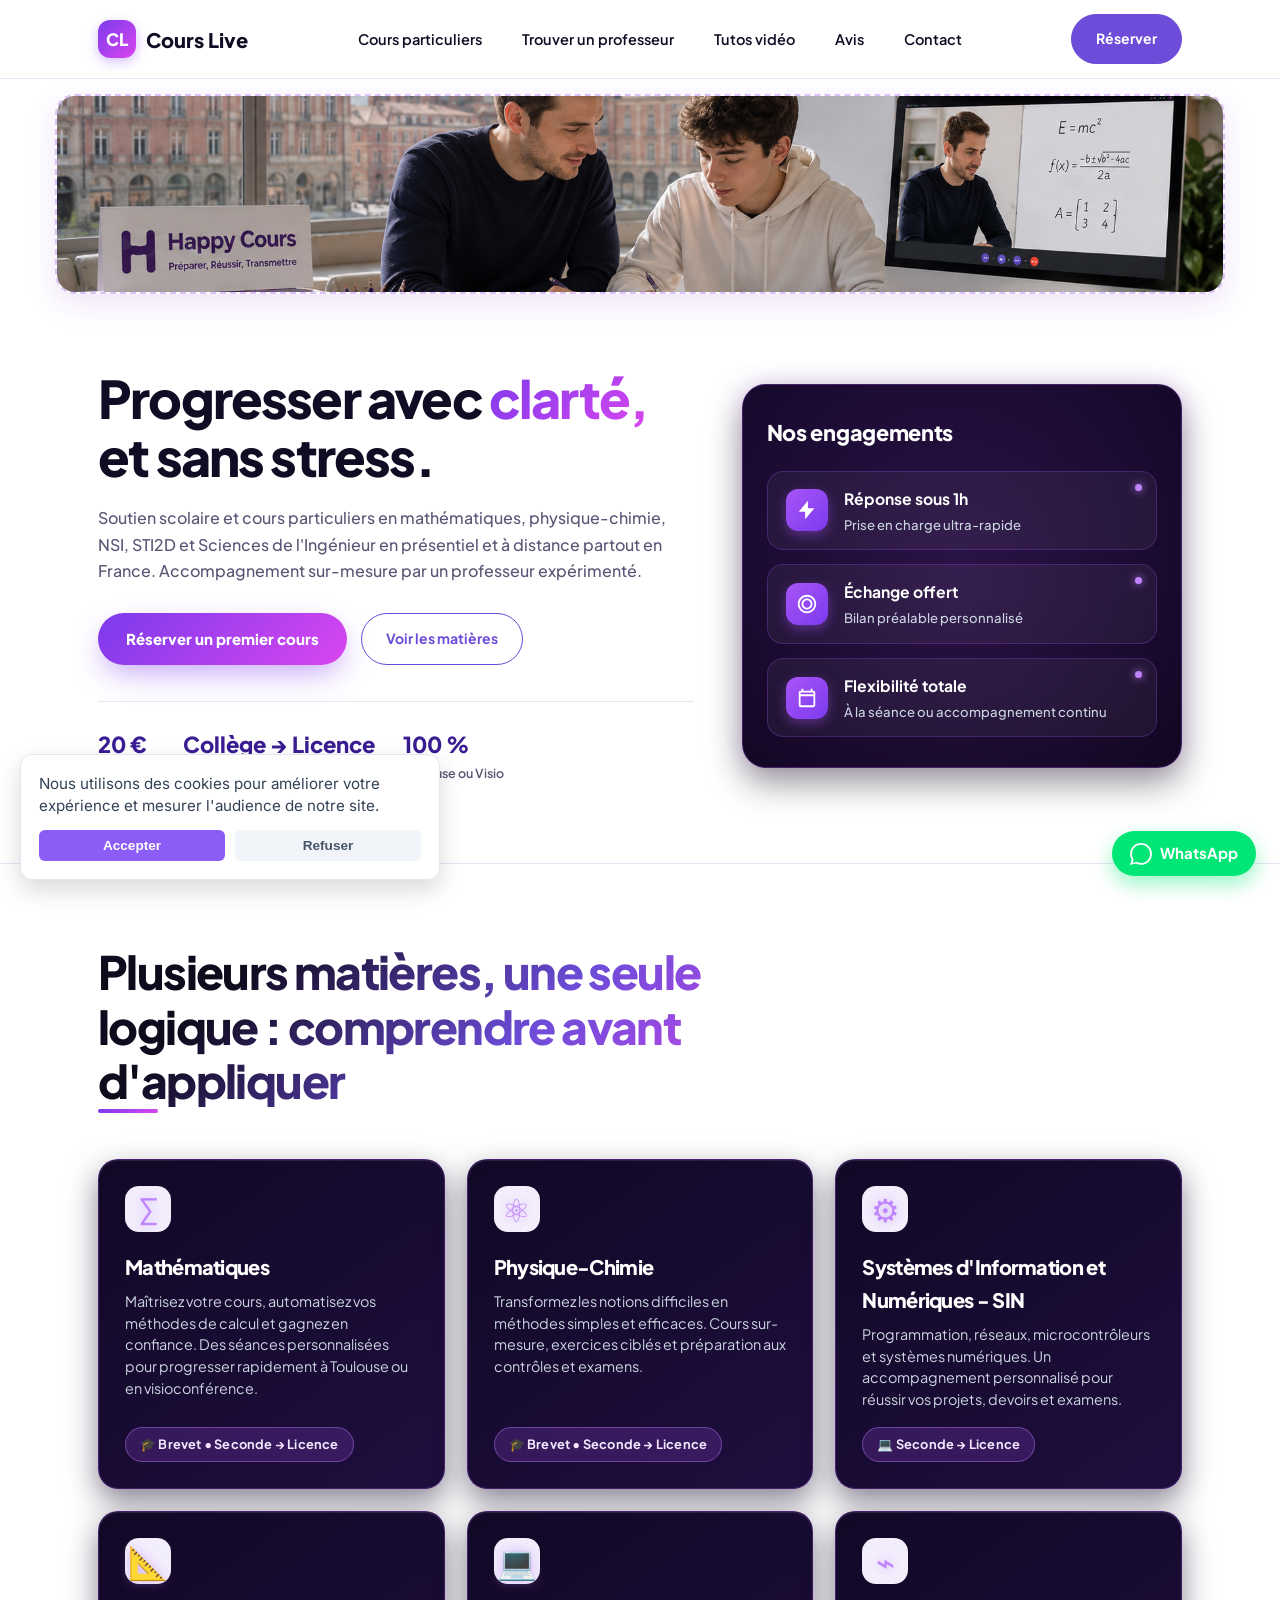
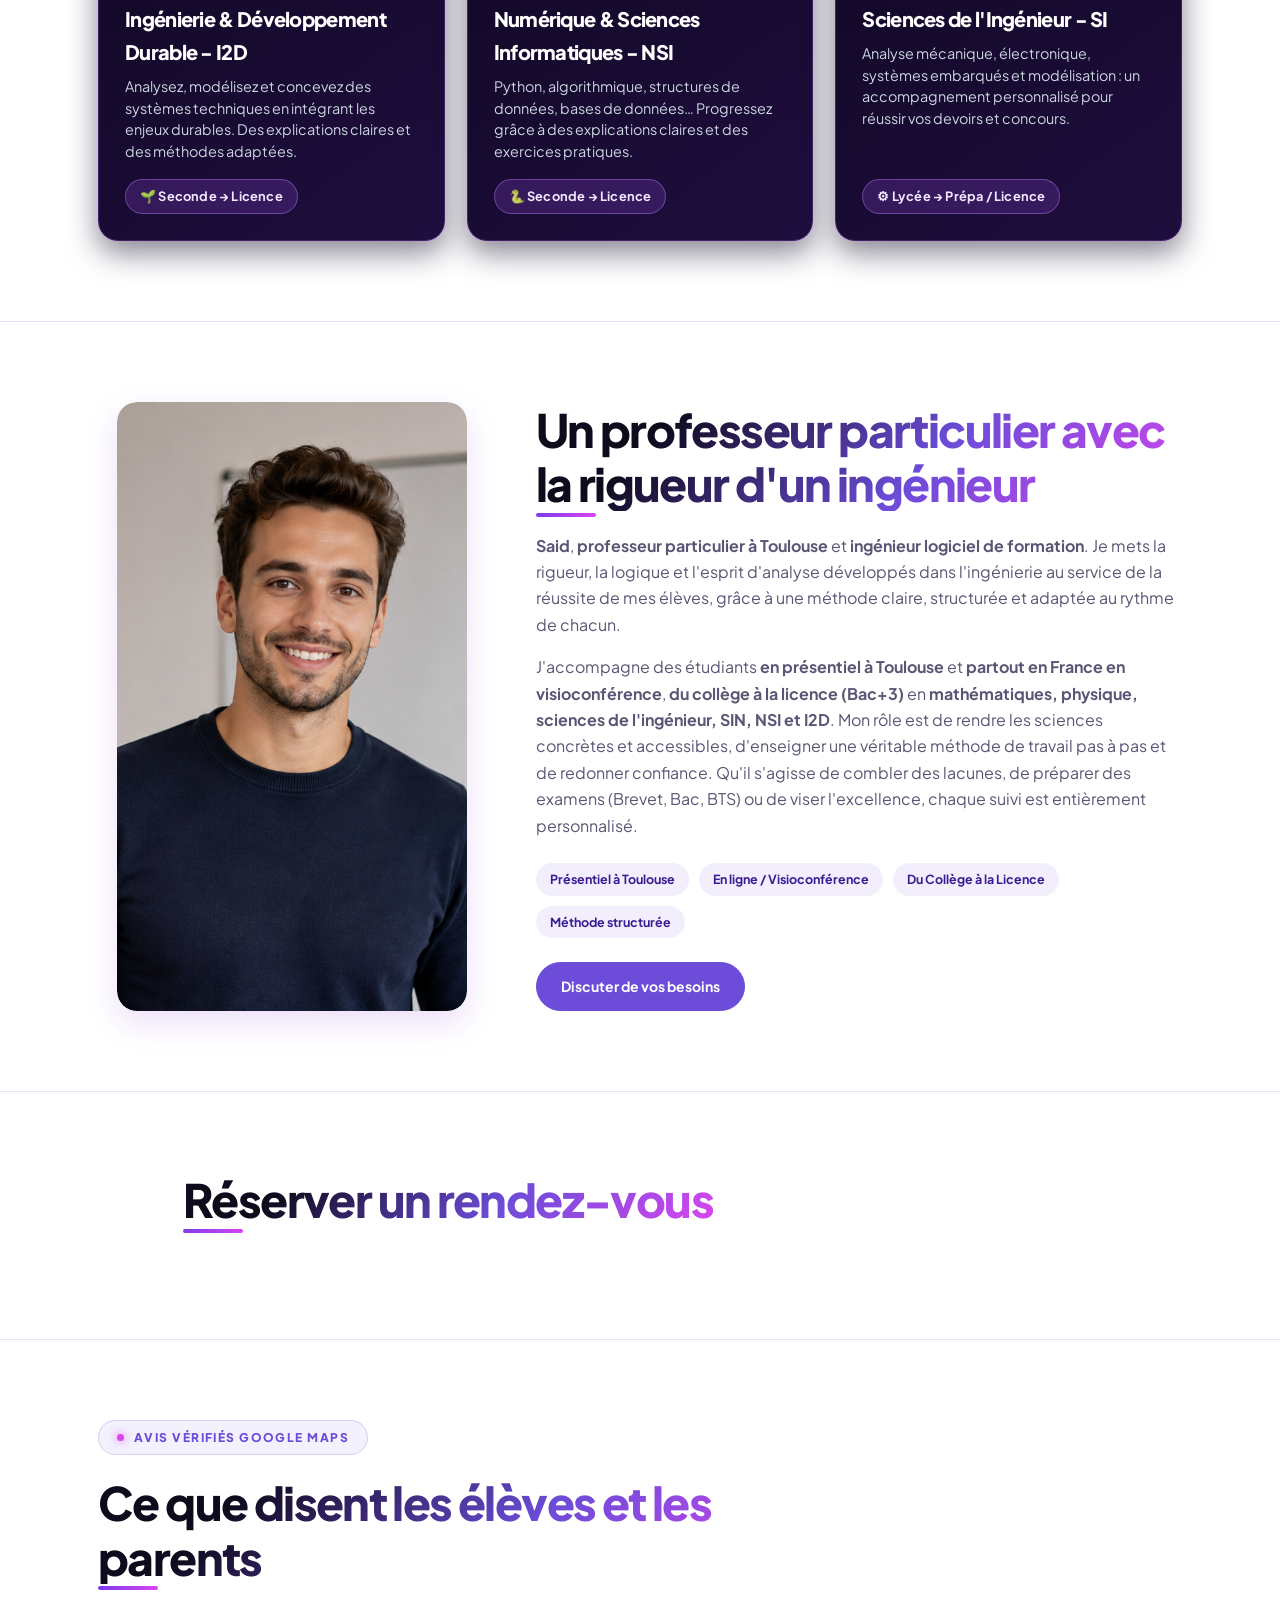
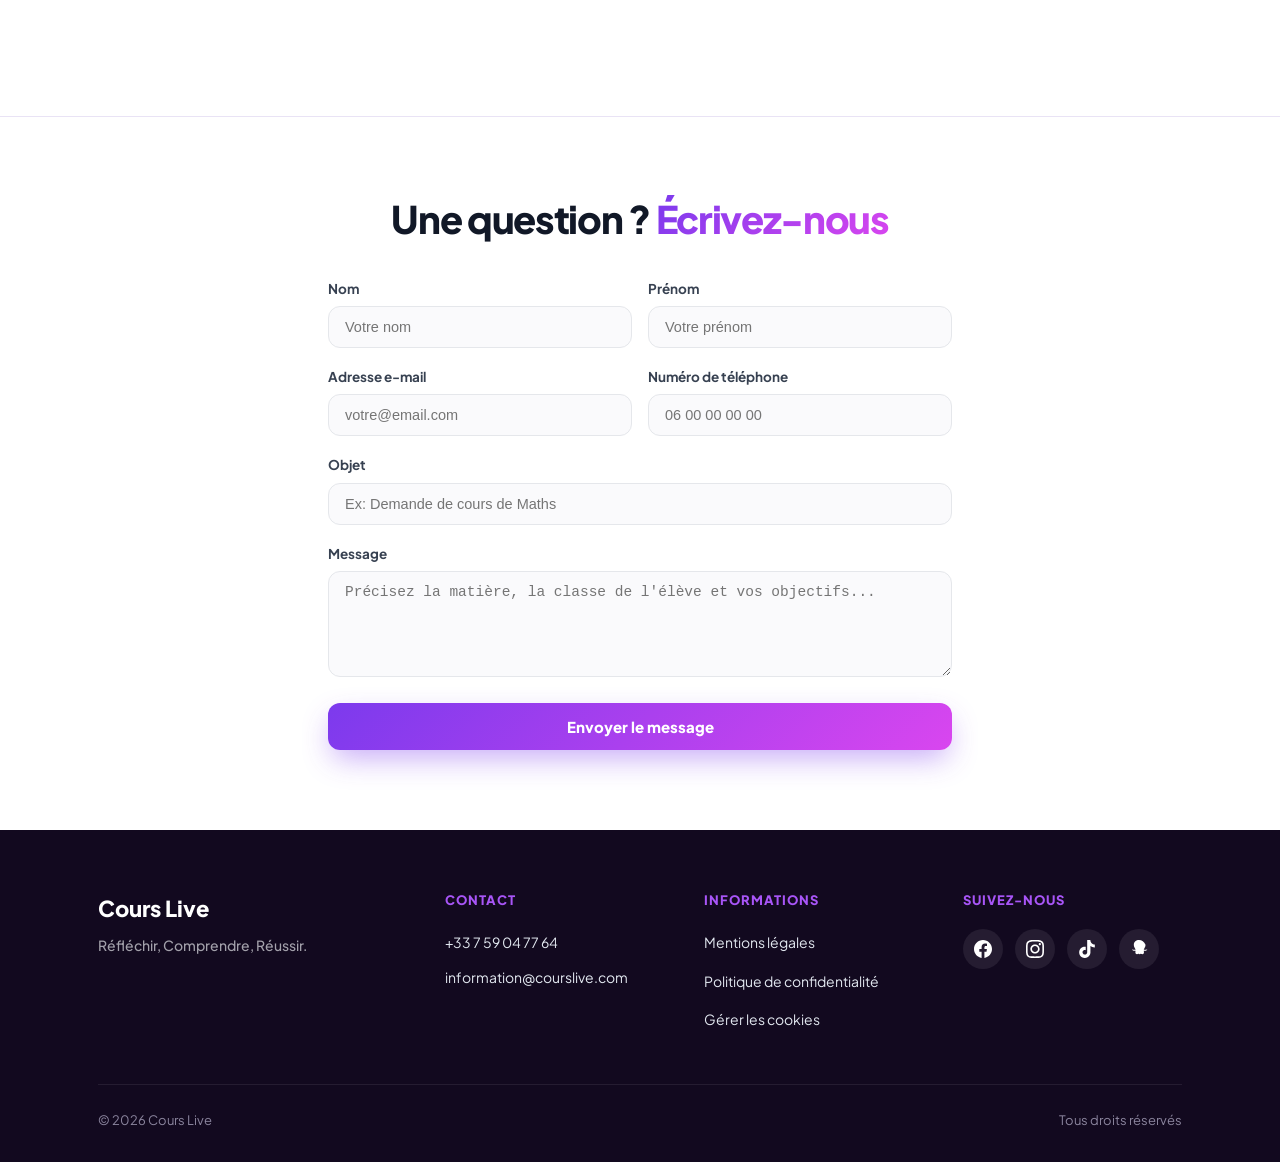
<file: index.html>
<!DOCTYPE html>
<html lang="fr" dir="ltr">
<head>
  <!-- MÉTADONNÉES TECHNIQUES ET ENCODAGE -->
  <meta charset="UTF-8">
  <meta name="viewport" content="width=device-width, initial-scale=1.0">

  <!-- FAVICON / LOGO CL DANS L'ONGLET DU NAVIGATEUR -->
  <link rel="icon" type="image/png" href="Logo_Cours_Live.png">
  <link rel="shortcut icon" type="image/png" href="Logo_Cours_Live.png">
  <link rel="apple-touch-icon" sizes="180x180" href="Logo_Cours_Live.png">
  
  <!-- ÉTAPE 1 : OPTIMISATION TITRE & DESCRIPTION (LOCAL TOULOUSE + NATIONAL VISIO) -->
  <title>Cours Particuliers Maths, Physique, NSI & SI | Toulouse & En Ligne | Cours Live</title>
  <meta name="description" content="Cours particuliers et soutien scolaire en Mathématiques, Physique-Chimie, NSI, STI2D et SI. En présentiel à Toulouse ou en ligne partout en France par un ingénieur diplômé.">
  <meta name="keywords" content="cours particuliers toulouse, cours particuliers en ligne, cours maths toulouse, cours maths visio, soutien scolaire toulouse, physique chimie toulouse, sciences de l ingenieur, STI2D, NSI python, BTS, prepa">
  <meta name="robots" content="index, follow, max-image-preview:large, max-snippet:-1, max-video-preview:-1">
  <link rel="canonical" href="https://courslive.com/">

  <!-- BALISES DE LANGUES (HREFLANG) POUR LE MULTILINGUE -->
  <link rel="alternate" hreflang="fr" href="https://courslive.com/" />
  <link rel="alternate" hreflang="en" href="https://courslive.com/?lang=en" />
  <link rel="alternate" hreflang="es" href="https://courslive.com/?lang=es" />
  <link rel="alternate" hreflang="x-default" href="https://courslive.com/" />

  <!-- LIAISON DU FICHIER CSS EXTERNE -->
  <link rel="stylesheet" href="style.css">

  <!-- INCLUSION DES POLICES GOOGLE FONTS -->
  <link rel="preconnect" href="https://fonts.googleapis.com">
  <link rel="preconnect" href="https://fonts.gstatic.com" crossorigin>
  <link href="https://fonts.googleapis.com/css2?family=Plus+Jakarta+Sans:wght@500;600;700;800;900&family=Inter:wght@400;500;600;700&display=swap" rel="stylesheet">

  <!-- DONNÉES STRUCTURÉES SCHEMA.ORG ENRICHIES (SEO LOCAL TOULOUSE + NATIONAL) -->
  <script type="application/ld+json">
  {
    "@context": "https://schema.org",
    "@type": "EducationalOrganization",
    "name": "Cours Live",
    "url": "https://courslive.com/",
    "logo": "https://courslive.com/photo-profile.png",
    "description": "Cours particuliers à distance partout en France et en présentiel à Toulouse en mathématiques, physique, NSI, STI2D et SI du collège au supérieur.",
    "areaServed": [
      { "@type": "City", "name": "Paris" },
      { "@type": "City", "name": "Lyon" },
      { "@type": "City", "name": "Marseille" },
      { "@type": "City", "name": "Toulouse" },
      { "@type": "City", "name": "Bordeaux" },
      { "@type": "City", "name": "Nice" },
      { "@type": "City", "name": "Nantes" },
      { "@type": "City", "name": "Strasbourg" },
      { "@type": "City", "name": "Montpellier" },
      { "@type": "City", "name": "Rennes" },
      { "@type": "City", "name": "Lille" },
      { "@type": "City", "name": "Casablanca" },
      { "@type": "City", "name": "Rabat" },
      { "@type": "City", "name": "Marrakech" },
      { "@type": "City", "name": "Fès" },
      { "@type": "City", "name": "Tanger" },
      { "@type": "City", "name": "Agadir" },
      { "@type": "City", "name": "Meknès" },
      { "@type": "City", "name": "Oujda" },
      { "@type": "Country", "name": "France" },
      { "@type": "Country", "name": "Maroc" }
    ],
    "address": {
      "@type": "PostalAddress",
      "addressLocality": "Toulouse",
      "addressRegion": "Occitanie",
      "addressCountry": "FR"
    },
    "telephone": "+33759047764",
    "email": "information@courslive.com",
    "priceRange": "20€ - 30€",
    "sameAs": [
      "https://www.facebook.com/CoursliveFr/"
    ],
    "hasOfferCatalog": {
      "@type": "OfferCatalog",
      "name": "Cours particuliers et soutien scolaire",
      "itemListElement": [
        {
          "@type": "Offer",
          "itemOffered": {
            "@type": "Service",
            "name": "Cours particuliers de Mathématiques à Toulouse et en ligne"
          }
        },
        {
          "@type": "Offer",
          "itemOffered": {
            "@type": "Service",
            "name": "Cours particuliers de Physique-Chimie à Toulouse et en ligne"
          }
        },
        {
          "@type": "Offer",
          "itemOffered": {
            "@type": "Service",
            "name": "Cours particuliers de NSI & Informatique Python"
          }
        },
        {
          "@type": "Offer",
          "itemOffered": {
            "@type": "Service",
            "name": "Cours particuliers de Sciences de l'Ingénieur & STI2D"
          }
        }
      ]
    }
  }
  </script>

  <!-- STYLES DÉDIÉS AUX POP-UPS, BANNIÈRE, ENGAGEMENTS ET CARTES -->
  <style>
    /* CADRAGE PLEIN FORMAT POUR L'IMAGE (SANS BLANC) */
    .top-banner {
      width: 100%;
      padding: 15px 0;
      margin: 0 auto;
    }

    .top-banner .wrap {
      max-width: 1200px;
      margin: 0 auto;
      padding: 0 15px;
    }

    .banner-frame {
      position: relative;
      width: 100%;
      height: 200px;
      border-radius: 20px;
      overflow: hidden;
      border: 2px dashed rgba(147, 51, 234, 0.3);
      box-shadow: 0 10px 30px rgba(126, 34, 206, 0.12);
      transition: all 0.4s cubic-bezier(0.165, 0.84, 0.44, 1);
      background: #ffffff;
    }

    .banner-frame:hover {
      transform: translateY(-4px);
      box-shadow: 0 20px 45px rgba(147, 51, 234, 0.25);
      border-color: rgba(168, 85, 247, 0.6);
    }

    .banner-img {
      width: 100%;
      height: 100%;
      object-fit: cover;
      object-position: center;
      display: block;
      transition: transform 0.6s cubic-bezier(0.165, 0.84, 0.44, 1);
    }

    .banner-frame:hover .banner-img {
      transform: scale(1.03);
    }

    .banner-frame::after {
      content: '';
      position: absolute;
      top: 0;
      left: -150%;
      width: 100%;
      height: 100%;
      background: linear-gradient(
        90deg,
        transparent,
        rgba(255, 255, 255, 0.35),
        transparent
      );
      transform: skewX(-20deg);
      transition: none;
      pointer-events: none;
    }

    .banner-frame:hover::after {
      left: 150%;
      transition: all 0.85s ease-in-out;
    }

    /* OPTIMISATION ET PLEIN CADRE POUR LA PHOTO A PROPOS */
    .photo-container-apropos {
      position: relative;
      width: 100%;
      height: 100%;
      min-height: 420px;
      border-radius: 20px;
      overflow: hidden;
      box-shadow: 0 12px 32px rgba(126, 34, 206, 0.15);
      background: #f8fafc;
      display: flex;
      flex-direction: column;
    }

    .profile-img-apropos {
      width: 100%;
      height: 100%;
      object-fit: cover;
      object-position: center;
      display: block;
      flex: 1;
    }

    /* BANNIÈRE COOKIES */
    .cookie-banner {
      position: fixed;
      bottom: 20px;
      left: 20px;
      right: 20px;
      max-width: 420px;
      background: #ffffff;
      border: 1px solid #e2e8f0;
      border-radius: 12px;
      padding: 18px;
      box-shadow: 0 10px 25px rgba(0,0,0,0.15);
      z-index: 99999;
      display: none;
      font-family: 'Inter', sans-serif;
    }

    .cookie-banner.active {
      display: block !important;
    }

    .cookie-banner p {
      font-size: 0.95rem;
      color: #334155;
      margin: 0 0 14px 0;
      line-height: 1.4;
    }

    .cookie-btns {
      display: flex;
      gap: 10px;
    }

    .cookie-btn {
      flex: 1;
      padding: 8px 12px;
      border-radius: 6px;
      font-size: 0.85rem;
      font-weight: 600;
      cursor: pointer;
      text-align: center;
      border: none;
    }

    .cookie-accept {
      background-color: #8b5cf6;
      color: #ffffff;
    }

    .cookie-refuse {
      background-color: #f1f5f9;
      color: #475569;
    }

    /* POP-UP MESSAGE ENVOYÉ */
    .form-popup {
      position: fixed;
      top: 50%;
      left: 50%;
      transform: translate(-50%, -50%);
      width: 90%;
      max-width: 400px;
      background: #ffffff;
      border: 2px solid #8b5cf6;
      border-radius: 16px;
      padding: 28px 24px;
      box-shadow: 0 20px 40px rgba(139, 92, 246, 0.3);
      z-index: 100000;
      display: none;
      text-align: center;
      font-family: 'Inter', sans-serif;
      animation: fadeIn 0.3s ease-out;
      cursor: pointer;
    }

    .form-popup.active {
      display: block !important;
    }

    .form-popup p {
      font-size: 1.05rem;
      color: #6d28d9;
      margin: 0;
      line-height: 1.5;
    }

    .form-popup p strong {
      color: #6d28d9;
      font-size: 1.2rem;
    }

    @keyframes fadeIn {
      from {
        opacity: 0;
        transform: translate(-50%, -46%);
      }
      to {
        opacity: 1;
        transform: translate(-50%, -50%);
      }
    }

    /* ANIMATION ET DYNAMISME SECTION ENGAGEMENTS */
    .engagements-dynamic-wrap {
      position: relative;
      background: linear-gradient(160deg, #120626 0%, #0d031a 100%);
      border-radius: 24px;
      padding: 30px 24px;
      border: 1px solid rgba(168, 85, 247, 0.35);
      box-shadow: 0 15px 35px rgba(0, 0, 0, 0.4), 0 0 25px rgba(168, 85, 247, 0.2);
      animation: floatContainer 5s ease-in-out infinite alternate;
      overflow: hidden;
    }

    @keyframes floatContainer {
      0% { transform: translateY(0px); box-shadow: 0 15px 35px rgba(0, 0, 0, 0.4), 0 0 20px rgba(147, 51, 234, 0.2); }
      100% { transform: translateY(-8px); box-shadow: 0 25px 45px rgba(0, 0, 0, 0.5), 0 0 35px rgba(168, 85, 247, 0.4); }
    }

    .engagements-bg-glow {
      position: absolute;
      top: -50%;
      left: -50%;
      width: 200%;
      height: 200%;
      background: radial-gradient(circle, rgba(168, 85, 247, 0.18) 0%, transparent 60%);
      animation: pulseGlow 4s ease-in-out infinite alternate;
      pointer-events: none;
    }

    @keyframes pulseGlow {
      0% { opacity: 0.4; transform: scale(0.95); }
      100% { opacity: 0.9; transform: scale(1.05); }
    }

    .eng-title {
      font-family: 'Plus Jakarta Sans', sans-serif;
      color: #ffffff;
      font-size: 1.35rem;
      font-weight: 800;
      margin: 0 0 20px 0;
      position: relative;
      z-index: 2;
    }

    .eng-cards-container {
      display: flex;
      flex-direction: column;
      gap: 14px;
      position: relative;
      z-index: 2;
    }

    .eng-card-ultra {
      position: relative;
      display: flex;
      align-items: center;
      gap: 16px;
      background: rgba(255, 255, 255, 0.05);
      border: 1px solid rgba(168, 85, 247, 0.25);
      border-radius: 16px;
      padding: 14px 18px;
      backdrop-filter: blur(8px);
      overflow: hidden;
      animation: shimmerEngage 4s infinite linear;
    }

    .eng-card-ultra::after {
      content: '';
      position: absolute;
      top: 0;
      left: -150%;
      width: 100%;
      height: 100%;
      background: linear-gradient(90deg, transparent, rgba(255, 255, 255, 0.12), transparent);
      transform: skewX(-20deg);
      animation: engShimmerLoop 4s infinite;
    }

    @keyframes engShimmerLoop {
      0% { left: -150%; }
      35% { left: 150%; }
      100% { left: 150%; }
    }

    .eng-icon-box {
      width: 42px;
      height: 42px;
      border-radius: 12px;
      background: linear-gradient(135deg, #a855f7 0%, #7c3aed 100%);
      display: flex;
      align-items: center;
      justify-content: center;
      box-shadow: 0 4px 12px rgba(168, 85, 247, 0.4);
      flex-shrink: 0;
    }

    .eng-icon-box svg {
      width: 22px;
      height: 22px;
      fill: #ffffff;
    }

    .eng-text-box h4 {
      margin: 0;
      color: #ffffff;
      font-family: 'Plus Jakarta Sans', sans-serif;
      font-size: 0.98rem;
      font-weight: 700;
    }

    .eng-text-box p {
      margin: 2px 0 0 0;
      color: #cbd5e1;
      font-size: 0.82rem;
    }

    .eng-badge-pulse {
      position: absolute;
      top: 12px;
      right: 14px;
      width: 7px;
      height: 7px;
      border-radius: 50%;
      background-color: #c084fc;
      box-shadow: 0 0 8px #c084fc;
      animation: dotPulse 1.8s infinite alternate;
    }

    @keyframes dotPulse {
      0% { transform: scale(0.8); opacity: 0.5; }
      100% { transform: scale(1.4); opacity: 1; box-shadow: 0 0 12px #c084fc; }
    }

    /* MATIÈRES : CARTES VIOLETTES DYNAMIQUES & MISE EN FORME NIVEAUX */
    .cards3 .card {
      position: relative;
      overflow: hidden;
      display: flex;
      flex-direction: column;
      justify-content: space-between;
      min-height: 330px;
      border-radius: 20px;
      border: 1px solid rgba(168, 85, 247, 0.3);
      background: linear-gradient(145deg, #120826 0%, #1e0e3e 100%);
      padding: 26px;
      box-shadow: 0 12px 30px rgba(18, 8, 38, 0.5), inset 0 1px 1px rgba(255, 255, 255, 0.1);
      animation: cardPulseMotionViolet 4s ease-in-out infinite alternate;
      transition: transform 0.3s cubic-bezier(0.165, 0.84, 0.44, 1), box-shadow 0.3s ease, border-color 0.3s ease;
    }

    .cards3 .card h3 {
      color: #ffffff;
      font-family: 'Plus Jakarta Sans', sans-serif;
      font-size: 1.25rem;
      font-weight: 800;
      margin: 12px 0 8px 0;
    }

    .cards3 .card p {
      color: #cbd5e1;
      font-size: 0.9rem;
      line-height: 1.5;
    }

    .cards3 .card .icon {
      font-size: 2rem;
      color: #c084fc;
      text-shadow: 0 0 12px rgba(192, 132, 252, 0.5);
    }

    .cards3 .card:nth-child(2n) { animation-delay: 0.7s; }
    .cards3 .card:nth-child(3n) { animation-delay: 1.4s; }

    @keyframes cardPulseMotionViolet {
      0% {
        transform: translateY(0px);
        box-shadow: 0 10px 28px rgba(18, 8, 38, 0.4);
        border-color: rgba(168, 85, 247, 0.3);
      }
      50% {
        transform: translateY(-5px);
        box-shadow: 0 18px 38px rgba(168, 85, 247, 0.25);
        border-color: rgba(192, 132, 252, 0.6);
      }
      100% {
        transform: translateY(0px);
        box-shadow: 0 10px 28px rgba(18, 8, 38, 0.4);
        border-color: rgba(168, 85, 247, 0.3);
      }
    }

    .cards3 .card::before {
      content: '';
      position: absolute;
      top: 0;
      left: -150%;
      width: 100%;
      height: 100%;
      background: linear-gradient(90deg, transparent, rgba(192, 132, 252, 0.12), transparent);
      transform: skewX(-20deg);
      animation: shimmerLoopViolet 5s infinite;
      pointer-events: none;
    }

    @keyframes shimmerLoopViolet {
      0% { left: -150%; }
      30% { left: 150%; }
      100% { left: 150%; }
    }

    .cards3 .card .icon,
    .cards3 .card h3,
    .cards3 .card p,
    .cards3 .card .level-badge-front {
      transition: opacity 0.25s ease, transform 0.25s ease;
    }

    /* BADGES ET MISE EN FORME DES NIVEAUX SUR LE RECTO */
    .level-badge-front {
      display: inline-flex;
      align-items: center;
      gap: 6px;
      align-self: flex-start;
      margin-top: 16px;
      padding: 6px 14px;
      background: rgba(168, 85, 247, 0.2);
      border: 1px solid rgba(192, 132, 252, 0.4);
      color: #f3e8ff;
      font-family: 'Plus Jakarta Sans', sans-serif;
      font-size: 0.8rem;
      font-weight: 700;
      border-radius: 20px;
      letter-spacing: 0.2px;
      backdrop-filter: blur(4px);
    }

    .cards3 .card:hover .icon,
    .cards3 .card:hover h3,
    .cards3 .card:hover p,
    .cards3 .card:hover .level-badge-front,
    .cards3 .card.touch-active .icon,
    .cards3 .card.touch-active h3,
    .cards3 .card.touch-active p,
    .cards3 .card.touch-active .level-badge-front {
      opacity: 0;
      transform: translateY(-6px);
    }

    /* OVERLAY AU SURVOL DES CARTES (VERSO) */
    .card-overlay {
      position: absolute;
      inset: 0;
      background: linear-gradient(135deg, #2e1065 0%, #0f051d 100%);
      color: #ffffff;
      display: flex;
      flex-direction: column;
      align-items: center;
      justify-content: center;
      padding: 24px 20px;
      text-align: center;
      opacity: 0;
      visibility: hidden;
      transition: opacity 0.3s ease, visibility 0.3s ease;
      z-index: 10;
      border-radius: inherit;
    }

    .cards3 .card:hover .card-overlay,
    .cards3 .card:focus-within .card-overlay,
    .cards3 .card.touch-active .card-overlay {
      opacity: 1;
      visibility: visible;
    }

    .card-overlay h4 {
      font-family: 'Plus Jakarta Sans', sans-serif;
      font-size: 1.2rem;
      font-weight: 800;
      color: #ffffff;
      margin: 0 0 6px 0;
    }

    .card-overlay h5 {
      font-family: 'Inter', sans-serif;
      font-size: 0.9rem;
      font-weight: 600;
      color: #e9d5ff;
      margin: 0 0 14px 0;
    }

    /* MISE EN FORME SPÉCIFIQUE DES NIVEAUX DANS L'OVERLAY */
    .level-pills-container {
      display: flex;
      flex-wrap: wrap;
      justify-content: center;
      gap: 6px;
      margin-bottom: 20px;
      max-width: 95%;
    }

    .level-pill {
      background: rgba(168, 85, 247, 0.25);
      border: 1px solid rgba(216, 180, 254, 0.4);
      color: #f3e8ff;
      font-size: 0.78rem;
      font-weight: 700;
      padding: 4px 10px;
      border-radius: 12px;
      font-family: 'Plus Jakarta Sans', sans-serif;
    }

    .card-overlay .btn-reserve-matiere {
      display: flex;
      align-items: center;
      justify-content: center;
      width: 210px;
      height: 46px;
      background: linear-gradient(135deg, #a855f7 0%, #7c3aed 100%);
      color: #ffffff !important;
      border-radius: 10px;
      font-family: 'Plus Jakarta Sans', sans-serif;
      font-size: 0.92rem;
      font-weight: 800;
      text-decoration: none;
      box-shadow: 0 6px 18px rgba(124, 58, 237, 0.4);
      transition: transform 0.2s ease, box-shadow 0.2s ease;
    }

    .card-overlay .btn-reserve-matiere:hover {
      transform: translateY(-2px);
      box-shadow: 0 10px 25px rgba(168, 85, 247, 0.6);
    }
  </style>
</head>

<body>

  <!-- EN-TÊTE / NAVIGATION STICKY -->
  <header>
    <div class="wrap nav">
      <a href="index.html" class="logo" aria-label="Retour à l'accueil Cours Live">
        <span class="logo-mark" aria-hidden="true">CL</span>
        Cours Live
      </a>

      <nav aria-label="Navigation principale">
        <ul id="navList">
          <li><a href="#cours">Cours particuliers</a></li>
          <li><a href="trouver-un-prof.html">Trouver un professeur</a></li>
          <li><a href="formations.html" class="nav-highlight">Tutos vidéo</a></li>
          <li><a href="#avis">Avis</a></li>
          <li><a href="#contact">Contact</a></li>
        </ul>
      </nav>

      <div class="nav-actions">
        <a href="#reserver" class="btn btn-solid">Réserver</a>
        <button class="menu-toggle" id="menuToggle" aria-label="Ouvrir le menu mobile">☰</button>
      </div>
    </div>
  </header>

  <!-- BANNIÈRE VISUELLE TOP -->
  <section class="top-banner" aria-label="Bannière principale">
    <div class="wrap">
      <div class="banner-frame">
        <img src="banniere-cours-live.png" alt="Cours Live - Cours particuliers de Maths et Sciences à Toulouse et en ligne" class="banner-img">
      </div>
    </div>
  </section>

  <!-- CONTENU PRINCIPAL DE LA PAGE -->
  <main id="contenu">

    <!-- HERO SECTION -->
    <section class="hero" id="accueil">
      <div class="wrap hero-grid">
        
        <div class="hero-content">
          <h1>Progresser avec <span class="accent">clarté, </span>et sans stress.</h1>
          <p class="lede">Soutien scolaire et cours particuliers en mathématiques, physique-chimie, NSI, STI2D et Sciences de l'Ingénieur en présentiel et à distance partout en France. Accompagnement sur-mesure par un professeur expérimenté.</p>
          
          <div class="hero-ctas">
            <a href="#reserver" class="btn btn-glam">Réserver un premier cours</a>
            <a href="#cours" class="btn">Voir les matières</a>
          </div>

          <div class="stat-row">
            <div class="stat"><div class="num">20 €</div><div class="label">par heure</div></div>
            <div class="stat"><div class="num">Collège → Licence</div><div class="label">niveaux couverts</div></div>
            <div class="stat"><div class="num">100 %</div><div class="label">Toulouse ou Visio</div></div>
          </div>
        </div>

        <!-- BLOC ENGAGEMENTS AVEC MOUVEMENT ET VIOLET NEON -->
        <div class="engagements-dynamic-wrap">
          <div class="engagements-bg-glow"></div>
          
          <h3 class="eng-title">Nos engagements</h3>

          <div class="eng-cards-container">
            <div class="eng-card-ultra">
              <div class="eng-badge-pulse"></div>
              <div class="eng-icon-box">
                <svg viewBox="0 0 24 24"><path d="M13 2L3 14h7v8l10-12h-7z"/></svg>
              </div>
              <div class="eng-text-box">
                <h4>Réponse sous 1h</h4>
                <p>Prise en charge ultra-rapide</p>
              </div>
            </div>

            <div class="eng-card-ultra">
              <div class="eng-badge-pulse"></div>
              <div class="eng-icon-box">
                <svg viewBox="0 0 24 24"><path d="M12 2C6.48 2 2 6.48 2 12s4.48 10 10 10 10-4.48 10-10S17.52 2 12 2zm0 18c-4.42 0-8-3.58-8-8s3.58-8 8-8 8 3.58 8 8-3.58 8-8 8zm0-14c-3.31 0-6 2.69-6 6s2.69 6 6 6 6-2.69 6-6-2.69-6-6-6zm0 10c-2.21 0-4-1.79-4-4s1.79-4 4-4 4 1.79 4 4-1.79 4-4 4z"/></svg>
              </div>
              <div class="eng-text-box">
                <h4>Échange offert</h4>
                <p>Bilan préalable personnalisé</p>
              </div>
            </div>

            <div class="eng-card-ultra">
              <div class="eng-badge-pulse"></div>
              <div class="eng-icon-box">
                <svg viewBox="0 0 24 24"><path d="M19 4h-1V2h-2v2H8V2H6v2H5c-1.11 0-1.99.9-1.99 2L3 20c0 1.1.89 2 2 2h14c1.1 0 2-.9 2-2V6c0-1.1-.9-2-2-2zm0 16H5V10h14v10zm0-12H5V6h14v2z"/></svg>
              </div>
              <div class="eng-text-box">
                <h4>Flexibilité totale</h4>
                <p>À la séance ou accompagnement continu</p>
              </div>
            </div>
          </div>
        </div>

      </div>
    </section>

    <hr class="divider">

    <!-- SECTION MATIÈRES EN VIOLET AVEC NIVEAUX STYLISÉS -->
    <section id="cours">
      <div class="wrap">

        <div class="section-head">
          <h2><span class="gradient-text title-underline">Plusieurs matières, une seule logique : comprendre avant d'appliquer</span></h2>
        </div>

        <div class="cards3">
          <!-- CARD 1 -->
          <article class="card">
            <div>
              <div class="icon" aria-hidden="true">∑</div>
              <h3>Mathématiques</h3>
              <p>Maîtrisez votre cours, automatisez vos méthodes de calcul et gagnez en confiance. Des séances personnalisées pour progresser rapidement à Toulouse ou en visioconférence.</p>
            </div>
            <div class="level-badge-front">🎓 Brevet • Seconde → Licence</div>
            <div class="card-overlay">
              <h4>Mathématiques</h4>
              <h5>Progressez avec méthode</h5>
              <div class="level-pills-container">
                <span class="level-pill">Brevet</span>
                <span class="level-pill">Seconde</span>
                <span class="level-pill">Première</span>
                <span class="level-pill">Terminale</span>
                <span class="level-pill">BTS</span>
                <span class="level-pill">Prépa</span>
                <span class="level-pill">Licence</span>
              </div>
              <a href="#reserver" class="btn-reserve-matiere">Réserver une séance</a>
            </div>
          </article>
          
          <!-- CARD 2 -->
          <article class="card">
            <div>
              <div class="icon" aria-hidden="true">⚛</div>
              <h3>Physique-Chimie</h3>
              <p>Transformez les notions difficiles en méthodes simples et efficaces. Cours sur-mesure, exercices ciblés et préparation aux contrôles et examens.</p>
            </div>
            <div class="level-badge-front">🎓 Brevet • Seconde → Licence</div>
            <div class="card-overlay">
              <h4>Physique-Chimie</h4>
              <h5>Comprenez, raisonnez et réussissez</h5>
              <div class="level-pills-container">
                <span class="level-pill">Brevet</span>
                <span class="level-pill">Seconde</span>
                <span class="level-pill">Première</span>
                <span class="level-pill">Terminale</span>
                <span class="level-pill">BTS</span>
                <span class="level-pill">Prépa</span>
                <span class="level-pill">Licence</span>
              </div>
              <a href="#reserver" class="btn-reserve-matiere">Réserver une séance</a>
            </div>
          </article>
          
          <!-- CARD 3 -->
          <article class="card">
            <div>
              <div class="icon" aria-hidden="true">⚙</div>
              <h3>Systèmes d'Information et Numériques - SIN</h3>
              <p>Programmation, réseaux, microcontrôleurs et systèmes numériques. Un accompagnement personnalisé pour réussir vos projets, devoirs et examens.</p>
            </div>
            <div class="level-badge-front">💻 Seconde → Licence</div>
            <div class="card-overlay">
              <h4>Systèmes Numériques (SIN)</h4>
              <h5>Progressez en informatique</h5>
              <div class="level-pills-container">
                <span class="level-pill">Seconde</span>
                <span class="level-pill">Première</span>
                <span class="level-pill">Terminale</span>
                <span class="level-pill">BTS</span>
                <span class="level-pill">Prépa</span>
                <span class="level-pill">Licence</span>
              </div>
              <a href="#reserver" class="btn-reserve-matiere">Réserver une séance</a>
            </div>
          </article>
          
          <!-- CARD 4 -->
          <article class="card">
            <div>
              <div class="icon" aria-hidden="true">📐</div>
              <h3>Ingénierie & Développement Durable - I2D</h3>
              <p>Analysez, modélisez et concevez des systèmes techniques en intégrant les enjeux durables. Des explications claires et des méthodes adaptées.</p>
            </div>
            <div class="level-badge-front">🌱 Seconde → Licence</div>
            <div class="card-overlay">
              <h4>Ingénierie & I2D</h4>
              <h5>Concevez des solutions durables</h5>
              <div class="level-pills-container">
                <span class="level-pill">Seconde</span>
                <span class="level-pill">Première</span>
                <span class="level-pill">Terminale</span>
                <span class="level-pill">BTS</span>
                <span class="level-pill">Prépa</span>
                <span class="level-pill">Licence</span>
              </div>
              <a href="#reserver" class="btn-reserve-matiere">Réserver une séance</a>
            </div>
          </article>
          
          <!-- CARD 5 -->
          <article class="card">
            <div>
              <div class="icon" aria-hidden="true">💻</div>
              <h3>Numérique & Sciences Informatiques - NSI</h3>
              <p>Python, algorithmique, structures de données, bases de données… Progressez grâce à des explications claires et des exercices pratiques.</p>
            </div>
            <div class="level-badge-front">🐍 Seconde → Licence</div>
            <div class="card-overlay">
              <h4>Informatique & NSI</h4>
              <h5>Apprenez à programmer</h5>
              <div class="level-pills-container">
                <span class="level-pill">Seconde</span>
                <span class="level-pill">Première</span>
                <span class="level-pill">Terminale</span>
                <span class="level-pill">BTS</span>
                <span class="level-pill">Prépa</span>
                <span class="level-pill">Licence</span>
              </div>
              <a href="#reserver" class="btn-reserve-matiere">Réserver une séance</a>
            </div>
          </article>
          
          <!-- CARD 6 -->
          <article class="card">
            <div>
              <div class="icon" aria-hidden="true">⌁</div>
              <h3>Sciences de l'Ingénieur - SI</h3>
              <p>Analyse mécanique, électronique, systèmes embarqués et modélisation : un accompagnement personnalisé pour réussir vos devoirs et concours.</p>
            </div>
            <div class="level-badge-front">⚙ Lycée → Prépa / Licence</div>
            <div class="card-overlay">
              <h4>Sciences de l'Ingénieur</h4>
              <h5>Développez votre raisonnement</h5>
              <div class="level-pills-container">
                <span class="level-pill">Seconde</span>
                <span class="level-pill">Première</span>
                <span class="level-pill">Terminale</span>
                <span class="level-pill">BTS</span>
                <span class="level-pill">Prépa</span>
                <span class="level-pill">Licence</span>
              </div>
              <a href="#reserver" class="btn-reserve-matiere">Réserver une séance</a>
            </div>
          </article>
        </div>

      </div>
    </section>

    <hr class="divider">

    <!-- SECTION À PROPOS -->
    <section id="apropos">
      <div class="wrap about-grid">
        <div class="photo-container-apropos">
          <img src="photo-profile.png" alt="Said — Professeur particulier de maths et sciences à Toulouse et en ligne" class="profile-img-apropos">
        </div>
          
        <div class="about-copy">
          <h2><span class="gradient-text title-underline">Un professeur particulier avec la rigueur d'un ingénieur</span></h2>
          
          <p style="margin-top: 22px;">
          <strong>Said</strong>, <strong>professeur particulier à Toulouse</strong> et <strong>ingénieur logiciel de formation</strong>. Je mets la rigueur, la logique et l'esprit d'analyse développés dans l'ingénierie au service de la réussite de mes élèves, grâce à une méthode claire, structurée et adaptée au rythme de chacun.
          </p>
          
          <p>
            J'accompagne des étudiants <strong>en présentiel à Toulouse</strong> et <strong>partout en France en visioconférence</strong>, <strong>du collège à la licence (Bac+3)</strong> en <strong>mathématiques, physique, sciences de l'ingénieur, SIN, NSI et I2D</strong>. Mon rôle est de rendre les sciences concrètes et accessibles, d'enseigner une véritable méthode de travail pas à pas et de redonner confiance. Qu'il s'agisse de combler des lacunes, de préparer des examens (Brevet, Bac, BTS) ou de viser l'excellence, chaque suivi est entièrement personnalisé.
          </p>  
          <div class="tag-row">
            <span class="tag">Présentiel à Toulouse</span>
            <span class="tag">En ligne / Visioconférence</span>
            <span class="tag">Du Collège à la Licence</span>
            <span class="tag">Méthode structurée</span>
          </div>
          
          <a href="#contact" class="btn btn-solid">Discuter de vos besoins</a>
        </div>
      </div>
    </section>

    <hr class="divider">

    <!-- SECTION RESERVATION -->
    <section id="reserver">
      <div class="wrap">
        <div class="section-head">
          <h2><span class="gradient-text title-underline">Réserver un rendez-vous</span></h2>
        </div>
        <!-- Cal inline embed code begins -->
        <div style="width:100%;height:100%;overflow:scroll" id="my-cal-inline-cours-live"></div>
        <script type="text/javascript">
          (function (C, A, L) { let p = function (a, ar) { a.q.push(ar); }; let d = C.document; C.Cal = C.Cal || function () { let cal = C.Cal; let ar = arguments; if (!cal.loaded) { cal.ns = {}; cal.q = cal.q || []; d.head.appendChild(d.createElement("script")).src = A; cal.loaded = true; } if (ar[0] === L) { const api = function () { p(api, arguments); }; const namespace = ar[1]; api.q = api.q || []; if(typeof namespace === "string"){cal.ns[namespace] = cal.ns[namespace] || api;p(cal.ns[namespace], ar);p(cal, ["initNamespace", namespace]);} else p(cal, ar); return;} p(cal, ar); }; })(window, "https://app.cal.eu/embed/embed.js", "init");
        Cal("init", "cours-live", {origin:"https://app.cal.eu"});
        Cal.config = Cal.config || {};
        Cal.config.forwardQueryParams = true;

          Cal.ns["cours-live"]("inline", {
            elementOrSelector:"#my-cal-inline-cours-live",
            config: {"layout":"month_view","useSlotsViewOnSmallScreen":"true"},
            calLink: "cours-live/cours-live",
          });

          Cal.ns["cours-live"]("ui", {"hideEventTypeDetails":false,"layout":"month_view"});
          </script>
          <!-- Cal inline embed code ends -->
        </div>
      </div>
    </section>

    <hr class="divider">

    <!-- SECTION AVIS GOOGLE MAPS (WIDGET ELFSIGHT) -->
    <section id="avis">
      <div class="wrap">
        <div class="section-head">
          <div class="eyebrow">Avis vérifiés Google Maps</div>
          <h2><span class="gradient-text title-underline">Ce que disent les élèves et les parents</span></h2>
        </div>

        <!-- Widget Elfsight dynamique -->
        <script src="https://elfsightcdn.com/platform.js" async></script>
        <div class="elfsight-app-15a8b34e-9d12-4e80-a5f9-ce352ae59167" data-elfsight-app-lazy></div>
      </div>
    </section>

    <hr class="divider">

    <!-- SECTION CONTACT CONNECTÉE À GMAIL -->
    <section class="contact-section" id="contact">
      <div class="wrap contact-container-centered">
        
        <div class="contact-header">
          <h2>Une question ? <span>Écrivez-nous</span></h2>
        </div>

        <form class="contact-form" id="contactForm" action="https://formsubmit.co/happy.cours.2026@gmail.com" method="POST">
          <input type="hidden" name="_captcha" value="false">
          <input type="hidden" name="_template" value="table">
          
          <div class="form-row">
            <div class="form-group">
              <label for="nom">Nom</label>
              <input type="text" id="nom" name="nom" placeholder="Votre nom" required>
            </div>
            <div class="form-group">
              <label for="prenom">Prénom</label>
              <input type="text" id="prenom" name="prenom" placeholder="Votre prénom" required>
            </div>
          </div>

          <div class="form-row">
            <div class="form-group">
              <label for="email">Adresse e-mail</label>
              <input type="email" id="email" name="email" placeholder="votre@email.com" required>
            </div>
            <div class="form-group">
              <label for="telephone">Numéro de téléphone</label>
              <input type="tel" id="telephone" name="telephone" placeholder="06 00 00 00 00">
            </div>
          </div>

          <div class="form-group">
            <label for="objet">Objet</label>
            <input type="text" id="objet" name="_subject" placeholder="Ex: Demande de cours de Maths" required>
          </div>

          <div class="form-group">
            <label for="message">Message</label>
            <textarea id="message" name="message" rows="5" placeholder="Précisez la matière, la classe de l'élève et vos objectifs..." required></textarea>
          </div>

          <button type="submit" class="btn btn-glam btn-submit">Envoyer le message</button>
        </form>

      </div>
    </section>

  </main>

  <!-- FOOTER -->
  <footer class="exact-footer">
    <div class="wrap">
      <div class="footer-grid-4">
        <div>
          <div class="footer-brand-title">Cours Live</div>
          <div class="footer-brand-sub">Réfléchir, Comprendre, Réussir.</div>
        </div>

        <div>
          <div class="footer-col-title">CONTACT</div>
          <ul class="footer-links">
            <li style="margin-bottom: 8px;"><a href="tel:+33759047764">+33 7 59 04 77 64</a></li>
            <li><a href="mailto:information@courslive.com">information@courslive.com</a></li>
          </ul>
        </div>

        <div>
          <div class="footer-col-title">INFORMATIONS</div>
          <ul class="footer-links">
            <li><a href="mentions-legales.html">Mentions légales</a></li>
            <li><a href="politique-confidentialite.html">Politique de confidentialité</a></li>
            <li><a href="#" id="openCookieBanner">Gérer les cookies</a></li>
          </ul>
        </div>

        <div>
          <div class="footer-col-title">SUIVEZ-NOUS</div>
          <div class="social-circle-list">
            <a href="https://www.facebook.com/CoursliveFr/" class="social-circle" aria-label="Facebook">
              <svg viewBox="0 0 24 24"><path d="M24 12.073c0-6.627-5.373-12-12-12s-12 5.373-12 12c0 5.99 4.388 10.954 10.125 11.854v-8.385H7.078v-3.47h3.047V9.43c0-3.007 1.792-4.669 4.533-4.669 1.312 0 2.686.235 2.686.235v2.953H15.83c-1.491 0-1.956.925-1.956 1.874v2.25h3.328l-.532 3.47h-2.796v8.385C19.612 23.027 24 18.062 24 12.073z"/></svg>
            </a>
            <a href="https://www.instagram.com/cours.live/" class="social-circle" aria-label="Instagram">
              <svg viewBox="0 0 24 24"><path d="M12 2.163c3.204 0 3.584.012 4.85.07 3.252.148 4.771 1.691 4.919 4.919.058 1.265.069 1.645.069 4.849 0 3.205-.012 3.584-.069 4.849-.149 3.225-1.664 4.771-4.919 4.919-1.266.058-1.644.07-4.85.07-3.204 0-3.584-.012-4.849-.07-3.26-.149-4.771-1.699-4.919-4.92-.058-1.265-.07-1.644-.07-4.849 0-3.204.013-3.583.07-4.849.149-3.227 1.664-4.771 4.919-4.919 1.266-.057 1.645-.069 4.849-.069zm0-2.163c-3.259 0-3.667.014-4.947.072-4.358.2-6.78 2.618-6.98 6.98-.059 1.281-.073 1.689-.073 4.948 0 3.259.014 3.668.072 4.948.2 4.358 2.618 6.78 6.98 6.98 1.281.058 1.689.072 4.948.072 3.259 0 3.668-.014 4.948-.072 4.354-.2 6.782-2.618 6.979-6.98.059-1.28.073-1.689.073-4.948 0-3.259-.014-3.667-.072-4.947-.196-4.354-2.617-6.78-6.979-6.98-1.281-.059-1.69-.073-4.949-.073zm0 5.838c-3.403 0-6.162 2.759-6.162 6.162s2.759 6.163 6.162 6.163 6.162-2.759 6.162-6.163c0-3.403-2.759-6.162-6.162-6.162zm0 10.162c-2.209 0-4-1.79-4-4 0-2.209 1.791-4 4-4s4 1.791 4 4c0 2.21-1.791 4-4 4zm6.406-11.845c-.796 0-1.441.645-1.441 1.44s.645 1.44 1.441 1.44c.795 0 1.439-.645 1.439-1.44s-.644-1.44-1.439-1.44z"/></svg>
            </a>
            <a href="#" class="social-circle" aria-label="TikTok">
              <svg viewBox="0 0 24 24"><path d="M12.525.02c1.31-.02 2.61-.01 3.91-.02.08 1.53.63 3.09 1.75 4.17 1.12 1.11 2.7 1.62 4.24 1.79v4.03c-1.44-.05-2.89-.35-4.2-.97-.57-.26-1.1-.59-1.62-.93-.01 2.92.01 5.84-.02 8.75-.08 1.4-.54 2.79-1.35 3.94-1.31 1.92-3.58 3.17-5.91 3.21-1.43.08-2.86-.31-4.08-1.03-2.02-1.19-3.44-3.37-3.65-5.71-.02-.5-.03-1-.01-1.49.18-1.9 1.12-3.72 2.58-4.96 1.66-1.44 3.98-2.13 6.15-1.72.02 1.48-.04 2.96-.04 4.44-.99-.32-2.15-.23-3.02.37-.82.57-1.31 1.56-1.29 2.57.01 1.01.55 1.97 1.38 2.51.84.55 1.94.66 2.87.3 1.02-.38 1.8-1.29 1.98-2.36.08-.62.06-1.25.06-1.88V.02z"/></svg>
            </a>
            <a href="https://www.snapchat.com/@courslive" class="social-circle" aria-label="Snapchat">
              <svg viewBox="0 0 24 24"><path d="M12.001 0c-3.834 0-6.902 2.545-6.902 6.47 0 2.37.942 3.86 1.761 5.16.27.43.513.82.68 1.18-.32.12-.87.26-1.57.26-1.12 0-2.15-.36-2.58-.52-.2-.08-.43.02-.5.22-.07.2-.01.42.15.54.91.73 2.18 1.15 3.57 1.15.28 0 .56-.02.83-.05-.09.34-.18.78-.22 1.25-.09.95-.08 1.8.31 2.38.38.56 1.05.8 1.93.8.35 0 .73-.04 1.14-.13.31-.07.61-.16.92-.25.3.36.75.64 1.37.64s1.07-.28 1.37-.64c.31.09.61.18.92.25.41.09.79.13 1.14.13.88 0 1.55-.24 1.93-.8.39-.58.4-1.43.31-2.38-.04-.47-.13-.91-.22-1.25.27.03.55.05.83.05 1.39 0 2.66-.42 3.57-1.15.16-.12.22-.34.15-.54-.07-.2-.3-.3-.5-.22-.43.16-1.46.52-2.58.52-.7 0-1.25-.14-1.57-.26.17-.36.41-.75.68-1.18.82-1.3 1.76-2.79 1.76-5.16C18.903 2.545 15.835 0 12.001 0z"/></svg>
            </a>
          </div>
        </div>
      </div>

      <div class="footer-bottom-bar">
        <div>© 2026 Cours Live</div>
        <div>Tous droits réservés</div>
      </div>
    </div>
  </footer>

  <!-- BOUTON FLOTTANT WHATSAPP -->
  <a href="https://wa.me/33759047764" id="whatsappBtn" class="whatsapp-exact-pill" target="_blank" rel="noopener" aria-label="WhatsApp">
    <svg viewBox="0 0 24 24">
      <path d="M.057 24l1.687-6.163c-1.041-1.804-1.588-3.849-1.587-5.946.003-6.556 5.338-11.891 11.893-11.891 3.181.001 6.167 1.24 8.413 3.488 2.245 2.248 3.481 5.236 3.48 8.414-.003 6.557-5.338 11.892-11.893 11.892-1.99-.001-3.951-.5-5.688-1.448l-6.305 1.654zm6.597-3.807c1.676.995 3.276 1.591 5.392 1.592 5.448 0 9.886-4.434 9.889-9.885.002-5.462-4.415-9.89-9.881-9.892-5.452 0-9.887 4.434-9.889 9.884-.001 2.225.651 3.891 1.746 5.634l-1.14 4.162 4.195-1.102z"/>
    </svg>
    <span>WhatsApp</span>
  </a>

  <!-- BOUTON FLOTTANT LAISSER UN AVIS -->
  <a href="avis.html" id="floatingReviewBtn" class="whatsapp-exact-pill review-violet-pill" target="_blank" rel="noopener" aria-label="Laisser un avis">
    <span style="font-size: 1.1em; line-height: 1;">★</span>
    <span>Laissez un avis</span>
  </a>

  <!-- BANNIÈRE DE COOKIES -->
  <div class="cookie-banner" id="cookieBanner">
    <p>Nous utilisons des cookies pour améliorer votre expérience et mesurer l'audience de notre site.</p>
    <div class="cookie-btns">
      <button class="cookie-btn cookie-accept" id="acceptCookies">Accepter</button>
      <button class="cookie-btn cookie-refuse" id="refuseCookies">Refuser</button>
    </div>
  </div>

  <!-- POP-UP CONFIRMATION MESSAGE ENVOYÉ -->
  <div class="form-popup" id="messagePopup">
    <p><strong>Message envoyé !</strong><br>Merci de nous avoir contactés, nous vous répondrons sous 1h.</p>
  </div>

  <!-- SCRIPTS JAVASCRIPT -->
  <script>
    document.addEventListener('DOMContentLoaded', () => {

      // 1. GESTIONNAIRE DE COOKIES
      const cookieBanner = document.getElementById('cookieBanner');
      const acceptBtn = document.getElementById('acceptCookies');
      const refuseBtn = document.getElementById('refuseCookies');
      const openCookieBanner = document.getElementById('openCookieBanner');

      const cookieChoice = localStorage.getItem('happy_cours_cookies');
      
      if (!cookieChoice && cookieBanner) {
        cookieBanner.classList.add('active');
      }

      if (acceptBtn) {
        acceptBtn.addEventListener('click', () => {
          localStorage.setItem('happy_cours_cookies', 'accepted');
          cookieBanner.classList.remove('active');
        });
      }

      if (refuseBtn) {
        refuseBtn.addEventListener('click', () => {
          localStorage.setItem('happy_cours_cookies', 'refused');
          cookieBanner.classList.remove('active');
        });
      }

      if (openCookieBanner) {
        openCookieBanner.addEventListener('click', (e) => {
          e.preventDefault();
          if (cookieBanner) cookieBanner.classList.add('active');
        });
      }

      // 2. SCROLL AUTOMATIQUE IMMÉDIAT VERS LA SECTION MATIÈRES (si pas d'ancre)
      if (!window.location.hash) {
        const coursSection = document.getElementById('cours');
        if (coursSection) {
          setTimeout(() => {
            coursSection.scrollIntoView({ behavior: 'smooth' });
          }, 100);
        }
      }

      // 3. SUPPORT TACTILE SUR MOBILE POUR LES CARTES
      const cards = document.querySelectorAll('.cards3 .card');
      cards.forEach(card => {
        card.addEventListener('touchstart', function() {
          cards.forEach(c => c.classList.remove('touch-active'));
          this.classList.add('touch-active');
        }, {passive: true});
      });

      // 4. MENU MOBILE
      const menuToggle = document.getElementById('menuToggle');
      const navList = document.getElementById('navList');
      if (menuToggle && navList) {
        menuToggle.addEventListener('click', () => {
          navList.classList.toggle('open');
        });
      }

      // 5. BOUTON FLOTTANT DYNAMIQUE (AVIS / WHATSAPP)
      const avisSection = document.getElementById('avis');
      const floatingBtn = document.getElementById('floatingReviewBtn');
      const whatsappBtn = document.getElementById('whatsappBtn');

      if (avisSection) {
        const observer = new IntersectionObserver((entries) => {
          entries.forEach(entry => {
            if (entry.isIntersecting) {
              if (whatsappBtn) whatsappBtn.classList.add('is-hidden');
              if (floatingBtn) floatingBtn.classList.add('is-visible');
            } else {
              if (whatsappBtn) whatsappBtn.classList.remove('is-hidden');
              if (floatingBtn) floatingBtn.classList.remove('is-visible');
            }
          });
        }, { threshold: 0.15 });

        observer.observe(avisSection);
      }

      // 6. ENVOI DU FORMULAIRE DE CONTACT PAR EMAIL
      const contactForm = document.getElementById('contactForm');
      const messagePopup = document.getElementById('messagePopup');
      let popupTimer;

      if (contactForm && messagePopup) {
        contactForm.addEventListener('submit', function(e) {
          e.preventDefault();
          const form = this;
          
          fetch(form.action, {
            method: 'POST',
            body: new FormData(form),
            headers: {
              'Accept': 'application/json'
            }
          }).then(response => {
            if (response.ok) {
              messagePopup.classList.add('active');
              form.reset();
              clearTimeout(popupTimer);
              popupTimer = setTimeout(() => {
                messagePopup.classList.remove('active');
              }, 4000);
            } else {
              alert("Erreur lors de l'envoi. Veuillez réessayer ou contacter directement par email.");
            }
          }).catch(error => {
            alert("Erreur réseau. Veuillez vérifier votre connexion.");
          });
        });

        messagePopup.addEventListener('click', () => {
          messagePopup.classList.remove('active');
          clearTimeout(popupTimer);
        });
      }
    });
  </script>
</body>
</html>
</file>
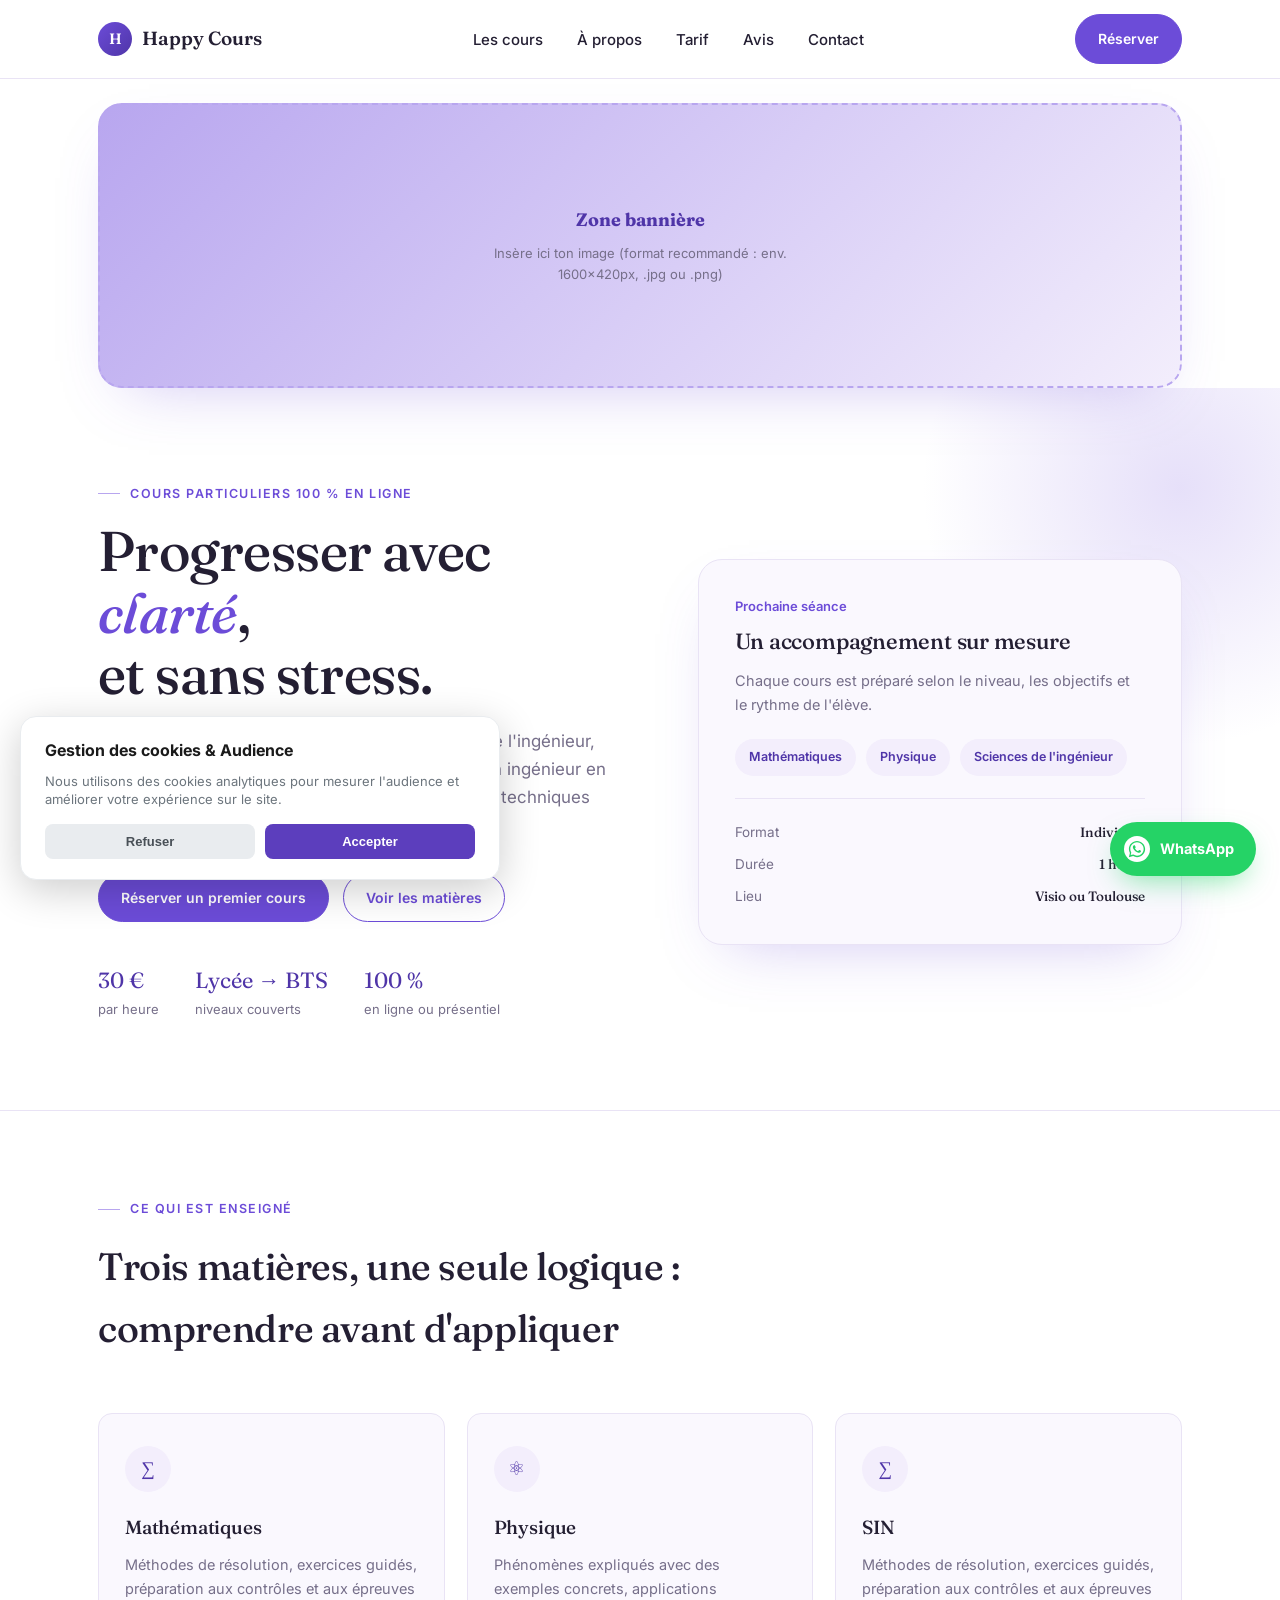
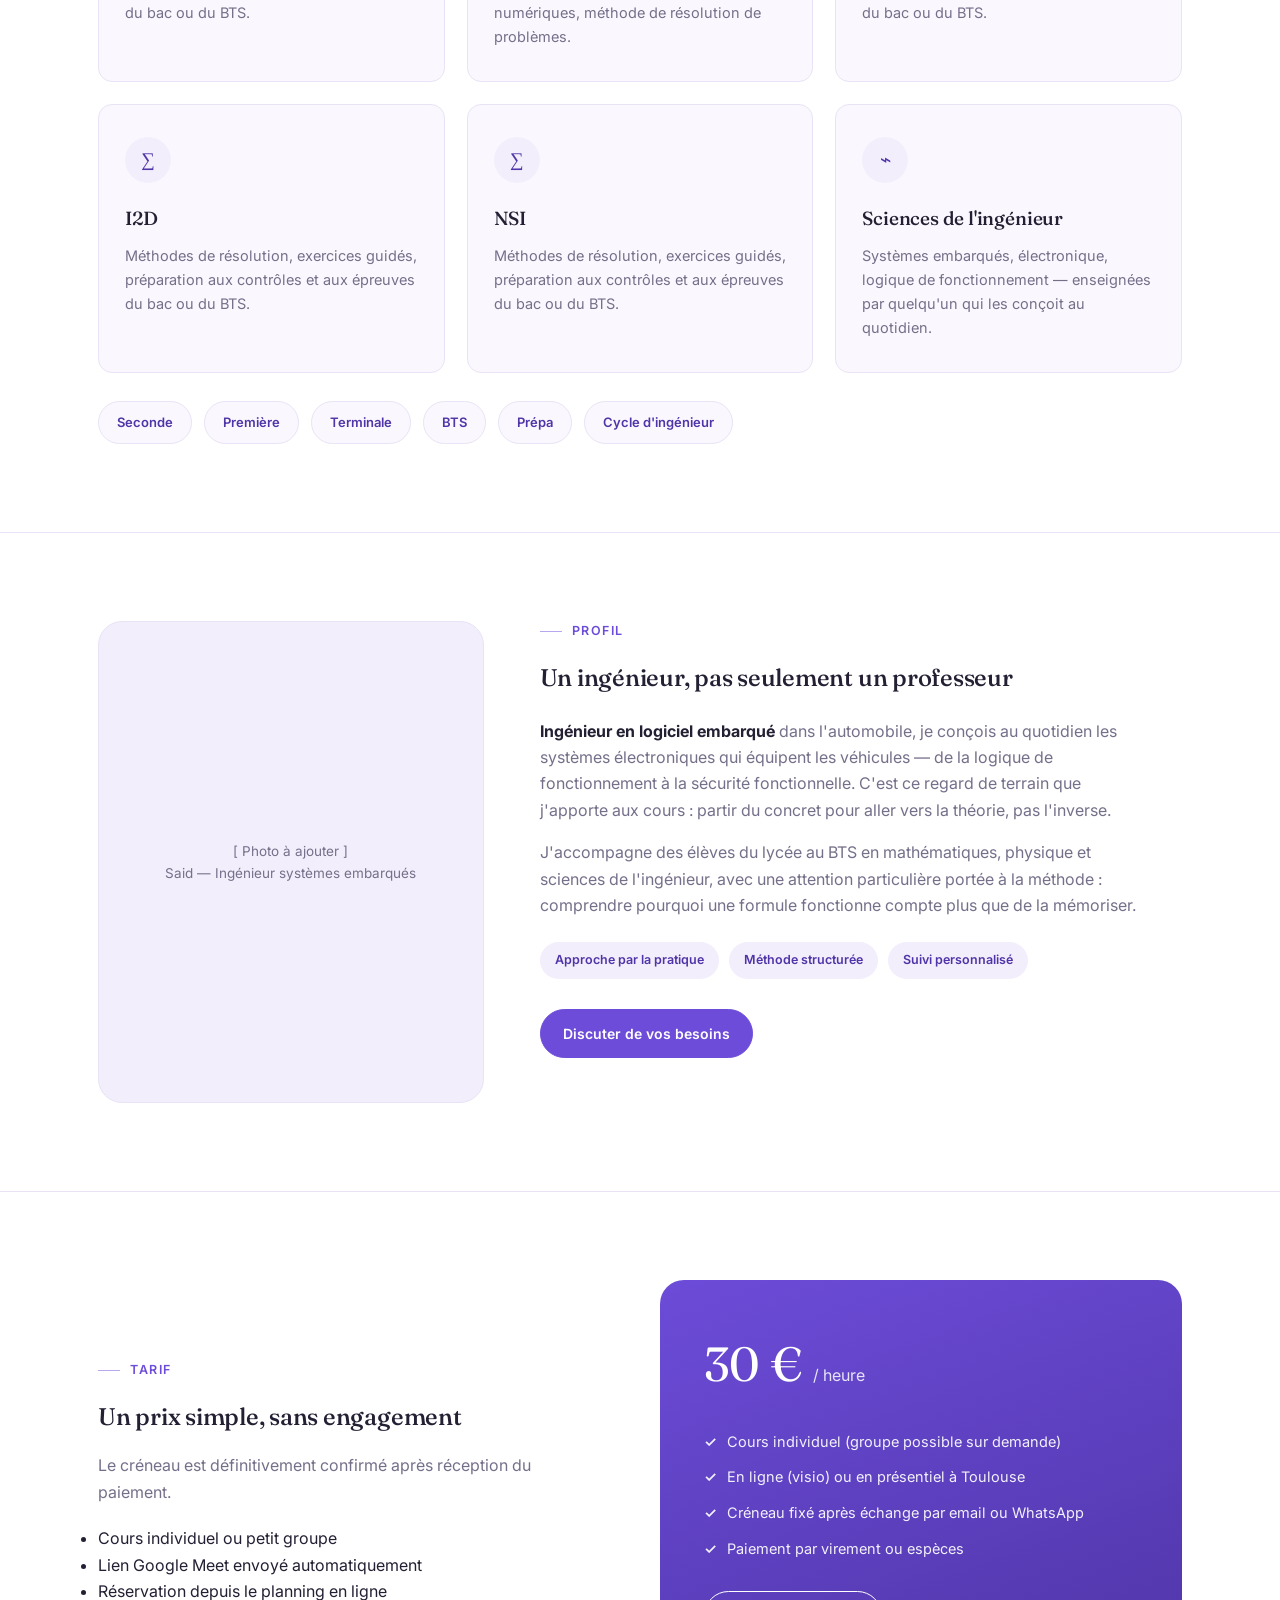
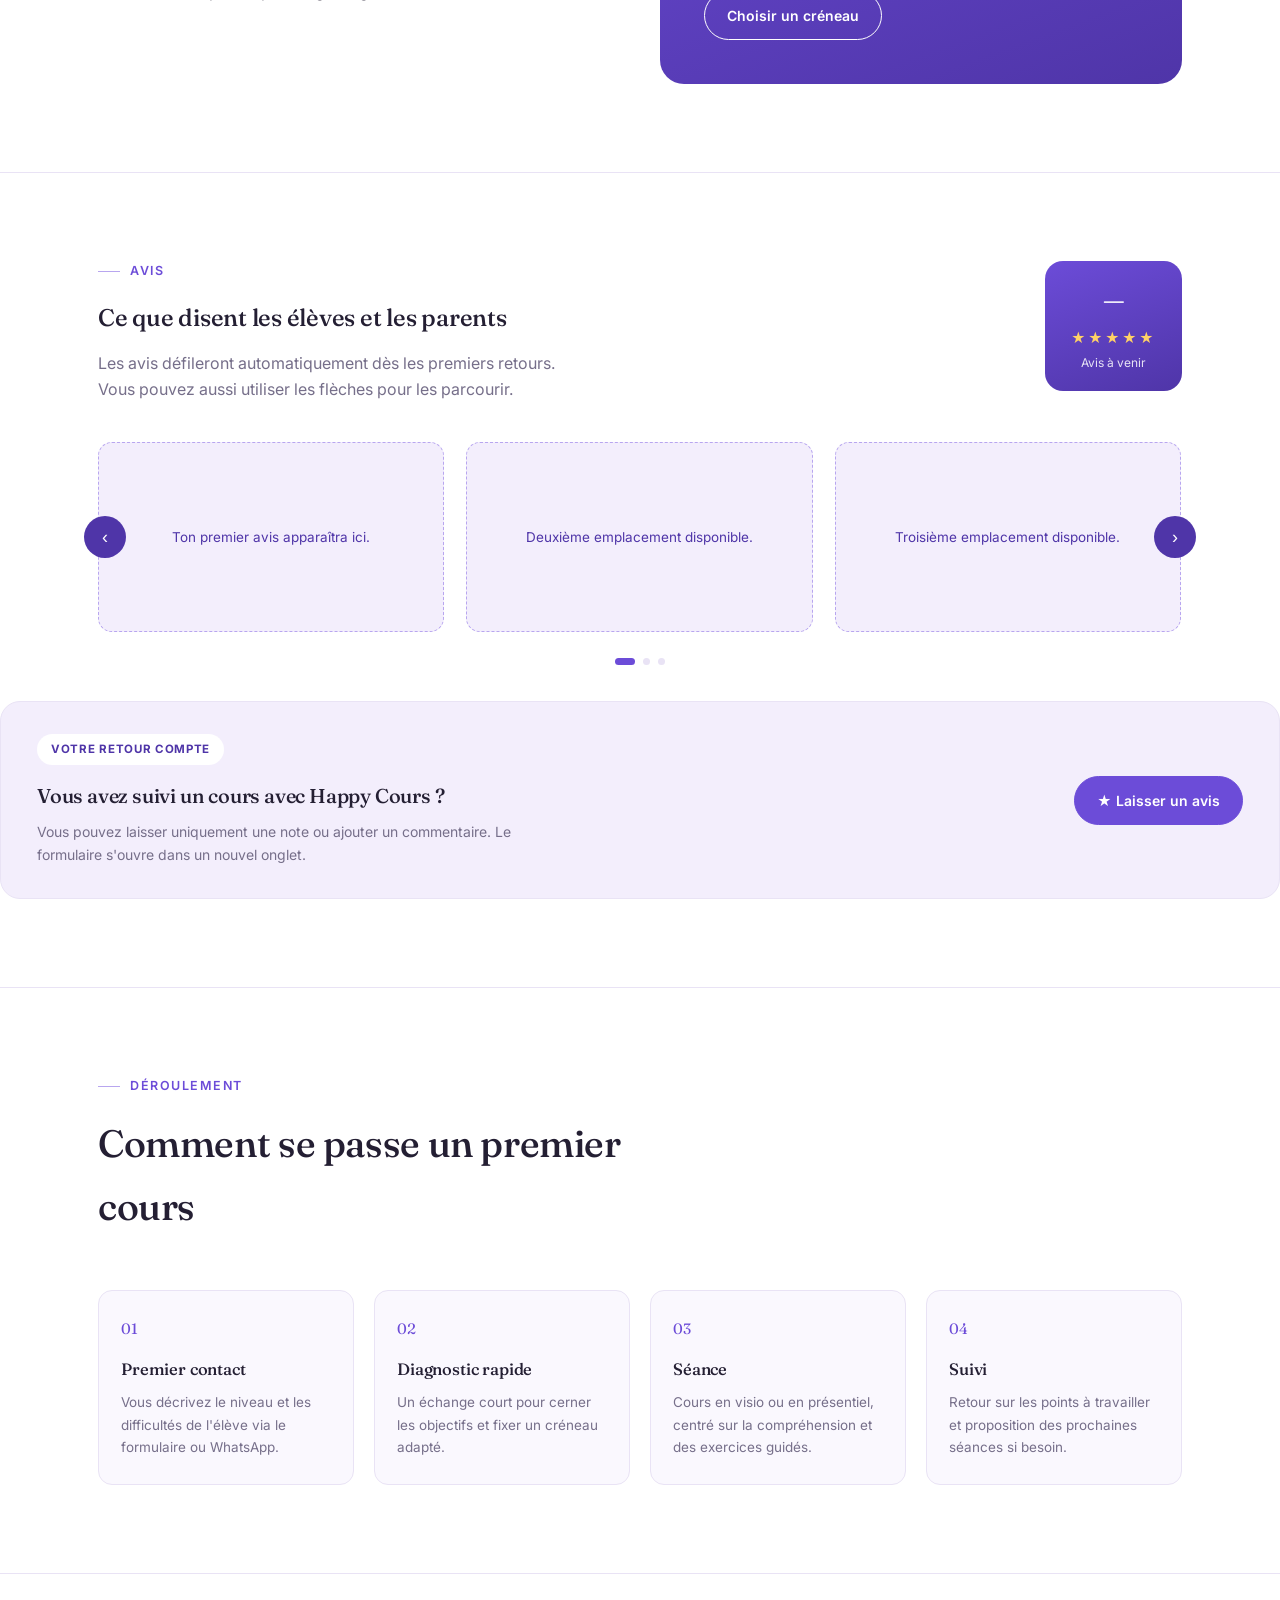
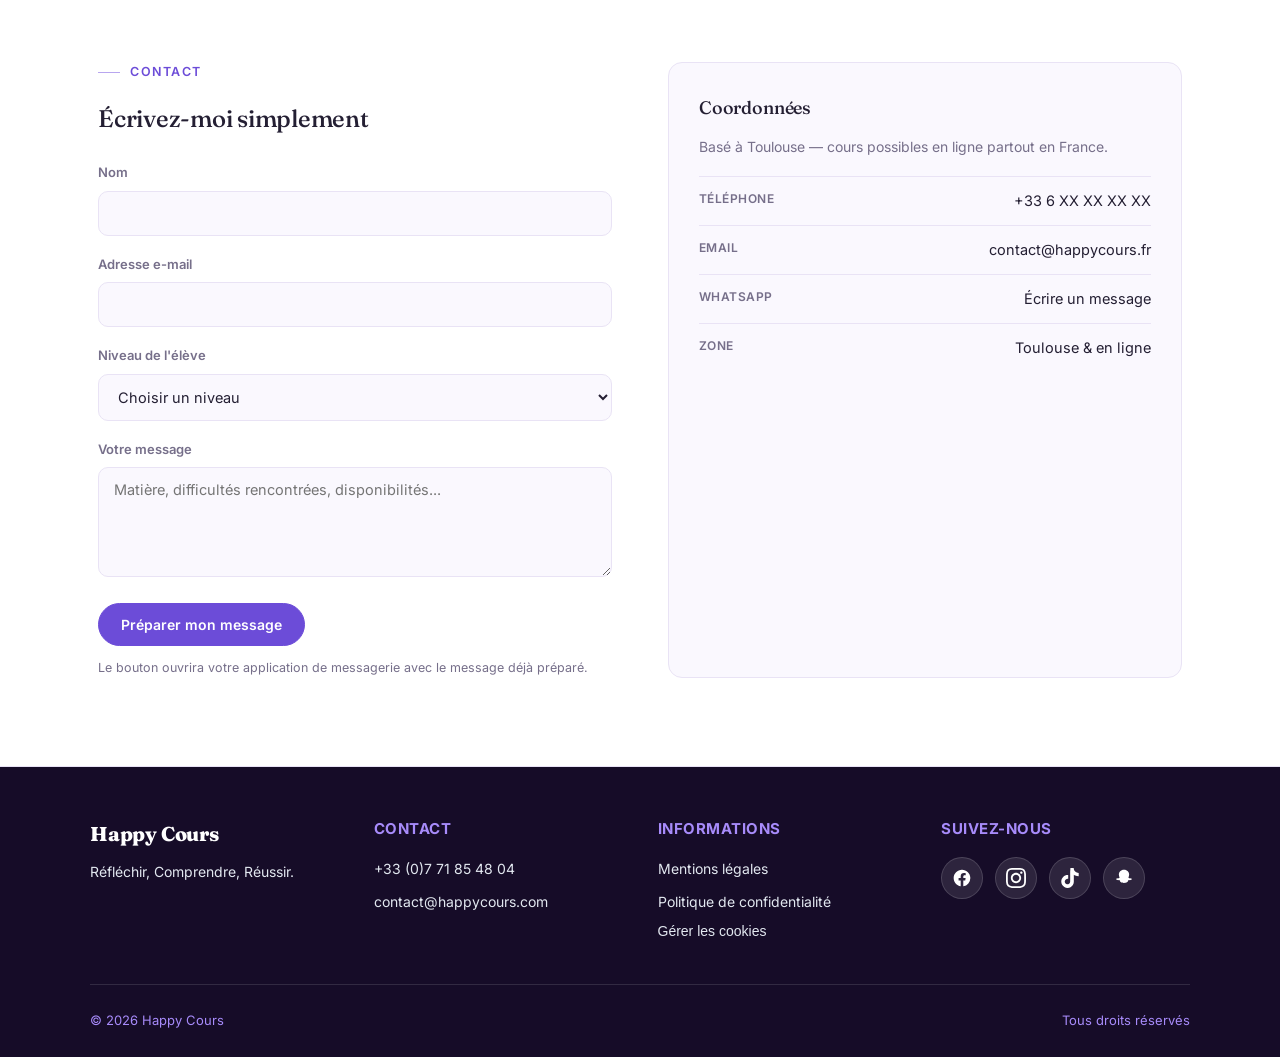
<file: les_pages/index.html>
<!DOCTYPE html>
<html lang="fr">
<head>
<meta charset="UTF-8">
<meta name="viewport" content="width=device-width, initial-scale=1.0">
<title>Happy Cours — Mathématiques, Physique & Sciences de l'Ingénieur</title>
<meta name="description" content="Cours particuliers en mathématiques, physique et sciences de l'ingénieur, du lycée au BTS/prépa. Par un ingénieur en systèmes embarqués, basé à Toulouse.">
<link rel="preconnect" href="https://fonts.googleapis.com">
<link rel="preconnect" href="https://fonts.gstatic.com" crossorigin>
<link href="https://fonts.googleapis.com/css2?family=Fraunces:opsz,wght@9..144,400;9..144,500;9..144,600&family=Inter:wght@400;500;600&display=swap" rel="stylesheet">
<style>
  /*------------------------------------ css ----------------------------------------------------*/
  :root{
    --bg: #FFFFFF;
    --panel: #FAF8FE;
    --panel-2: #F3EEFC;
    --line: #E9E3F5;
    --text: #241F33;
    --muted: #766F8A;
    --violet: #6C4CD8;
    --violet-deep: #4F35A8;
    --violet-soft: #B8A6EF;
    --radius: 14px;
    --maxw: 1140px;
  }
  *{box-sizing:border-box; margin:0; padding:0;}
  html{scroll-behavior:smooth;}
  body{
    background: var(--bg);
    color: var(--text);
    font-family:'Inter', sans-serif;
    line-height:1.65;
    -webkit-font-smoothing:antialiased;
  }
  a{color:inherit; text-decoration:none;}
  img{max-width:100%; display:block;}
  .wrap{max-width:var(--maxw); margin:0 auto; padding:0 28px;}
  h1,h2,h3{font-family:'Fraunces', serif; font-weight:500; letter-spacing:-0.01em; color:var(--text);}
  .eyebrow{
    font-size:12.5px; font-weight:600; letter-spacing:0.12em; text-transform:uppercase;
    color:var(--violet); display:flex; align-items:center; gap:10px; margin-bottom:16px;
  }
  .eyebrow::before{content:''; width:22px; height:1px; background:var(--violet-soft);}
  :focus-visible{outline:2px solid var(--violet); outline-offset:3px;}

  /* ---------- header ---------- */
  header{
    position:sticky; top:0; z-index:50;
    background: rgba(255,255,255,0.9);
    backdrop-filter: blur(10px);
    border-bottom:1px solid var(--line);
  }
  .nav{display:flex; align-items:center; justify-content:space-between; height:78px;}
  .logo{display:flex; align-items:center; gap:10px; font-family:'Fraunces'; font-weight:600; font-size:19px;}
  .logo-mark{
    width:34px; height:34px; border-radius:50%;
    background: linear-gradient(135deg, var(--violet), var(--violet-deep));
    display:flex; align-items:center; justify-content:center;
    font-family:'Fraunces'; font-size:15px; color:#fff;
  }
  nav ul{display:flex; flex-direction:row; flex-wrap:nowrap; gap:26px; list-style:none;}
  nav ul li{white-space:nowrap;}
  nav ul a{font-size:14px; color:var(--muted); transition:color .2s; font-weight:500;}
  nav ul a:hover{color:var(--violet);}
  .btn{
    font-family:'Inter'; font-weight:600; font-size:14px;
    padding:12px 22px; border-radius:100px; border:1px solid var(--violet);
    color:var(--violet); background:transparent; cursor:pointer; transition:all .2s;
    display:inline-block;
  }
  .btn:hover{background:var(--violet-soft); border-color:var(--violet-soft); color:#fff;}
  .btn-solid{background:var(--violet); color:#fff; border-color:var(--violet);}
  .btn-solid:hover{background:var(--violet-deep); border-color:var(--violet-deep);}
  .nav-actions{display:flex; align-items:center; gap:20px;}
  .menu-toggle{display:none; background:none; border:none; color:var(--text); font-size:22px; cursor:pointer;}

  @media (max-width:700px){
    nav ul{position:fixed; top:78px; left:0; right:0; background:var(--bg); border-bottom:1px solid var(--line);
      flex-direction:column; flex-wrap:wrap; padding:24px 28px; gap:20px; transform:translateY(-130%); transition:transform .25s ease;}
    nav ul.open{transform:translateY(0);}
    .menu-toggle{display:block;}
    .nav-actions .btn:not(.menu-toggle){display:none;}
  }

  /* ---------- hero ---------- */
  .hero{padding:96px 0 90px; position:relative; overflow:hidden;}
  .hero::before{
    content:''; position:absolute; top:-160px; right:-160px; width:520px; height:520px; border-radius:50%;
    background: radial-gradient(circle, rgba(184,166,239,0.35), rgba(184,166,239,0) 70%);
    pointer-events:none;
  }
  .hero-grid{display:grid; grid-template-columns:1.05fr 0.95fr; gap:64px; align-items:center; position:relative;}
  @media (max-width:900px){.hero-grid{grid-template-columns:1fr;} .hero{padding:56px 0 60px;}}
  .hero h1{font-size:clamp(34px, 4.6vw, 56px); line-height:1.1; margin-bottom:22px;}
  .hero h1 .accent{color:var(--violet); font-style:italic;}
  .hero p.lede{color:var(--muted); font-size:17px; max-width:520px; margin-bottom:34px;}
  .hero-ctas{display:flex; gap:14px; flex-wrap:wrap; margin-bottom:40px;}
  .stat-row{display:flex; gap:36px; flex-wrap:wrap;}
  .stat .num{font-family:'Fraunces'; color:var(--violet-deep); font-size:22px;}
  .stat .label{font-size:13px; color:var(--muted);}

  .hero-card{
    background:var(--panel); border:1px solid var(--line); border-radius:24px; padding:36px;
    box-shadow: 0 24px 60px -30px rgba(108,76,216,0.35);
  }
  .hero-card .kicker{font-size:13px; font-weight:600; color:var(--violet); margin-bottom:6px;}
  .hero-card h3{font-size:22px; margin-bottom:10px;}
  .hero-card p{color:var(--muted); font-size:14.5px; margin-bottom:22px;}
  .mini-badges{display:flex; gap:10px; flex-wrap:wrap;}
  .mini-badge{
    font-size:12.5px; font-weight:600; color:var(--violet-deep); background:var(--panel-2);
    padding:8px 14px; border-radius:100px;
  }
  .hero-card .divider-soft{height:1px; background:var(--line); margin:22px 0;}
  .hero-card .row{display:flex; justify-content:space-between; font-size:13.5px; color:var(--muted); margin-bottom:10px;}
  .hero-card .row strong{color:var(--text); font-family:'Fraunces'; font-weight:500;}

  /* ---------- sections ---------- */
  section{padding:88px 0;}
  .section-head{max-width:600px; margin-bottom:52px;}
  .section-head h2{font-size:clamp(26px,3vw,38px);}
  .divider{border:none; border-top:1px solid var(--line);}

  .cards3{display:grid; grid-template-columns:repeat(3,1fr); gap:22px;}
  @media (max-width:860px){.cards3{grid-template-columns:1fr;}}
  .card{background:var(--panel); border:1px solid var(--line); border-radius:var(--radius); padding:32px 26px; transition:transform .2s, box-shadow .2s;}
  .card:hover{transform:translateY(-3px); box-shadow:0 18px 40px -26px rgba(108,76,216,0.4);}
  .card .icon{
    width:46px; height:46px; border-radius:50%; background:var(--panel-2);
    display:flex; align-items:center; justify-content:center; font-size:19px; color:var(--violet-deep);
    margin-bottom:20px; font-family:'Fraunces';
  }
  .card h3{font-size:19px; margin-bottom:10px;}
  .card p{color:var(--muted); font-size:14.5px;}

  .levels{display:flex; gap:12px; flex-wrap:wrap; margin-top:28px;}
  .level-chip{
    font-size:13px; font-weight:600; padding:10px 18px; border:1px solid var(--line);
    border-radius:100px; color:var(--violet-deep); background:var(--panel);
  }

  .about-grid{display:grid; grid-template-columns:0.75fr 1.25fr; gap:56px; align-items:start;}
  @media (max-width:860px){.about-grid{grid-template-columns:1fr;}}
  .photo-frame{
    aspect-ratio:4/5; background:var(--panel-2); border:1px solid var(--line); border-radius:24px;
    display:flex; align-items:center; justify-content:center; color:var(--muted);
    font-size:13.5px; text-align:center; padding:20px;
  }
  .about-copy p{color:var(--muted); margin-bottom:16px; max-width:600px;}
  .about-copy strong{color:var(--text);}
  .tag-row{display:flex; gap:10px; flex-wrap:wrap; margin:24px 0 30px;}
  .tag{font-size:12.5px; font-weight:600; color:var(--violet-deep); background:var(--panel-2); padding:8px 15px; border-radius:100px;}

  .price-wrap{display:grid; grid-template-columns:1fr 1fr; gap:40px; align-items:center;}
  @media (max-width:860px){.price-wrap{grid-template-columns:1fr;}}
  .price-card{
    background: linear-gradient(160deg, var(--violet), var(--violet-deep));
    border-radius:24px; padding:44px; color:#fff;
  }
  .price-tag{font-family:'Fraunces'; font-size:48px; margin-bottom:6px;}
  .price-tag span{font-size:16px; font-weight:400; opacity:0.85; font-family:'Inter';}
  .price-list{list-style:none; margin:26px 0 30px;}
  .price-list li{display:flex; gap:10px; margin-bottom:12px; font-size:14.5px; opacity:0.92;}
  .price-list li::before{content:'✓'; font-weight:600;}
  .price-card .btn{border-color:#fff; color:#fff;}
  .price-card .btn:hover{background:#fff; color:var(--violet-deep);}

  .steps{display:grid; grid-template-columns:repeat(4,1fr); gap:20px;}
  @media (max-width:860px){.steps{grid-template-columns:1fr 1fr;}}
  @media (max-width:520px){.steps{grid-template-columns:1fr;}}
  .step{padding:26px 22px; border:1px solid var(--line); border-radius:var(--radius); background:var(--panel);}
  .step .idx{font-family:'Fraunces'; color:var(--violet); font-size:15px; margin-bottom:14px;}
  .step h3{font-size:16.5px; margin-bottom:8px;}
  .step p{font-size:13.5px; color:var(--muted);}

  .contact-grid{display:grid; grid-template-columns:1fr 1fr; gap:56px;}
  @media (max-width:860px){.contact-grid{grid-template-columns:1fr;}}
  .field{margin-bottom:18px;}
  .field label{display:block; font-size:13px; font-weight:600; color:var(--muted); margin-bottom:7px;}
  .field input, .field select, .field textarea{
    width:100%; background:var(--panel); border:1px solid var(--line); border-radius:10px;
    padding:13px 15px; color:var(--text); font-family:'Inter'; font-size:14.5px;
  }
  .field textarea{min-height:110px; resize:vertical;}
  .field input:focus, .field select:focus, .field textarea:focus{border-color:var(--violet); outline:none;}
  .contact-side{background:var(--panel); border:1px solid var(--line); border-radius:var(--radius); padding:30px;}
  .contact-side h3{font-size:18px; margin-bottom:12px;}
  .contact-side p{color:var(--muted); font-size:14px; margin-bottom:18px;}
  .contact-links{list-style:none;}
  .contact-links li{padding:12px 0; border-top:1px solid var(--line); font-size:14.5px; display:flex; justify-content:space-between;}
  .contact-links li span:first-child{color:var(--muted); font-size:12px; font-weight:600; letter-spacing:0.04em; text-transform:uppercase;}

  footer{border-top:1px solid var(--line); padding:44px 0 30px;}
  .foot-grid{display:flex; justify-content:space-between; flex-wrap:wrap; gap:24px; margin-bottom:26px;}
  .foot-links{display:flex; gap:22px; flex-wrap:wrap; font-size:13.5px; color:var(--muted);}
  .foot-links a:hover{color:var(--violet);}
  .foot-legal{font-size:12.5px; color:var(--muted);}

  .reveal{opacity:0; transform:translateY(14px); transition:opacity .6s ease, transform .6s ease;}
  .reveal.in{opacity:1; transform:translateY(0);}

  @media (prefers-reduced-motion: reduce){
    html{scroll-behavior:auto;}
    .reveal{opacity:1; transform:none; transition:none;}
  }

  /* ---------- top banner ---------- */
.top-banner{padding:24px 0 0;}
.banner-frame{
  position:relative;
  width:100%;
  aspect-ratio: 1600 / 420;
  border-radius:24px;
  overflow:hidden;
  background: linear-gradient(135deg, var(--violet-soft), var(--panel-2));
  box-shadow:0 24px 60px -30px rgba(108,76,216,0.35);
}
.banner-frame img{
  width:100%; height:100%; object-fit:cover; display:block;
}
.banner-placeholder{
  position:absolute; inset:0; display:flex; flex-direction:column; align-items:center; justify-content:center;
  gap:8px; color:var(--violet-deep); text-align:center; padding:20px;
  border:2px dashed var(--violet-soft); border-radius:24px;
}
.banner-placeholder strong{font-family:'Fraunces'; font-size:18px;}
.banner-placeholder span{font-size:13px; color:var(--muted); max-width:360px;}
@media (max-width:700px){ .banner-frame{aspect-ratio:1600/700;} }

/* ---------- floating whatsapp button ---------- */
.wa-float{
  position:fixed;
  bottom:24px;
  right:24px;
  z-index:100;
  display:flex;
  align-items:center;
  gap:10px;
  background:#25D366;
  color:#fff;
  font-family:'Inter', sans-serif;
  font-weight:700;
  font-size:14.5px;
  padding:14px 22px 14px 14px;
  border-radius:100px;
  box-shadow:0 12px 30px -10px rgba(37,211,102,0.6);
  transition:transform .2s, box-shadow .2s;
}
.wa-float:hover{
  transform:translateY(-2px);
  box-shadow:0 16px 36px -8px rgba(37,211,102,0.7);
}
.wa-float svg{width:26px; height:26px; flex-shrink:0;}
@media (max-width:480px){
  .wa-float{ padding:14px; }
  .wa-float span{ display:none; }
}

/* ---------- avis carousel ---------- */
.avis-head{display:flex; justify-content:space-between; align-items:flex-start; gap:24px; flex-wrap:wrap; margin-bottom:40px;}
.rating-badge{
  background: linear-gradient(160deg, var(--violet), var(--violet-deep));
  color:#fff; border-radius:18px; padding:18px 26px; text-align:center; min-width:120px;
}
.rating-badge .score{font-family:'Fraunces'; font-size:26px; font-weight:600;}
.rating-badge .stars{color:#FFD166; font-size:14px; letter-spacing:2px; margin:4px 0;}
.rating-badge .count{font-size:12px; opacity:0.85;}

.carousel-wrap{position:relative;}
.carousel-track{display:flex; gap:22px; overflow:hidden; scroll-behavior:smooth;}
.avis-card{
  flex:0 0 calc(33.333% - 15px); background:var(--panel); border:1px solid var(--line);
  border-radius:var(--radius); padding:28px; min-height:190px; display:flex; flex-direction:column;
}
@media (max-width:900px){ .avis-card{flex:0 0 calc(50% - 11px);} }
@media (max-width:620px){ .avis-card{flex:0 0 100%;} }
.avis-card .name{font-family:'Fraunces'; font-weight:600; font-size:16px; margin-bottom:6px;}
.avis-card .stars{color:#FFB020; font-size:13px; margin-bottom:12px;}
.avis-card .quote{color:var(--muted); font-size:14.5px; font-style:italic; line-height:1.55;}
.avis-card.is-placeholder{
  align-items:center; justify-content:center; text-align:center; border-style:dashed;
  border-color:var(--violet-soft); background:var(--panel-2);
}
.avis-card.is-placeholder .quote{font-style:normal; font-size:13.5px; color:var(--violet-deep);}

.carousel-arrow{
  position:absolute; top:50%; transform:translateY(-50%); width:42px; height:42px; border-radius:50%;
  background:var(--violet-deep); color:#fff; border:none; display:flex; align-items:center; justify-content:center;
  cursor:pointer; font-size:18px; z-index:2; transition:background .2s;
}
.carousel-arrow:hover{background:#3B2680;}
.carousel-arrow.prev{left:-14px;}
.carousel-arrow.next{right:-14px;}
@media (max-width:700px){ .carousel-arrow{display:none;} }

.carousel-dots{display:flex; justify-content:center; gap:8px; margin-top:26px;}
.carousel-dots span{width:7px; height:7px; border-radius:50%; background:var(--line); cursor:pointer; transition:background .2s, width .2s;}
.carousel-dots span.active{background:var(--violet); width:20px; border-radius:4px;}

.review-cta{
  margin-top:36px;
  background: var(--panel-2);
  border:1px solid var(--line);
  border-radius:20px;
  padding:32px 36px;
  display:flex;
  justify-content:space-between;
  align-items:center;
  gap:24px;
  flex-wrap:wrap;
}
.cta-pill{
  display:inline-block;
  background:#fff;
  color:var(--violet-deep);
  font-size:11.5px;
  font-weight:700;
  letter-spacing:0.06em;
  text-transform:uppercase;
  padding:6px 14px;
  border-radius:100px;
  margin-bottom:14px;
}
.review-cta h3{font-size:20px; margin-bottom:8px;}
.review-cta p{color:var(--muted); font-size:14px; max-width:480px;}
.review-cta .btn{white-space:nowrap;}

/* Footer Violet Happy Cours */
/* Footer Violet Sombre Optimizé */
footer {
  background-color: #160c28;
  color: #ffffff;
  padding: 50px 20px 25px;
  margin-top: auto;
  font-size: 14px;
}

.footer-content {
  max-width: 1100px;
  margin: 0 auto;
  display: grid;
  grid-template-columns: repeat(auto-fit, minmax(200px, 1fr));
  gap: 35px;
  padding-bottom: 35px;
  border-bottom: 1px solid rgba(255, 255, 255, 0.12);
}

.footer-col h3 {
  margin: 0 0 10px 0;
  font-size: 20px;
  font-weight: 800;
  color: #ffffff;
}

.footer-col h4 {
  margin: 0 0 15px 0;
  font-size: 15px;
  font-weight: 700;
  color: #a78bfa; /* Violet clair contrasté */
  text-transform: uppercase;
  letter-spacing: 0.5px;
}

.footer-slogan {
  color: #a78bfa;
  margin: 0;
  font-size: 14px;
}

.footer-col p, 
.footer-col a, 
.btn-cookie-manage {
  color: #e2e8f0;
  text-decoration: none;
  display: block;
  margin-bottom: 10px;
  font-size: 14px;
  background: none;
  border: none;
  padding: 0;
  text-align: left;
  cursor: pointer;
  transition: color 0.2s ease-in-out;
}

.footer-col a:hover, 
.btn-cookie-manage:hover {
  color: #a78bfa;
  text-decoration: underline;
}

/* Optimisation des Icônes Réseaux Sociaux */
.social-links {
  display: flex;
  gap: 12px;
  align-items: center;
  flex-wrap: wrap;
}

.social-links a {
  display: flex !important;
  align-items: center;
  justify-content: center;
  width: 42px;
  height: 42px;
  background-color: rgba(255, 255, 255, 0.1);
  border: 1px solid rgba(255, 255, 255, 0.15);
  border-radius: 50%;
  margin-bottom: 0 !important;
  transition: all 0.25s ease-in-out;
}

.social-icon {
  width: 20px;
  height: 20px;
  color: #ffffff;
}

/* Effet au survol des icônes */
.social-links a:hover {
  background-color: #5c3ebd; /* Couleur violette de votre marque */
  border-color: #5c3ebd;
  transform: translateY(-4px);
  box-shadow: 0 5px 15px rgba(92, 62, 189, 0.4);
}

.footer-bottom {
  max-width: 1100px;
  margin: 25px auto 0;
  display: flex;
  justify-content: space-between;
  align-items: center;
  color: #a78bfa;
  font-size: 13px;
}

/* Adaptabilité Mobile */
@media (max-width: 600px) {
  .footer-content {
    grid-template-columns: 1fr;
    gap: 25px;
  }
  .footer-bottom {
    flex-direction: column;
    gap: 10px;
    text-align: center;
  }
}

/* Pop-up Bandeau Cookies */
.cookie-banner {
  position: fixed;
  bottom: 20px;
  left: 20px;
  right: 20px;
  max-width: 480px;
  background: #ffffff;
  border-radius: 16px;
  padding: 20px 24px;
  box-shadow: 0 10px 40px rgba(0, 0, 0, 0.2);
  z-index: 9999;
  border: 1px solid #e9ecef;
  display: none;
  color: #1a1a1a;
}

.cookie-banner h4 { margin: 0 0 8px 0; font-size: 16px; }
.cookie-banner p { margin: 0 0 16px 0; font-size: 13px; color: #6c757d; line-height: 1.4; }
.cookie-buttons { display: flex; gap: 10px; }

.btn-cookie {
  flex: 1;
  padding: 10px 14px;
  border-radius: 8px;
  font-size: 13px;
  font-weight: 600;
  cursor: pointer;
  border: none;
}

.btn-cookie-accept { background-color: #5c3ebd; color: #ffffff; }
.btn-cookie-deny { background-color: #e9ecef; color: #495057; }


</style>

<!-- Google Analytics + Consent Mode v2 -->
<script>
  window.dataLayer = window.dataLayer || [];
  function gtag(){dataLayer.push(arguments);}
  
  // Consentement refusé par défaut
  gtag('consent', 'default', {
    'analytics_storage': 'denied',
    'ad_storage': 'denied'
  });
</script>

<!-- 1. Gestion du consentement cookies -->
  <script>
    window.dataLayer = window.dataLayer || [];
    function gtag(){dataLayer.push(arguments);}
    gtag('consent', 'default', {
      'analytics_storage': 'denied',
      'ad_storage': 'denied'
    });
  </script>

  <!-- 2. Ton Google Tag Manager (GTM) -->
  <script>(function(w,d,s,l,i){w[l]=w[l]||[];w[l].push({'gtm.start':
  new Date().getTime(),event:'gtm.js'});var f=d.getElementsByTagName(s)[0],
  j=d.createElement(s),dl=l!='dataLayer'?'&l='+l:'';j.async=true;j.src=
  'https://www.googletagmanager.com/gtm.js?id='+i+dl;f.parentNode.insertBefore(j,f);
  })(window,document,'script','dataLayer','GTM-M3MLBNSS');</script>
  <!-- End Google Tag Manager -->





</head>



<body>

  <!-- Google Tag Manager (noscript) -->
  <noscript><iframe src="https://www.googletagmanager.com/ns.html?id=GTM-M3MLBNSS"
  height="0" width="0" style="display:none;visibility:hidden"></iframe></noscript>
  <!-- End Google Tag Manager (noscript) -->
  <!-- Tout le reste de ton site web (En-tête, contenu, footer, script de cookies...) -->

<header>
  <div class="wrap nav">
    <a href="#accueil" class="logo">
      <span class="logo-mark">H</span>
      Happy Cours
    </a>

    <style>
      #navList {
        display: flex;
        flex-direction: row;
        flex-wrap: nowrap;
        gap: 34px;
        list-style: none;
        margin: 0;
        padding: 0;
      }
      #navList li {
        white-space: nowrap;
      }
      #navList a {
        font-size: 15px;
        color: #241F33;
        font-weight: 500;
        text-decoration: none;
        transition: color 0.2s;
      }
      #navList a:hover {
        color: #6C4CD8;
      }
    </style>

    <ul id="navList">
      <li><a href="#cours">Les cours</a></li>
      <li><a href="#apropos">À propos</a></li>
      <li><a href="#tarif">Tarif</a></li>
      <li><a href="#avis">Avis</a></li>
      <li><a href="#contact">Contact</a></li>
    </ul>
    <div class="nav-actions">
     <!-- <a href="https://cal.eu/said-bouhssina-boyrlu/happy-cours" class="btn btn-solid btn-nav" target="_blank" rel="noopener">Réserver</a>-->
      <a href="reservation.html" class="btn btn-solid btn-nav" target="_blank" rel="noopener">Réserver</a>
      <button class="menu-toggle" id="menuToggle" aria-label="Ouvrir le menu">☰</button>
    </div>
  </div>
</header>

<!-- Image to be added here -->
<section class="top-banner">
  <div class="wrap">
    <div class="banner-frame">

      <!-- Décommente la ligne ci-dessous et remplace "banniere.jpg" par ton fichier -->
      <!-- <img src="banniere.jpg" alt="Happy Cours - Mathématiques, Physique, Sciences de l'ingénieur"> -->

      <!-- Supprime ce bloc une fois ton image en place -->
      <div class="banner-placeholder">
        <strong>Zone bannière</strong>
        <span>Insère ici ton image (format recommandé : env. 1600×420px, .jpg ou .png)</span>
      </div>

    </div>
  </div>
</section>

<main id="contenu">

  <!-- HERO -->
  <section class="hero" id="accueil">
    <div class="wrap hero-grid">
      <div>
        <div class="eyebrow">Cours particuliers 100 % en ligne</div>
        <h1>Progresser avec <span class="accent">clarté</span>,<br>et sans stress.</h1>
        <p class="lede">Cours de mathématiques, physique et sciences de l'ingénieur, du lycée (STI2D, générale) au BTS et prépa. Par un ingénieur en systèmes embarqués, habitué à rendre des sujets techniques concrets et accessibles.</p>
        <div class="hero-ctas">
          <!-- <a href="https://cal.eu/said-bouhssina-boyrlu/happy-cours" class="btn btn-solid" target="_blank" rel="noopener">Réserver un premier cours</a>-->
          <a href="reservation.html" class="btn btn-solid" target="_blank" rel="noopener">Réserver un premier cours</a>

          <a href="#cours" class="btn">Voir les matières</a>
        </div>
        <div class="stat-row">
          <div class="stat"><div class="num">30 €</div><div class="label">par heure</div></div>
          <div class="stat"><div class="num">Lycée → BTS</div><div class="label">niveaux couverts</div></div>
          <div class="stat"><div class="num">100 %</div><div class="label">en ligne ou présentiel</div></div>
        </div>
      </div>

      <div class="hero-card">
        <div class="kicker">Prochaine séance</div>
        <h3>Un accompagnement sur mesure</h3>
        <p>Chaque cours est préparé selon le niveau, les objectifs et le rythme de l'élève.</p>
        <div class="mini-badges">
          <span class="mini-badge">Mathématiques</span>
          <span class="mini-badge">Physique</span>
          <span class="mini-badge">Sciences de l'ingénieur</span>
        </div>
        <div class="divider-soft"></div>
        <div class="row"><span>Format</span><strong>Individuel</strong></div>
        <div class="row"><span>Durée</span><strong>1 heure</strong></div>
        <div class="row" style="margin-bottom:0;"><span>Lieu</span><strong>Visio ou Toulouse</strong></div>
      </div>
    </div>
  </section>

  <hr class="divider">

  <!-- COURS -->
  <section id="cours">
    <div class="wrap">
      <div class="section-head reveal">
        <div class="eyebrow">Ce qui est enseigné</div>
        <h2>Trois matières, une seule logique : comprendre avant d'appliquer</h2>
      </div>

      <div class="cards3">

        <div class="card reveal">
          <div class="icon">∑</div>
          <h3>Mathématiques</h3>
          <p>Méthodes de résolution, exercices guidés, préparation aux contrôles et aux épreuves du bac ou du BTS.</p>
        </div>

        <div class="card reveal">
          <div class="icon">⚛</div>
          <h3>Physique</h3>
          <p>Phénomènes expliqués avec des exemples concrets, applications numériques, méthode de résolution de problèmes.</p>
        </div>

        <div class="card reveal">
          <div class="icon">∑</div>
          <h3>SIN</h3>
          <p>Méthodes de résolution, exercices guidés, préparation aux contrôles et aux épreuves du bac ou du BTS.</p>
        </div>

        <div class="card reveal">
          <div class="icon">∑</div>
          <h3>I2D</h3>
          <p>Méthodes de résolution, exercices guidés, préparation aux contrôles et aux épreuves du bac ou du BTS.</p>
        </div>

        <div class="card reveal">
          <div class="icon">∑</div>
          <h3>NSI</h3>
          <p>Méthodes de résolution, exercices guidés, préparation aux contrôles et aux épreuves du bac ou du BTS.</p>
        </div>

        <div class="card reveal">
          <div class="icon">⌁</div>
          <h3>Sciences de l'ingénieur</h3>
          <p>Systèmes embarqués, électronique, logique de fonctionnement — enseignées par quelqu'un qui les conçoit au quotidien.</p>
        </div>
      </div>

      <div class="levels reveal">
        <span class="level-chip">Seconde</span>
        <span class="level-chip">Première</span>
        <span class="level-chip">Terminale</span>
        <span class="level-chip">BTS</span>
        <span class="level-chip">Prépa</span>
        <span class="level-chip">Cycle d'ingénieur</span>

      </div>
    </div>
  </section>

  <hr class="divider">

  <!-- A PROPOS -->
  <section id="apropos">
    <div class="wrap about-grid">
      <div class="photo-frame reveal">
        [ Photo à ajouter ]<br>Said — Ingénieur systèmes embarqués
      </div>
      <div class="about-copy reveal">
        <div class="eyebrow">Profil</div>
        <h2 style="margin-bottom:20px;">Un ingénieur, pas seulement un professeur</h2>
        <p><strong>Ingénieur en logiciel embarqué</strong> dans l'automobile, je conçois au quotidien les systèmes électroniques qui équipent les véhicules — de la logique de fonctionnement à la sécurité fonctionnelle. C'est ce regard de terrain que j'apporte aux cours : partir du concret pour aller vers la théorie, pas l'inverse.</p>
        <p>J'accompagne des élèves du lycée au BTS en mathématiques, physique et sciences de l'ingénieur, avec une attention particulière portée à la méthode : comprendre pourquoi une formule fonctionne compte plus que de la mémoriser.</p>
        <div class="tag-row">
          <span class="tag">Approche par la pratique</span>
          <span class="tag">Méthode structurée</span>
          <span class="tag">Suivi personnalisé</span>
        </div>
        <a href="#contact" class="btn btn-solid">Discuter de vos besoins</a>
      </div>
    </div>
  </section>

  <hr class="divider">

  <!-- TARIF -->
  <section id="tarif">
    <div class="wrap price-wrap">
      <div class="reveal">

        <div class="eyebrow">Tarif</div>
        <h2>Un prix simple, sans engagement</h2>
        <p style="color:var(--muted); margin-top:16px; max-width:440px;">Le créneau est définitivement confirmé après réception du paiement.</p>
        <ul class="simple-list" style="max-width:440px; margin-top:20px;">
        <li>Cours individuel ou petit groupe</li>
        <li>Lien Google Meet envoyé automatiquement</li>
        <li>Réservation depuis le planning en ligne</li>
        </ul>
      </div>

      <div class="price-card reveal">
        <div class="price-tag">30 € <span>/ heure</span></div>
        <ul class="price-list">
          <li>Cours individuel (groupe possible sur demande)</li>
          <li>En ligne (visio) ou en présentiel à Toulouse</li>
          <li>Créneau fixé après échange par email ou WhatsApp</li>
          <li>Paiement par virement ou espèces</li>
        </ul>
        <!--<a href="https://cal.eu/said-bouhssina-boyrlu/happy-cours" class="btn" target="_blank" rel="noopener">Choisir un créneau</a>-->
        <a href="reservation.html" class="btn" target="_blank" rel="noopener">Choisir un créneau</a>

      </div>
    </div>
  </section>

  <hr class="divider">

  <!-- AVIS -->
<!-- AVIS -->
<section id="avis">
  <div class="wrap">
    <div class="avis-head reveal">
      <div>
        <div class="eyebrow">Avis</div>
        <h2>Ce que disent les élèves et les parents</h2>
        <p style="color:var(--muted); margin-top:12px; max-width:480px;">Les avis défileront automatiquement dès les premiers retours. Vous pouvez aussi utiliser les flèches pour les parcourir.</p>
      </div>
      <div class="rating-badge">
        <div class="score" id="ratingScore">—</div>
        <div class="stars">★★★★★</div>
        <div class="count" id="ratingCount">Avis à venir</div>
      </div>
    </div>

    <div class="carousel-wrap reveal">
      <button class="carousel-arrow prev" id="prevBtn" aria-label="Avis précédent">‹</button>
      <div class="carousel-track" id="carouselTrack">
        <!-- Cartes générées automatiquement par le JS ci-dessous -->
      </div>
      <button class="carousel-arrow next" id="nextBtn" aria-label="Avis suivant">›</button>
    </div>
    <div class="carousel-dots" id="carouselDots"></div>
  </div>

  <div class="review-cta reveal">
  <div class="review-cta-text">
    <span class="cta-pill">Votre retour compte</span>
    <h3>Vous avez suivi un cours avec Happy Cours ?</h3>
    <p>Vous pouvez laisser uniquement une note ou ajouter un commentaire. Le formulaire s'ouvre dans un nouvel onglet.</p>
  </div>
  <a href="https://docs.google.com/forms/d/e/1FAIpQLSf2ihJKi6NOM9wWgAIRpum84cyhdnOq8jHvaHYNH1_fi78JmA/viewform" target="_blank" rel="noopener" class="btn btn-solid btn-nav">★ Laisser un avis</a>
</div>
</section>

  <hr class="divider">

  <!-- DEROULEMENT -->
  <section id="deroulement">
    <div class="wrap">
      <div class="section-head reveal">
        <div class="eyebrow">Déroulement</div>
        <h2>Comment se passe un premier cours</h2>
      </div>
      <div class="steps">
        <div class="step reveal">
          <div class="idx">01</div>
          <h3>Premier contact</h3>
          <p>Vous décrivez le niveau et les difficultés de l'élève via le formulaire ou WhatsApp.</p>
        </div>
        <div class="step reveal">
          <div class="idx">02</div>
          <h3>Diagnostic rapide</h3>
          <p>Un échange court pour cerner les objectifs et fixer un créneau adapté.</p>
        </div>
        <div class="step reveal">
          <div class="idx">03</div>
          <h3>Séance</h3>
          <p>Cours en visio ou en présentiel, centré sur la compréhension et des exercices guidés.</p>
        </div>
        <div class="step reveal">
          <div class="idx">04</div>
          <h3>Suivi</h3>
          <p>Retour sur les points à travailler et proposition des prochaines séances si besoin.</p>
        </div>
      </div>
    </div>
  </section>

  <hr class="divider">

  <!-- CONTACT -->
  <section id="contact">
    <div class="wrap contact-grid">
      <div class="reveal">
        <div class="eyebrow">Contact</div>
        <h2 style="margin-bottom:24px;">Écrivez-moi simplement</h2>
        <form id="contactForm">
          <div class="field">
            <label for="nom">Nom</label>
            <input type="text" id="nom" name="nom" required>
          </div>
          <div class="field">
            <label for="email">Adresse e-mail</label>
            <input type="email" id="email" name="email" required>
          </div>
          <div class="field">
            <label for="niveau">Niveau de l'élève</label>
            <select id="niveau" name="niveau">
              <option value="">Choisir un niveau</option>
              <option>Seconde</option>
              <option>Première</option>
              <option>Terminale</option>
              <option>BTS</option>
              <option>Prépa</option>
            </select>
          </div>
          <div class="field">
            <label for="message">Votre message</label>
            <textarea id="message" name="message" placeholder="Matière, difficultés rencontrées, disponibilités..."></textarea>
          </div>
          <button type="submit" class="btn btn-solid">Préparer mon message</button>
          <p style="font-size:12.5px; color:var(--muted); margin-top:12px;">Le bouton ouvrira votre application de messagerie avec le message déjà préparé.</p>
        </form>
      </div>

      <div class="contact-side reveal">
        <h3>Coordonnées</h3>
        <p>Basé à Toulouse — cours possibles en ligne partout en France.</p>
        <ul class="contact-links">
          <li><span>Téléphone</span><span>+33 6 XX XX XX XX</span></li>
          <li><span>Email</span><span>contact@happycours.fr</span></li>
          <li><span>WhatsApp</span><span><a href="#" id="waLink">Écrire un message</a></span></li>
          <li><span>Zone</span><span>Toulouse & en ligne</span></li>
        </ul>
      </div>
    </div>
  </section>

</main>



<script>
  const toggle = document.getElementById('menuToggle');
  const navList = document.getElementById('navList');
  toggle.addEventListener('click', () => navList.classList.toggle('open'));
  navList.querySelectorAll('a').forEach(a => a.addEventListener('click', () => navList.classList.remove('open')));

  const io = new IntersectionObserver((entries) => {
    entries.forEach(e => { if (e.isIntersecting) e.target.classList.add('in'); });
  }, { threshold: 0.15 });
  document.querySelectorAll('.reveal').forEach(el => io.observe(el));

  document.getElementById('contactForm').addEventListener('submit', function(e){
    e.preventDefault();
    const nom = document.getElementById('nom').value;
    const niveau = document.getElementById('niveau').value;
    const message = document.getElementById('message').value;
    const body = `Nom : ${nom}%0ANiveau : ${niveau}%0A%0A${encodeURIComponent(message)}`;
    window.location.href = `mailto:contact@happycours.fr?subject=${encodeURIComponent('Demande de cours - ' + nom)}&body=${body}`;
  });

  document.getElementById('waLink').href = 'https://wa.me/33600000000?text=' + encodeURIComponent('Bonjour, je souhaite des renseignements sur les cours.');

// ---------- Carrousel d'avis ----------
// Pour ajouter un vrai avis : ajoute { name, rating, text } dans ce tableau.
// "placeholder: true" = carte "emplacement à venir" (à retirer une fois que tu as un vrai avis).
const testimonials = [
  { placeholder: true, text: "Ton premier avis apparaîtra ici." },
  { placeholder: true, text: "Deuxième emplacement disponible." },
  { placeholder: true, text: "Troisième emplacement disponible." }
];

function starString(n){ return '★'.repeat(n) + '☆'.repeat(5 - n); }

const track = document.getElementById('carouselTrack');
const dotsWrap = document.getElementById('carouselDots');
const ratingScore = document.getElementById('ratingScore');
const ratingCount = document.getElementById('ratingCount');

testimonials.forEach(t => {
  const card = document.createElement('div');
  if (t.placeholder) {
    card.className = 'avis-card is-placeholder';
    card.innerHTML = `<div class="quote">${t.text}</div>`;
  } else {
    card.className = 'avis-card';
    card.innerHTML = `<div class="name">${t.name}</div><div class="stars">${starString(t.rating)}</div><div class="quote">"${t.text}"</div>`;
  }
  track.appendChild(card);
});

const realReviews = testimonials.filter(t => !t.placeholder);
if (realReviews.length){
  const avg = (realReviews.reduce((s,t)=>s+t.rating,0) / realReviews.length).toFixed(1);
  ratingScore.textContent = avg + '/5';
  ratingCount.textContent = realReviews.length + ' avis';
}

const cards = track.querySelectorAll('.avis-card');
cards.forEach((_, i) => {
  const dot = document.createElement('span');
  if (i === 0) dot.classList.add('active');
  dot.addEventListener('click', () => scrollToCard(i));
  dotsWrap.appendChild(dot);
});
const dots = dotsWrap.querySelectorAll('span');

function cardsPerView(){
  if (window.innerWidth <= 620) return 1;
  if (window.innerWidth <= 900) return 2;
  return 3;
}

function scrollToCard(i){
  const card = cards[i];
  if (!card) return;
  track.scrollTo({ left: card.offsetLeft - track.offsetLeft, behavior: 'smooth' });
}

function updateDots(){
  const scrollLeft = track.scrollLeft;
  let closest = 0, min = Infinity;
  cards.forEach((c, i) => {
    const d = Math.abs((c.offsetLeft - track.offsetLeft) - scrollLeft);
    if (d < min){ min = d; closest = i; }
  });
  dots.forEach((d, i) => d.classList.toggle('active', i === closest));
}
track.addEventListener('scroll', () => { window.requestAnimationFrame(updateDots); });

document.getElementById('prevBtn').addEventListener('click', () => {
  track.scrollBy({ left: -track.clientWidth / cardsPerView(), behavior: 'smooth' });
});
document.getElementById('nextBtn').addEventListener('click', () => {
  track.scrollBy({ left: track.clientWidth / cardsPerView(), behavior: 'smooth' });
});
</script>

<a href="https://wa.me/33600000000?text=Bonjour%2C%20je%20souhaite%20des%20renseignements%20sur%20les%20cours." 
   class="wa-float" 
   target="_blank" 
   rel="noopener"
   aria-label="Contacter par WhatsApp">
  <svg viewBox="0 0 32 32" fill="none" xmlns="http://www.w3.org/2000/svg">
    <circle cx="16" cy="16" r="16" fill="white"/>
    <path d="M16 6C10.48 6 6 10.48 6 16c0 1.77.46 3.44 1.27 4.89L6 26l5.25-1.24A9.94 9.94 0 0016 26c5.52 0 10-4.48 10-10S21.52 6 16 6zm0 18.2c-1.6 0-3.09-.47-4.34-1.28l-.31-.19-3.11.73.74-3.03-.2-.32A8.17 8.17 0 017.8 16c0-4.53 3.68-8.2 8.2-8.2s8.2 3.67 8.2 8.2-3.68 8.2-8.2 8.2zm4.5-6.13c-.25-.12-1.46-.72-1.69-.8-.23-.08-.39-.12-.56.12-.16.25-.64.8-.78.96-.14.16-.29.18-.53.06-.25-.12-1.05-.39-2-1.23-.74-.66-1.24-1.47-1.39-1.72-.14-.25-.02-.38.11-.51.11-.11.25-.29.37-.43.12-.14.16-.25.25-.41.08-.16.04-.31-.02-.43-.06-.12-.56-1.35-.77-1.85-.2-.48-.41-.42-.56-.43-.14-.01-.31-.01-.48-.01-.16 0-.43.06-.66.31-.23.25-.86.84-.86 2.05s.88 2.38 1.01 2.54c.12.16 1.73 2.64 4.19 3.7.59.25 1.04.4 1.4.52.59.19 1.12.16 1.54.1.47-.07 1.46-.6 1.66-1.17.21-.58.21-1.07.14-1.17-.06-.11-.22-.17-.47-.29z" fill="#25D366"/>
  </svg>
  <span>WhatsApp</span>
</a>

<!-- Pied de page -->
<footer>

  <div class="footer-content">
    
    <!-- Colonne 1 : Marque & Slogan -->
    <div class="footer-col">
      <h3>Happy Cours</h3>
      <p class="footer-slogan">Réfléchir, Comprendre, Réussir.</p>
    </div>

    <!-- Colonne 2 : Contact -->
    <div class="footer-col">
      <h4>Contact</h4>
      <p>+33 (0)7 71 85 48 04</p>
      <p><a href="mailto:contact@happycours.com">contact@happycours.com</a></p>
    </div>

    <!-- Colonne 3 : Liens Légaux -->
    <div class="footer-col">
      <h4>Informations</h4>
      <a href="mentions-legales.html">Mentions légales</a>
      <a href="politique-confidentialite.html">Politique de confidentialité</a>
      <button class="btn-cookie-manage" onclick="openCookieBanner()">Gérer les cookies</button>
    </div>

    <!-- Colonne 4 : Réseaux Sociaux (Optimisés & Très visibles) -->
    <div class="footer-col">
      <h4>Suivez-nous</h4>
      <div class="social-links">
        <!-- Facebook -->
        <a href="https://facebook.com/votrepage" target="_blank" rel="noopener noreferrer" aria-label="Facebook">
          <svg class="social-icon" viewBox="0 0 24 24"><path fill="currentColor" d="M12 2.04C6.5 2.04 2 6.53 2 12.06C2 17.06 5.66 21.21 10.44 21.96V14.96H7.9V12.06H10.44V9.85C10.44 7.34 11.93 5.96 14.22 5.96C15.31 5.96 16.45 6.15 16.45 6.15V8.62H15.19C13.95 8.62 13.56 9.39 13.56 10.18V12.06H16.34L15.89 14.96H13.56V21.96A10 10 0 0 0 22 12.06C22 6.53 17.5 2.04 12 2.04Z"/></svg>
        </a>
        <!-- Instagram -->
        <a href="https://instagram.com/votrecompte" target="_blank" rel="noopener noreferrer" aria-label="Instagram">
          <svg class="social-icon" viewBox="0 0 24 24"><path fill="currentColor" d="M12 2.163c3.204 0 3.584.012 4.85.07 3.252.148 4.771 1.691 4.919 4.919.058 1.265.069 1.645.069 4.849 0 3.205-.012 3.584-.069 4.849-.149 3.225-1.664 4.771-4.919 4.919-1.266.058-1.644.07-4.85.07-3.204 0-3.584-.012-4.849-.07-3.26-.149-4.771-1.699-4.919-4.92-.058-1.265-.07-1.644-.07-4.849 0-3.204.013-3.583.07-4.849.149-3.227 1.664-4.771 4.919-4.919 1.266-.057 1.645-.069 4.849-.069zm0-2.163c-3.259 0-3.667.014-4.947.072-4.358.2-6.78 2.618-6.98 6.98-.059 1.281-.073 1.689-.073 4.948 0 3.259.014 3.668.072 4.948.2 4.358 2.618 6.78 6.98 6.98 1.281.058 1.689.072 4.948.072 3.259 0 3.668-.014 4.948-.072 4.354-.2 6.782-2.618 6.979-6.98.059-1.28.073-1.689.073-4.948 0-3.259-.014-3.667-.072-4.947-.196-4.354-2.617-6.78-6.979-6.98-1.281-.059-1.69-.073-4.949-.073zm0 5.838c-3.403 0-6.162 2.759-6.162 6.162s2.759 6.163 6.162 6.163 6.162-2.759 6.162-6.163c0-3.403-2.759-6.162-6.162-6.162zm0 10.162c-2.209 0-4-1.79-4-4 0-2.209 1.791-4 4-4s4 1.791 4 4c0 2.21-1.791 4-4 4zm6.406-11.845c-.796 0-1.441.645-1.441 1.44s.645 1.44 1.441 1.44c.795 0 1.439-.645 1.439-1.44s-.644-1.44-1.439-1.44z"/></svg>
        </a>
        <!-- TikTok -->
        <a href="https://tiktok.com/@votrecompte" target="_blank" rel="noopener noreferrer" aria-label="TikTok">
          <svg class="social-icon" viewBox="0 0 24 24"><path fill="currentColor" d="M12.525.02c1.31-.02 2.61-.01 3.91-.02.08 1.53.63 3.09 1.75 4.17 1.12 1.11 2.7 1.62 4.24 1.79v4.03c-1.44-.05-2.89-.35-4.2-.97-.57-.26-1.1-.59-1.62-.98-.01 2.92.01 5.84-.02 8.75-.08 1.4-.54 2.79-1.35 3.94-1.31 1.92-3.58 3.17-5.91 3.21-1.43.08-2.86-.31-4.08-1.03-2.02-1.19-3.44-3.37-3.65-5.71-.28-2.36.54-4.74 2.22-6.41 1.57-1.58 3.8-2.4 6.03-2.22.01 1.44-.02 2.88-.02 4.32-1.02-.15-2.08.15-2.89.81-.88.7-1.33 1.81-1.22 2.93.1 1.19.83 2.23 1.91 2.71 1.05.47 2.31.33 3.22-.34.8-.57 1.28-1.5 1.34-2.48.06-2.92.02-5.84.03-8.75.01-1.15.01-2.3.01-3.45z"/></svg>
        </a>
        <!-- Snapchat -->
        <a href="https://snapchat.com/add/votrecompte" target="_blank" rel="noopener noreferrer" aria-label="Snapchat">
          <svg class="social-icon" viewBox="0 0 24 24"><path fill="currentColor" d="M12.002 2c-3.987 0-6.19 2.898-6.19 5.86 0 1.251.385 2.502.835 3.391.137.27.127.352-.07.525-.561.492-1.272.768-2.018.768-.344 0-.649-.071-.85-.18-.179-.098-.313-.081-.418.082-.143.222-.437 1.058-.517 1.32-.058.192.028.328.232.393 1.072.342 2.164.552 3.193.308.283-.067.433.05.517.32.339 1.089 1.146 3.197 5.286 3.197 4.137 0 4.947-2.108 5.286-3.197.084-.27.234-.387.517-.32 1.029.244 2.121.034 3.193-.308.204-.065.29-.201.232-.393-.08-.262-.374-1.098-.517-1.32-.105-.163-.239-.18-.418-.082-.201.109-.506.18-.85.18-.746 0-1.457-.276-2.018-.768-.197-.173-.207-.255-.07-.525.45-.889.835-2.14.835-3.391 0-2.962-2.203-5.86-6.19-5.86z"/></svg>
        </a>
      </div>
    </div>

  </div>

  <div class="footer-bottom">
    <div>&copy; 2026 Happy Cours</div>
    <div>Tous droits réservés</div>
  </div>

</footer>

<!-- Bandeau Cookies Popup -->
<div id="cookieBanner" class="cookie-banner">
  <h4>Gestion des cookies & Audience</h4>
  <p>Nous utilisons des cookies analytiques pour mesurer l'audience et améliorer votre expérience sur le site.</p>
  <div class="cookie-buttons">
    <button class="btn-cookie btn-cookie-deny" onclick="setConsent(false)">Refuser</button>
    <button class="btn-cookie btn-cookie-accept" onclick="setConsent(true)">Accepter</button>
  </div>
</div>

<!-- Script d'interaction avec Google Analytics -->
<!-- Script pour afficher le bandeau à chaque visite -->
<script>
  function checkCookieConsent() {
    // Affiche le bandeau à chaque fois que la page est chargée
    document.getElementById('cookieBanner').style.display = 'block';
  }

  function setConsent(accepted) {
    // Active ou désactive Google Analytics selon le clic
    updateGoogleAnalyticsConsent(accepted);
    // Masque le bandeau pour la session en cours
    document.getElementById('cookieBanner').style.display = 'none';
  }

  function openCookieBanner() {
    document.getElementById('cookieBanner').style.display = 'block';
  }

  function updateGoogleAnalyticsConsent(accepted) {
    if (typeof gtag === 'function') {
      gtag('consent', 'update', {
        'analytics_storage': accepted ? 'granted' : 'denied'
      });
    }
  }

  // Se déclenche au chargement de la page
  window.addEventListener('DOMContentLoaded', checkCookieConsent);
</script>

</body>
</html>
</file>
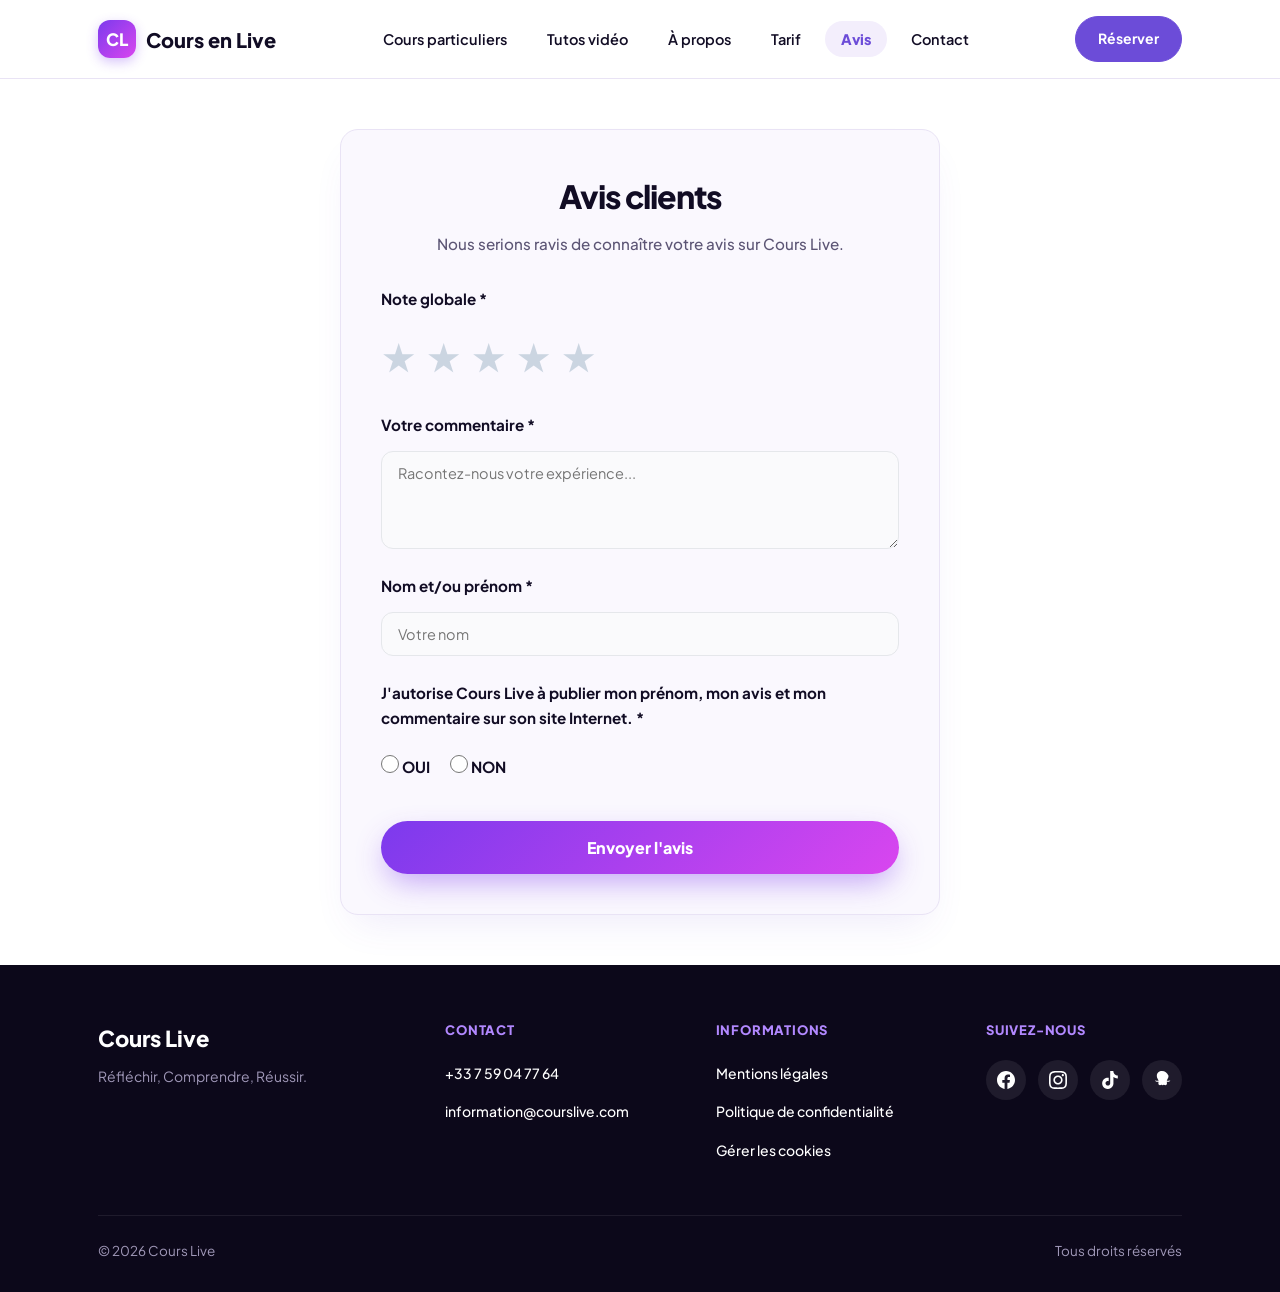
<file: avis.html>
<!DOCTYPE html>
<html lang="fr" dir="ltr">
<head>
  <meta charset="UTF-8">
  <meta name="viewport" content="width=device-width, initial-scale=1.0">
  <title>Cours Live — Laisser un avis</title>

  <link rel="icon" type="image/png" href="Logo_Cours_Live.png">
  <link rel="shortcut icon" type="image/png" href="Logo_Cours_Live.png">
  <link rel="apple-touch-icon" sizes="180x180" href="Logo_Cours_Live.png">

  <link rel="stylesheet" href="style.css">
  <link rel="preconnect" href="https://fonts.googleapis.com">
  <link rel="preconnect" href="https://fonts.gstatic.com" crossorigin>
  <link href="https://fonts.googleapis.com/css2?family=Plus+Jakarta+Sans:wght@500;600;700;800;900&family=Inter:wght@400;500;600;700&display=swap" rel="stylesheet">

  <style>
    :root {
      --bg: #FFFFFF;
      --panel: #FAF8FE;
      --panel-2: #F3EEFC;
      --line: #E9E3F5;
      --text: #110C24;
      --muted: #5C5575;
      --violet-primary: #6C4CD8;
      --violet-deep: #3A1C93;
      --violet-glow: #8B5CF6;
      --glam-pink: #D946EF;
      --glam-gradient: linear-gradient(135deg, #7C3AED 0%, #D946EF 100%);
      --glam-shadow: 0 12px 30px -5px rgba(124, 58, 237, 0.45);
      --radius: 18px;
      --maxw: 1140px;
      
      --footer-bg: #0C081A;
      --footer-text: #FFFFFF;
      --footer-muted: #A098B8;
      --footer-title-purple: #B288FF;
      --footer-line: rgba(255, 255, 255, 0.08);
    }

    * {
      box-sizing: border-box;
      margin: 0;
      padding: 0;
    }

    body {
      font-family: 'Plus Jakarta Sans', 'Inter', sans-serif;
      background-color: var(--bg);
      color: var(--text);
      display: flex;
      flex-direction: column;
      min-height: 100vh;
      -webkit-font-smoothing: antialiased;
    }

    a {
      color: inherit;
      text-decoration: none;
    }

    .wrap {
      max-width: var(--maxw);
      margin: 0 auto;
      padding: 0 28px;
      width: 100%;
    }

    header {
      position: sticky;
      top: 0;
      z-index: 50;
      background: rgba(255, 255, 255, 0.92);
      backdrop-filter: blur(16px);
      border-bottom: 1px solid var(--line);
    }

    .nav {
      display: flex;
      align-items: center;
      justify-content: space-between;
      height: 78px;
    }

    .logo {
      display: flex;
      align-items: center;
      gap: 10px;
      font-weight: 800;
      font-size: 20px;
    }

    .logo-mark {
      width: 38px;
      height: 38px;
      border-radius: 12px;
      background: var(--glam-gradient);
      display: flex;
      align-items: center;
      justify-content: center;
      font-size: 17px;
      color: #fff;
      font-weight: 900;
      box-shadow: 0 4px 12px rgba(124, 58, 237, 0.3);
    }

    #navList {
      display: flex;
      gap: 8px;
      list-style: none;
    }

    #navList a {
      font-size: 14.5px;
      color: var(--text);
      font-weight: 600;
      padding: 9px 16px;
      border-radius: 100px;
      transition: all 0.2s ease;
    }

    #navList a:hover {
      background-color: var(--panel-2);
      color: var(--violet-primary);
    }

    #navList a.nav-active {
      color: var(--violet-primary);
      font-weight: 800;
      background-color: var(--panel-2);
    }

    .btn {
      font-family: 'Plus Jakarta Sans', sans-serif;
      font-weight: 700;
      font-size: 14px;
      padding: 10px 22px;
      border-radius: 100px;
      border: 1px solid var(--violet-primary);
      color: var(--violet-primary);
      background: transparent;
      cursor: pointer;
      transition: all .25s ease;
      display: inline-flex;
      align-items: center;
      justify-content: center;
    }

    .btn-solid {
      background: var(--violet-primary);
      color: #fff;
      border-color: var(--violet-primary);
    }

    .btn-solid:hover {
      background: var(--violet-deep);
      border-color: var(--violet-deep);
    }

    .nav-actions {
      display: flex;
      align-items: center;
      gap: 16px;
    }

    .menu-toggle {
      display: none;
      background: none;
      border: none;
      font-size: 24px;
      cursor: pointer;
    }

    main {
      flex: 1;
      display: flex;
      align-items: center;
      justify-content: center;
      padding: 50px 20px;
    }

    .review-page-card {
      background: var(--panel);
      border: 1px solid var(--line);
      border-radius: var(--radius);
      box-shadow: 0 20px 40px -15px rgba(108, 76, 216, 0.12);
      padding: 40px;
      width: 100%;
      max-width: 600px;
      box-sizing: border-box;
    }

    .review-header {
      text-align: center;
      margin-bottom: 30px;
    }

    .review-header h1 {
      font-size: 2rem;
      font-weight: 900;
      color: var(--text);
      margin-bottom: 10px;
    }

    .review-header p {
      color: var(--muted);
      font-size: 0.95rem;
      line-height: 1.5;
      font-weight: 500;
    }

    .form-group {
      margin-bottom: 24px;
    }

    .form-group label {
      display: block;
      font-weight: 700;
      margin-bottom: 8px;
      font-size: 0.95rem;
      color: var(--text);
    }

    .form-control {
      width: 100%;
      padding: 14px 18px;
      background: #FFFFFF;
      border: 1px solid var(--line);
      border-radius: 12px;
      font-size: 0.98rem;
      font-family: 'Plus Jakarta Sans', sans-serif;
      color: var(--text);
      box-sizing: border-box;
      transition: border-color 0.2s, box-shadow 0.2s;
    }

    .form-control:focus {
      outline: none;
      border-color: var(--violet-primary);
      box-shadow: 0 0 0 3px rgba(108, 76, 216, 0.15);
    }

    .star-rating {
      display: flex;
      flex-direction: row-reverse;
      justify-content: flex-end;
      gap: 10px;
    }

    .star-rating input {
      display: none;
    }

    .star-rating label {
      font-size: 2.4rem;
      color: #CBD5E1;
      cursor: pointer;
      transition: color 0.2s;
      margin-bottom: 0;
    }

    .star-rating input:checked ~ label,
    .star-rating label:hover,
    .star-rating label:hover ~ label {
      color: #F59E0B;
    }

    .radio-group {
      display: flex;
      gap: 20px;
      margin-top: 10px;
    }

    .radio-label {
      display: flex;
      align-items: center;
      gap: 8px;
      cursor: pointer;
      color: var(--text);
      font-weight: 600;
    }

    .radio-label input {
      accent-color: var(--violet-primary);
      width: 18px;
      height: 18px;
    }

    .submit-review-btn {
      background: var(--glam-gradient);
      color: white;
      border: none;
      width: 100%;
      padding: 16px;
      font-size: 1rem;
      font-weight: 800;
      border-radius: 100px;
      cursor: pointer;
      box-shadow: var(--glam-shadow);
      transition: transform 0.2s ease, box-shadow 0.2s ease;
      margin-top: 10px;
      font-family: 'Plus Jakarta Sans', sans-serif;
    }

    .submit-review-btn:hover {
      transform: translateY(-2px);
      box-shadow: 0 16px 32px -5px rgba(124, 58, 237, 0.5);
    }

    #successMessage {
      display: none;
      text-align: center;
      padding: 20px 0;
    }

    #successMessage h2 {
      color: var(--violet-primary);
      font-size: 2rem;
      font-weight: 900;
      margin-bottom: 12px;
    }

    #successMessage p {
      color: var(--muted);
      font-size: 1rem;
      margin-bottom: 25px;
    }

    .success-btn {
      display: block;
      text-decoration: none;
      text-align: center;
      box-sizing: border-box;
    }

    footer.dark-footer {
      background-color: var(--footer-bg);
      color: var(--footer-text);
      padding: 55px 0 30px;
      margin-top: auto;
    }

    .footer-grid-4 {
      display: grid;
      grid-template-columns: 2fr 1.5fr 1.5fr 1fr;
      gap: 40px;
      margin-bottom: 40px;
    }

    .footer-brand-title {
      font-size: 22px;
      font-weight: 800;
      color: #FFFFFF;
      margin-bottom: 8px;
    }

    .footer-brand-sub {
      font-size: 14px;
      color: var(--footer-muted);
      font-weight: 400;
    }

    .footer-col-title {
      font-size: 13px;
      font-weight: 800;
      letter-spacing: 0.8px;
      color: var(--footer-title-purple);
      margin-bottom: 18px;
      text-transform: uppercase;
    }

    .footer-links {
      list-style: none;
      padding: 0;
      margin: 0;
    }

    .footer-links li {
      margin-bottom: 12px;
    }

    .footer-links a {
      color: #FFFFFF;
      font-size: 14px;
      font-weight: 500;
      transition: opacity 0.2s;
    }

    .footer-links a:hover {
      opacity: 0.8;
    }

    .social-circle-list {
      display: flex;
      gap: 12px;
    }

    .social-circle {
      width: 40px;
      height: 40px;
      border-radius: 50%;
      background: rgba(255, 255, 255, 0.08);
      display: flex;
      align-items: center;
      justify-content: center;
      transition: all 0.2s ease;
    }

    .social-circle svg {
      width: 18px;
      height: 18px;
      fill: #FFFFFF;
    }

    .social-circle:hover {
      background: rgba(255, 255, 255, 0.2);
      transform: translateY(-2px);
    }

    .footer-bottom-bar {
      display: flex;
      justify-content: space-between;
      align-items: center;
      border-top: 1px solid var(--footer-line);
      padding-top: 24px;
      color: var(--footer-muted);
      font-size: 13.5px;
      font-weight: 400;
    }

    @media (max-width: 850px) {
      .footer-grid-4 {
        grid-template-columns: 1fr 1fr;
        gap: 30px;
      }
    }

    @media (max-width: 768px) {
      #navList {
        position: fixed;
        top: 78px;
        left: 0;
        right: 0;
        background: var(--bg);
        border-bottom: 1px solid var(--line);
        flex-direction: column;
        padding: 24px 28px;
        gap: 12px;
        transform: translateY(-150%);
        transition: transform .25s ease;
      }
      #navList.open {
        transform: translateY(0);
      }
      .menu-toggle {
        display: block;
      }
      .nav-actions .btn:not(.menu-toggle) {
        display: none;
      }
      .footer-grid-4 {
        grid-template-columns: 1fr;
      }
    }
  </style>
</head>

<body>

  <header>
    <div class="wrap nav">
      <a href="index.html" class="logo" aria-label="Retour à l'accueil Cours Live">
        <span class="logo-mark" aria-hidden="true">CL</span>
        Cours en Live
      </a>
      <nav aria-label="Navigation principale">
        <ul id="navList">
          <li><a href="index.html#cours">Cours particuliers</a></li>
          <li><a href="formations.html">Tutos vidéo</a></li>
          <li><a href="index.html#apropos">À propos</a></li>
          <li><a href="index.html#tarif">Tarif</a></li>
          <li><a href="index.html#avis" class="nav-active">Avis</a></li>
          <li><a href="index.html#contact">Contact</a></li>
        </ul>
      </nav>
      <div class="nav-actions">
        <a href="reservation.html" class="btn btn-solid">Réserver</a>
        <button class="menu-toggle" id="menuToggle" aria-label="Ouvrir le menu mobile">☰</button>
      </div>
    </div>
  </header>

  <main>
    <div class="review-page-card">
      
      <div class="review-header" id="headerContent">
        <h1>Avis clients</h1>
        <p>Nous serions ravis de connaître votre avis sur Cours Live.</p>
      </div>

      <form id="reviewForm" onsubmit="submitReviewToInternal(event)">
        
        <div class="form-group">
          <label>Note globale *</label>
          <div class="star-rating">
            <input type="radio" id="star5" name="rating" value="5" required><label for="star5" title="5 étoiles">★</label>
            <input type="radio" id="star4" name="rating" value="4"><label for="star4" title="4 étoiles">★</label>
            <input type="radio" id="star3" name="rating" value="3"><label for="star3" title="3 étoiles">★</label>
            <input type="radio" id="star2" name="rating" value="2"><label for="star2" title="2 étoiles">★</label>
            <input type="radio" id="star1" name="rating" value="1"><label for="star1" title="1 étoile">★</label>
          </div>
        </div>

        <div class="form-group">
          <label for="comment">Votre commentaire *</label>
          <textarea id="comment" name="comment" class="form-control" rows="4" placeholder="Racontez-nous votre expérience..." required></textarea>
        </div>

        <div class="form-group">
          <label for="fullName">Nom et/ou prénom *</label>
          <input type="text" id="fullName" name="fullName" class="form-control" placeholder="Votre nom" required>
        </div>

        <div class="form-group">
          <label>J'autorise Cours Live à publier mon prénom, mon avis et mon commentaire sur son site Internet. *</label>
          <div class="radio-group">
            <label class="radio-label">
              <input type="radio" name="authorization" value="OUI" required> OUI
            </label>
            <label class="radio-label">
              <input type="radio" name="authorization" value="NON"> NON
            </label>
          </div>
        </div>

        <button type="submit" class="submit-review-btn" id="submitBtn">Envoyer l'avis</button>
      </form>

      <div id="successMessage">
        <h2>🎉 Merci beaucoup !</h2>
        <p>Votre avis a bien été enregistré.</p>
        <a href="index.html" class="submit-review-btn success-btn">Retour à l'accueil</a>
      </div>

    </div>
  </main>

  <footer class="dark-footer">
    <div class="wrap">
      <div class="footer-grid-4">
        <div>
          <div class="footer-brand-title">Cours Live</div>
          <div class="footer-brand-sub">Réfléchir, Comprendre, Réussir.</div>
        </div>
        <div>
          <div class="footer-col-title">CONTACT</div>
          <ul class="footer-links">
            <li><a href="tel:+33759047764">+33 7 59 04 77 64</a></li>
            <li><a href="mailto:information@courslive.com">information@courslive.com</a></li>
          </ul>
        </div>
        <div>
          <div class="footer-col-title">INFORMATIONS</div>
          <ul class="footer-links">
            <li><a href="mentions-legales.html">Mentions légales</a></li>
            <li><a href="politique-confidentialite.html">Politique de confidentialité</a></li>
            <li><a href="#">Gérer les cookies</a></li>
          </ul>
        </div>
        <div>
          <div class="footer-col-title">SUIVEZ-NOUS</div>
          <div class="social-circle-list">
            <a href="https://www.facebook.com/CoursliveFr/" class="social-circle" aria-label="Facebook">
              <svg viewBox="0 0 24 24"><path d="M24 12.073c0-6.627-5.373-12-12-12s-12 5.373-12 12c0 5.99 4.388 10.954 10.125 11.854v-8.385H7.078v-3.47h3.047V9.43c0-3.007 1.792-4.669 4.533-4.669 1.312 0 2.686.235 2.686.235v2.953H15.83c-1.491 0-1.956.925-1.956 1.874v2.25h3.328l-.532 3.47h-2.796v8.385C19.612 23.027 24 18.062 24 12.073z"/></svg>
            </a>
            <a href="https://www.instagram.com/cours.live/" class="social-circle" aria-label="Instagram">
              <svg viewBox="0 0 24 24"><path d="M12 2.163c3.204 0 3.584.012 4.85.07 3.252.148 4.771 1.691 4.919 4.919.058 1.265.069 1.645.069 4.849 0 3.205-.012 3.584-.069 4.849-.149 3.225-1.664 4.771-4.919 4.919-1.266.058-1.644.07-4.85.07-3.204 0-3.584-.012-4.849-.07-3.26-.149-4.771-1.699-4.919-4.92-.058-1.265-.07-1.644-.07-4.849 0-3.204.013-3.583.07-4.849.149-3.227 1.664-4.771 4.919-4.919 1.266-.057 1.645-.069 4.849-.069zm0-2.163c-3.259 0-3.667.014-4.947.072-4.358.2-6.78 2.618-6.98 6.98-.059 1.281-.073 1.689-.073 4.948 0 3.259.014 3.668.072 4.948.2 4.358 2.618 6.78 6.98 6.98 1.281.058 1.689.072 4.948.072 3.259 0 3.668-.014 4.948-.072 4.354-.2 6.782-2.618 6.979-6.98.059-1.28.073-1.689.073-4.948 0-3.259-.014-3.667-.072-4.947-.196-4.354-2.617-6.78-6.979-6.98-1.281-.059-1.69-.073-4.949-.073zm0 5.838c-3.403 0-6.162 2.759-6.162 6.162s2.759 6.163 6.162 6.163 6.162-2.759 6.162-6.163c0-3.403-2.759-6.162-6.162-6.162zm0 10.162c-2.209 0-4-1.79-4-4 0-2.209 1.791-4 4-4s4 1.791 4 4c0 2.21-1.791 4-4 4zm6.406-11.845c-.796 0-1.441.645-1.441 1.44s.645 1.44 1.441 1.44c.795 0 1.439-.645 1.439-1.44s-.644-1.44-1.439-1.44z"/></svg>
            </a>
            <a href="#" class="social-circle" aria-label="TikTok">
              <svg viewBox="0 0 24 24"><path d="M12.525.02c1.31-.02 2.61-.01 3.91-.02.08 1.53.63 3.09 1.75 4.17 1.12 1.11 2.7 1.62 4.24 1.79v4.03c-1.44-.05-2.89-.35-4.2-.97-.57-.26-1.1-.59-1.62-.93-.01 2.92.01 5.84-.02 8.75-.08 1.4-.54 2.79-1.35 3.94-1.31 1.92-3.58 3.17-5.91 3.21-1.43.08-2.86-.31-4.08-1.03-2.02-1.19-3.44-3.37-3.65-5.71-.02-.5-.03-1-.01-1.49.18-1.9 1.12-3.72 2.58-4.96 1.66-1.44 3.98-2.13 6.15-1.72.02 1.48-.04 2.96-.04 4.44-.99-.32-2.15-.23-3.02.37-.82.57-1.31 1.56-1.29 2.57.01 1.01.55 1.97 1.38 2.51.84.55 1.94.66 2.87.3 1.02-.38 1.8-1.29 1.98-2.36.08-.62.06-1.25.06-1.88V.02z"/></svg>
            </a>
            <a href="https://www.snapchat.com/@courslive" class="social-circle" aria-label="Snapchat">
              <svg viewBox="0 0 24 24"><path d="M12.001 0c-3.834 0-6.902 2.545-6.902 6.47 0 2.37.942 3.86 1.761 5.16.27.43.513.82.68 1.18-.32.12-.87.26-1.57.26-1.12 0-2.15-.36-2.58-.52-.2-.08-.43.02-.5.22-.07.2-.01.42.15.54.91.73 2.18 1.15 3.57 1.15.28 0 .56-.02.83-.05-.09.34-.18.78-.22 1.25-.09.95-.08 1.8.31 2.38.38.56 1.05.8 1.93.8.35 0 .73-.04 1.14-.13.31-.07.61-.16.92-.25.3.36.75.64 1.37.64s1.07-.28 1.37-.64c.31.09.61.18.92.25.41.09.79.13 1.14.13.88 0 1.55-.24 1.93-.8.39-.58.4-1.43.31-2.38-.04-.47-.13-.91-.22-1.25.27.03.55.05.83.05 1.39 0 2.66-.42 3.57-1.15.16-.12.22-.34.15-.54-.07-.2-.3-.3-.5-.22-.43.16-1.46.52-2.58.52-.7 0-1.25-.14-1.57-.26.17-.36.41-.75.68-1.18.82-1.3 1.76-2.79 1.76-5.16C18.903 2.545 15.835 0 12.001 0z"/></svg>
            </a>
          </div>
        </div>
      </div>
      <div class="footer-bottom-bar">
        <div>© 2026 Cours Live</div>
        <div>Tous droits réservés</div>
      </div>
    </div>
  </footer>

  <script>
    document.addEventListener('DOMContentLoaded', () => {
      const menuToggle = document.getElementById('menuToggle');
      const navList = document.getElementById('navList');
      if (menuToggle && navList) {
        menuToggle.addEventListener('click', () => {
          navList.classList.toggle('open');
        });
      }
    });

    async function submitReviewToInternal(event) {
      event.preventDefault();

      const btn = document.getElementById('submitBtn');
      btn.innerText = "Envoi en cours...";
      btn.disabled = true;

      const scriptURL = 'https://script.google.com/macros/s/AKfycbzfd3-jM58RS3LdD4TA3-pdR2CgBwq_8nwSIYn_WQwpr4ZYCKeJSksowaTAbmbBsInV/exec';

      // Formatting des données en URL-SearchParams pour éviter le blocage CORS
      const formData = new URLSearchParams();
      formData.append('rating', document.querySelector('input[name="rating"]:checked').value);
      formData.append('comment', document.getElementById('comment').value);
      formData.append('fullName', document.getElementById('fullName').value);
      formData.append('authorization', document.querySelector('input[name="authorization"]:checked').value);

      try {
        await fetch(scriptURL, {
          method: 'POST',
          mode: 'no-cors',
          headers: { 'Content-Type': 'application/x-www-form-urlencoded' },
          body: formData.toString()
        });

        // Succès : Masque le formulaire et affiche le message de remerciement
        document.getElementById('reviewForm').style.display = 'none';
        document.getElementById('headerContent').style.display = 'none';
        document.getElementById('successMessage').style.display = 'block';

      } catch (error) {
        console.error("Erreur d'envoi", error);
        alert("Une erreur est survenue lors de l'envoi.");
        btn.innerText = "Envoyer l'avis";
        btn.disabled = false;
      }
    }
  </script>

</body>
</html>
</file>
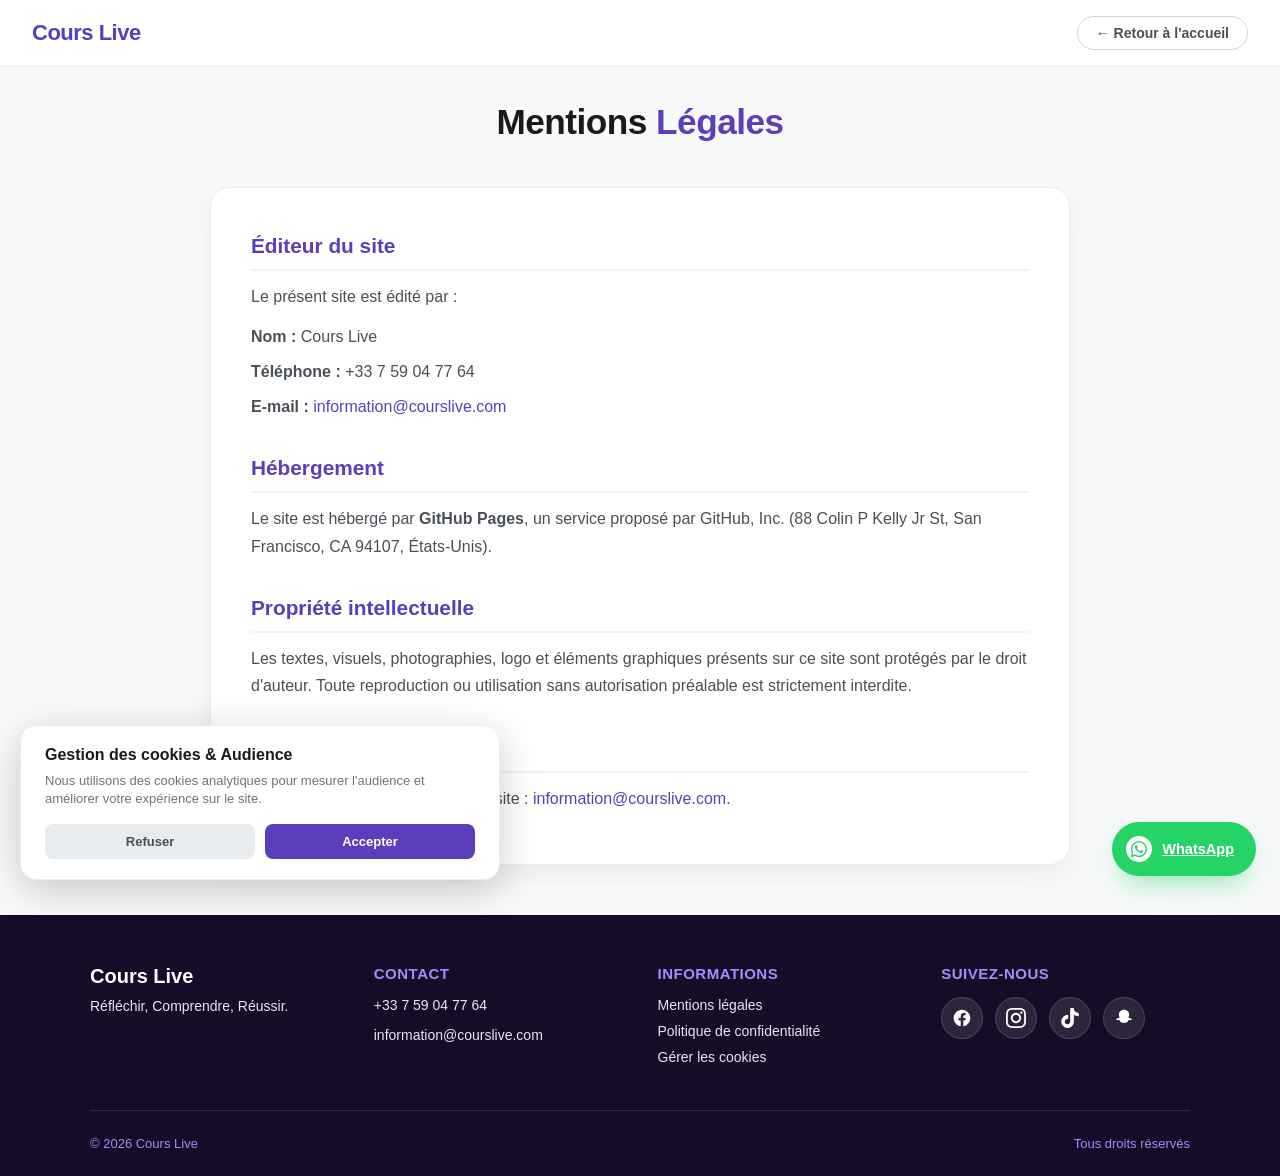
<file: mentions-legales.html>
<!DOCTYPE html>
<html lang="fr">
<head>
  <meta charset="UTF-8">
  <meta name="viewport" content="width=device-width, initial-scale=1.0">
  <title>Mentions Légales - Cours Live</title>

  <!-- FAVICON / LOGO CL DANS L'ONGLET DU NAVIGATEUR -->
  <link rel="icon" type="image/png" href="Logo_Cours_Live.png">
  <link rel="shortcut icon" type="image/png" href="Logo_Cours_Live.png">
  <link rel="apple-touch-icon" sizes="180x180" href="Logo_Cours_Live.png">

  <!-- 1. Consent Mode v2 par défaut -->
  <script>
    window.dataLayer = window.dataLayer || [];
    function gtag(){dataLayer.push(arguments);}
    gtag('consent', 'default', {
      'analytics_storage': 'denied',
      'ad_storage': 'denied'
    });
  </script>

  <!-- 2. Google Tag Manager -->
  <script>(function(w,d,s,l,i){w[l]=w[l]||[];w[l].push({'gtm.start':
  new Date().getTime(),event:'gtm.js'});var f=d.getElementsByTagName(s)[0],
  j=d.createElement(s),dl=l!='dataLayer'?'&l='+l:'';j.async=true;j.src=
  'https://www.googletagmanager.com/gtm.js?id='+i+dl;f.parentNode.insertBefore(j,f);
  })(window,document,'script','dataLayer','GTM-M3MLBNSS');</script>
  <!-- End Google Tag Manager -->

  <style>
    /* Reset & Base */
    *, *::before, *::after {
      box-sizing: border-box;
    }

    body {
      font-family: -apple-system, BlinkMacSystemFont, "Segoe UI", Roboto, Helvetica, Arial, sans-serif;
      background-color: #f8f9fa;
      color: #1a1a1a;
      margin: 0;
      padding: 0;
      min-height: 100vh;
      display: flex;
      flex-direction: column;
    }

    /* En-tête / Barre supérieure */
    .top-bar {
      background-color: #ffffff;
      border-bottom: 1px solid #e9ecef;
      padding: 16px 32px;
      display: flex;
      justify-content: space-between;
      align-items: center;
    }

    .brand-logo {
      font-size: 22px;
      font-weight: 800;
      color: #5c3ebd;
      text-decoration: none;
      letter-spacing: -0.5px;
    }

    .btn-back {
      color: #495057;
      text-decoration: none;
      font-size: 14px;
      font-weight: 600;
      padding: 8px 18px;
      border-radius: 20px;
      border: 1px solid #ced4da;
      transition: all 0.2s ease-in-out;
    }

    .btn-back:hover {
      background-color: #f1f3f5;
      color: #1a1a1a;
      border-color: #adb5bd;
    }

    /* Zone de Titre */
    .header-page {
      text-align: center;
      padding: 35px 20px 15px;
      max-width: 800px;
      margin: 0 auto;
    }

    .header-page h1 {
      font-size: 2.2rem;
      font-weight: 800;
      color: #1a1a1a;
      margin: 0 0 10px 0;
      letter-spacing: -0.5px;
    }

    .header-page h1 span {
      color: #5c3ebd;
    }

    /* Carte des mentions légales */
    .container-legal {
      max-width: 900px;
      width: 100%;
      margin: 20px auto 50px;
      padding: 0 20px;
      flex-grow: 1;
    }

    .legal-card {
      background: #ffffff;
      border-radius: 20px;
      box-shadow: 0 10px 30px rgba(0, 0, 0, 0.06);
      border: 1px solid #e9ecef;
      padding: 40px;
      line-height: 1.7;
    }

    .legal-card h2 {
      font-size: 1.3rem;
      color: #5c3ebd;
      margin-top: 30px;
      margin-bottom: 12px;
      padding-bottom: 6px;
      border-bottom: 2px solid #f1f3f5;
    }

    .legal-card h2:first-of-type {
      margin-top: 0;
    }

    .legal-card p {
      color: #495057;
      margin: 0 0 12px 0;
      font-size: 1rem;
    }

    .legal-card a {
      color: #5c3ebd;
      text-decoration: none;
      font-weight: 500;
    }

    .legal-card a:hover {
      text-decoration: underline;
    }

    .legal-list {
      list-style: none;
      padding: 0;
      margin: 0 0 16px 0;
      color: #495057;
    }

    .legal-list li {
      margin-bottom: 8px;
    }

    /* Footer Violet Sombre (#160c28) */
   /* Footer Violet Sombre Optimizé */
footer {
  background-color: #160c28;
  color: #ffffff;
  padding: 50px 20px 25px;
  margin-top: auto;
  font-size: 14px;
}

.footer-content {
  max-width: 1100px;
  margin: 0 auto;
  display: grid;
  grid-template-columns: repeat(auto-fit, minmax(200px, 1fr));
  gap: 35px;
  padding-bottom: 35px;
  border-bottom: 1px solid rgba(255, 255, 255, 0.12);
}

.footer-col h3 {
  margin: 0 0 10px 0;
  font-size: 20px;
  font-weight: 800;
  color: #ffffff;
}

.footer-col h4 {
  margin: 0 0 15px 0;
  font-size: 15px;
  font-weight: 700;
  color: #a78bfa; /* Violet clair contrasté */
  text-transform: uppercase;
  letter-spacing: 0.5px;
}

.footer-slogan {
  color: #a78bfa;
  margin: 0;
  font-size: 14px;
}

.footer-col p, 
.footer-col a, 
.btn-cookie-manage {
  color: #e2e8f0;
  text-decoration: none;
  display: block;
  margin-bottom: 10px;
  font-size: 14px;
  background: none;
  border: none;
  padding: 0;
  text-align: left;
  cursor: pointer;
  transition: color 0.2s ease-in-out;
}

.footer-col a:hover, 
.btn-cookie-manage:hover {
  color: #a78bfa;
  text-decoration: underline;
}

/* Optimisation des Icônes Réseaux Sociaux */
.social-links {
  display: flex;
  gap: 12px;
  align-items: center;
  flex-wrap: wrap;
}

.social-links a {
  display: flex !important;
  align-items: center;
  justify-content: center;
  width: 42px;
  height: 42px;
  background-color: rgba(255, 255, 255, 0.1);
  border: 1px solid rgba(255, 255, 255, 0.15);
  border-radius: 50%;
  margin-bottom: 0 !important;
  transition: all 0.25s ease-in-out;
}

.social-icon {
  width: 20px;
  height: 20px;
  color: #ffffff;
}

/* Effet au survol des icônes */
.social-links a:hover {
  background-color: #5c3ebd; /* Couleur violette de votre marque */
  border-color: #5c3ebd;
  transform: translateY(-4px);
  box-shadow: 0 5px 15px rgba(92, 62, 189, 0.4);
}

.footer-bottom {
  max-width: 1100px;
  margin: 25px auto 0;
  display: flex;
  justify-content: space-between;
  align-items: center;
  color: #a78bfa;
  font-size: 13px;
}

/* Adaptabilité Mobile */
@media (max-width: 600px) {
  .footer-content {
    grid-template-columns: 1fr;
    gap: 25px;
  }
  .footer-bottom {
    flex-direction: column;
    gap: 10px;
    text-align: center;
  }
}
    /* Pop-up Cookies Violet (#5c3ebd) */
    .cookie-banner {
      position: fixed;
      bottom: 20px;
      left: 20px;
      right: 20px;
      max-width: 480px;
      background: #ffffff;
      border-radius: 16px;
      padding: 20px 24px;
      box-shadow: 0 10px 40px rgba(0, 0, 0, 0.2);
      z-index: 9999;
      border: 1px solid #e9ecef;
      display: none;
      color: #1a1a1a;
    }

    .cookie-banner h4 { 
      margin: 0 0 8px 0; 
      font-size: 16px; 
    }

    .cookie-banner p { 
      margin: 0 0 16px 0; 
      font-size: 13px; 
      color: #6c757d; 
      line-height: 1.4; 
    }

    .cookie-buttons { 
      display: flex; 
      gap: 10px; 
    }

    .btn-cookie {
      flex: 1;
      padding: 10px 14px;
      border-radius: 8px;
      font-size: 13px;
      font-weight: 600;
      cursor: pointer;
      border: none;
      transition: background-color 0.2s;
    }

    .btn-cookie-accept { 
      background-color: #5c3ebd; 
      color: #ffffff; 
    }

    .btn-cookie-accept:hover { 
      background-color: #4a30a0; 
    }

    .btn-cookie-deny { 
      background-color: #e9ecef; 
      color: #495057; 
    }

    .btn-cookie-deny:hover { 
      background-color: #dee2e6; 
    }

    @media (max-width: 768px) {
      .footer-content {
        flex-direction: column;
        align-items: flex-start;
      }
      .footer-col-right {
        align-items: flex-start;
      }
      .legal-card { 
        padding: 24px; 
      }
    }

    /* ---------- floating whatsapp button ---------- */
.wa-float{
  position:fixed;
  bottom:24px;
  right:24px;
  z-index:100;
  display:flex;
  align-items:center;
  gap:10px;
  background:#25D366;
  color:#fff;
  font-family:'Inter', sans-serif;
  font-weight:700;
  font-size:14.5px;
  padding:14px 22px 14px 14px;
  border-radius:100px;
  box-shadow:0 12px 30px -10px rgba(37,211,102,0.6);
  transition:transform .2s, box-shadow .2s;
}
.wa-float:hover{
  transform:translateY(-2px);
  box-shadow:0 16px 36px -8px rgba(37,211,102,0.7);
}
.wa-float svg{width:26px; height:26px; flex-shrink:0;}
@media (max-width:480px){
  .wa-float{ padding:14px; }
  .wa-float span{ display:none; }
}
  </style>
</head>
<body>

  <!-- Google Tag Manager (noscript) -->
  <noscript><iframe src="https://www.googletagmanager.com/ns.html?id=GTM-M3MLBNSS"
  height="0" width="0" style="display:none;visibility:hidden"></iframe></noscript>
  <!-- End Google Tag Manager (noscript) -->

  <!-- Barre de navigation supérieure (Lien retour) -->
  <header class="top-bar">
    <a href="index.html" class="brand-logo">Cours Live</a>
    <a href="index.html" class="btn-back">← Retour à l'accueil</a>
  </header>

  <!-- Titre de la page -->
  <div class="header-page">
    <h1>Mentions <span>Légales</span></h1>
  </div>

  <!-- Contenu principal -->
  <main class="container-legal">
    <div class="legal-card">
      
      <h2>Éditeur du site</h2>
      <p>Le présent site est édité par :</p>
      <ul class="legal-list">
        <li><strong>Nom :</strong> Cours Live</li>
        <!-- <li><strong>SIRET :</strong> xxx xxx xxx xxxxxx</li> -->
        <li><strong>Téléphone :</strong> +33 7 59 04 77 64</li>
        <li><strong>E-mail :</strong> <a href="mailto:information@courslive.com">information@courslive.com</a></li>
      </ul>

      <h2>Hébergement</h2>
      <p>Le site est hébergé par <strong>GitHub Pages</strong>, un service proposé par GitHub, Inc. (88 Colin P Kelly Jr St, San Francisco, CA 94107, États-Unis).</p>

      <h2>Propriété intellectuelle</h2>
      <p>Les textes, visuels, photographies, logo et éléments graphiques présents sur ce site sont protégés par le droit d'auteur. Toute reproduction ou utilisation sans autorisation préalable est strictement interdite.</p>

      <h2>Contact</h2>
      <p>Pour toute question concernant le site : <a href="mailto:information@courslive.com">information@courslive.com</a>.</p>

    </div>
  </main>

   <!---------------------------------------- Whatsapp ----------------------------------->
  <a href="https://wa.me/33759047764?text=Bonjour%2C%20je%20souhaite%20des%20renseignements%20sur%20les%20cours." 
   class="wa-float" 
   target="_blank" 
   rel="noopener"
   aria-label="Contacter par WhatsApp">
  <svg viewBox="0 0 32 32" fill="none" xmlns="http://www.w3.org/2000/svg">
    <circle cx="16" cy="16" r="16" fill="white"/>
    <path d="M16 6C10.48 6 6 10.48 6 16c0 1.77.46 3.44 1.27 4.89L6 26l5.25-1.24A9.94 9.94 0 0016 26c5.52 0 10-4.48 10-10S21.52 6 16 6zm0 18.2c-1.6 0-3.09-.47-4.34-1.28l-.31-.19-3.11.73.74-3.03-.2-.32A8.17 8.17 0 017.8 16c0-4.53 3.68-8.2 8.2-8.2s8.2 3.67 8.2 8.2-3.68 8.2-8.2 8.2zm4.5-6.13c-.25-.12-1.46-.72-1.69-.8-.23-.08-.39-.12-.56.12-.16.25-.64.8-.78.96-.14.16-.29.18-.53.06-.25-.12-1.05-.39-2-1.23-.74-.66-1.24-1.47-1.39-1.72-.14-.25-.02-.38.11-.51.11-.11.25-.29.37-.43.12-.14.16-.25.25-.41.08-.16.04-.31-.02-.43-.06-.12-.56-1.35-.77-1.85-.2-.48-.41-.42-.56-.43-.14-.01-.31-.01-.48-.01-.16 0-.43.06-.66.31-.23.25-.86.84-.86 2.05s.88 2.38 1.01 2.54c.12.16 1.73 2.64 4.19 3.7.59.25 1.04.4 1.4.52.59.19 1.12.16 1.54.1.47-.07 1.46-.6 1.66-1.17.21-.58.21-1.07.14-1.17-.06-.11-.22-.17-.47-.29z" fill="#25D366"/>
  </svg>
  <span>WhatsApp</span>
</a>


<!-- Footer Violet Sombre identique à l'image -->
<footer>

  <div class="footer-content">
    
    <!-- Colonne 1 : Marque & Slogan -->
    <div class="footer-col">
      <h3>Cours Live</h3>
      <p class="footer-slogan">Réfléchir, Comprendre, Réussir.</p>
    </div>

    <!-- Colonne 2 : Contact -->
    <div class="footer-col">
      <h4>Contact</h4>
      <p>+33 7 59 04 77 64</p>
      <p><a href="mailto:information@courslive.com">information@courslive.com</a></p>
    </div>

    <!-- Colonne 3 : Liens Légaux -->
    <div class="footer-col">
      <h4>Informations</h4>
      <a href="mentions-legales.html">Mentions légales</a>
      <a href="politique-confidentialite.html">Politique de confidentialité</a>
      <button class="btn-cookie-manage" onclick="openCookieBanner()">Gérer les cookies</button>
    </div>

    <!-- Colonne 4 : Réseaux Sociaux (Optimisés & Très visibles) -->
    <div class="footer-col">
      <h4>Suivez-nous</h4>
      <div class="social-links">
        <!-- Facebook -->
        <a href="https://www.facebook.com/CoursliveFr/" target="_blank" rel="noopener noreferrer" aria-label="Facebook">
          <svg class="social-icon" viewBox="0 0 24 24"><path fill="currentColor" d="M12 2.04C6.5 2.04 2 6.53 2 12.06C2 17.06 5.66 21.21 10.44 21.96V14.96H7.9V12.06H10.44V9.85C10.44 7.34 11.93 5.96 14.22 5.96C15.31 5.96 16.45 6.15 16.45 6.15V8.62H15.19C13.95 8.62 13.56 9.39 13.56 10.18V12.06H16.34L15.89 14.96H13.56V21.96A10 10 0 0 0 22 12.06C22 6.53 17.5 2.04 12 2.04Z"/></svg>
        </a>
        <!-- Instagram -->
        <a href="https://www.instagram.com/cours.live/" target="_blank" rel="noopener noreferrer" aria-label="Instagram">
          <svg class="social-icon" viewBox="0 0 24 24"><path fill="currentColor" d="M12 2.163c3.204 0 3.584.012 4.85.07 3.252.148 4.771 1.691 4.919 4.919.058 1.265.069 1.645.069 4.849 0 3.205-.012 3.584-.069 4.849-.149 3.225-1.664 4.771-4.919 4.919-1.266.058-1.644.07-4.85.07-3.204 0-3.584-.012-4.849-.07-3.26-.149-4.771-1.699-4.919-4.92-.058-1.265-.07-1.644-.07-4.849 0-3.204.013-3.583.07-4.849.149-3.227 1.664-4.771 4.919-4.919 1.266-.057 1.645-.069 4.849-.069zm0-2.163c-3.259 0-3.667.014-4.947.072-4.358.2-6.78 2.618-6.98 6.98-.059 1.281-.073 1.689-.073 4.948 0 3.259.014 3.668.072 4.948.2 4.358 2.618 6.78 6.98 6.98 1.281.058 1.689.072 4.948.072 3.259 0 3.668-.014 4.948-.072 4.354-.2 6.782-2.618 6.979-6.98.059-1.28.073-1.689.073-4.948 0-3.259-.014-3.667-.072-4.947-.196-4.354-2.617-6.78-6.979-6.98-1.281-.059-1.69-.073-4.949-.073zm0 5.838c-3.403 0-6.162 2.759-6.162 6.162s2.759 6.163 6.162 6.163 6.162-2.759 6.162-6.163c0-3.403-2.759-6.162-6.162-6.162zm0 10.162c-2.209 0-4-1.79-4-4 0-2.209 1.791-4 4-4s4 1.791 4 4c0 2.21-1.791 4-4 4zm6.406-11.845c-.796 0-1.441.645-1.441 1.44s.645 1.44 1.441 1.44c.795 0 1.439-.645 1.439-1.44s-.644-1.44-1.439-1.44z"/></svg>
        </a>
        <!-- TikTok -->
        <a href="https://tiktok.com/@votrecompte" target="_blank" rel="noopener noreferrer" aria-label="TikTok">
          <svg class="social-icon" viewBox="0 0 24 24"><path fill="currentColor" d="M12.525.02c1.31-.02 2.61-.01 3.91-.02.08 1.53.63 3.09 1.75 4.17 1.12 1.11 2.7 1.62 4.24 1.79v4.03c-1.44-.05-2.89-.35-4.2-.97-.57-.26-1.1-.59-1.62-.98-.01 2.92.01 5.84-.02 8.75-.08 1.4-.54 2.79-1.35 3.94-1.31 1.92-3.58 3.17-5.91 3.21-1.43.08-2.86-.31-4.08-1.03-2.02-1.19-3.44-3.37-3.65-5.71-.28-2.36.54-4.74 2.22-6.41 1.57-1.58 3.8-2.4 6.03-2.22.01 1.44-.02 2.88-.02 4.32-1.02-.15-2.08.15-2.89.81-.88.7-1.33 1.81-1.22 2.93.1 1.19.83 2.23 1.91 2.71 1.05.47 2.31.33 3.22-.34.8-.57 1.28-1.5 1.34-2.48.06-2.92.02-5.84.03-8.75.01-1.15.01-2.3.01-3.45z"/></svg>
        </a>
        <!-- Snapchat -->
        <a href="https://www.snapchat.com/@courslive" target="_blank" rel="noopener noreferrer" aria-label="Snapchat">
          <svg class="social-icon" viewBox="0 0 24 24"><path fill="currentColor" d="M12.002 2c-3.987 0-6.19 2.898-6.19 5.86 0 1.251.385 2.502.835 3.391.137.27.127.352-.07.525-.561.492-1.272.768-2.018.768-.344 0-.649-.071-.85-.18-.179-.098-.313-.081-.418.082-.143.222-.437 1.058-.517 1.32-.058.192.028.328.232.393 1.072.342 2.164.552 3.193.308.283-.067.433.05.517.32.339 1.089 1.146 3.197 5.286 3.197 4.137 0 4.947-2.108 5.286-3.197.084-.27.234-.387.517-.32 1.029.244 2.121.034 3.193-.308.204-.065.29-.201.232-.393-.08-.262-.374-1.098-.517-1.32-.105-.163-.239-.18-.418-.082-.201.109-.506.18-.85.18-.746 0-1.457-.276-2.018-.768-.197-.173-.207-.255-.07-.525.45-.889.835-2.14.835-3.391 0-2.962-2.203-5.86-6.19-5.86z"/></svg>
        </a>
      </div>
    </div>

  </div>

  <div class="footer-bottom">
    <div>&copy; 2026 Cours Live</div>
    <div>Tous droits réservés</div>
  </div>
</footer>

  <!-- Bandeau Cookies Popup -->
  <div id="cookieBanner" class="cookie-banner">
    <h4>Gestion des cookies & Audience</h4>
    <p>Nous utilisons des cookies analytiques pour mesurer l'audience et améliorer votre expérience sur le site.</p>
    <div class="cookie-buttons">
      <button class="btn-cookie btn-cookie-deny" onclick="setConsent(false)">Refuser</button>
      <button class="btn-cookie btn-cookie-accept" onclick="setConsent(true)">Accepter</button>
    </div>
  </div>

  <!-- Script d'affichage à chaque visite & mise à jour Google Analytics -->
  <script>
    function checkCookieConsent() {
      // S'affiche à chaque visite / rechargement
      document.getElementById('cookieBanner').style.display = 'block';
    }

    function setConsent(accepted) {
      updateGoogleAnalyticsConsent(accepted);
      document.getElementById('cookieBanner').style.display = 'none';
    }

    function openCookieBanner() {
      document.getElementById('cookieBanner').style.display = 'block';
    }

    function updateGoogleAnalyticsConsent(accepted) {
      if (typeof gtag === 'function') {
        gtag('consent', 'update', {
          'analytics_storage': accepted ? 'granted' : 'denied'
        });
      }
    }

    window.addEventListener('DOMContentLoaded', checkCookieConsent);
  </script>

</body>
</html>
</file>
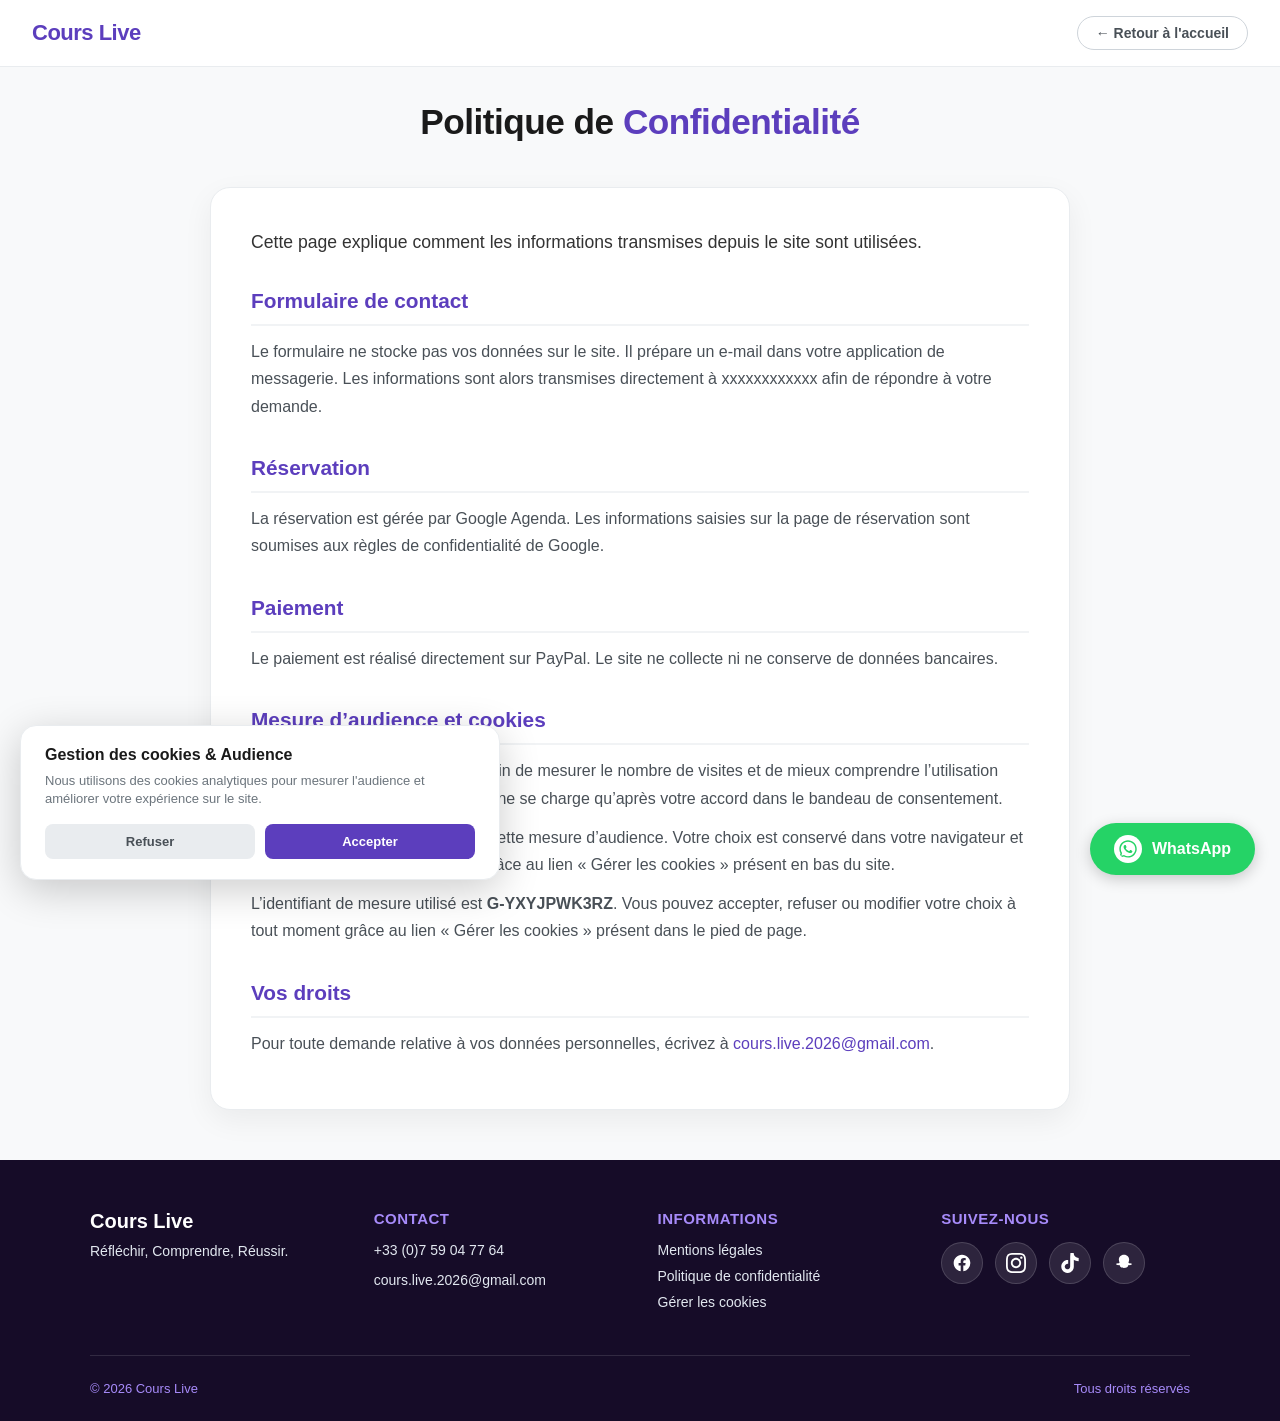
<file: politique-confidentialite.html>
<!DOCTYPE html>
<html lang="fr">
<head>
  <meta charset="UTF-8">
  <meta name="viewport" content="width=device-width, initial-scale=1.0">
  <title>Politique de Confidentialité - Cours Live</title>

  <!-- 1. Consent Mode v2 par défaut -->
  <script>
    window.dataLayer = window.dataLayer || [];
    function gtag(){dataLayer.push(arguments);}
    gtag('consent', 'default', {
      'analytics_storage': 'denied',
      'ad_storage': 'denied'
    });
  </script>

  <!-- 2. Google Tag Manager -->
  <script>(function(w,d,s,l,i){w[l]=w[l]||[];w[l].push({'gtm.start':
  new Date().getTime(),event:'gtm.js'});var f=d.getElementsByTagName(s)[0],
  j=d.createElement(s),dl=l!='dataLayer'?'&l='+l:'';j.async=true;j.src=
  'https://www.googletagmanager.com/gtm.js?id='+i+dl;f.parentNode.insertBefore(j,f);
  })(window,document,'script','dataLayer','GTM-M3MLBNSS');</script>
  <!-- End Google Tag Manager -->

  <!-- 3. Google Analytics (GA4) -->
  <script async src="https://www.googletagmanager.com/gtag/js?id=G-YXYJPWK3RZ"></script>
  <script>
    gtag('js', new Date());
    gtag('config', 'G-YXYJPWK3RZ');
  </script>

  <style>
    /* Reset & Base */
    *, *::before, *::after {
      box-sizing: border-box;
    }

    body {
      font-family: -apple-system, BlinkMacSystemFont, "Segoe UI", Roboto, Helvetica, Arial, sans-serif;
      background-color: #f8f9fa;
      color: #1a1a1a;
      margin: 0;
      padding: 0;
      min-height: 100vh;
      display: flex;
      flex-direction: column;
    }

    /* En-tête / Barre supérieure */
    .top-bar {
      background-color: #ffffff;
      border-bottom: 1px solid #e9ecef;
      padding: 16px 32px;
      display: flex;
      justify-content: space-between;
      align-items: center;
    }

    .brand-logo {
      font-size: 22px;
      font-weight: 800;
      color: #5c3ebd;
      text-decoration: none;
      letter-spacing: -0.5px;
    }

    .btn-back {
      color: #495057;
      text-decoration: none;
      font-size: 14px;
      font-weight: 600;
      padding: 8px 18px;
      border-radius: 20px;
      border: 1px solid #ced4da;
      transition: all 0.2s ease-in-out;
    }

    .btn-back:hover {
      background-color: #f1f3f5;
      color: #1a1a1a;
      border-color: #adb5bd;
    }

    /* Zone de Titre */
    .header-page {
      text-align: center;
      padding: 35px 20px 15px;
      max-width: 800px;
      margin: 0 auto;
    }

    .header-page h1 {
      font-size: 2.2rem;
      font-weight: 800;
      color: #1a1a1a;
      margin: 0 0 10px 0;
      letter-spacing: -0.5px;
    }

    .header-page h1 span {
      color: #5c3ebd;
    }

    /* Carte de contenu */
    .container-privacy {
      max-width: 900px;
      width: 100%;
      margin: 20px auto 50px;
      padding: 0 20px;
      flex-grow: 1;
    }

    .privacy-card {
      background: #ffffff;
      border-radius: 20px;
      box-shadow: 0 10px 30px rgba(0, 0, 0, 0.06);
      border: 1px solid #e9ecef;
      padding: 40px;
      line-height: 1.7;
    }

    .privacy-card .intro {
      font-size: 1.1rem;
      color: #333333;
      margin-bottom: 25px;
      font-weight: 500;
    }

    .privacy-card h2 {
      font-size: 1.3rem;
      color: #5c3ebd;
      margin-top: 30px;
      margin-bottom: 12px;
      padding-bottom: 6px;
      border-bottom: 2px solid #f1f3f5;
    }

    .privacy-card h2:first-of-type {
      margin-top: 0;
    }

    .privacy-card p {
      color: #495057;
      margin: 0 0 12px 0;
      font-size: 1rem;
    }

    .privacy-card a {
      color: #5c3ebd;
      text-decoration: none;
      font-weight: 500;
    }

    .privacy-card a:hover {
      text-decoration: underline;
    }

    /* Footer Violet Sombre (#160c28) */
    /* Footer Violet Sombre Optimizé */
footer {
  background-color: #160c28;
  color: #ffffff;
  padding: 50px 20px 25px;
  margin-top: auto;
  font-size: 14px;
}

.footer-content {
  max-width: 1100px;
  margin: 0 auto;
  display: grid;
  grid-template-columns: repeat(auto-fit, minmax(200px, 1fr));
  gap: 35px;
  padding-bottom: 35px;
  border-bottom: 1px solid rgba(255, 255, 255, 0.12);
}

.footer-col h3 {
  margin: 0 0 10px 0;
  font-size: 20px;
  font-weight: 800;
  color: #ffffff;
}

.footer-col h4 {
  margin: 0 0 15px 0;
  font-size: 15px;
  font-weight: 700;
  color: #a78bfa; /* Violet clair contrasté */
  text-transform: uppercase;
  letter-spacing: 0.5px;
}

.footer-slogan {
  color: #a78bfa;
  margin: 0;
  font-size: 14px;
}

.footer-col p, 
.footer-col a, 
.btn-cookie-manage {
  color: #e2e8f0;
  text-decoration: none;
  display: block;
  margin-bottom: 10px;
  font-size: 14px;
  background: none;
  border: none;
  padding: 0;
  text-align: left;
  cursor: pointer;
  transition: color 0.2s ease-in-out;
}

.footer-col a:hover, 
.btn-cookie-manage:hover {
  color: #a78bfa;
  text-decoration: underline;
}

/* Optimisation des Icônes Réseaux Sociaux */
.social-links {
  display: flex;
  gap: 12px;
  align-items: center;
  flex-wrap: wrap;
}

.social-links a {
  display: flex !important;
  align-items: center;
  justify-content: center;
  width: 42px;
  height: 42px;
  background-color: rgba(255, 255, 255, 0.1);
  border: 1px solid rgba(255, 255, 255, 0.15);
  border-radius: 50%;
  margin-bottom: 0 !important;
  transition: all 0.25s ease-in-out;
}

.social-icon {
  width: 20px;
  height: 20px;
  color: #ffffff;
}

/* Effet au survol des icônes */
.social-links a:hover {
  background-color: #5c3ebd; /* Couleur violette de votre marque */
  border-color: #5c3ebd;
  transform: translateY(-4px);
  box-shadow: 0 5px 15px rgba(92, 62, 189, 0.4);
}

.footer-bottom {
  max-width: 1100px;
  margin: 25px auto 0;
  display: flex;
  justify-content: space-between;
  align-items: center;
  color: #a78bfa;
  font-size: 13px;
}

/* Adaptabilité Mobile */
@media (max-width: 600px) {
  .footer-content {
    grid-template-columns: 1fr;
    gap: 25px;
  }
  .footer-bottom {
    flex-direction: column;
    gap: 10px;
    text-align: center;
  }
}

    /* Pop-up Cookies */
    .cookie-banner {
      position: fixed;
      bottom: 20px;
      left: 20px;
      right: 20px;
      max-width: 480px;
      background: #ffffff;
      border-radius: 16px;
      padding: 20px 24px;
      box-shadow: 0 10px 40px rgba(0, 0, 0, 0.2);
      z-index: 9999;
      border: 1px solid #e9ecef;
      display: none;
      color: #1a1a1a;
    }

    .cookie-banner h4 { 
      margin: 0 0 8px 0; 
      font-size: 16px; 
    }

    .cookie-banner p { 
      margin: 0 0 16px 0; 
      font-size: 13px; 
      color: #6c757d; 
      line-height: 1.4; 
    }

    .cookie-buttons { 
      display: flex; 
      gap: 10px; 
    }

    .btn-cookie {
      flex: 1;
      padding: 10px 14px;
      border-radius: 8px;
      font-size: 13px;
      font-weight: 600;
      cursor: pointer;
      border: none;
      transition: background-color 0.2s;
    }

    .btn-cookie-accept { 
      background-color: #5c3ebd; 
      color: #ffffff; 
    }

    .btn-cookie-accept:hover { 
      background-color: #4a30a0; 
    }

    .btn-cookie-deny { 
      background-color: #e9ecef; 
      color: #495057; 
    }

    .btn-cookie-deny:hover { 
      background-color: #dee2e6; 
    }

    /* Bouton WhatsApp Flottant */
    .whatsapp-float {
      position: fixed;
      bottom: 25px;
      right: 25px;
      background-color: #25D366;
      color: #ffffff;
      display: flex;
      align-items: center;
      gap: 10px;
      padding: 12px 24px;
      border-radius: 50px;
      text-decoration: none;
      font-weight: 700;
      font-size: 16px;
      box-shadow: 0 4px 15px rgba(0, 0, 0, 0.2);
      z-index: 9998;
      transition: transform 0.2s ease-in-out, box-shadow 0.2s ease-in-out;
    }

    .whatsapp-float:hover {
      transform: translateY(-3px);
      box-shadow: 0 6px 20px rgba(0, 0, 0, 0.3);
      color: #ffffff;
    }

    .whatsapp-icon {
      width: 28px;
      height: 28px;
      background-color: #ffffff;
      color: #25D366;
      border-radius: 50%;
      padding: 4px;
      box-sizing: border-box;
    }

    @media (max-width: 768px) {
      .footer-content {
        flex-direction: column;
        align-items: flex-start;
      }
      .footer-col-right {
        align-items: flex-start;
      }
      .privacy-card { 
        padding: 24px; 
      }
      .whatsapp-float {
        bottom: 15px;
        right: 15px;
        padding: 10px 18px;
        font-size: 14px;
      }
      .whatsapp-icon {
        width: 24px;
        height: 24px;
      }
    }
  </style>
</head>
<body>

  <!-- Google Tag Manager (noscript) -->
  <noscript><iframe src="https://www.googletagmanager.com/ns.html?id=GTM-M3MLBNSS"
  height="0" width="0" style="display:none;visibility:hidden"></iframe></noscript>
  <!-- End Google Tag Manager (noscript) -->

  <!-- Navigation supérieure -->
  <header class="top-bar">
    <a href="index.html" class="brand-logo">Cours Live</a>
    <a href="index.html" class="btn-back">← Retour à l'accueil</a>
  </header>

  <!-- Titre -->
  <div class="header-page">
    <h1>Politique de <span>Confidentialité</span></h1>
  </div>

  <!-- Contenu Politique de Confidentialité -->
  <main class="container-privacy">
    <div class="privacy-card">
      <p class="intro">Cette page explique comment les informations transmises depuis le site sont utilisées.</p>

      <h2>Formulaire de contact</h2>
      <p>Le formulaire ne stocke pas vos données sur le site. Il prépare un e-mail dans votre application de messagerie. Les informations sont alors transmises directement à xxxxxxxxxxxx afin de répondre à votre demande.</p>

      <h2>Réservation</h2>
      <p>La réservation est gérée par Google Agenda. Les informations saisies sur la page de réservation sont soumises aux règles de confidentialité de Google.</p>

      <h2>Paiement</h2>
      <p>Le paiement est réalisé directement sur PayPal. Le site ne collecte ni ne conserve de données bancaires.</p>

      <h2>Mesure d’audience et cookies</h2>
      <p>Le site utilise Google Analytics 4 afin de mesurer le nombre de visites et de mieux comprendre l’utilisation générale du site. Google Analytics ne se charge qu’après votre accord dans le bandeau de consentement.</p>
      <p>Vous pouvez accepter ou refuser cette mesure d’audience. Votre choix est conservé dans votre navigateur et peut être modifié à tout moment grâce au lien « Gérer les cookies » présent en bas du site.</p>
      <p>L’identifiant de mesure utilisé est <strong>G-YXYJPWK3RZ</strong>. Vous pouvez accepter, refuser ou modifier votre choix à tout moment grâce au lien « Gérer les cookies » présent dans le pied de page.</p>

      <h2>Vos droits</h2>
      <p>Pour toute demande relative à vos données personnelles, écrivez à <a href="mailto:cours.live.2026@gmail.com">cours.live.2026@gmail.com</a>.</p>
    </div>
  </main>

  <!-- Footer Violet Sombre -->
  <!-- Pied de page -->
<footer>

  <div class="footer-content">
    
    <!-- Colonne 1 : Marque & Slogan -->
    <div class="footer-col">
      <h3>Cours Live</h3>
      <p class="footer-slogan">Réfléchir, Comprendre, Réussir.</p>
    </div>

    <!-- Colonne 2 : Contact -->
    <div class="footer-col">
      <h4>Contact</h4>
      <p>+33 (0)7 59 04 77 64</p>
      <p><a href="mailto:cours.live.2026@gmail.com">cours.live.2026@gmail.com</a></p>
    </div>

    <!-- Colonne 3 : Liens Légaux -->
    <div class="footer-col">
      <h4>Informations</h4>
      <a href="mentions-legales.html">Mentions légales</a>
      <a href="politique-confidentialite.html">Politique de confidentialité</a>
      <button class="btn-cookie-manage" onclick="openCookieBanner()">Gérer les cookies</button>
    </div>

    <!-- Colonne 4 : Réseaux Sociaux (Optimisés & Très visibles) -->
    <div class="footer-col">
      <h4>Suivez-nous</h4>
      <div class="social-links">
        <!-- Facebook -->
        <a href="https://facebook.com/votrepage" target="_blank" rel="noopener noreferrer" aria-label="Facebook">
          <svg class="social-icon" viewBox="0 0 24 24"><path fill="currentColor" d="M12 2.04C6.5 2.04 2 6.53 2 12.06C2 17.06 5.66 21.21 10.44 21.96V14.96H7.9V12.06H10.44V9.85C10.44 7.34 11.93 5.96 14.22 5.96C15.31 5.96 16.45 6.15 16.45 6.15V8.62H15.19C13.95 8.62 13.56 9.39 13.56 10.18V12.06H16.34L15.89 14.96H13.56V21.96A10 10 0 0 0 22 12.06C22 6.53 17.5 2.04 12 2.04Z"/></svg>
        </a>
        <!-- Instagram -->
        <a href="https://instagram.com/votrecompte" target="_blank" rel="noopener noreferrer" aria-label="Instagram">
          <svg class="social-icon" viewBox="0 0 24 24"><path fill="currentColor" d="M12 2.163c3.204 0 3.584.012 4.85.07 3.252.148 4.771 1.691 4.919 4.919.058 1.265.069 1.645.069 4.849 0 3.205-.012 3.584-.069 4.849-.149 3.225-1.664 4.771-4.919 4.919-1.266.058-1.644.07-4.85.07-3.204 0-3.584-.012-4.849-.07-3.26-.149-4.771-1.699-4.919-4.92-.058-1.265-.07-1.644-.07-4.849 0-3.204.013-3.583.07-4.849.149-3.227 1.664-4.771 4.919-4.919 1.266-.057 1.645-.069 4.849-.069zm0-2.163c-3.259 0-3.667.014-4.947.072-4.358.2-6.78 2.618-6.98 6.98-.059 1.281-.073 1.689-.073 4.948 0 3.259.014 3.668.072 4.948.2 4.358 2.618 6.78 6.98 6.98 1.281.058 1.689.072 4.948.072 3.259 0 3.668-.014 4.948-.072 4.354-.2 6.782-2.618 6.979-6.98.059-1.28.073-1.689.073-4.948 0-3.259-.014-3.667-.072-4.947-.196-4.354-2.617-6.78-6.979-6.98-1.281-.059-1.69-.073-4.949-.073zm0 5.838c-3.403 0-6.162 2.759-6.162 6.162s2.759 6.163 6.162 6.163 6.162-2.759 6.162-6.163c0-3.403-2.759-6.162-6.162-6.162zm0 10.162c-2.209 0-4-1.79-4-4 0-2.209 1.791-4 4-4s4 1.791 4 4c0 2.21-1.791 4-4 4zm6.406-11.845c-.796 0-1.441.645-1.441 1.44s.645 1.44 1.441 1.44c.795 0 1.439-.645 1.439-1.44s-.644-1.44-1.439-1.44z"/></svg>
        </a>
        <!-- TikTok -->
        <a href="https://tiktok.com/@votrecompte" target="_blank" rel="noopener noreferrer" aria-label="TikTok">
          <svg class="social-icon" viewBox="0 0 24 24"><path fill="currentColor" d="M12.525.02c1.31-.02 2.61-.01 3.91-.02.08 1.53.63 3.09 1.75 4.17 1.12 1.11 2.7 1.62 4.24 1.79v4.03c-1.44-.05-2.89-.35-4.2-.97-.57-.26-1.1-.59-1.62-.98-.01 2.92.01 5.84-.02 8.75-.08 1.4-.54 2.79-1.35 3.94-1.31 1.92-3.58 3.17-5.91 3.21-1.43.08-2.86-.31-4.08-1.03-2.02-1.19-3.44-3.37-3.65-5.71-.28-2.36.54-4.74 2.22-6.41 1.57-1.58 3.8-2.4 6.03-2.22.01 1.44-.02 2.88-.02 4.32-1.02-.15-2.08.15-2.89.81-.88.7-1.33 1.81-1.22 2.93.1 1.19.83 2.23 1.91 2.71 1.05.47 2.31.33 3.22-.34.8-.57 1.28-1.5 1.34-2.48.06-2.92.02-5.84.03-8.75.01-1.15.01-2.3.01-3.45z"/></svg>
        </a>
        <!-- Snapchat -->
        <a href="https://snapchat.com/add/votrecompte" target="_blank" rel="noopener noreferrer" aria-label="Snapchat">
          <svg class="social-icon" viewBox="0 0 24 24"><path fill="currentColor" d="M12.002 2c-3.987 0-6.19 2.898-6.19 5.86 0 1.251.385 2.502.835 3.391.137.27.127.352-.07.525-.561.492-1.272.768-2.018.768-.344 0-.649-.071-.85-.18-.179-.098-.313-.081-.418.082-.143.222-.437 1.058-.517 1.32-.058.192.028.328.232.393 1.072.342 2.164.552 3.193.308.283-.067.433.05.517.32.339 1.089 1.146 3.197 5.286 3.197 4.137 0 4.947-2.108 5.286-3.197.084-.27.234-.387.517-.32 1.029.244 2.121.034 3.193-.308.204-.065.29-.201.232-.393-.08-.262-.374-1.098-.517-1.32-.105-.163-.239-.18-.418-.082-.201.109-.506.18-.85.18-.746 0-1.457-.276-2.018-.768-.197-.173-.207-.255-.07-.525.45-.889.835-2.14.835-3.391 0-2.962-2.203-5.86-6.19-5.86z"/></svg>
        </a>
      </div>
    </div>

  </div>

  <div class="footer-bottom">
    <div>&copy; 2026 Cours Live</div>
    <div>Tous droits réservés</div>
  </div>

</footer>
  <!-- Bouton WhatsApp Flottant -->
  <a href="https://wa.me/33759047764?text=Bonjour,%20j'ai%20une%20question%20concernant%20Happy%20Cours." 
     class="whatsapp-float" 
     target="_blank" 
     rel="noopener noreferrer"
     aria-label="Contacter sur WhatsApp">
    <svg class="whatsapp-icon" xmlns="http://www.w3.org/2000/svg" viewBox="0 0 448 512">
      <path fill="currentColor" d="M380.9 97.1C339 55.1 283.2 32 223.9 32c-122.4 0-222 99.6-222 222 0 39.1 10.2 77.3 29.6 111L0 480l117.7-30.9c32.4 17.7 68.9 27 106.1 27h.1c122.3 0 224.1-99.6 224.1-222 0-59.3-25.2-115-67.1-157zm-157 341.6c-33.2 0-65.7-8.9-94-25.7l-6.7-4-69.8 18.3 18.6-68.1-4.4-7c-18.5-29.4-28.2-63.3-28.2-98.2 0-101.7 82.8-184.5 184.6-184.5 49.3 0 95.6 19.2 130.4 54.1 34.8 34.9 56.2 81.2 56.1 130.5 0 101.8-84.9 184.9-186.6 184.9zm101.2-138.2c-5.5-2.8-32.8-16.2-37.9-18-5.1-1.9-8.8-2.8-12.5 2.8-3.7 5.6-14.3 18-17.6 21.8-3.2 3.7-6.5 4.2-12 1.4-32.6-16.3-54-29.1-75.5-66-5.7-9.8 5.7-9.1 16.3-30.3 1.8-3.7.9-6.9-.5-9.7-1.4-2.8-12.5-30.1-17.1-41.2-4.5-10.8-9.1-9.3-12.5-9.5-3.2-.2-6.9-.2-10.6-.2-3.7 0-9.7 1.4-14.8 6.9-5.1 5.6-19.4 19-19.4 46.3 0 27.3 19.9 53.7 22.6 57.4 2.8 3.7 39.1 59.7 94.8 83.8 35.2 15.2 49 16.5 66.6 13.9 10.7-1.6 32.8-13.4 37.4-26.4 4.6-13 4.6-24.1 3.2-26.4-1.3-2.5-5-3.9-10.5-6.6z"/>
    </svg>
    <span>WhatsApp</span>
  </a>

  <!-- Bandeau Cookies Popup -->
  <div id="cookieBanner" class="cookie-banner">
    <h4>Gestion des cookies & Audience</h4>
    <p>Nous utilisons des cookies analytiques pour mesurer l'audience et améliorer votre expérience sur le site.</p>
    <div class="cookie-buttons">
      <button class="btn-cookie btn-cookie-deny" onclick="setConsent(false)">Refuser</button>
      <button class="btn-cookie btn-cookie-accept" onclick="setConsent(true)">Accepter</button>
    </div>
  </div>

  <!-- Script Cookies avec sauvegarde (Apparaît UNE SEULE FOIS) -->
  <script>
    function checkCookieConsent() {
      // Vérifie si l'utilisateur a déjà répondu dans le passé
      const consent = localStorage.getItem('happy_cours_cookie_consent');
      if (consent === null) {
        // N'a pas encore répondu -> Affiche la bannière
        document.getElementById('cookieBanner').style.display = 'block';
      } else if (consent === 'granted') {
        updateGoogleAnalyticsConsent(true);
      } else {
        updateGoogleAnalyticsConsent(false);
      }
    }

    function setConsent(accepted) {
      const status = accepted ? 'granted' : 'denied';
      // Enregistre le choix dans le navigateur pour ne plus lui demander
      localStorage.setItem('happy_cours_cookie_consent', status);
      updateGoogleAnalyticsConsent(accepted);
      document.getElementById('cookieBanner').style.display = 'none';
    }

    function openCookieBanner() {
      // Permet de réouvrir la bannière via le bouton "Gérer les cookies"
      document.getElementById('cookieBanner').style.display = 'block';
    }

    function updateGoogleAnalyticsConsent(accepted) {
      if (typeof gtag === 'function') {
        gtag('consent', 'update', {
          'analytics_storage': accepted ? 'granted' : 'denied'
        });
      }
    }

    window.addEventListener('DOMContentLoaded', checkCookieConsent);
  </script>

</body>
</html>
</file>
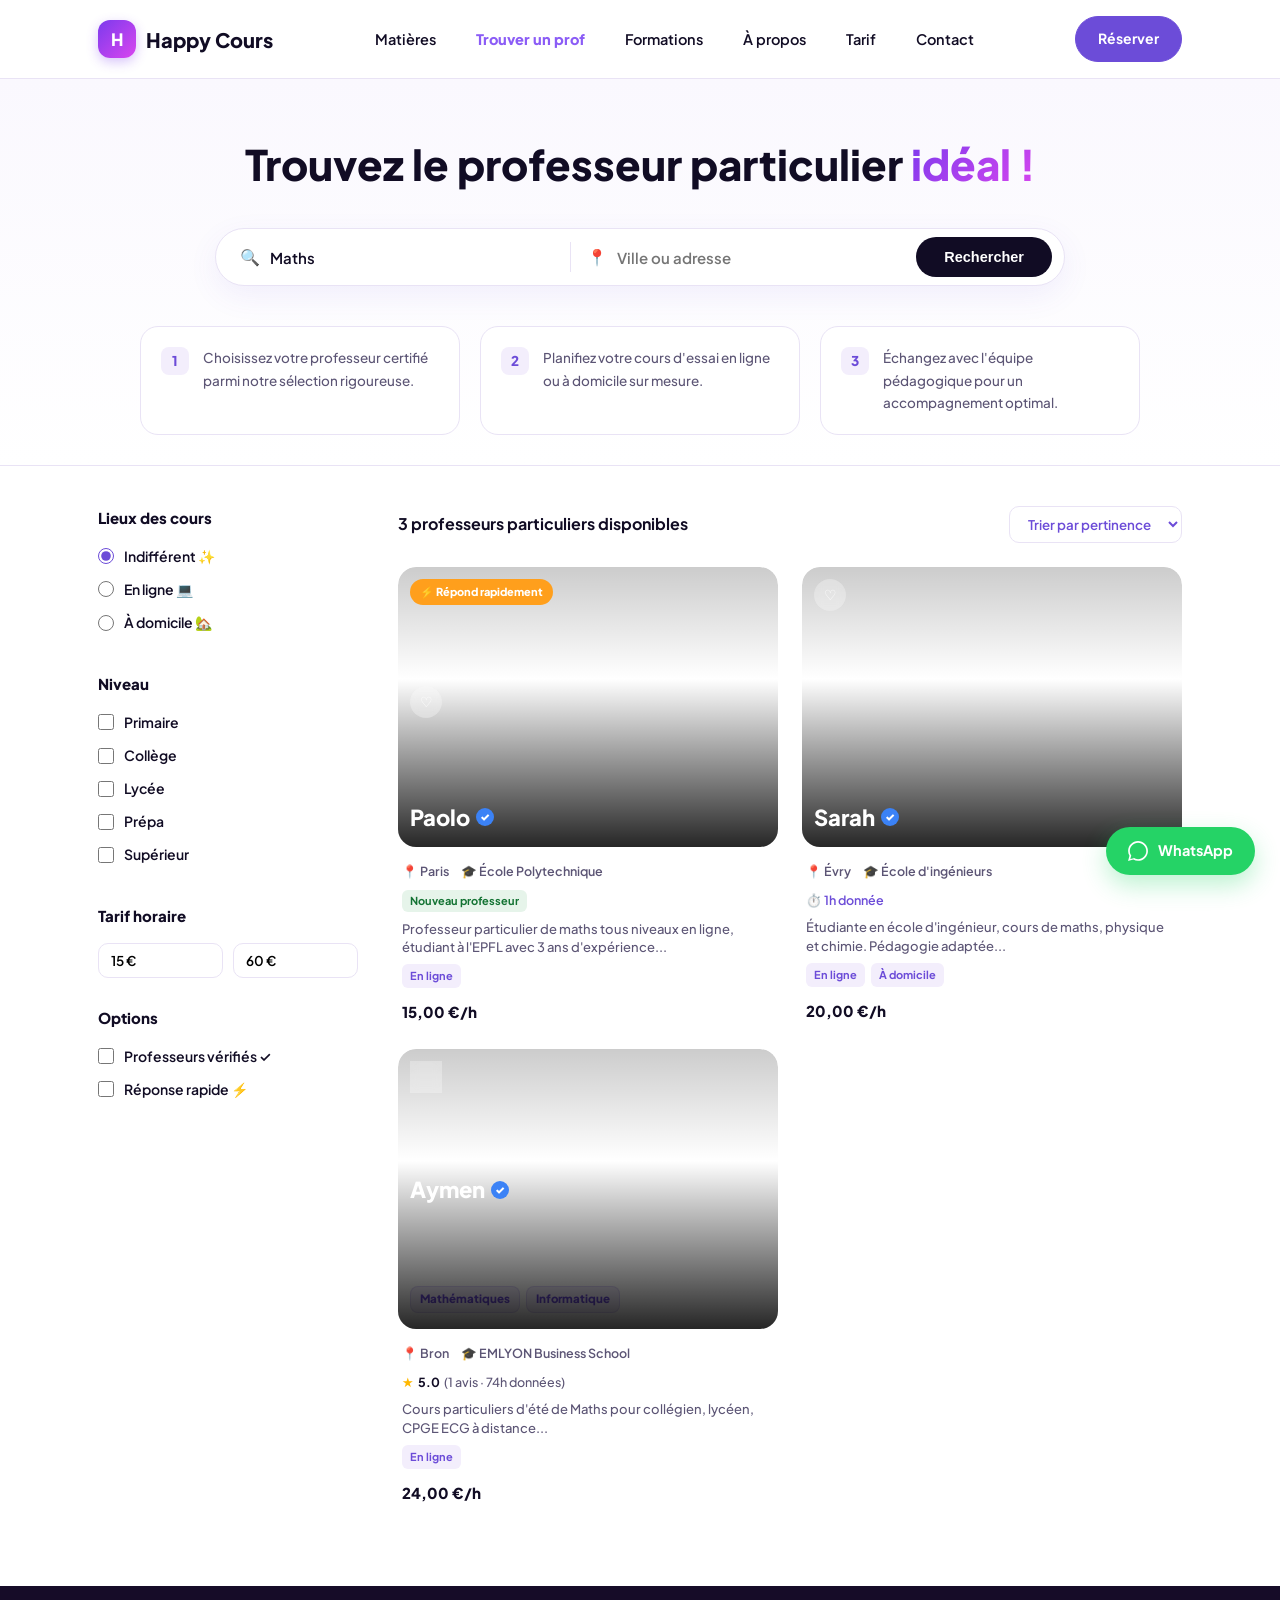
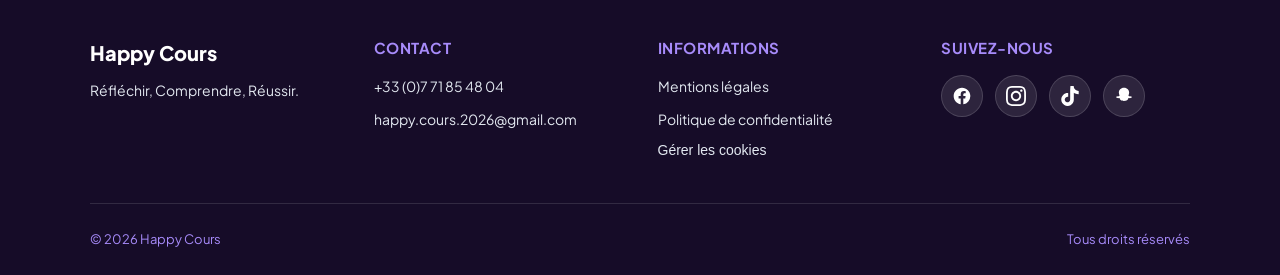
<file: publier-annonce.html>
<!DOCTYPE html>
<html lang="fr" dir="ltr">
<head>
  <meta charset="UTF-8">
  <meta name="viewport" content="width=device-width, initial-scale=1.0">
  <title>Happy Cours — Trouvez votre professeur particulier</title>
  <meta name="description" content="Trouvez le professeur particulier idéal en Mathématiques, Physique et SI chez Happy Cours.">
  
  <!-- POLICES GOOGLE FONTS -->
  <link rel="preconnect" href="https://fonts.googleapis.com">
  <link rel="preconnect" href="https://fonts.gstatic.com" crossorigin>
  <link href="https://fonts.googleapis.com/css2?family=Plus+Jakarta+Sans:wght@500;600;700;800;900&family=Inter:wght@400;500;600;700&display=swap" rel="stylesheet">

  <!-- STYLES CSS INTÉGRÉS -->
  <style>
    /* VARIABLES GLOBALES HAPPY COURS */
    :root {
      --bg: #FFFFFF;
      --panel: #FAF8FE;
      --panel-2: #F3EEFC;
      --line: #E9E3F5;
      --text: #110C24;
      --muted: #5C5575;
      --violet-primary: #6C4CD8;
      --violet-deep: #3A1C93;
      --violet-glow: #8B5CF6;
      --glam-pink: #D946EF;
      --glam-gradient: linear-gradient(135deg, #7C3AED 0%, #D946EF 100%);
      --glam-shadow: 0 12px 30px -5px rgba(124, 58, 237, 0.45);
      --radius: 18px;
      --maxw: 1140px;
    }

    * {
      box-sizing: border-box;
      margin: 0;
      padding: 0;
    }

    html {
      scroll-behavior: smooth;
    }

    body {
      background: var(--bg);
      color: var(--text);
      font-family: 'Plus Jakarta Sans', 'Inter', sans-serif;
      line-height: 1.65;
      -webkit-font-smoothing: antialiased;
      min-height: 100vh;
      display: flex;
      flex-direction: column;
    }

    a {
      color: inherit;
      text-decoration: none;
    }

    .wrap {
      max-width: var(--maxw);
      margin: 0 auto;
      padding: 0 28px;
      width: 100%;
    }

    /* HEADER & NAVIGATION STICKY */
    header {
      position: sticky;
      top: 0;
      z-index: 50;
      background: rgba(255, 255, 255, 0.92);
      backdrop-filter: blur(16px);
      border-bottom: 1px solid var(--line);
    }

    .nav {
      display: flex;
      align-items: center;
      justify-content: space-between;
      height: 78px;
    }

    .logo {
      display: flex;
      align-items: center;
      gap: 10px;
      font-weight: 800;
      font-size: 20px;
    }

    .logo-mark {
      width: 38px;
      height: 38px;
      border-radius: 12px;
      background: var(--glam-gradient);
      display: flex;
      align-items: center;
      justify-content: center;
      font-size: 17px;
      color: #fff;
      font-weight: 900;
      box-shadow: 0 4px 12px rgba(124, 58, 237, 0.3);
    }

    #navList {
      display: flex;
      gap: 8px;
      list-style: none;
    }

    #navList a {
      font-size: 14.5px;
      color: var(--text);
      font-weight: 600;
      padding: 9px 16px;
      border-radius: 100px;
      transition: all 0.2s ease;
    }

    #navList a:hover {
      background-color: var(--panel-2);
      color: var(--violet-primary);
    }

    #navList a.nav-highlight {
      color: var(--violet-glow);
      font-weight: 800;
    }

    .btn {
      font-family: 'Plus Jakarta Sans', sans-serif;
      font-weight: 700;
      font-size: 14px;
      padding: 10px 22px;
      border-radius: 100px;
      border: 1px solid var(--violet-primary);
      color: var(--violet-primary);
      background: transparent;
      cursor: pointer;
      transition: all .25s ease;
      display: inline-flex;
      align-items: center;
      justify-content: center;
      gap: 8px;
    }

    .btn-solid {
      background: var(--violet-primary);
      color: #fff;
      border-color: var(--violet-primary);
    }

    .btn-solid:hover {
      background: var(--violet-deep);
      border-color: var(--violet-deep);
    }

    .nav-actions {
      display: flex;
      align-items: center;
      gap: 16px;
    }

    .menu-toggle {
      display: none;
      background: none;
      border: none;
      font-size: 24px;
      cursor: pointer;
    }

    /* SECTION HERO & RECHERCHE */
    .hero-search-section {
      background: linear-gradient(180deg, var(--panel) 0%, var(--bg) 100%);
      padding: 50px 0 30px;
      border-bottom: 1px solid var(--line);
    }

    .hero-title {
      text-align: center;
      font-size: clamp(28px, 4vw, 42px);
      font-weight: 900;
      margin-bottom: 30px;
    }

    .hero-title .accent {
      background: var(--glam-gradient);
      -webkit-background-clip: text;
      -webkit-text-fill-color: transparent;
    }

    .search-bar-container {
      background: #FFFFFF;
      border: 1px solid var(--line);
      border-radius: 100px;
      padding: 8px 12px 8px 24px;
      display: flex;
      align-items: center;
      gap: 16px;
      box-shadow: 0 10px 30px rgba(108, 76, 216, 0.08);
      max-width: 850px;
      margin: 0 auto 40px;
    }

    .search-input-group {
      display: flex;
      align-items: center;
      gap: 10px;
      flex: 1;
    }

    .search-input-group input {
      border: none;
      outline: none;
      width: 100%;
      font-family: inherit;
      font-size: 15px;
      font-weight: 600;
      color: var(--text);
    }

    .search-divider {
      width: 1px;
      height: 30px;
      background: var(--line);
    }

    .btn-search {
      background: var(--text);
      color: #fff;
      border: none;
      padding: 12px 28px;
      border-radius: 100px;
      font-weight: 700;
      font-size: 14.5px;
      cursor: pointer;
      transition: background 0.2s;
    }

    .btn-search:hover {
      background: var(--violet-primary);
    }

    /* ÉTAPES SIMPLE */
    .steps-grid {
      display: grid;
      grid-template-columns: repeat(3, 1fr);
      gap: 20px;
      max-width: 1000px;
      margin: 0 auto;
    }

    .step-card {
      background: #FFFFFF;
      border: 1px solid var(--line);
      border-radius: var(--radius);
      padding: 20px;
      display: flex;
      align-items: flex-start;
      gap: 14px;
      font-size: 13.5px;
      color: var(--muted);
      font-weight: 500;
    }

    .step-number {
      width: 28px;
      height: 28px;
      border-radius: 8px;
      background: var(--panel-2);
      color: var(--violet-primary);
      font-weight: 800;
      display: flex;
      align-items: center;
      justify-content: center;
      flex-shrink: 0;
    }

    /* CONTENU PRINCIPAL : FILTRES + GRILLE */
    main {
      flex: 1;
      padding: 40px 0 80px;
    }

    .layout-grid {
      display: grid;
      grid-template-columns: 260px 1fr;
      gap: 40px;
    }

    /* SIDEBAR FILTRES */
    .filters-sidebar {
      display: flex;
      flex-direction: column;
      gap: 28px;
    }

    .filter-group h3 {
      font-size: 15px;
      font-weight: 800;
      margin-bottom: 14px;
    }

    .filter-option {
      display: flex;
      align-items: center;
      gap: 10px;
      margin-bottom: 10px;
      font-size: 14px;
      font-weight: 600;
      color: var(--text);
      cursor: pointer;
    }

    .filter-option input[type="radio"],
    .filter-option input[type="checkbox"] {
      accent-color: var(--violet-primary);
      width: 16px;
      height: 16px;
    }

    .price-range-inputs {
      display: flex;
      gap: 10px;
    }

    .price-input {
      width: 100%;
      padding: 8px 12px;
      border: 1px solid var(--line);
      border-radius: 10px;
      font-size: 13.5px;
      font-family: inherit;
      font-weight: 600;
    }

    /* EN-TÊTE RÉSULTATS */
    .results-header {
      display: flex;
      justify-content: space-between;
      align-items: center;
      margin-bottom: 24px;
    }

    .results-count {
      font-weight: 700;
      font-size: 16px;
    }

    .results-sort select {
      border: 1px solid var(--line);
      padding: 8px 14px;
      border-radius: 10px;
      font-family: inherit;
      font-weight: 600;
      color: var(--violet-primary);
      background: transparent;
      cursor: pointer;
    }

    /* GRILLE PROFESSEURS */
    .profs-grid {
      display: grid;
      grid-template-columns: repeat(auto-fill, minmax(250px, 1fr));
      gap: 24px;
    }

    /* CARTE PROFESSEUR */
    .prof-card {
      background: #FFFFFF;
      border-radius: var(--radius);
      overflow: hidden;
      display: flex;
      flex-direction: column;
      transition: transform 0.3s ease, box-shadow 0.3s ease;
    }

    .prof-card:hover {
      transform: translateY(-5px);
      box-shadow: 0 16px 32px -10px rgba(108, 76, 216, 0.15);
    }

    /* PHOTO & EN-TÊTE D'ANNOUNCE */
    .prof-photo-wrap {
      position: relative;
      height: 280px;
      background-size: cover;
      background-position: center;
      border-radius: var(--radius);
      overflow: hidden;
      display: flex;
      flex-direction: column;
      justify-content: space-between;
      padding: 12px;
    }

    .prof-photo-overlay {
      position: absolute;
      inset: 0;
      background: linear-gradient(180deg, rgba(0,0,0,0.2) 0%, rgba(0,0,0,0) 40%, rgba(0,0,0,0.85) 100%);
    }

    .badge-fast {
      position: relative;
      z-index: 2;
      align-self: flex-start;
      background: #FF9F1C;
      color: #FFFFFF;
      font-size: 11px;
      font-weight: 800;
      padding: 4px 10px;
      border-radius: 100px;
      display: inline-flex;
      align-items: center;
      gap: 4px;
    }

    .btn-heart {
      position: relative;
      z-index: 2;
      align-self: flex-end;
      width: 32px;
      height: 32px;
      border-radius: 50%;
      background: rgba(255, 255, 255, 0.3);
      backdrop-filter: blur(4px);
      border: none;
      color: #fff;
      display: flex;
      align-items: center;
      justify-content: center;
      cursor: pointer;
      font-size: 14px;
    }

    .prof-name-bar {
      position: relative;
      z-index: 2;
      color: #FFFFFF;
      display: flex;
      align-items: center;
      gap: 6px;
    }

    .prof-name-bar h2 {
      font-size: 22px;
      font-weight: 800;
    }

    .check-badge {
      width: 18px;
      height: 18px;
      background: #3B82F6;
      color: #fff;
      border-radius: 50%;
      font-size: 11px;
      display: inline-flex;
      align-items: center;
      justify-content: center;
      font-weight: 900;
    }

    /* CORPS DE LA CARTE */
    .prof-card-body {
      padding: 14px 4px 0;
      display: flex;
      flex-direction: column;
      gap: 8px;
    }

    .prof-info-line {
      display: flex;
      align-items: center;
      gap: 12px;
      font-size: 12.5px;
      font-weight: 600;
      color: var(--muted);
    }

    .prof-info-line span {
      display: flex;
      align-items: center;
      gap: 4px;
      white-space: nowrap;
      overflow: hidden;
      text-overflow: ellipsis;
    }

    .prof-badge-new {
      background: #E6F4EA;
      color: #137333;
      font-size: 11px;
      font-weight: 700;
      padding: 2px 8px;
      border-radius: 6px;
      width: fit-content;
    }

    .prof-rating {
      font-size: 12.5px;
      font-weight: 700;
      color: var(--text);
      display: flex;
      align-items: center;
      gap: 4px;
    }

    .prof-rating .star {
      color: #FFB800;
    }

    .prof-description {
      font-size: 13px;
      color: var(--muted);
      font-weight: 500;
      line-height: 1.4;
      display: -webkit-box;
      -webkit-line-clamp: 2;
      -webkit-box-orient: vertical;
      overflow: hidden;
    }

    .prof-tags {
      display: flex;
      gap: 6px;
      flex-wrap: wrap;
    }

    .prof-tag {
      background: var(--panel-2);
      color: var(--violet-primary);
      font-size: 11px;
      font-weight: 700;
      padding: 3px 8px;
      border-radius: 6px;
    }

    .prof-price-line {
      font-size: 15px;
      font-weight: 800;
      color: var(--text);
      margin-top: 4px;
    }

    /* LABELS DES MATIÈRES DANS LE PROFIL */
    .prof-subjects {
    display: flex;
    gap: 6px;
    flex-wrap: wrap;
    margin-bottom: 4px;
    }

    .subject-tag {
    background: #F0EBFB;
    color: #6C4CD8; /* Votre couleur primaire */
    font-size: 11.5px;
    font-weight: 800;
    padding: 3px 9px;
    border-radius: 8px;
    border: 1px solid rgba(108, 76, 216, 0.15);
    }

       /* Footer Violet Sombre (#160c28) */
   /* Footer Violet Sombre Optimizé */
footer {
  background-color: #160c28;
  color: #ffffff;
  padding: 50px 20px 25px;
  margin-top: auto;
  font-size: 14px;
}

.footer-content {
  max-width: 1100px;
  margin: 0 auto;
  display: grid;
  grid-template-columns: repeat(auto-fit, minmax(200px, 1fr));
  gap: 35px;
  padding-bottom: 35px;
  border-bottom: 1px solid rgba(255, 255, 255, 0.12);
}

.footer-col h3 {
  margin: 0 0 10px 0;
  font-size: 20px;
  font-weight: 800;
  color: #ffffff;
}

.footer-col h4 {
  margin: 0 0 15px 0;
  font-size: 15px;
  font-weight: 700;
  color: #a78bfa; /* Violet clair contrasté */
  text-transform: uppercase;
  letter-spacing: 0.5px;
}

.footer-slogan {
  color: #a78bfa;
  margin: 0;
  font-size: 14px;
}

.footer-col p, 
.footer-col a, 
.btn-cookie-manage {
  color: #e2e8f0;
  text-decoration: none;
  display: block;
  margin-bottom: 10px;
  font-size: 14px;
  background: none;
  border: none;
  padding: 0;
  text-align: left;
  cursor: pointer;
  transition: color 0.2s ease-in-out;
}

.footer-col a:hover, 
.btn-cookie-manage:hover {
  color: #a78bfa;
  text-decoration: underline;
}

/* Optimisation des Icônes Réseaux Sociaux */
.social-links {
  display: flex;
  gap: 12px;
  align-items: center;
  flex-wrap: wrap;
}

.social-links a {
  display: flex !important;
  align-items: center;
  justify-content: center;
  width: 42px;
  height: 42px;
  background-color: rgba(255, 255, 255, 0.1);
  border: 1px solid rgba(255, 255, 255, 0.15);
  border-radius: 50%;
  margin-bottom: 0 !important;
  transition: all 0.25s ease-in-out;
}

.social-icon {
  width: 20px;
  height: 20px;
  color: #ffffff;
}

/* Effet au survol des icônes */
.social-links a:hover {
  background-color: #5c3ebd; /* Couleur violette de votre marque */
  border-color: #5c3ebd;
  transform: translateY(-4px);
  box-shadow: 0 5px 15px rgba(92, 62, 189, 0.4);
}

.footer-bottom {
  max-width: 1100px;
  margin: 25px auto 0;
  display: flex;
  justify-content: space-between;
  align-items: center;
  color: #a78bfa;
  font-size: 13px;
}

/* Adaptabilité Mobile */
@media (max-width: 600px) {
  .footer-content {
    grid-template-columns: 1fr;
    gap: 25px;
  }
  .footer-bottom {
    flex-direction: column;
    gap: 10px;
    text-align: center;
  }
}

    /* BOUTON FLOTTANT WHATSAPP */
    .whatsapp-exact-pill {
      position: fixed;
      bottom: 25px;
      right: 25px;
      background-color: #25d366;
      color: white;
      border-radius: 50px;
      padding: 12px 22px;
      display: flex;
      align-items: center;
      gap: 10px;
      box-shadow: 0 10px 25px rgba(37, 211, 102, 0.3);
      z-index: 999;
      font-weight: 700;
      font-size: 14.5px;
      transition: transform 0.2s ease;
    }

    .whatsapp-exact-pill:hover {
      transform: scale(1.04);
    }

    .whatsapp-exact-pill svg {
      width: 20px;
      height: 20px;
      fill: currentColor;
    }

    /* MEDIA QUERIES RESPONSIVE */
    @media (max-width: 900px) {
      .layout-grid {
        grid-template-columns: 1fr;
      }
      .filters-sidebar {
        display: none; /* Masqué sur mobile pour clarté */
      }
      .steps-grid {
        grid-template-columns: 1fr;
      }
      .footer-grid {
        grid-template-columns: 1fr 1fr;
      }
    }

    @media (max-width: 768px) {
      #navList {
        position: fixed;
        top: 78px;
        left: 0;
        right: 0;
        background: var(--bg);
        border-bottom: 1px solid var(--line);
        flex-direction: column;
        padding: 24px 28px;
        gap: 12px;
        transform: translateY(-150%);
        transition: transform .25s ease;
      }
      #navList.open {
        transform: translateY(0);
      }
      .menu-toggle {
        display: block;
      }
      .nav-actions .btn:not(.menu-toggle) {
        display: none;
      }
      .search-bar-container {
        flex-direction: column;
        border-radius: 20px;
        padding: 16px;
      }
      .search-divider {
        display: none;
      }
      .btn-search {
        width: 100%;
      }
      .footer-grid {
        grid-template-columns: 1fr;
        gap: 32px;
      }
      .footer-bottom-bar {
        flex-direction: column;
        align-items: flex-start;
      }
    }
  </style>
</head>

<body>

  <!-- HEADER ET NAVIGATION OFFICIEL HAPPY COURS -->
  <header>
    <div class="wrap nav">
      <a href="index.html" class="logo" aria-label="Retour à l'accueil Happy Cours">
        <span class="logo-mark" aria-hidden="true">H</span>
        Happy Cours
      </a>

      <nav aria-label="Navigation principale">
        <ul id="navList">
          <li><a href="index.html#cours">Matières</a></li>
          <li><a href="professeurs.html" class="nav-highlight">Trouver un prof</a></li>
          <li><a href="formations.html">Formations</a></li>
          <li><a href="index.html#apropos">À propos</a></li>
          <li><a href="index.html#tarif">Tarif</a></li>
          <li><a href="index.html#contact">Contact</a></li>
        </ul>
      </nav>

      <div class="nav-actions">
        <a href="index.html#contact" class="btn btn-solid">Réserver</a>
        <button class="menu-toggle" id="menuToggle" aria-label="Ouvrir le menu mobile">☰</button>
      </div>
    </div>
  </header>

  <!-- RECHERCHE & HERO -->
  <section class="hero-search-section">
    <div class="wrap">
      <h1 class="hero-title">Trouvez le professeur particulier <span class="accent">idéal !</span></h1>
      
      <!-- BARRE DE RECHERCHE -->
      <div class="search-bar-container">
        <div class="search-input-group">
          <span>🔍</span>
          <input type="text" id="searchSubject" placeholder="Matière (ex: Maths, Physique...)" value="Maths">
        </div>
        <div class="search-divider"></div>
        <div class="search-input-group">
          <span>📍</span>
          <input type="text" id="searchLocation" placeholder="Ville ou adresse" value="">
        </div>
        <button class="btn-search" id="searchBtn">Rechercher</button>
      </div>

      <!-- ÉTAPES RAPIDES -->
      <div class="steps-grid">
        <div class="step-card">
          <div class="step-number">1</div>
          <div>Choisissez votre professeur certifié parmi notre sélection rigoureuse.</div>
        </div>
        <div class="step-card">
          <div class="step-number">2</div>
          <div>Planifiez votre cours d'essai en ligne ou à domicile sur mesure.</div>
        </div>
        <div class="step-card">
          <div class="step-number">3</div>
          <div>Échangez avec l'équipe pédagogique pour un accompagnement optimal.</div>
        </div>
      </div>
    </div>
  </section>

  <!-- CONTENU PRINCIPAL DE RECHERCHE -->
  <main>
    <div class="wrap">
      <div class="layout-grid">
        
        <!-- SIDEBAR DE FILTRES -->
        <aside class="filters-sidebar">
        <div class="filter-group">
            <h3>Lieux des cours</h3>
            <label class="filter-option">
                <input type="radio" name="lieu" value="all" checked> Indifférent ✨
            </label>
            <label class="filter-option">
                <input type="radio" name="lieu" value="en-ligne"> En ligne 💻
            </label>
            <label class="filter-option">
                <input type="radio" name="lieu" value="a-domicile"> À domicile 🏡
            </label>
        </div>

        <div class="filter-group">
            <h3>Niveau</h3>
            <label class="filter-option"><input type="checkbox" class="filter-level" value="primaire"> Primaire</label>
            <label class="filter-option"><input type="checkbox" class="filter-level" value="college"> Collège</label>
            <label class="filter-option"><input type="checkbox" class="filter-level" value="lycee"> Lycée</label>
            <label class="filter-option"><input type="checkbox" class="filter-level" value="prepa"> Prépa</label>
            <label class="filter-option"><input type="checkbox" class="filter-level" value="superieur"> Supérieur</label>
        </div>

    <div class="filter-group">
            <h3>Tarif horaire</h3>
        <div class="price-range-inputs">
        <input type="text" id="priceMin" class="price-input" placeholder="Min €" value="15 €">
        <input type="text" id="priceMax" class="price-input" placeholder="Max €" value="60 €">
    </div>
    </div>

        <div class="filter-group">
        <h3>Options</h3>
        <label class="filter-option">
        <input type="checkbox" id="filterVerified" class="filter-option-checkbox" value="verified"> Professeurs vérifiés ✓
        </label>
        <label class="filter-option">
        <input type="checkbox" id="filterFastResponse" class="filter-option-checkbox" value="fast"> Réponse rapide ⚡
        </label>
        </div>


        </aside>

        <!-- COLONNE DES ANNONCES PROFESSEURS -->
        <section>
          <div class="results-header">
            <div class="results-count">529 professeurs particuliers disponibles</div>
            <div class="results-sort">
              <select>
                <option>Trier par pertinence</option>
                <option>Prix croissant</option>
                <option>Prix décroissant</option>
                <option>Les mieux notés</option>
              </select>
            </div>
          </div>

          <!-- GRILLE DES ANNONCES DE PROFESSEURS -->
          <div class="profs-grid">

            <!-- CARTE PROFESSEURS -->
            <article class="prof-card" data-levels="college lycee" data-price="15" data-verified="true" data-fast="true">
              <div class="prof-photo-wrap" style="background-image: url('https://images.unsplash.com/photo-1539571696357-5a69c17a67c6?auto=format&fit=crop&w=500&q=80');">
                <div class="prof-photo-overlay"></div>
                <div style="display:flex; justify-size: space-between; width:100%;">
                  <button class="btn-heart" aria-label="Favoris">♡</button>
                </div>
                <div class="prof-name-bar">
                  <h2>Paolo</h2>
                  <span class="check-badge">✓</span>
                </div>
              </div>
              <div class="prof-card-body">
                <div class="prof-info-line">
                  <span>📍 Paris</span>
                  <span>🎓 École Polytechnique</span>
                </div>
                <div class="prof-badge-new">Nouveau professeur</div>
                <p class="prof-description">Professeur particulier de maths tous niveaux en ligne, étudiant à l'EPFL avec 3 ans d'expérience...</p>
                <div class="prof-tags">
                  <span class="prof-tag">En ligne</span>
                </div>
                <div class="prof-price-line">10,90 €/h</div>
              </div>
            </article>

            <!-- CARTE PROFESSEUR 2 -->
            <article class="prof-card" data-levels="lycee prepa" data-price="20" data-verified="false" data-fast="false">
              <div class="prof-photo-wrap" style="background-image: url('https://images.unsplash.com/photo-1573496359142-b8d87734a5a2?auto=format&fit=crop&w=500&q=80');">
                <div class="prof-photo-overlay"></div>
                <div style="display:flex; justify-content: space-between; width:100%;">
                  <span class="badge-fast">⚡ Répond rapidement</span>
                  <button class="btn-heart" aria-label="Favoris">♡</button>
                </div>
                <div class="prof-name-bar">
                  <h2>Sarah</h2>
                  <span class="check-badge">✓</span>
                </div>
              </div>
              <div class="prof-card-body">
                <div class="prof-info-line">
                  <span>📍 Évry</span>
                  <span>🎓 École d'ingénieurs</span>
                </div>
                <div class="prof-info-line" style="color:var(--violet-primary);">⏱️ 1h donnée</div>
                <p class="prof-description">Étudiante en école d'ingénieur, cours de maths, physique et chimie. Pédagogie adaptée...</p>
                <div class="prof-tags">
                  <span class="prof-tag">En ligne</span>
                  <span class="prof-tag">À domicile</span>
                </div>
                <div class="prof-price-line">À partir de 25,90 €/h</div>
              </div>
            </article>

            <!-- CARTE PROFESSEUR 3 -->
            <article class="prof-card" data-levels="college lycee prepa superieur" data-price="24" data-verified="true" data-fast="false">

              <div class="prof-photo-wrap" style="background-image: url('https://images.unsplash.com/photo-1507003211169-0a1dd7228f2d?auto=format&fit=crop&w=500&q=80');">
                <div class="prof-photo-overlay"></div>
                <div style="display:flex; justify-content: space-between; width:100%;">
                  <span class="badge-fast">⚡ Répond rapidement</span>
                  <button class="btn-heart" aria-label="Favoris">♡</button>
                </div>
                <div class="prof-name-bar">
                  <h2>Aymen</h2>
                  <span class="check-badge">✓</span>
                </div>
                <!-- 🟢 AJOUTER LES BADGES DE MATIÈRES ICI -->
                <div class="prof-subjects">
                    <span class="subject-tag">Mathématiques</span>
                    <span class="subject-tag">Informatique</span>
                </div>
              </div>

              <div class="prof-card-body">
                <div class="prof-info-line">
                  <span>📍 Bron</span>
                  <span>🎓 EMLYON Business School</span>
                </div>
                <div class="prof-rating">
                  <span class="star">★</span> 5.0 <span style="color:var(--muted); font-weight:500;">(1 avis · 74h données)</span>
                </div>
                <p class="prof-description">Cours particuliers d'été de Maths pour collégien, lycéen, CPGE ECG à distance...</p>
                <div class="prof-tags">
                  <span class="prof-tag">En ligne</span>
                </div>
                <div class="prof-price-line">À partir de 20,90 €/h</div>
              </div>
            </article>

          </div>
        </section>

      </div>
    </div>
  </main>

<!-- Footer Violet Sombre identique à l'image -->
<footer>

  <div class="footer-content">
    
    <!-- Colonne 1 : Marque & Slogan -->
    <div class="footer-col">
      <h3>Happy Cours</h3>
      <p class="footer-slogan">Réfléchir, Comprendre, Réussir.</p>
    </div>

    <!-- Colonne 2 : Contact -->
    <div class="footer-col">
      <h4>Contact</h4>
      <p>+33 (0)7 71 85 48 04</p>
      <p><a href="mailto:happy.cours.2026@gmail.com">happy.cours.2026@gmail.com</a></p>
    </div>

    <!-- Colonne 3 : Liens Légaux -->
    <div class="footer-col">
      <h4>Informations</h4>
      <a href="mentions-legales.html">Mentions légales</a>
      <a href="politique-confidentialite.html">Politique de confidentialité</a>
      <button class="btn-cookie-manage" onclick="openCookieBanner()">Gérer les cookies</button>
    </div>

    <!-- Colonne 4 : Réseaux Sociaux (Optimisés & Très visibles) -->
    <div class="footer-col">
      <h4>Suivez-nous</h4>
      <div class="social-links">
        <!-- Facebook -->
        <a href="https://facebook.com/votrepage" target="_blank" rel="noopener noreferrer" aria-label="Facebook">
          <svg class="social-icon" viewBox="0 0 24 24"><path fill="currentColor" d="M12 2.04C6.5 2.04 2 6.53 2 12.06C2 17.06 5.66 21.21 10.44 21.96V14.96H7.9V12.06H10.44V9.85C10.44 7.34 11.93 5.96 14.22 5.96C15.31 5.96 16.45 6.15 16.45 6.15V8.62H15.19C13.95 8.62 13.56 9.39 13.56 10.18V12.06H16.34L15.89 14.96H13.56V21.96A10 10 0 0 0 22 12.06C22 6.53 17.5 2.04 12 2.04Z"/></svg>
        </a>
        <!-- Instagram -->
        <a href="https://instagram.com/votrecompte" target="_blank" rel="noopener noreferrer" aria-label="Instagram">
          <svg class="social-icon" viewBox="0 0 24 24"><path fill="currentColor" d="M12 2.163c3.204 0 3.584.012 4.85.07 3.252.148 4.771 1.691 4.919 4.919.058 1.265.069 1.645.069 4.849 0 3.205-.012 3.584-.069 4.849-.149 3.225-1.664 4.771-4.919 4.919-1.266.058-1.644.07-4.85.07-3.204 0-3.584-.012-4.849-.07-3.26-.149-4.771-1.699-4.919-4.92-.058-1.265-.07-1.644-.07-4.849 0-3.204.013-3.583.07-4.849.149-3.227 1.664-4.771 4.919-4.919 1.266-.057 1.645-.069 4.849-.069zm0-2.163c-3.259 0-3.667.014-4.947.072-4.358.2-6.78 2.618-6.98 6.98-.059 1.281-.073 1.689-.073 4.948 0 3.259.014 3.668.072 4.948.2 4.358 2.618 6.78 6.98 6.98 1.281.058 1.689.072 4.948.072 3.259 0 3.668-.014 4.948-.072 4.354-.2 6.782-2.618 6.979-6.98.059-1.28.073-1.689.073-4.948 0-3.259-.014-3.667-.072-4.947-.196-4.354-2.617-6.78-6.979-6.98-1.281-.059-1.69-.073-4.949-.073zm0 5.838c-3.403 0-6.162 2.759-6.162 6.162s2.759 6.163 6.162 6.163 6.162-2.759 6.162-6.163c0-3.403-2.759-6.162-6.162-6.162zm0 10.162c-2.209 0-4-1.79-4-4 0-2.209 1.791-4 4-4s4 1.791 4 4c0 2.21-1.791 4-4 4zm6.406-11.845c-.796 0-1.441.645-1.441 1.44s.645 1.44 1.441 1.44c.795 0 1.439-.645 1.439-1.44s-.644-1.44-1.439-1.44z"/></svg>
        </a>
        <!-- TikTok -->
        <a href="https://tiktok.com/@votrecompte" target="_blank" rel="noopener noreferrer" aria-label="TikTok">
          <svg class="social-icon" viewBox="0 0 24 24"><path fill="currentColor" d="M12.525.02c1.31-.02 2.61-.01 3.91-.02.08 1.53.63 3.09 1.75 4.17 1.12 1.11 2.7 1.62 4.24 1.79v4.03c-1.44-.05-2.89-.35-4.2-.97-.57-.26-1.1-.59-1.62-.98-.01 2.92.01 5.84-.02 8.75-.08 1.4-.54 2.79-1.35 3.94-1.31 1.92-3.58 3.17-5.91 3.21-1.43.08-2.86-.31-4.08-1.03-2.02-1.19-3.44-3.37-3.65-5.71-.28-2.36.54-4.74 2.22-6.41 1.57-1.58 3.8-2.4 6.03-2.22.01 1.44-.02 2.88-.02 4.32-1.02-.15-2.08.15-2.89.81-.88.7-1.33 1.81-1.22 2.93.1 1.19.83 2.23 1.91 2.71 1.05.47 2.31.33 3.22-.34.8-.57 1.28-1.5 1.34-2.48.06-2.92.02-5.84.03-8.75.01-1.15.01-2.3.01-3.45z"/></svg>
        </a>
        <!-- Snapchat -->
        <a href="https://snapchat.com/add/votrecompte" target="_blank" rel="noopener noreferrer" aria-label="Snapchat">
          <svg class="social-icon" viewBox="0 0 24 24"><path fill="currentColor" d="M12.002 2c-3.987 0-6.19 2.898-6.19 5.86 0 1.251.385 2.502.835 3.391.137.27.127.352-.07.525-.561.492-1.272.768-2.018.768-.344 0-.649-.071-.85-.18-.179-.098-.313-.081-.418.082-.143.222-.437 1.058-.517 1.32-.058.192.028.328.232.393 1.072.342 2.164.552 3.193.308.283-.067.433.05.517.32.339 1.089 1.146 3.197 5.286 3.197 4.137 0 4.947-2.108 5.286-3.197.084-.27.234-.387.517-.32 1.029.244 2.121.034 3.193-.308.204-.065.29-.201.232-.393-.08-.262-.374-1.098-.517-1.32-.105-.163-.239-.18-.418-.082-.201.109-.506.18-.85.18-.746 0-1.457-.276-2.018-.768-.197-.173-.207-.255-.07-.525.45-.889.835-2.14.835-3.391 0-2.962-2.203-5.86-6.19-5.86z"/></svg>
        </a>
      </div>
    </div>

  </div>

  <div class="footer-bottom">
    <div>&copy; 2026 Happy Cours</div>
    <div>Tous droits réservés</div>
  </div>
</footer>


  <!-- BOUTON FLOTTANT WHATSAPP -->
  <a href="https://wa.me/33771854804" class="whatsapp-exact-pill" target="_blank" rel="noopener" aria-label="WhatsApp">
    <svg viewBox="0 0 24 24">
      <path d="M.057 24l1.687-6.163c-1.041-1.804-1.588-3.849-1.587-5.946.003-6.556 5.338-11.891 11.893-11.891 3.181.001 6.167 1.24 8.413 3.488 2.245 2.248 3.481 5.236 3.48 8.414-.003 6.557-5.338 11.892-11.893 11.892-1.99-.001-3.951-.5-5.688-1.448l-6.305 1.654zm6.597-3.807c1.676.995 3.276 1.591 5.392 1.592 5.448 0 9.886-4.434 9.889-9.885.002-5.462-4.415-9.89-9.881-9.892-5.452 0-9.887 4.434-9.889 9.884-.001 2.225.651 3.891 1.746 5.634l-1.14 4.162 4.195-1.102z"/>
    </svg>
    <span>WhatsApp</span>
  </a>

<!-- SCRIPT 1 : MENU MOBILE -->
<script>
  // Attente du chargement complet du DOM HTML avant d'exécuter le script
  document.addEventListener('DOMContentLoaded', () => {
    // Récupération du bouton d'ouverture du menu (burger)
    const menuToggle = document.getElementById('menuToggle');
    // Récupération de la liste de liens de navigation
    const navList = document.getElementById('navList');

    // Vérification que les deux éléments existent bien dans la page
    if (menuToggle && navList) {
      // Ajout d'un écouteur d'événement au clic sur le bouton
      menuToggle.addEventListener('click', () => {
        // Alterne (ajoute ou enlève) la classe CSS 'open' sur la liste du menu
        navList.classList.toggle('open');
      });
    }
  });
</script>

<!-- SCRIPT 2 : TRI DES PROFESSEURS -->
<script>
  // Attente du chargement complet du DOM HTML
  document.addEventListener('DOMContentLoaded', () => {
    // Sélection du menu déroulant <select> du tri
    const sortSelect = document.querySelector('.results-sort select') || document.getElementById('sortSelect');
    // Sélection du conteneur parent qui héberge toutes les cartes
    const profsContainer = document.querySelector('.profs-grid') || document.getElementById('profsContainer');

    // Exécution du code uniquement si le select et le conteneur existent
    if (sortSelect && profsContainer) {
      // Transformation des enfants du conteneur en tableau JavaScript
      const originalCards = Array.from(profsContainer.children);

      // Attribution d'un index d'origine à chaque carte pour pouvoir rétablir l'ordre initial
      originalCards.forEach((card, index) => {
        if (!card.hasAttribute('data-original-index')) {
          card.setAttribute('data-original-index', index);
        }
      });

      // Fonction d'extraction du prix d'une carte (depuis data-price ou le texte HTML)
      function getCardPrice(card) {
        // 1. Priorité au champ data-price s'il existe
        if (card.dataset.price) return parseFloat(card.dataset.price);
        
        // 2. Sinon recherche dans l'élément de texte .prof-price-line
        const priceElement = card.querySelector('.prof-price-line');
        if (priceElement) {
          // Expression régulière pour extraire les chiffres et la virgule/point
          const match = priceElement.textContent.match(/(\d+[\.,]?\d*)/);
          if (match) return parseFloat(match[0].replace(',', '.'));
        }
        return 0; // Valeur par défaut si aucun prix n'est trouvé
      }

      // Fonction d'extraction de la note d'une carte
      function getCardRating(card) {
        // 1. Priorité au champ data-rating s'il existe
        if (card.dataset.rating) return parseFloat(card.dataset.rating);

        // 2. Sinon recherche dans l'élément textuel .prof-rating
        const ratingElement = card.querySelector('.prof-rating');
        if (ratingElement) {
          const match = ratingElement.textContent.match(/(\d+[\.,]?\d*)/);
          if (match) return parseFloat(match[0].replace(',', '.'));
        }
        return 0; // Valeur par défaut si aucune note n'est trouvée
      }

      // Écoute des changements de sélection dans le menu déroulant
      sortSelect.addEventListener('change', () => {
        // Récupération de l'état actuel de toutes les cartes
        const cards = Array.from(profsContainer.children);
        // Lecture de la valeur de l'option choisie en minuscules
        const selectedOption = sortSelect.value.toLowerCase().trim();
        // Lecture du texte visible de l'option choisie
        const selectedText = sortSelect.options[sortSelect.selectedIndex].text.toLowerCase().trim();

        // Algorithme de tri des cartes selon l'option sélectionnée
        cards.sort((a, b) => {
          const priceA = getCardPrice(a);
          const priceB = getCardPrice(b);
          const ratingA = getCardRating(a);
          const ratingB = getCardRating(b);
          const indexA = parseInt(a.getAttribute('data-original-index'));
          const indexB = parseInt(b.getAttribute('data-original-index'));

          // Tri par Prix croissant
          if (selectedOption.includes('asc') || (selectedText.includes('croissant') && !selectedText.includes('décroissant'))) {
            return priceA - priceB;
          } 
          // Tri par Prix décroissant
          else if (selectedOption.includes('desc') || selectedText.includes('décroissant')) {
            return priceB - priceA;
          } 
          // Tri par Note décroissante (les mieux notés d'abord)
          else if (selectedOption.includes('rating') || selectedText.includes('noté')) {
            return ratingB - ratingA;
          } 
          // Tri par Pertinence (ordre initial)
          else {
            return indexA - indexB;
          }
        });

        // Ré-insertion dans le DOM des cartes réordonnées
        cards.forEach(card => profsContainer.appendChild(card));
      });
    }
  });
</script>

<!-- SCRIPT 3 : FILTRAGE MULTI-CRITÈRES COMBINÉ -->
<!-- SCRIPT 3 : FILTRAGE MULTI-CRITÈRES COMBINÉ (SIDEBAR + BARRE PRINCIPALE) -->
<script>
  // Attente du chargement complet du DOM
  document.addEventListener('DOMContentLoaded', () => {
    // Récupération du conteneur des cartes de professeurs
    const profsContainer = document.querySelector('.profs-grid') || document.getElementById('profsContainer');
    if (!profsContainer) return; // Arrêt si la grille n'existe pas

    // Nettoyage et conversion d'une valeur texte en chiffre (ex: "25 €" -> 25)
    function parsePrice(val) {
      if (!val) return null;
      const clean = val.toString().replace(',', '.').replace(/[^0-9.]/g, '');
      const parsed = parseFloat(clean);
      return isNaN(parsed) ? null : parsed;
    }

    // Fonction globale qui évalue simultanément la BARRE PRINCIPALE et la SIDEBAR
    function applyGlobalFilters() {
      const cards = Array.from(profsContainer.children);

      // --- 0. RECHERCHE PRINCIPALE (MATIÈRE & VILLE) ---
      const subjectInput = document.getElementById('searchSubject') || document.querySelector('.hero-search input[placeholder*="physique"], .hero-search input[type="text"]:first-of-type');
      const locationInput = document.getElementById('searchLocation') || document.querySelector('.hero-search input[placeholder*="Toulouse"], .hero-search input[type="text"]:last-of-type');

      const searchSubject = subjectInput ? subjectInput.value.toLowerCase().trim() : '';
      const searchLocation = locationInput ? locationInput.value.toLowerCase().trim() : '';

      // --- 1. FILTRE SIDEBAR : LIEU DE COURS ---
      const activeLocationRadio = document.querySelector('input[name="lieu"]:checked');
      const locationValue = activeLocationRadio ? (activeLocationRadio.value || activeLocationRadio.parentElement.textContent).toLowerCase() : 'all';

      // --- 2. FILTRE SIDEBAR : NIVEAUX SCOLAIRES ---
      const selectedLevels = Array.from(document.querySelectorAll('.filter-level:checked')).map(cb => cb.value.toLowerCase());

      // --- 3. FILTRE SIDEBAR : TRANCHE DE TARIF ---
      const inputMin = document.getElementById('priceMin');
      const inputMax = document.getElementById('priceMax');
      const minPrice = inputMin ? (parsePrice(inputMin.value) ?? 0) : 0;
      const maxPrice = inputMax ? (parsePrice(inputMax.value) ?? Infinity) : Infinity;

      // --- 4. FILTRE SIDEBAR : OPTIONS (VÉRIFIÉ & RÉPONSE RAPIDE) ---
      const chkVerified = document.getElementById('filterVerified');
      const chkFast = document.getElementById('filterFastResponse');
      const needVerified = chkVerified ? chkVerified.checked : false;
      const needFast = chkFast ? chkFast.checked : false;

      // Evaluation individuelle de chaque professeur dans la grille
      cards.forEach(card => {
        let isVisible = true; // La carte est présumée visible au départ
        const cardText = card.textContent.toLowerCase();

        // A. ÉVALUATION DE LA MATIÈRE (Barre Principale)
        if (searchSubject !== '') {
          const cardSubject = (card.getAttribute('data-subject') || cardText).toLowerCase();
          if (!cardSubject.includes(searchSubject)) isVisible = false;
        }

        // B. ÉVALUATION DE LA VILLE / LOCALISATION (Barre Principale)
        if (isVisible && searchLocation !== '') {
          const cardCity = (card.getAttribute('data-city') || cardText).toLowerCase();
          if (!cardCity.includes(searchLocation)) isVisible = false;
        }

        // C. ÉVALUATION DU LIEU DE COURS (Sidebar)
        if (isVisible && locationValue !== 'all' && !locationValue.includes('indifférent')) {
          const tagsText = Array.from(card.querySelectorAll('.prof-tag, .prof-tags')).map(t => t.textContent.toLowerCase()).join(' ');
          if (locationValue.includes('ligne') && !tagsText.includes('en ligne')) isVisible = false;
          if (locationValue.includes('domicile') && !tagsText.includes('domicile')) isVisible = false;
        }

        // D. ÉVALUATION DU NIVEAU (Sidebar)
        if (isVisible && selectedLevels.length > 0) {
          const profLevels = (card.getAttribute('data-levels') || cardText).toLowerCase();
          const matchesLevel = selectedLevels.some(lvl => profLevels.includes(lvl));
          if (!matchesLevel) isVisible = false;
        }

        // E. ÉVALUATION DU TARIF (Sidebar)
        if (isVisible) {
          let cardPrice = 0;
          if (card.dataset.price) {
            cardPrice = parseFloat(card.dataset.price);
          } else {
            const priceElem = card.querySelector('.prof-price-line');
            if (priceElem) cardPrice = parsePrice(priceElem.textContent) || 0;
          }
          if (cardPrice < minPrice || cardPrice > maxPrice) isVisible = false;
        }

        // F. ÉVALUATION DES OPTIONS (Sidebar)
        if (isVisible) {
          const isVerified = card.getAttribute('data-verified') === 'true' || 
                             card.querySelector('.check-badge') !== null || 
                             cardText.includes('✓');

          const isFast = card.getAttribute('data-fast') === 'true' || 
                         card.querySelector('.badge-fast') !== null || 
                         cardText.includes('⚡') || 
                         cardText.includes('répond rapidement');

          if (needVerified && !isVerified) isVisible = false;
          if (needFast && !isFast) isVisible = false;
        }

        // Application finale de l'affichage sur le DOM
        card.style.display = isVisible ? 'flex' : 'none';
      });
    }

    // Écouteur sur tous les éléments de filtre de la Sidebar
    document.addEventListener('change', (e) => {
      if (e.target.matches('input[name="lieu"], .filter-level, #priceMin, #priceMax, #filterVerified, #filterFastResponse')) {
        applyGlobalFilters();
      }
    });

    document.addEventListener('input', (e) => {
      if (e.target.matches('#priceMin, #priceMax, #searchSubject, #searchLocation')) {
        applyGlobalFilters();
      }
    });

    // Écouteur du clic sur le bouton "Rechercher" de la bannière
    const searchBtn = document.querySelector('.hero-search button') || document.getElementById('searchBtn');
    if (searchBtn) {
      searchBtn.addEventListener('click', (e) => {
        e.preventDefault();
        applyGlobalFilters();
      });
    }

    // Écouteur de la touche Entrée dans les champs de recherche
    document.addEventListener('keyup', (e) => {
      if (e.key === 'Enter' && (e.target.id === 'searchSubject' || e.target.id === 'searchLocation')) {
        e.preventDefault();
        applyGlobalFilters();
      }
    });

    // Événement personnalisé déclenché par d'autres scripts si besoin
    window.addEventListener('apply-all-filters', applyGlobalFilters);
  });
</script>

<!-- SCRIPT 4 : COMPTEUR DYNAMIQUE -->
<script>
  // Attente du chargement du DOM
  document.addEventListener('DOMContentLoaded', () => {
    // Récupération du conteneur des cartes
    const profsContainer = document.querySelector('.profs-grid') || document.getElementById('profsContainer');
    // Récupération de l'élément HTML affichant la phrase du total
    const resultsHeader = document.querySelector('.results-count');

    if (profsContainer && resultsHeader) {
      // Fonction de mise à jour du texte
      function updateProfCountMessage() {
        const allCards = Array.from(profsContainer.children);
        // Filtrage pour ne garder que les cartes dont display n'est pas 'none'
        const visibleCards = allCards.filter(card => window.getComputedStyle(card).display !== 'none');
        const count = visibleCards.length;

        // Gestion de l'accord grammatical au singulier ou au pluriel
        const labelProf = count > 1 ? 'professeurs particuliers disponibles' : 'professeur particulier disponible';
        
        // Injection de la chaîne formatée dans le header
        resultsHeader.innerHTML = `<span id="profCount">${count}</span> ${labelProf}`;
      }

      // Exécution initiale
      updateProfCountMessage();

      // Création d'un observateur de mutations pour détecter tout changement de style CSS sur les cartes
      const observer = new MutationObserver(() => {
        updateProfCountMessage(); // Recalcul immédiat du total dès qu'une carte se masque/s'affiche
      });

      // Démarrage de l'observation sur le conteneur des professeurs
      observer.observe(profsContainer, { 
        childList: true, 
        subtree: true, 
        attributes: true, 
        attributeFilter: ['style', 'class'] 
      });
    }
  });
</script>


<!-- SCRIPT 5 : SYNCHRONISATION DU PRIX -->
<script>
  // Attente du chargement du DOM
  document.addEventListener('DOMContentLoaded', () => {
    // Récupération du conteneur principal
    const profsContainer = document.querySelector('.profs-grid') || document.getElementById('profsContainer');

    if (profsContainer) {
      // Récupération de toutes les cartes d'enseignants
      const cards = Array.from(profsContainer.querySelectorAll('.prof-card'));

      // Parcours de chaque carte
      cards.forEach(card => {
        // Lecture de l'attribut data-price (ex: "20.9")
        const rawPrice = card.getAttribute('data-price');

        if (rawPrice !== null) {
          // Conversion en nombre réel
          const priceNum = parseFloat(rawPrice);
          // Formatage avec 2 décimales et remplacement du point par une virgule (ex: "20,90")
          const formattedPrice = priceNum.toFixed(2).replace('.', ',');

          // Recherche de l'élément cible pour le prix
          let priceLine = card.querySelector('.prof-price-line');
          
          // Si l'élément n'existe pas dans le HTML, création automatique
          if (!priceLine) {
            priceLine = document.createElement('div');
            priceLine.className = 'prof-price-line';
            const body = card.querySelector('.prof-card-body') || card;
            body.appendChild(priceLine);
          }

          // Mise à jour du texte exact
          priceLine.textContent = `${formattedPrice} €/h`;
        }
      });
    }
  });
</script>

<!-- SCRIPT 6 : BADGES VISUELS "RÉPOND RAPIDEMENT" -->
<script>
  // Attente du chargement du DOM
  document.addEventListener('DOMContentLoaded', () => {
    // Sélection de toutes les cartes d'enseignants
    const profCards = document.querySelectorAll('.prof-card');

    if (profCards.length > 0) {
      // Parcours de chaque carte
      profCards.forEach(card => {
        // Vérification de la présence de data-fast="true"
        const isFast = card.getAttribute('data-fast') === 'true';
        // Sélection du conteneur de photo de profil
        const photoWrap = card.querySelector('.prof-photo-wrap');

        if (photoWrap) {
          // Recherche du badge s'il est déjà présent
          let badge = photoWrap.querySelector('.badge-fast');

          if (isFast) {
            // Si data-fast est true mais que le badge n'existe pas encore, création de l'élément HTML
            if (!badge) {
              badge = document.createElement('span');
              badge.className = 'badge-fast';
              badge.innerHTML = '⚡ Répond rapidement';
              // Insertion du badge en premier enfant de la zone photo
              photoWrap.insertBefore(badge, photoWrap.firstChild);
            }
            // Affichage du badge
            badge.style.display = 'inline-flex';
          } else if (badge) {
            // Si data-fast est false, masque du badge existant
            badge.style.display = 'none';
          }
        }
      });

      // Notification globale pour réévaluer le filtrage
      window.dispatchEvent(new Event('apply-all-filters'));
    }
  });
</script>
<!-- SCRIPT 7 : BARRE DE RECHERCHE PRINCIPALE (MATIÈRE & VILLE) -->
<script>
  // Attente du chargement complet du DOM
  document.addEventListener('DOMContentLoaded', () => {
    // Récupération de la grille des professeurs
    const profsContainer = document.querySelector('.profs-grid') || document.getElementById('profsContainer');
    if (!profsContainer) return;

    // Récupération des deux champs d'entrée et du bouton "Rechercher"
    // (Ajustez les IDs/sélecteurs si vos champs ont des noms spécifiques)
    const subjectInput = document.querySelector('.hero-search input[placeholder*="physique"], .hero-search input[type="text"]:first-of-type') || document.getElementById('searchSubject');
    const locationInput = document.querySelector('.hero-search input[placeholder*="Toulouse"], .hero-search input[type="text"]:last-of-type') || document.getElementById('searchLocation');
    const searchBtn = document.querySelector('.hero-search button') || document.getElementById('searchBtn');

    // Fonction qui applique le filtre textuel Matière / Ville
    function filterByHeroSearch() {
      const subjectTerm = subjectInput ? subjectInput.value.toLowerCase().trim() : '';
      const locationTerm = locationInput ? locationInput.value.toLowerCase().trim() : '';
      const cards = Array.from(profsContainer.children);

      cards.forEach(card => {
        const cardText = card.textContent.toLowerCase();
        const cardSubject = (card.getAttribute('data-subject') || cardText).toLowerCase();
        const cardCity = (card.getAttribute('data-city') || cardText).toLowerCase();

        let matchesSubject = true;
        let matchesLocation = true;

        // Verification de la matière saisi (ex: "physique")
        if (subjectTerm !== '') {
          matchesSubject = cardSubject.includes(subjectTerm);
        }

        // Verification de la ville saisie (ex: "toulouse")
        if (locationTerm !== '') {
          matchesLocation = cardCity.includes(locationTerm);
        }

        // Si la carte ne correspond pas à la recherche principale, on lui ajoute un marqueur
        if (matchesSubject && matchesLocation) {
          card.classList.remove('search-hidden');
        } else {
          card.classList.add('search-hidden');
        }
      });

      // Relance le filtre global pour combiner la recherche avec la sidebar (prix, niveau, etc.)
      if (typeof window.dispatchEvent === 'function') {
        window.dispatchEvent(new Event('apply-all-filters'));
      }
    }

    // 1. Écoute du clic sur le bouton "Rechercher"
    if (searchBtn) {
      searchBtn.addEventListener('click', (e) => {
        e.preventDefault();
        filterByHeroSearch();
      });
    }

    // 2. Écoute de la touche "Entrée" dans les champs de texte
    [subjectInput, locationInput].forEach(input => {
      if (input) {
        input.addEventListener('keyup', (e) => {
          if (e.key === 'Enter') {
            e.preventDefault();
            filterByHeroSearch();
          }
        });
      }
    });
  });
</script>

</body>
</html>
</file>
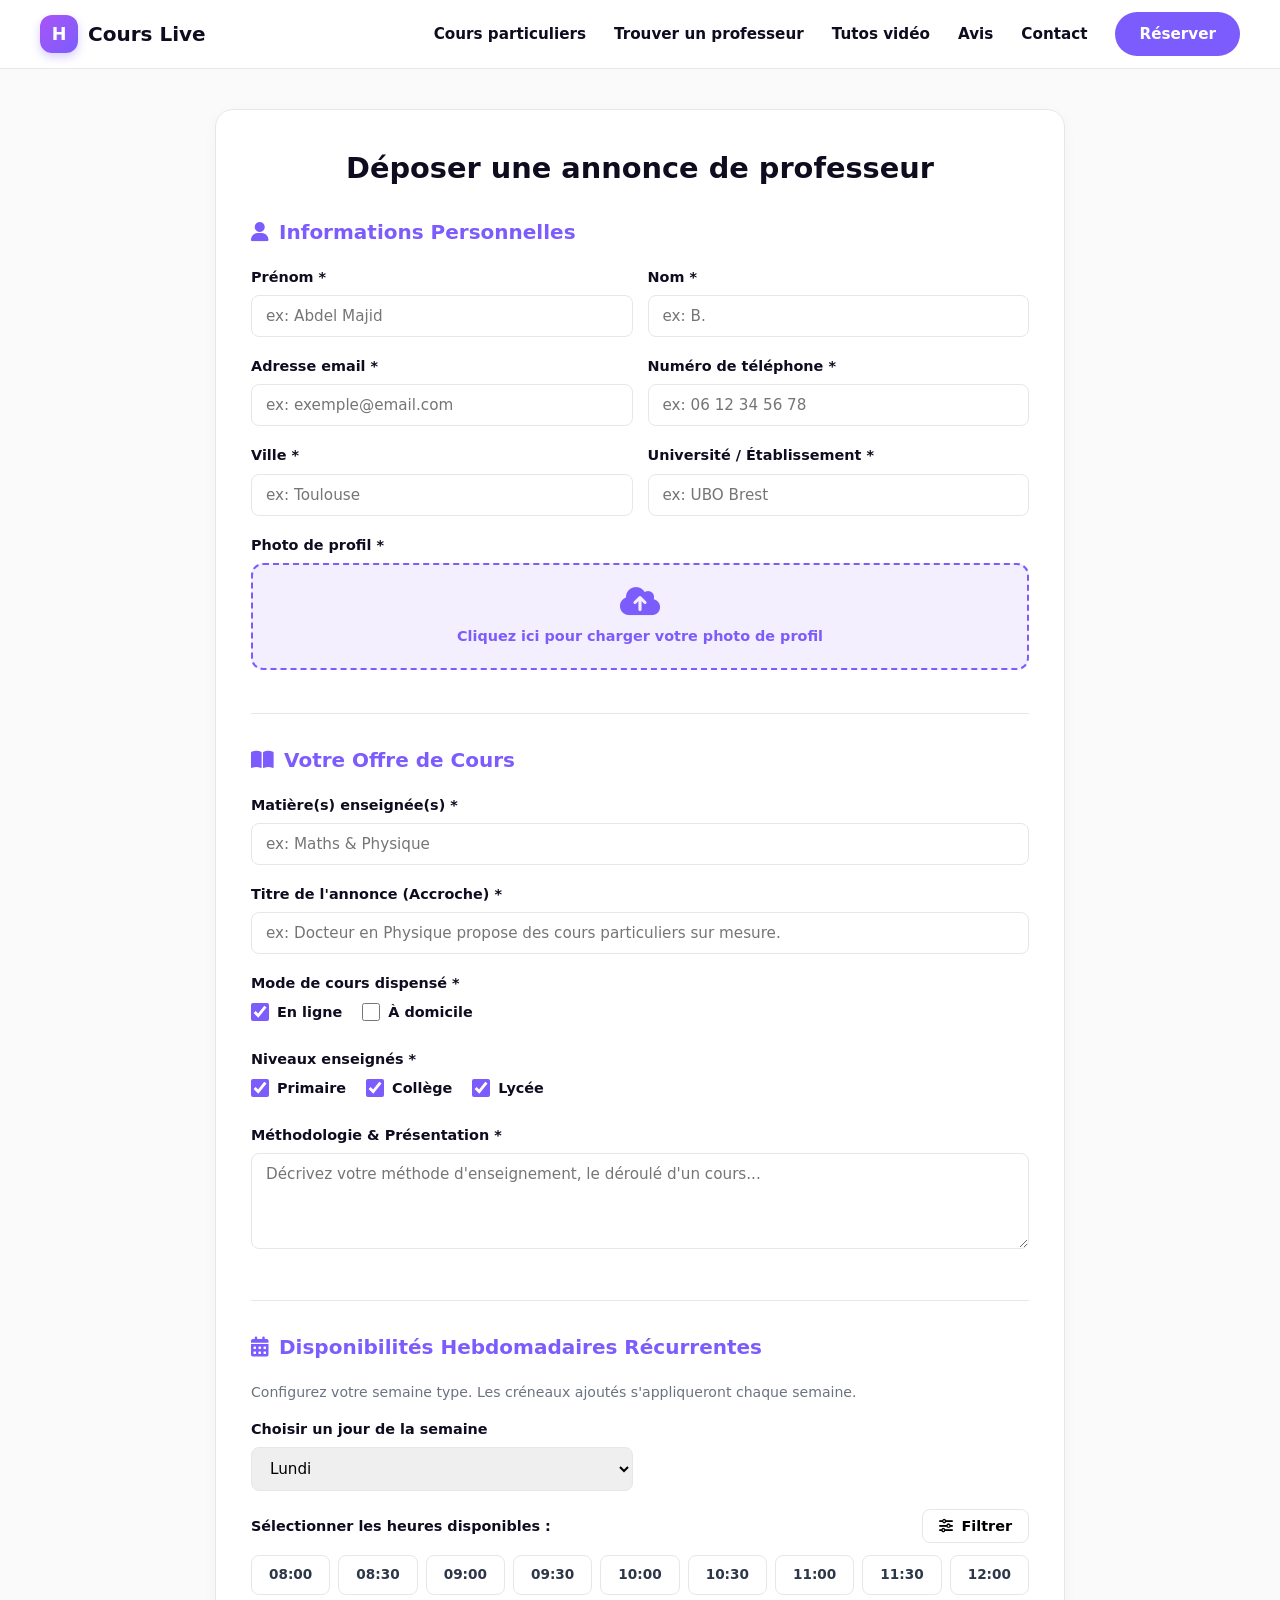
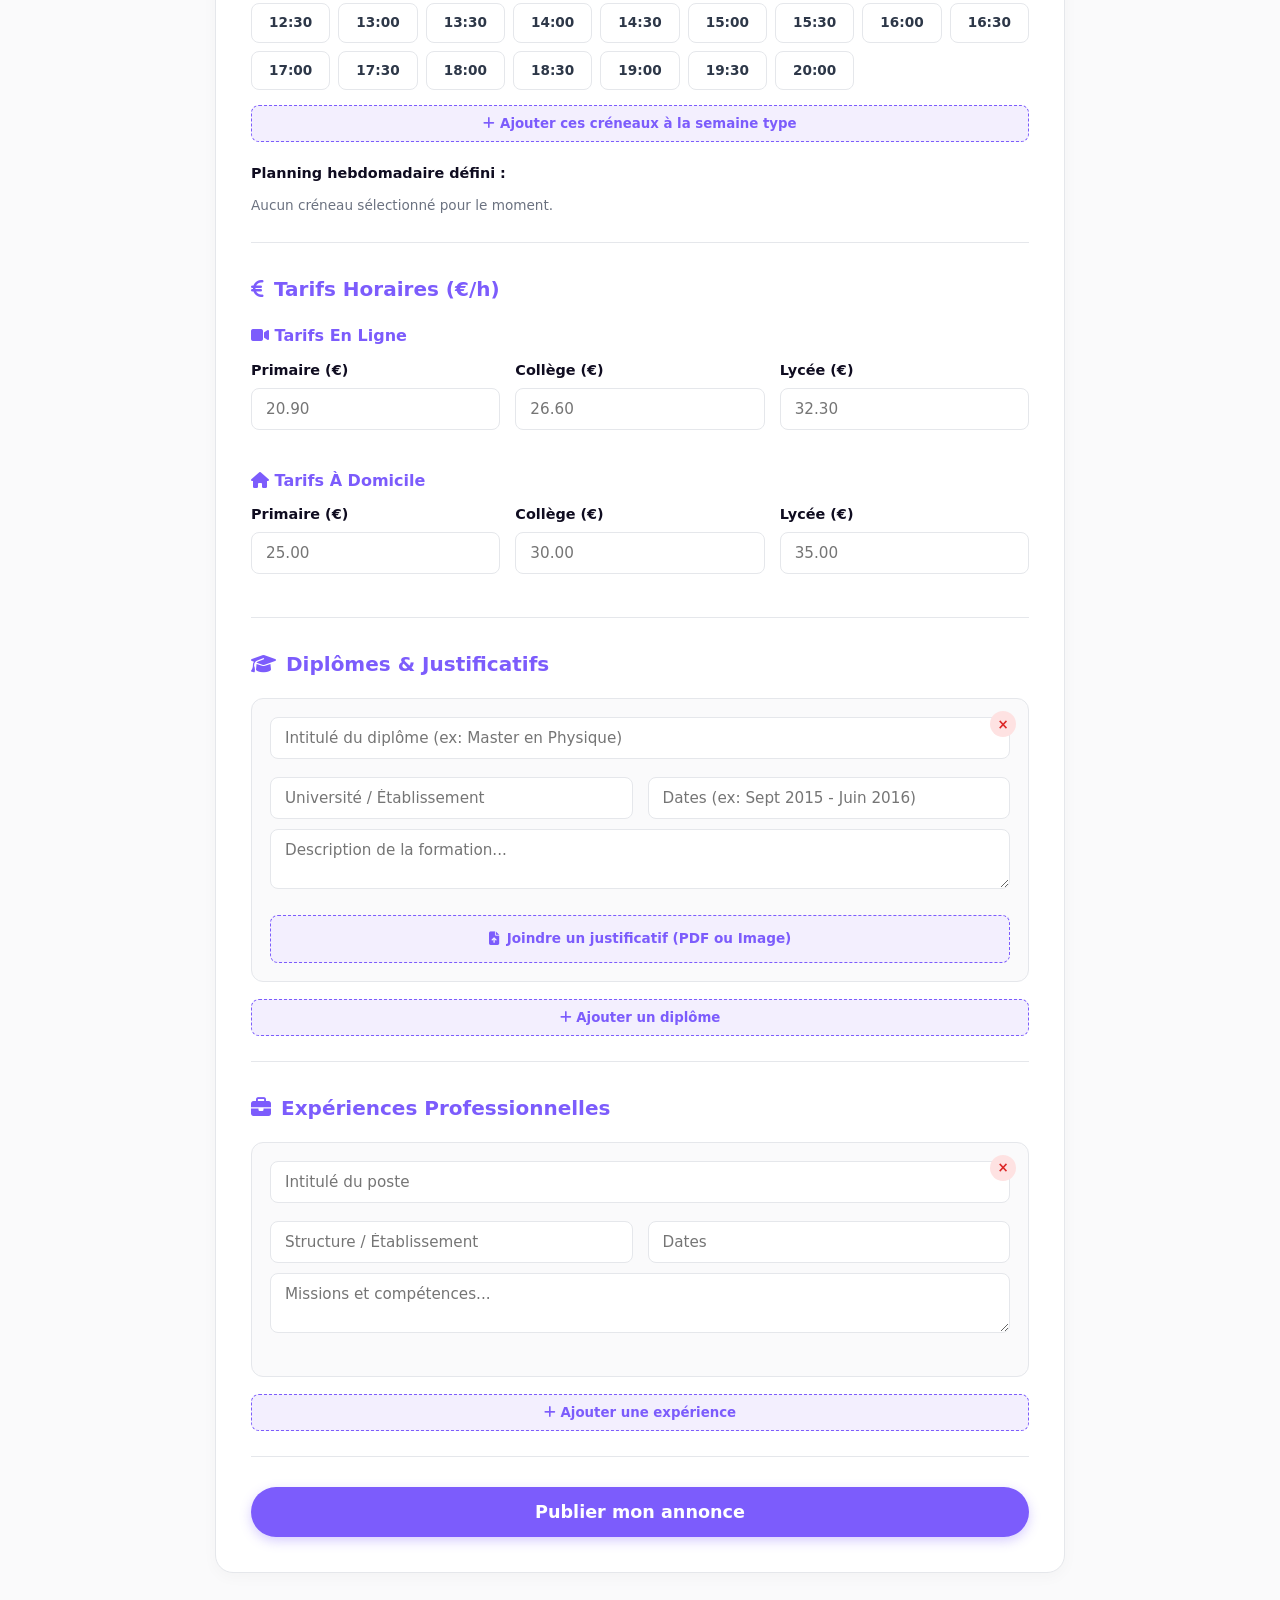
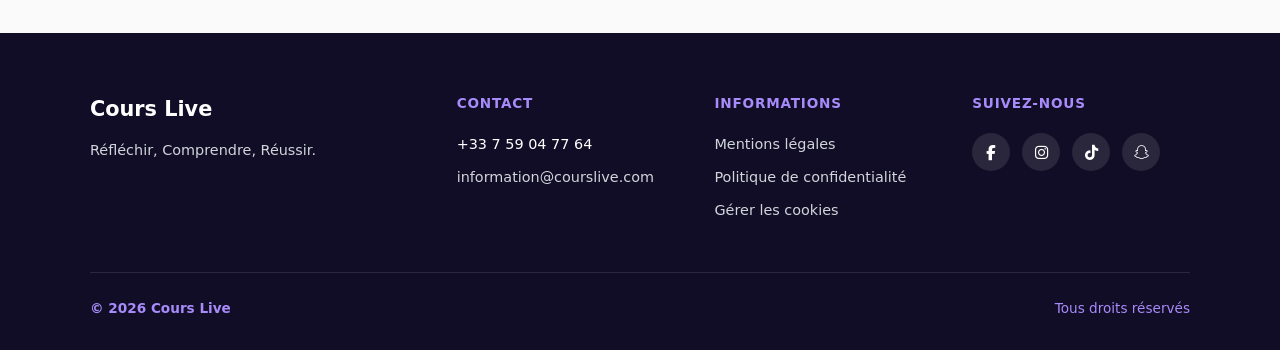
<file: publier_une_annonce.html>
<!DOCTYPE html>
<html lang="fr">
<head>
  <!-- FAVICON / LOGO CL DANS L'ONGLET DU NAVIGATEUR -->
  <link rel="icon" type="image/png" href="Logo_Cours_Live.png">
  <link rel="shortcut icon" type="image/png" href="Logo_Cours_Live.png">
  <link rel="apple-touch-icon" sizes="180x180" href="Logo_Cours_Live.png">

  <meta charset="UTF-8">
  <meta name="viewport" content="width=device-width, initial-scale=1.0">
  <title>Publier une annonce - Cours Live</title>
  <link href="https://cdnjs.cloudflare.com/ajax/libs/font-awesome/6.4.0/css/all.min.css" rel="stylesheet">
  <style>
    :root {
      --happy-purple: #7C5CFC;          
      --happy-purple-hover: #6543ED;    
      --happy-purple-light: #F3EFFE;    
      --happy-dark-bg: #120D26;         
      --happy-text-dark: #0F0C20;       
      --happy-gray-bg: #FAFAFB;         
      --happy-card-border: #E5E7EB;     
      --happy-text-main: #2D3748;       
      --happy-text-muted: #6B7280;      
      --happy-green-bg: #DCFCE7;        
      --happy-green-text: #15803D;      
      --happy-yellow: #F59E0B;          
      --radius-large: 18px;
      --radius-medium: 12px;
      --shadow-card: 0 4px 15px rgba(0, 0, 0, 0.03);
    }

    * { box-sizing: border-box; margin: 0; padding: 0; font-family: 'Segoe UI', system-ui, -apple-system, sans-serif; }
    body { background-color: var(--happy-gray-bg); color: var(--happy-text-main); line-height: 1.6; }

    .happy-header {
      background: white;
      border-bottom: 1px solid var(--happy-card-border);
      position: sticky;
      top: 0;
      z-index: 1000;
      padding: 12px 20px;
    }

    .header-container {
      max-width: 1200px;
      margin: 0 auto;
      display: flex;
      align-items: center;
      justify-content: space-between;
    }

    .header-logo {
      display: flex;
      align-items: center;
      gap: 10px;
      text-decoration: none;
      color: var(--happy-text-dark);
      font-weight: 800;
      font-size: 1.25rem;
    }

    .logo-badge {
      background: linear-gradient(135deg, #A855F7, var(--happy-purple));
      color: white;
      width: 38px;
      height: 38px;
      border-radius: 12px;
      display: flex;
      align-items: center;
      justify-content: center;
      font-weight: 800;
      font-size: 1.1rem;
      box-shadow: 0 4px 10px rgba(124, 92, 252, 0.3);
    }

    .header-nav {
      display: flex;
      align-items: center;
      gap: 28px;
    }

    .nav-link {
      text-decoration: none;
      color: var(--happy-text-dark);
      font-weight: 600;
      font-size: 0.95rem;
      transition: color 0.2s;
    }

    .nav-link:hover, .nav-link.active { color: var(--happy-purple); }

    .btn-header-reserve {
      background: var(--happy-purple);
      color: white;
      padding: 10px 24px;
      border-radius: 25px;
      text-decoration: none;
      font-weight: 700;
      font-size: 0.95rem;
      transition: background 0.2s;
    }

    .btn-header-reserve:hover { background: var(--happy-purple-hover); }

    .form-container {
      max-width: 850px;
      margin: 40px auto;
      background: white;
      padding: 35px;
      border-radius: var(--radius-large);
      border: 1px solid var(--happy-card-border);
      box-shadow: var(--shadow-card);
    }

    .form-title-main {
      font-size: 1.8rem;
      font-weight: 800;
      color: var(--happy-text-dark);
      margin-bottom: 25px;
      text-align: center;
    }

    .form-section {
      margin-bottom: 30px;
      padding-bottom: 25px;
      border-bottom: 1px solid var(--happy-card-border);
    }

    .form-section h2 {
      font-size: 1.25rem;
      color: var(--happy-purple);
      margin-bottom: 18px;
      display: flex;
      align-items: center;
      gap: 10px;
      font-weight: 700;
    }

    .form-group { margin-bottom: 18px; }
    .form-row { display: grid; grid-template-columns: 1fr 1fr; gap: 15px; }
    .form-row-3 { display: grid; grid-template-columns: 1fr 1fr 1fr; gap: 15px; }

    label {
      display: block;
      font-weight: 600;
      font-size: 0.9rem;
      margin-bottom: 6px;
      color: var(--happy-text-dark);
    }

    input, select, textarea {
      width: 100%;
      padding: 11px 14px;
      border: 1px solid var(--happy-card-border);
      border-radius: 8px;
      font-size: 0.95rem;
      outline: none;
      transition: border-color 0.2s;
    }

    input:focus, select:focus, textarea:focus {
      border-color: var(--happy-purple);
    }

    .file-upload-box {
      border: 2px dashed var(--happy-purple);
      padding: 20px;
      border-radius: var(--radius-medium);
      text-align: center;
      background: var(--happy-purple-light);
      cursor: pointer;
      transition: background-color 0.2s;
    }

    .file-upload-box input[type="file"] { display: none; }

    .upload-label {
      cursor: pointer;
      display: flex;
      flex-direction: column;
      align-items: center;
      gap: 8px;
      color: var(--happy-purple);
      font-size: 0.9rem;
      font-weight: 600;
    }

    .upload-label i { font-size: 2rem; color: var(--happy-purple); }

    .image-preview {
      width: 100px;
      height: 100px;
      border-radius: 50%;
      object-fit: cover;
      margin: 10px auto 0 auto;
      display: none;
      border: 3px solid var(--happy-purple);
    }

    .diploma-file-box {
      border: 1px dashed var(--happy-purple);
      background: var(--happy-purple-light);
      padding: 12px;
      border-radius: 8px;
      text-align: center;
      cursor: pointer;
      margin-top: 10px;
      transition: all 0.3s ease;
    }

    .diploma-file-box.file-uploaded {
      background: var(--happy-green-bg);
      border: 1px solid var(--happy-green-text);
    }

    .diploma-file-box input[type="file"] { display: none; }

    .diploma-file-label {
      cursor: pointer;
      font-size: 0.85rem;
      color: var(--happy-purple);
      font-weight: 600;
      display: flex;
      align-items: center;
      justify-content: center;
      gap: 8px;
    }

    .diploma-file-box.file-uploaded .diploma-file-label {
      color: var(--happy-green-text);
    }

    .file-info {
      margin-top: 8px;
      font-size: 0.85rem;
      color: var(--happy-green-text);
      font-weight: 600;
      display: none;
      text-align: center;
    }

    .checkbox-group {
      display: flex;
      gap: 20px;
      margin-top: 5px;
      flex-wrap: wrap;
    }

    .checkbox-item {
      display: flex;
      align-items: center;
      gap: 8px;
      font-size: 0.9rem;
      cursor: pointer;
    }

    input[type="checkbox"] {
      accent-color: var(--happy-purple);
      width: 18px;
      height: 18px;
      cursor: pointer;
    }

    .dynamic-item {
      background: var(--happy-gray-bg);
      padding: 18px;
      border-radius: var(--radius-medium);
      border: 1px solid var(--happy-card-border);
      margin-bottom: 12px;
      position: relative;
    }

    .btn-add {
      background: var(--happy-purple-light);
      color: var(--happy-purple);
      border: 1px dashed var(--happy-purple);
      padding: 10px 16px;
      border-radius: 8px;
      font-weight: 700;
      cursor: pointer;
      width: 100%;
      margin-top: 5px;
      transition: background 0.2s;
    }

    .btn-add:hover { background: #E8E0FE; }

    .btn-remove {
      position: absolute;
      top: 12px;
      right: 12px;
      background: #FEE2E2;
      color: #DC2626;
      border: none;
      border-radius: 50%;
      width: 26px;
      height: 26px;
      font-weight: bold;
      cursor: pointer;
    }

    .filter-toolbar {
      display: flex;
      justify-content: space-between;
      align-items: center;
      margin-bottom: 12px;
    }

    .filter-dropdown-wrapper {
      position: relative;
    }

    .btn-filter-toggle {
      background: white;
      border: 1px solid var(--happy-card-border);
      padding: 8px 16px;
      border-radius: 8px;
      font-weight: 600;
      font-size: 0.9rem;
      cursor: pointer;
      display: flex;
      align-items: center;
      gap: 8px;
      transition: all 0.2s;
    }

    .btn-filter-toggle:hover {
      border-color: var(--happy-purple);
      color: var(--happy-purple);
    }

    .filter-dropdown-menu {
      display: none;
      position: absolute;
      top: 105%;
      right: 0;
      background: white;
      border: 1px solid var(--happy-card-border);
      box-shadow: 0 10px 25px rgba(0,0,0,0.1);
      border-radius: var(--radius-medium);
      padding: 12px 16px;
      z-index: 100;
      width: 180px;
    }

    .filter-dropdown-menu.show {
      display: block;
    }

    .filter-option {
      display: flex;
      align-items: center;
      gap: 10px;
      margin-bottom: 10px;
      font-size: 0.9rem;
      font-weight: 600;
      cursor: pointer;
    }

    .filter-option:last-child {
      margin-bottom: 0;
    }

    .time-slots-grid {
      display: grid;
      grid-template-columns: repeat(auto-fill, minmax(75px, 1fr));
      gap: 8px;
      margin-top: 10px;
    }

    .time-slot-pill {
      background: white;
      border: 1px solid var(--happy-card-border);
      border-radius: 8px;
      padding: 8px 0;
      text-align: center;
      font-size: 0.85rem;
      font-weight: 600;
      cursor: pointer;
      user-select: none;
      transition: all 0.2s;
    }

    .time-slot-pill.selected {
      background: var(--happy-purple);
      color: white;
      border-color: var(--happy-purple);
    }

    .added-slot-badge {
      display: inline-flex;
      align-items: center;
      gap: 6px;
      background: var(--happy-purple-light);
      color: var(--happy-purple);
      border: 1px solid var(--happy-purple);
      padding: 6px 12px;
      border-radius: 20px;
      font-size: 0.85rem;
      font-weight: 600;
      margin-right: 8px;
      margin-bottom: 8px;
    }

    .added-slot-badge i {
      cursor: pointer;
    }

    .btn-submit {
      width: 100%;
      background: var(--happy-purple);
      color: white;
      border: none;
      padding: 15px;
      border-radius: 25px;
      font-size: 1.1rem;
      font-weight: 700;
      cursor: pointer;
      box-shadow: 0 4px 12px rgba(124, 92, 252, 0.3);
      transition: background 0.3s;
    }

    .btn-submit:hover { background: var(--happy-purple-hover); }

    .happy-footer {
      background-color: var(--happy-dark-bg);
      color: white;
      padding: 60px 20px 30px 20px;
      margin-top: 60px;
    }

    .footer-top {
      max-width: 1100px;
      margin: 0 auto;
      display: grid;
      grid-template-columns: 1.5fr 1fr 1fr 1fr;
      gap: 40px;
      padding-bottom: 40px;
      border-bottom: 1px solid rgba(255, 255, 255, 0.1);
    }

    .footer-col h3 { font-size: 1.3rem; margin-bottom: 12px; font-weight: 800; }
    .footer-col h4 { font-size: 0.85rem; text-transform: uppercase; letter-spacing: 0.8px; color: #A78BFA; margin-bottom: 18px; font-weight: 700; }
    .footer-col p { font-size: 0.9rem; color: #D1D5DB; }
    .footer-col ul { list-style: none; }
    .footer-col ul li { margin-bottom: 10px; font-size: 0.9rem; }
    .footer-col ul li a { color: #D1D5DB; text-decoration: none; transition: color 0.2s; }
    .footer-col ul li a:hover { color: white; }

    .social-links { display: flex; gap: 12px; }
    .social-icon {
      width: 38px; height: 38px;
      background: rgba(255, 255, 255, 0.1);
      border-radius: 50%;
      display: flex; align-items: center; justify-content: center;
      color: white; text-decoration: none; transition: background 0.3s; font-size: 0.95rem;
    }
    .social-icon:hover { background: var(--happy-purple); }

    .footer-bottom {
      max-width: 1100px;
      margin: 25px auto 0 auto;
      display: flex;
      justify-content: space-between;
      align-items: center;
      font-size: 0.85rem;
    }
    .footer-bottom .brand-purple { color: #A78BFA; font-weight: 600; }
    .footer-bottom .rights { color: #A78BFA; }

    @media (max-width: 900px) {
      .header-nav { display: none; }
      .footer-top { grid-template-columns: 1fr 1fr; }
      .form-row, .form-row-3 { grid-template-columns: 1fr; }
    }
    @media (max-width: 600px) {
      .footer-top { grid-template-columns: 1fr; }
    }
  </style>
</head>
<body>

  <header class="happy-header">
    <div class="header-container">
      <a href="#" class="header-logo">
        <span class="logo-badge">H</span>
        <span>Cours Live</span>
      </a>

      <nav class="header-nav">
        <a href="index.html#cours" class="nav-link">Cours particuliers</a>
        <a href="trouver-un-prof.html" class="nav-link">Trouver un professeur</a>
        <a href="formations.html" class="nav-link">Tutos vidéo</a>
        <a href="index.html#avis" class="nav-link">Avis</a>
        <a href="index.html#contact" class="nav-link">Contact</a>
        <a href="index.html#reserver" class="btn-header-reserve">Réserver</a>
      </nav>
    </div>
  </header>

  <div class="form-container">
    <h1 class="form-title-main">Déposer une annonce de professeur</h1>

    <form id="formAnnonce">

      <!-- SECTION 1 : INFORMATIONS PERSONNELLES -->
      <div class="form-section">
        <h2><i class="fa-solid fa-user"></i> Informations Personnelles</h2>
        <div class="form-row">
          <div class="form-group">
            <label for="prenom">Prénom *</label>
            <input type="text" id="prenom" required placeholder="ex: Abdel Majid">
          </div>
          <div class="form-group">
            <label for="nom">Nom *</label>
            <input type="text" id="nom" required placeholder="ex: B.">
          </div>
        </div>

        <div class="form-row">
          <div class="form-group">
            <label for="email">Adresse email *</label>
            <input type="email" id="email" required placeholder="ex: exemple@email.com">
          </div>
          <div class="form-group">
            <label for="phone">Numéro de téléphone *</label>
            <input type="tel" id="phone" required placeholder="ex: 06 12 34 56 78">
          </div>
        </div>

        <div class="form-row">
          <div class="form-group">
            <label for="ville">Ville *</label>
            <input type="text" id="ville" required placeholder="ex: Toulouse">
          </div>
          <div class="form-group">
            <label for="etablissement">Université / Établissement *</label>
            <input type="text" id="etablissement" required placeholder="ex: UBO Brest">
          </div>
        </div>

        <div class="form-group">
          <label>Photo de profil *</label>
          <div class="file-upload-box" onclick="document.getElementById('photo_file').click()">
            <input type="file" id="photo_file" accept="image/*" required onchange="previewImage(event)">
            <div class="upload-label" id="photo_label">
              <i class="fa-solid fa-cloud-arrow-up"></i>
              <span>Cliquez ici pour charger votre photo de profil</span>
            </div>
            <img id="imagePreview" class="image-preview" alt="Aperçu photo">
            <div id="photoInfo" class="file-info"></div>
          </div>
        </div>
      </div>

      <!-- SECTION 2 : OFFRE -->
      <div class="form-section">
        <h2><i class="fa-solid fa-book-open"></i> Votre Offre de Cours</h2>
        <div class="form-group">
          <label for="matieres">Matière(s) enseignée(s) *</label>
          <input type="text" id="matieres" required placeholder="ex: Maths & Physique">
        </div>
        <div class="form-group">
          <label for="titre_accroche">Titre de l'annonce (Accroche) *</label>
          <input type="text" id="titre_accroche" required placeholder="ex: Docteur en Physique propose des cours particuliers sur mesure.">
        </div>
        <div class="form-group">
          <label>Mode de cours dispensé *</label>
          <div class="checkbox-group">
            <label class="checkbox-item"><input type="checkbox" name="modes" value="En ligne" checked id="mode_enligne"> En ligne</label>
            <label class="checkbox-item"><input type="checkbox" name="modes" value="À domicile" id="mode_domicile"> À domicile</label>
          </div>
        </div>
        <div class="form-group">
          <label>Niveaux enseignés *</label>
          <div class="checkbox-group">
            <label class="checkbox-item"><input type="checkbox" name="niveaux" value="Primaire" checked> Primaire</label>
            <label class="checkbox-item"><input type="checkbox" name="niveaux" value="Collège" checked> Collège</label>
            <label class="checkbox-item"><input type="checkbox" name="niveaux" value="Lycée" checked> Lycée</label>
          </div>
        </div>
        <div class="form-group">
          <label for="methodologie">Méthodologie & Présentation *</label>
          <textarea id="methodologie" rows="4" required placeholder="Décrivez votre méthode d'enseignement, le déroulé d'un cours..."></textarea>
        </div>
      </div>

      <!-- SECTION 3 : DISPONIBILITÉS HEBDOMADAIRES RÉCURRENTE AVEC FILTRE -->
      <div class="form-section">
        <h2><i class="fa-solid fa-calendar-days"></i> Disponibilités Hebdomadaires Récurrentes</h2>
        <p style="font-size:0.88rem; color:var(--happy-text-muted); margin-bottom:15px;">
          Configurez votre semaine type. Les créneaux ajoutés s'appliqueront chaque semaine.
        </p>
        
        <div class="form-row">
          <div class="form-group">
            <label for="dispo-jour-select">Choisir un jour de la semaine</label>
            <select id="dispo-jour-select">
              <option value="Lundi">Lundi</option>
              <option value="Mardi">Mardi</option>
              <option value="Mercredi">Mercredi</option>
              <option value="Jeudi">Jeudi</option>
              <option value="Vendredi">Vendredi</option>
              <option value="Samedi">Samedi</option>
              <option value="Dimanche">Dimanche</option>
            </select>
          </div>
        </div>

        <div class="filter-toolbar">
          <label style="margin-bottom:0;">Sélectionner les heures disponibles :</label>
          
          <div class="filter-dropdown-wrapper">
            <button type="button" class="btn-filter-toggle" onclick="toggleFilterMenu()">
              <i class="fa-solid fa-sliders"></i> Filtrer
            </button>
            <div class="filter-dropdown-menu" id="filterMenu">
              <label class="filter-option">
                <input type="checkbox" id="filter-matin" checked onchange="applyFilters()"> Matin
              </label>
              <label class="filter-option">
                <input type="checkbox" id="filter-apres-midi" checked onchange="applyFilters()"> Après-midi
              </label>
              <label class="filter-option">
                <input type="checkbox" id="filter-soir" checked onchange="applyFilters()"> Soir
              </label>
            </div>
          </div>
        </div>

        <div class="time-slots-grid" id="timeSlotsGrid"></div>

        <button type="button" class="btn-add" style="margin-top:15px;" onclick="validerCreneauxJour()"><i class="fa-solid fa-plus"></i> Ajouter ces créneaux à la semaine type</button>

        <div style="margin-top: 20px;">
          <label>Planning hebdomadaire défini :</label>
          <div id="selectedSlotsContainer" style="margin-top: 10px;">
            <p id="noSlotsText" style="font-size: 0.85rem; color: var(--happy-text-muted);">Aucun créneau sélectionné pour le moment.</p>
          </div>
        </div>
      </div>

      <!-- SECTION 4 : TARIFS EN LIGNE & À DOMICILE -->
      <div class="form-section">
        <h2><i class="fa-solid fa-euro-sign"></i> Tarifs Horaires (€/h)</h2>
        
        <h3 style="font-size:1rem; color:var(--happy-purple); margin-bottom:10px;"><i class="fa-solid fa-video"></i> Tarifs En Ligne</h3>
        <div class="form-row-3" style="margin-bottom:20px;">
          <div class="form-group">
            <label for="tarif_primaire">Primaire (€)</label>
            <input type="number" step="0.1" id="tarif_primaire" placeholder="20.90" required>
          </div>
          <div class="form-group">
            <label for="tarif_college">Collège (€)</label>
            <input type="number" step="0.1" id="tarif_college" placeholder="26.60" required>
          </div>
          <div class="form-group">
            <label for="tarif_lycee">Lycée (€)</label>
            <input type="number" step="0.1" id="tarif_lycee" placeholder="32.30" required>
          </div>
        </div>

        <h3 style="font-size:1rem; color:var(--happy-purple); margin-bottom:10px;"><i class="fa-solid fa-house"></i> Tarifs À Domicile</h3>
        <div class="form-row-3">
          <div class="form-group">
            <label for="tarif_domicile_primaire">Primaire (€)</label>
            <input type="number" step="0.1" id="tarif_domicile_primaire" placeholder="25.00">
          </div>
          <div class="form-group">
            <label for="tarif_domicile_college">Collège (€)</label>
            <input type="number" step="0.1" id="tarif_domicile_college" placeholder="30.00">
          </div>
          <div class="form-group">
            <label for="tarif_domicile_lycee">Lycée (€)</label>
            <input type="number" step="0.1" id="tarif_domicile_lycee" placeholder="35.00">
          </div>
        </div>
      </div>

      <!-- SECTION 5 : DIPLÔMES -->
      <div class="form-section">
        <h2><i class="fa-solid fa-graduation-cap"></i> Diplômes & Justificatifs</h2>
        <div id="diplomesContainer"></div>
        <button type="button" class="btn-add" onclick="addDiplome()"><i class="fa-solid fa-plus"></i> Ajouter un diplôme</button>
      </div>

      <!-- SECTION 6 : EXPÉRIENCES -->
      <div class="form-section">
        <h2><i class="fa-solid fa-briefcase"></i> Expériences Professionnelles</h2>
        <div id="experiencesContainer"></div>
        <button type="button" class="btn-add" onclick="addExperience()"><i class="fa-solid fa-plus"></i> Ajouter une expérience</button>
      </div>

      <button type="submit" class="btn-submit">Publier mon annonce</button>
    </form>
  </div>

  <footer class="happy-footer">
    <div class="footer-top">
      <div class="footer-col">
        <h3>Cours Live</h3>
        <p>Réfléchir, Comprendre, Réussir.</p>
      </div>

      <div class="footer-col">
        <h4>CONTACT</h4>
        <ul>
          <li>+33 7 59 04 77 64</li>
          <li><a href="mailto:information@courslive.com">information@courslive.com</a></li>
        </ul>
      </div>

      <div class="footer-col">
        <h4>INFORMATIONS</h4>
        <ul>
          <li><a href="#">Mentions légales</a></li>
          <li><a href="#">Politique de confidentialité</a></li>
          <li><a href="#">Gérer les cookies</a></li>
        </ul>
      </div>

      <div class="footer-col">
        <h4>SUIVEZ-NOUS</h4>
        <div class="social-links">
          <a href="https://www.facebook.com/CoursliveFr/" class="social-icon" title="Facebook"><i class="fa-brands fa-facebook-f"></i></a>
          <a href="https://www.instagram.com/cours.live/" class="social-icon" title="Instagram"><i class="fa-brands fa-instagram"></i></a>
          <a href="https://www.tiktok.com/@cours.live" class="social-icon" title="TikTok"><i class="fa-brands fa-tiktok"></i></a>
          <a href="https://www.snapchat.com/@courslive" class="social-icon" title="Snapchat"><i class="fa-brands fa-snapchat"></i></a>
        </div>
      </div>
    </div>

    <div class="footer-bottom">
      <div class="brand-purple">© 2026 Cours Live</div>
      <div class="rights">Tous droits réservés</div>
    </div>
  </footer>

  <script>
    const defaultHoursList = [
      "08:00", "08:30", "09:00", "09:30", "10:00", "10:30", "11:00", "11:30",
      "12:00", "12:30", "13:00", "13:30", "14:00", "14:30", "15:00", "15:30", 
      "16:00", "16:30", "17:00", "17:30", "18:00", "18:30", "19:00", "19:30", "20:00"
    ];

    let registeredSlots = []; 

    function getTimeCategory(hourStr) {
      const hour = parseInt(hourStr.split(':')[0], 10);
      if (hour < 12) return 'matin';
      if (hour >= 12 && hour < 17) return 'apres-midi';
      return 'soir';
    }

    function initDispoSection() {
      const grid = document.getElementById('timeSlotsGrid');
      grid.innerHTML = defaultHoursList.map(h => `
        <div class="time-slot-pill" data-hour="${h}" data-category="${getTimeCategory(h)}" onclick="toggleHourPill(this)">${h}</div>
      `).join('');
    }

    function toggleFilterMenu() {
      document.getElementById('filterMenu').classList.toggle('show');
    }

    window.addEventListener('click', function(e) {
      const wrapper = document.querySelector('.filter-dropdown-wrapper');
      if (wrapper && !wrapper.contains(e.target)) {
        document.getElementById('filterMenu').classList.remove('show');
      }
    });

    function applyFilters() {
      const showMatin = document.getElementById('filter-matin').checked;
      const showApresMidi = document.getElementById('filter-apres-midi').checked;
      const showSoir = document.getElementById('filter-soir').checked;

      const pills = document.querySelectorAll('.time-slot-pill');
      pills.forEach(pill => {
        const cat = pill.getAttribute('data-category');
        if ((cat === 'matin' && showMatin) || 
            (cat === 'apres-midi' && showApresMidi) || 
            (cat === 'soir' && showSoir)) {
          pill.style.display = 'block';
        } else {
          pill.style.display = 'none';
        }
      });
    }

    function toggleHourPill(element) {
      element.classList.toggle('selected');
    }

    function validerCreneauxJour() {
      const selectedJour = document.getElementById('dispo-jour-select').value;
      const selectedPills = document.querySelectorAll('.time-slot-pill.selected');
      
      if (selectedPills.length === 0) {
        alert("Veuillez sélectionner au moins un créneau horaire.");
        return;
      }

      selectedPills.forEach(pill => {
        const hour = pill.getAttribute('data-hour');
        const exists = registeredSlots.some(s => s.jour === selectedJour && s.heure === hour);
        if (!exists) {
          registeredSlots.push({ jour: selectedJour, heure: hour, recurrent: true });
        }
        pill.classList.remove('selected');
      });

      renderRegisteredSlots();
    }

    function renderRegisteredSlots() {
      const container = document.getElementById('selectedSlotsContainer');
      if (registeredSlots.length === 0) {
        container.innerHTML = '<p id="noSlotsText" style="font-size: 0.85rem; color: var(--happy-text-muted);">Aucun créneau sélectionné pour le moment.</p>';
        return;
      }

      const ordreJours = { "Lundi": 1, "Mardi": 2, "Mercredi": 3, "Jeudi": 4, "Vendredi": 5, "Samedi": 6, "Dimanche": 7 };
      registeredSlots.sort((a, b) => ordreJours[a.jour] - ordreJours[b.jour] || a.heure.localeCompare(b.heure));

      container.innerHTML = registeredSlots.map((s, index) => `
        <span class="added-slot-badge">
          ${s.jour} à ${s.heure}
          <i class="fa-solid fa-xmark" onclick="removeSlot(${index})"></i>
        </span>
      `).join('');
    }

    function removeSlot(index) {
      registeredSlots.splice(index, 1);
      renderRegisteredSlots();
    }

    function addDiplome() {
        const container = document.getElementById('diplomesContainer');
        const uniqueId = 'dip_file_' + Date.now();
        const div = document.createElement('div');
        div.className = 'dynamic-item diplome-item';
        div.innerHTML = `
        <button type="button" class="btn-remove" onclick="this.parentElement.remove()">×</button>
        <div class="form-group">
            <input type="text" class="dip-titre" placeholder="Intitulé du diplôme (ex: Master en Physique)" required>
        </div>
        <div class="form-row">
            <input type="text" class="dip-ecole" placeholder="Université / Établissement" required>
            <input type="text" class="dip-dates" placeholder="Dates (ex: Sept 2015 - Juin 2016)" required>
        </div>
        <div class="form-group" style="margin-top:10px;">
            <textarea class="dip-desc" rows="2" placeholder="Description de la formation..."></textarea>
        </div>
        <div class="diploma-file-box" id="box_${uniqueId}" onclick="document.getElementById('${uniqueId}').click()">
            <input type="file" id="${uniqueId}" class="dip-file-input" accept=".pdf, image/*" onchange="handleDiplomaFileChange(event, '${uniqueId}')">
            <div class="diploma-file-label" id="label_${uniqueId}">
              <i class="fa-solid fa-file-arrow-up"></i>
              <span>Joindre un justificatif (PDF ou Image)</span>
            </div>
        </div>
        `;
        container.appendChild(div);
    }

    function handleDiplomaFileChange(event, uniqueId) {
        const file = event.target.files[0];
        const box = document.getElementById('box_' + uniqueId);
        const label = document.getElementById('label_' + uniqueId);

        if (file) {
            box.classList.add('file-uploaded');
            label.innerHTML = `<i class="fa-solid fa-circle-check"></i> <span>Fichier sélectionné : <strong>${file.name}</strong></span>`;
        }
    }

    function addExperience() {
        const container = document.getElementById('experiencesContainer');
        const div = document.createElement('div');
        div.className = 'dynamic-item exp-item';
        div.innerHTML = `
        <button type="button" class="btn-remove" onclick="this.parentElement.remove()">×</button>
        <div class="form-group">
            <input type="text" class="exp-titre" placeholder="Intitulé du poste" required>
        </div>
        <div class="form-row">
            <input type="text" class="exp-structure" placeholder="Structure / Établissement" required>
            <input type="text" class="exp-dates" placeholder="Dates" required>
        </div>
        <div class="form-group" style="margin-top:10px;">
            <textarea class="exp-desc" rows="2" placeholder="Missions et compétences..."></textarea>
        </div>
        `;
        container.appendChild(div);
    }

    addDiplome();
    addExperience();
    initDispoSection();

    function previewImage(event) {
        const file = event.target.files[0];
        if (file) {
          const reader = new FileReader();
          reader.onload = e => {
              const img = document.getElementById('imagePreview');
              const info = document.getElementById('photoInfo');
              img.src = e.target.result;
              img.style.display = 'block';
              info.innerHTML = `<i class="fa-solid fa-circle-check"></i> Photo sélectionnée : ${file.name}`;
              info.style.display = 'block';
          };
          reader.readAsDataURL(file);
        }
    }

    document.getElementById('formAnnonce').addEventListener('submit', async (e) => {
        e.preventDefault();

        // Sécurité : si l'utilisateur a sélectionné des créneaux horaires sans
        // cliquer sur "Ajouter ces créneaux à la semaine type", on les récupère
        // quand même ici pour éviter de perdre silencieusement ces disponibilités.
        const pendingPills = document.querySelectorAll('.time-slot-pill.selected');
        if (pendingPills.length > 0) {
          const pendingJour = document.getElementById('dispo-jour-select').value;
          pendingPills.forEach(pill => {
            const hour = pill.getAttribute('data-hour');
            const exists = registeredSlots.some(s => s.jour === pendingJour && s.heure === hour);
            if (!exists) {
              registeredSlots.push({ jour: pendingJour, heure: hour, recurrent: true });
            }
          });
        }

        if (registeredSlots.length === 0) {
          const continuer = confirm(
            "Vous n'avez configuré aucun créneau de disponibilité. " +
            "Les élèves ne pourront pas réserver de cours d'essai directement depuis votre profil. " +
            "Voulez-vous quand même publier l'annonce sans disponibilités ?"
          );
          if (!continuer) return;
        }

        const formData = new FormData();

        formData.append('prenom', document.getElementById('prenom').value);
        formData.append('nom', document.getElementById('nom').value);
        formData.append('email', document.getElementById('email').value);
        formData.append('phone', document.getElementById('phone').value);
        formData.append('ville', document.getElementById('ville').value);
        formData.append('etablissement', document.getElementById('etablissement').value);
        formData.append('matieres', document.getElementById('matieres').value);
        formData.append('titre_accroche', document.getElementById('titre_accroche').value);
        formData.append('methodologie', document.getElementById('methodologie').value);
        
        // Tarifs En Ligne
        formData.append('tarif_primaire', document.getElementById('tarif_primaire').value);
        formData.append('tarif_college', document.getElementById('tarif_college').value);
        formData.append('tarif_lycee', document.getElementById('tarif_lycee').value);

        // Tarifs À Domicile
        formData.append('tarif_domicile_primaire', document.getElementById('tarif_domicile_primaire').value || 0);
        formData.append('tarif_domicile_college', document.getElementById('tarif_domicile_college').value || 0);
        formData.append('tarif_domicile_lycee', document.getElementById('tarif_domicile_lycee').value || 0);

        document.querySelectorAll('input[name="modes"]:checked').forEach(cb => formData.append('modes', cb.value));
        document.querySelectorAll('input[name="niveaux"]:checked').forEach(cb => formData.append('niveaux', cb.value));

        const photoFile = document.getElementById('photo_file').files[0];
        if (photoFile) formData.append('photo_file', photoFile);

        const diplomes = [];
        document.querySelectorAll('.diplome-item').forEach(item => {
          diplomes.push({
              titre: item.querySelector('.dip-titre').value,
              ecole: item.querySelector('.dip-ecole').value,
              dates: item.querySelector('.dip-dates').value,
              description: item.querySelector('.dip-desc').value
          });
          const fileInput = item.querySelector('.dip-file-input');
          if (fileInput && fileInput.files[0]) {
              formData.append('diploma_files', fileInput.files[0]);
          }
        });
        formData.append('diplomes', JSON.stringify(diplomes));

        const experiences = Array.from(document.querySelectorAll('.exp-item')).map(item => ({
          titre: item.querySelector('.exp-titre').value,
          structure: item.querySelector('.exp-structure').value,
          dates: item.querySelector('.exp-dates').value,
          description: item.querySelector('.exp-desc').value
        }));
        formData.append('experiences', JSON.stringify(experiences));

        try {
          const response = await fetch('https://happy-cours-backend.onrender.com/api/annonces', {
              method: 'POST',
              body: formData
          });

          if (response.ok) {
              const result = await response.json();

              if (registeredSlots.length > 0) {
                try {
                  const dispoResponse = await fetch(`https://happy-cours-backend.onrender.com/api/annonces/${result.id}/disponibilites`, {
                    method: 'POST',
                    headers: { 'Content-Type': 'application/json' },
                    body: JSON.stringify({ slots: registeredSlots })
                  });

                  if (!dispoResponse.ok) {
                    alert(
                      "Votre annonce a été créée, mais l'enregistrement de vos disponibilités a échoué. " +
                      "Vous pourrez les configurer à nouveau depuis votre profil."
                    );
                  }
                } catch (dispoErr) {
                  console.error('Erreur enregistrement disponibilités:', dispoErr);
                  alert(
                    "Votre annonce a été créée, mais vos disponibilités n'ont pas pu être enregistrées " +
                    "(problème de connexion). Vous pourrez les configurer à nouveau depuis votre profil."
                  );
                }
              }

              alert('Annonce créée avec succès !');
              window.location.href = `template-professeur.html?id=${result.id}`;
          } else {
              alert('Erreur lors de la création de l\'annonce.');
          }
        } catch (err) {
          console.error(err);
          alert('Erreur de connexion au serveur.');
        }
    });
  </script>
</body>
</html>
</file>
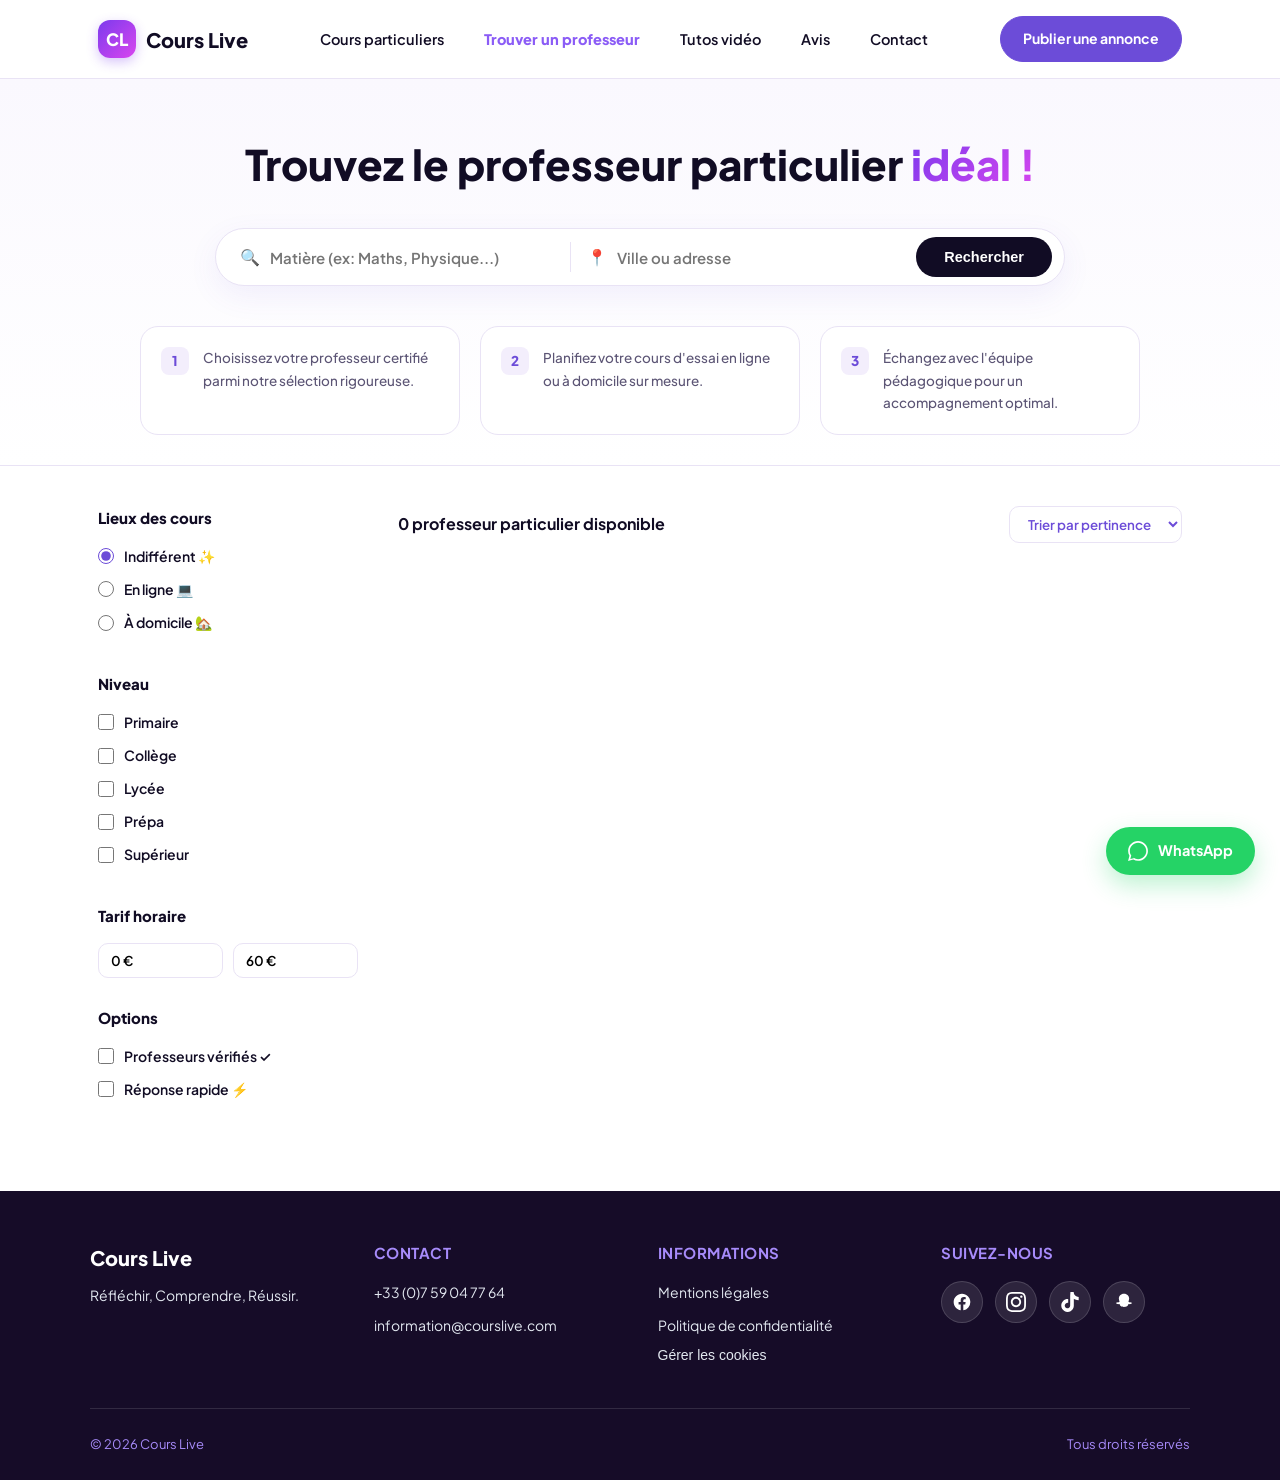
<file: trouver-un-prof.html>
<!DOCTYPE html>
<html lang="fr" dir="ltr">
<head>
  <!-- FAVICON / LOGO CL DANS L'ONGLET DU NAVIGATEUR -->
  <link rel="icon" type="image/png" href="Logo_Cours_Live.png">
  <link rel="shortcut icon" type="image/png" href="Logo_Cours_Live.png">
  <link rel="apple-touch-icon" sizes="180x180" href="Logo_Cours_Live.png">

  <meta charset="UTF-8">
  <meta name="viewport" content="width=device-width, initial-scale=1.0">
  <title>Cours Live — Trouvez votre professeur particulier</title>
  <meta name="description" content="Trouvez le professeur particulier idéal en Mathématiques, Physique et SI chez Cours Live.">
  
  <!-- POLICES GOOGLE FONTS -->
  <link rel="preconnect" href="https://fonts.googleapis.com">
  <link rel="preconnect" href="https://fonts.gstatic.com" crossorigin>
  <link href="https://fonts.googleapis.com/css2?family=Plus+Jakarta+Sans:wght@500;600;700;800;900&family=Inter:wght@400;500;600;700&display=swap" rel="stylesheet">

  <style>
    /* VARIABLES GLOBALES COURS LIVE */
    :root {
      --bg: #FFFFFF;
      --panel: #FAF8FE;
      --panel-2: #F3EEFC;
      --line: #E9E3F5;
      --text: #110C24;
      --muted: #5C5575;
      --violet-primary: #6C4CD8;
      --violet-deep: #3A1C93;
      --violet-glow: #8B5CF6;
      --glam-pink: #D946EF;
      --glam-gradient: linear-gradient(135deg, #7C3AED 0%, #D946EF 100%);
      --glam-shadow: 0 12px 30px -5px rgba(124, 58, 237, 0.45);
      --radius: 18px;
      --maxw: 1140px;
    }

    * {
      box-sizing: border-box;
      margin: 0;
      padding: 0;
    }

    html {
      scroll-behavior: smooth;
    }

    body {
      background: var(--bg);
      color: var(--text);
      font-family: 'Plus Jakarta Sans', 'Inter', sans-serif;
      line-height: 1.65;
      -webkit-font-smoothing: antialiased;
      min-height: 100vh;
      display: flex;
      flex-direction: column;
    }

    a {
      color: inherit;
      text-decoration: none;
    }

    .wrap {
      max-width: var(--maxw);
      margin: 0 auto;
      padding: 0 28px;
      width: 100%;
    }

    header {
      position: sticky;
      top: 0;
      z-index: 50;
      background: rgba(255, 255, 255, 0.92);
      backdrop-filter: blur(16px);
      border-bottom: 1px solid var(--line);
    }

    .nav {
      display: flex;
      align-items: center;
      justify-content: space-between;
      height: 78px;
    }

    .logo {
      display: flex;
      align-items: center;
      gap: 10px;
      font-weight: 800;
      font-size: 20px;
    }

    .logo-mark {
      width: 38px;
      height: 38px;
      border-radius: 12px;
      background: var(--glam-gradient);
      display: flex;
      align-items: center;
      justify-content: center;
      font-size: 17px;
      color: #fff;
      font-weight: 900;
      box-shadow: 0 4px 12px rgba(124, 58, 237, 0.3);
    }

    #navList {
      display: flex;
      gap: 8px;
      list-style: none;
    }

    #navList a {
      font-size: 14.5px;
      color: var(--text);
      font-weight: 600;
      padding: 9px 16px;
      border-radius: 100px;
      transition: all 0.2s ease;
    }

    #navList a:hover {
      background-color: var(--panel-2);
      color: var(--violet-primary);
    }

    #navList a.nav-highlight {
      color: var(--violet-glow);
      font-weight: 800;
    }

    .btn {
      font-family: 'Plus Jakarta Sans', sans-serif;
      font-weight: 700;
      font-size: 14px;
      padding: 10px 22px;
      border-radius: 100px;
      border: 1px solid var(--violet-primary);
      color: var(--violet-primary);
      background: transparent;
      cursor: pointer;
      transition: all .25s ease;
      display: inline-flex;
      align-items: center;
      justify-content: center;
      gap: 8px;
    }

    .btn-solid {
      background: var(--violet-primary);
      color: #fff;
      border-color: var(--violet-primary);
    }

    .btn-solid:hover {
      background: var(--violet-deep);
      border-color: var(--violet-deep);
    }

    .nav-actions {
      display: flex;
      align-items: center;
      gap: 16px;
    }

    .menu-toggle {
      display: none;
      background: none;
      border: none;
      font-size: 24px;
      cursor: pointer;
    }

    .hero-search-section {
      background: linear-gradient(180deg, var(--panel) 0%, var(--bg) 100%);
      padding: 50px 0 30px;
      border-bottom: 1px solid var(--line);
    }

    .hero-title {
      text-align: center;
      font-size: clamp(28px, 4vw, 42px);
      font-weight: 900;
      margin-bottom: 30px;
    }

    .hero-title .accent {
      background: var(--glam-gradient);
      -webkit-background-clip: text;
      -webkit-text-fill-color: transparent;
    }

    .search-bar-container {
      background: #FFFFFF;
      border: 1px solid var(--line);
      border-radius: 100px;
      padding: 8px 12px 8px 24px;
      display: flex;
      align-items: center;
      gap: 16px;
      box-shadow: 0 10px 30px rgba(108, 76, 216, 0.08);
      max-width: 850px;
      margin: 0 auto 40px;
    }

    .search-input-group {
      display: flex;
      align-items: center;
      gap: 10px;
      flex: 1;
    }

    .search-input-group input {
      border: none;
      outline: none;
      width: 100%;
      font-family: inherit;
      font-size: 15px;
      font-weight: 600;
      color: var(--text);
    }

    .search-divider {
      width: 1px;
      height: 30px;
      background: var(--line);
    }

    .btn-search {
      background: var(--text);
      color: #fff;
      border: none;
      padding: 12px 28px;
      border-radius: 100px;
      font-weight: 700;
      font-size: 14.5px;
      cursor: pointer;
      transition: background 0.2s;
    }

    .btn-search:hover {
      background: var(--violet-primary);
    }

    .steps-grid {
      display: grid;
      grid-template-columns: repeat(3, 1fr);
      gap: 20px;
      max-width: 1000px;
      margin: 0 auto;
    }

    .step-card {
      background: #FFFFFF;
      border: 1px solid var(--line);
      border-radius: var(--radius);
      padding: 20px;
      display: flex;
      align-items: flex-start;
      gap: 14px;
      font-size: 13.5px;
      color: var(--muted);
      font-weight: 500;
    }

    .step-number {
      width: 28px;
      height: 28px;
      border-radius: 8px;
      background: var(--panel-2);
      color: var(--violet-primary);
      font-weight: 800;
      display: flex;
      align-items: center;
      justify-content: center;
      flex-shrink: 0;
    }

    main {
      flex: 1;
      padding: 40px 0 80px;
    }

    .layout-grid {
      display: grid;
      grid-template-columns: 260px 1fr;
      gap: 40px;
    }

    .filters-sidebar {
      display: flex;
      flex-direction: column;
      gap: 28px;
    }

    .filter-group h3 {
      font-size: 15px;
      font-weight: 800;
      margin-bottom: 14px;
    }

    .filter-option {
      display: flex;
      align-items: center;
      gap: 10px;
      margin-bottom: 10px;
      font-size: 14px;
      font-weight: 600;
      color: var(--text);
      cursor: pointer;
    }

    .filter-option input[type="radio"],
    .filter-option input[type="checkbox"] {
      accent-color: var(--violet-primary);
      width: 16px;
      height: 16px;
    }

    .price-range-inputs {
      display: flex;
      gap: 10px;
    }

    .price-input {
      width: 100%;
      padding: 8px 12px;
      border: 1px solid var(--line);
      border-radius: 10px;
      font-size: 13.5px;
      font-family: inherit;
      font-weight: 600;
    }

    .results-header {
      display: flex;
      justify-content: space-between;
      align-items: center;
      margin-bottom: 24px;
    }

    .results-count {
      font-weight: 700;
      font-size: 16px;
    }

    .results-sort select {
      border: 1px solid var(--line);
      padding: 8px 14px;
      border-radius: 10px;
      font-family: inherit;
      font-weight: 600;
      color: var(--violet-primary);
      background: transparent;
      cursor: pointer;
    }

    .profs-grid {
      display: grid;
      grid-template-columns: repeat(auto-fill, minmax(250px, 1fr));
      gap: 24px;
    }

    .prof-card {
      background: #FFFFFF;
      border-radius: var(--radius);
      overflow: hidden;
      display: flex;
      flex-direction: column;
      transition: transform 0.3s ease, box-shadow 0.3s ease;
    }

    .prof-card:hover {
      transform: translateY(-5px);
      box-shadow: 0 16px 32px -10px rgba(108, 76, 216, 0.15);
    }

    .prof-photo-wrap {
      position: relative;
      height: 280px;
      background-size: cover;
      background-position: center;
      border-radius: var(--radius);
      overflow: hidden;
      display: flex;
      flex-direction: column;
      justify-content: space-between;
      padding: 12px;
    }

    .prof-photo-overlay {
      position: absolute;
      inset: 0;
      background: linear-gradient(180deg, rgba(0,0,0,0.2) 0%, rgba(0,0,0,0) 40%, rgba(0,0,0,0.85) 100%);
    }

    .badge-fast {
      position: relative;
      z-index: 2;
      align-self: flex-start;
      background: #FF9F1C;
      color: #FFFFFF;
      font-size: 11px;
      font-weight: 800;
      padding: 4px 10px;
      border-radius: 100px;
      display: inline-flex;
      align-items: center;
      gap: 4px;
    }

    .btn-heart {
      position: relative;
      z-index: 2;
      align-self: flex-end;
      width: 32px;
      height: 32px;
      border-radius: 50%;
      background: rgba(255, 255, 255, 0.3);
      backdrop-filter: blur(4px);
      border: none;
      color: #fff;
      display: flex;
      align-items: center;
      justify-content: center;
      cursor: pointer;
      font-size: 14px;
    }

    /* CONTENEUR EN BAS DE LA PHOTO */
    .prof-photo-bottom-bar {
      position: relative;
      z-index: 2;
      display: flex;
      align-items: flex-end;
      justify-content: space-between;
      width: 100%;
      gap: 8px;
    }

    .prof-name-bar {
      color: #FFFFFF;
      display: flex;
      align-items: center;
      gap: 6px;
    }

    .prof-name-bar h2 {
      font-size: 20px;
      font-weight: 800;
      text-shadow: 0 2px 4px rgba(0, 0, 0, 0.4);
    }

    .check-badge {
      width: 18px;
      height: 18px;
      background: #3B82F6;
      color: #fff;
      border-radius: 50%;
      font-size: 11px;
      display: inline-flex;
      align-items: center;
      justify-content: center;
      font-weight: 900;
      flex-shrink: 0;
    }

    .prof-subjects-bar {
      display: flex;
      align-items: center;
    }

    .subject-tag {
      background: rgba(255, 255, 255, 0.9);
      color: #6C4CD8;
      font-size: 11.5px;
      font-weight: 800;
      padding: 4px 10px;
      border-radius: 8px;
      backdrop-filter: blur(4px);
      box-shadow: 0 2px 6px rgba(0, 0, 0, 0.15);
    }

    .prof-card-body {
      padding: 14px 4px 0;
      display: flex;
      flex-direction: column;
      gap: 8px;
    }

    .prof-info-line {
      display: flex;
      align-items: center;
      gap: 12px;
      font-size: 12.5px;
      font-weight: 600;
      color: var(--muted);
    }

    .prof-info-line span {
      display: flex;
      align-items: center;
      gap: 4px;
      white-space: nowrap;
      overflow: hidden;
      text-overflow: ellipsis;
    }

    .prof-badge-new {
      background: #E6F4EA;
      color: #137333;
      font-size: 11px;
      font-weight: 700;
      padding: 2px 8px;
      border-radius: 6px;
      width: fit-content;
    }

    .prof-rating {
      font-size: 12.5px;
      font-weight: 700;
      color: var(--text);
      display: flex;
      align-items: center;
      gap: 4px;
    }

    .prof-rating .star {
      color: #FFB800;
    }

    .prof-description {
      font-size: 13px;
      color: var(--muted);
      font-weight: 500;
      line-height: 1.4;
      display: -webkit-box;
      -webkit-line-clamp: 2;
      -webkit-box-orient: vertical;
      overflow: hidden;
    }

    .prof-tags {
      display: flex;
      gap: 6px;
      flex-wrap: wrap;
    }

    .prof-tag {
      background: var(--panel-2);
      color: var(--violet-primary);
      font-size: 11px;
      font-weight: 700;
      padding: 3px 8px;
      border-radius: 6px;
    }

    .prof-price-line {
      font-size: 15px;
      font-weight: 800;
      color: var(--text);
      margin-top: 4px;
    }

    footer {
      background-color: #160c28;
      color: #ffffff;
      padding: 50px 20px 25px;
      margin-top: auto;
      font-size: 14px;
    }

    .footer-content {
      max-width: 1100px;
      margin: 0 auto;
      display: grid;
      grid-template-columns: repeat(auto-fit, minmax(200px, 1fr));
      gap: 35px;
      padding-bottom: 35px;
      border-bottom: 1px solid rgba(255, 255, 255, 0.12);
    }

    .footer-col h3 {
      margin: 0 0 10px 0;
      font-size: 20px;
      font-weight: 800;
      color: #ffffff;
    }

    .footer-col h4 {
      margin: 0 0 15px 0;
      font-size: 15px;
      font-weight: 700;
      color: #a78bfa;
      text-transform: uppercase;
      letter-spacing: 0.5px;
    }

    .footer-slogan {
      color: #a78bfa;
      margin: 0;
      font-size: 14px;
    }

    .footer-col p, 
    .footer-col a, 
    .btn-cookie-manage {
      color: #e2e8f0;
      text-decoration: none;
      display: block;
      margin-bottom: 10px;
      font-size: 14px;
      background: none;
      border: none;
      padding: 0;
      text-align: left;
      cursor: pointer;
      transition: color 0.2s ease-in-out;
    }

    .footer-col a:hover, 
    .btn-cookie-manage:hover {
      color: #a78bfa;
      text-decoration: underline;
    }

    .social-links {
      display: flex;
      gap: 12px;
      align-items: center;
      flex-wrap: wrap;
    }

    .social-links a {
      display: flex !important;
      align-items: center;
      justify-content: center;
      width: 42px;
      height: 42px;
      background-color: rgba(255, 255, 255, 0.1);
      border: 1px solid rgba(255, 255, 255, 0.15);
      border-radius: 50%;
      margin-bottom: 0 !important;
      transition: all 0.25s ease-in-out;
    }

    .social-icon {
      width: 20px;
      height: 20px;
      color: #ffffff;
    }

    .social-links a:hover {
      background-color: #5c3ebd;
      border-color: #5c3ebd;
      transform: translateY(-4px);
      box-shadow: 0 5px 15px rgba(92, 62, 189, 0.4);
    }

    .footer-bottom {
      max-width: 1100px;
      margin: 25px auto 0;
      display: flex;
      justify-content: space-between;
      align-items: center;
      color: #a78bfa;
      font-size: 13px;
    }

    .whatsapp-exact-pill {
      position: fixed;
      bottom: 25px;
      right: 25px;
      background-color: #25d366;
      color: white;
      border-radius: 50px;
      padding: 12px 22px;
      display: flex;
      align-items: center;
      gap: 10px;
      box-shadow: 0 10px 25px rgba(37, 211, 102, 0.3);
      z-index: 999;
      font-weight: 700;
      font-size: 14.5px;
      transition: transform 0.2s ease;
    }

    .whatsapp-exact-pill:hover {
      transform: scale(1.04);
    }

    .whatsapp-exact-pill svg {
      width: 20px;
      height: 20px;
      fill: currentColor;
    }

    @media (max-width: 900px) {
      .layout-grid {
        grid-template-columns: 1fr;
      }
      .filters-sidebar {
        display: none;
      }
      .steps-grid {
        grid-template-columns: 1fr;
      }
    }

    @media (max-width: 768px) {
      #navList {
        position: fixed;
        top: 78px;
        left: 0;
        right: 0;
        background: var(--bg);
        border-bottom: 1px solid var(--line);
        flex-direction: column;
        padding: 24px 28px;
        gap: 12px;
        transform: translateY(-150%);
        transition: transform .25s ease;
      }
      #navList.open {
        transform: translateY(0);
      }
      .menu-toggle {
        display: block;
      }
      .nav-actions .btn:not(.menu-toggle) {
        display: none;
      }
      .search-bar-container {
        flex-direction: column;
        border-radius: 20px;
        padding: 16px;
      }
      .search-divider {
        display: none;
      }
      .btn-search {
        width: 100%;
      }
    }

    @media (max-width: 600px) {
      .footer-content {
        grid-template-columns: 1fr;
        gap: 25px;
      }
      .footer-bottom {
        flex-direction: column;
        gap: 10px;
        text-align: center;
      }
    }
  </style>
</head>

<body>

  <!-- HEADER ET NAVIGATION -->
  <header>
    <div class="wrap nav">
      <a href="index.html" class="logo" aria-label="Retour à l'accueil Cours Live">
        <span class="logo-mark" aria-hidden="true">CL</span>
        Cours Live
      </a>

      <nav aria-label="Navigation principale">
        <ul id="navList">
          <li><a href="index.html#cours">Cours particuliers</a></li>
          <li><a href="trouver-un-prof.html" class="nav-highlight">Trouver un professeur</a></li>
          <li><a href="formations.html">Tutos vidéo</a></li>
          <li><a href="index.html#avis">Avis</a></li>
          <li><a href="index.html#contact">Contact</a></li>
        </ul>
      </nav>

      <div class="nav-actions">
        <a href="publier_une_annonce.html" class="btn btn-solid">Publier une annonce</a>
        <button class="menu-toggle" id="menuToggle" aria-label="Ouvrir le menu mobile">☰</button>
      </div>
    </div>
  </header>

  <!-- RECHERCHE & HERO -->
  <section class="hero-search-section">
    <div class="wrap">
      <h1 class="hero-title">Trouvez le professeur particulier <span class="accent">idéal !</span></h1>
      
      <div class="search-bar-container">
        <div class="search-input-group">
          <span>🔍</span>
          <input type="text" id="searchSubject" placeholder="Matière (ex: Maths, Physique...)" value="">
        </div>
        <div class="search-divider"></div>
        <div class="search-input-group">
          <span>📍</span>
          <input type="text" id="searchLocation" placeholder="Ville ou adresse" value="">
        </div>
        <button class="btn-search" id="searchBtn">Rechercher</button>
      </div>

      <div class="steps-grid">
        <div class="step-card">
          <div class="step-number">1</div>
          <div>Choisissez votre professeur certifié parmi notre sélection rigoureuse.</div>
        </div>
        <div class="step-card">
          <div class="step-number">2</div>
          <div>Planifiez votre cours d'essai en ligne ou à domicile sur mesure.</div>
        </div>
        <div class="step-card">
          <div class="step-number">3</div>
          <div>Échangez avec l'équipe pédagogique pour un accompagnement optimal.</div>
        </div>
      </div>
    </div>
  </section>

  <!-- CONTENU PRINCIPAL DE RECHERCHE -->
  <main>
    <div class="wrap">
      <div class="layout-grid">
        
        <!-- SIDEBAR DE FILTRES -->
        <aside class="filters-sidebar">
          <div class="filter-group">
              <h3>Lieux des cours</h3>
              <label class="filter-option">
                  <input type="radio" name="lieu" value="all" checked> Indifférent ✨
              </label>
              <label class="filter-option">
                  <input type="radio" name="lieu" value="en-ligne"> En ligne 💻
              </label>
              <label class="filter-option">
                  <input type="radio" name="lieu" value="a-domicile"> À domicile 🏡
              </label>
          </div>

          <div class="filter-group">
              <h3>Niveau</h3>
              <label class="filter-option"><input type="checkbox" class="filter-level" value="primaire"> Primaire</label>
              <label class="filter-option"><input type="checkbox" class="filter-level" value="college"> Collège</label>
              <label class="filter-option"><input type="checkbox" class="filter-level" value="lycee"> Lycée</label>
              <label class="filter-option"><input type="checkbox" class="filter-level" value="prepa"> Prépa</label>
              <label class="filter-option"><input type="checkbox" class="filter-level" value="superieur"> Supérieur</label>
          </div>

          <div class="filter-group">
              <h3>Tarif horaire</h3>
              <div class="price-range-inputs">
                  <input type="text" id="priceMin" class="price-input" placeholder="Min €" value="0 €">
                  <input type="text" id="priceMax" class="price-input" placeholder="Max €" value="60 €">
              </div>
          </div>

          <div class="filter-group">
              <h3>Options</h3>
              <label class="filter-option">
                  <input type="checkbox" id="filterVerified" class="filter-option-checkbox" value="verified"> Professeurs vérifiés ✓
              </label>
              <label class="filter-option">
                  <input type="checkbox" id="filterFastResponse" class="filter-option-checkbox" value="fast"> Réponse rapide ⚡
              </label>
          </div>
        </aside>

        <!-- COLONNE DES ANNONCES PROFESSEURS -->
        <section>
          <div class="results-header">
            <div class="results-count">Chargement des professeurs...</div>
            <div class="results-sort">
              <select>
                <option>Trier par pertinence</option>
                <option>Prix croissant</option>
                <option>Prix décroissant</option>
                <option>Les mieux notés</option>
              </select>
            </div>
          </div>

          <div class="profs-grid">
            <!-- Rempli dynamiquement par l'API Backend -->
          </div>
        </section>

      </div>
    </div>
  </main>

  <!-- FOOTER -->
  <footer>
    <div class="footer-content">
      <div class="footer-col">
        <h3>Cours Live</h3>
        <p class="footer-slogan">Réfléchir, Comprendre, Réussir.</p>
      </div>

      <div class="footer-col">
        <h4>Contact</h4>
        <p>+33 (0)7 59 04 77 64</p>
        <p><a href="mailto:information@courslive.com">information@courslive.com</a></p>
      </div>

      <div class="footer-col">
        <h4>Informations</h4>
        <a href="mentions-legales.html">Mentions légales</a>
        <a href="politique-confidentialite.html">Politique de confidentialité</a>
        <button class="btn-cookie-manage" onclick="openCookieBanner()">Gérer les cookies</button>
      </div>

      <div class="footer-col">
        <h4>Suivez-nous</h4>
        <div class="social-links">
          <a href="https://www.facebook.com/CoursliveFr/" target="_blank" rel="noopener noreferrer" aria-label="Facebook">
            <svg class="social-icon" viewBox="0 0 24 24"><path fill="currentColor" d="M12 2.04C6.5 2.04 2 6.53 2 12.06C2 17.06 5.66 21.21 10.44 21.96V14.96H7.9V12.06H10.44V9.85C10.44 7.34 11.93 5.96 14.22 5.96C15.31 5.96 16.45 6.15 16.45 6.15V8.62H15.19C13.95 8.62 13.56 9.39 13.56 10.18V12.06H16.34L15.89 14.96H13.56V21.96A10 10 0 0 0 22 12.06C22 6.53 17.5 2.04 12 2.04Z"/></svg>
          </a>
          <a href="https://www.instagram.com/cours.live/" target="_blank" rel="noopener noreferrer" aria-label="Instagram">
            <svg class="social-icon" viewBox="0 0 24 24"><path fill="currentColor" d="M12 2.163c3.204 0 3.584.012 4.85.07 3.252.148 4.771 1.691 4.919 4.919.058 1.265.069 1.645.069 4.849 0 3.205-.012 3.584-.069 4.849-.149 3.225-1.664 4.771-4.919 4.919-1.266.058-1.644.07-4.85.07-3.204 0-3.584-.012-4.849-.07-3.26-.149-4.771-1.699-4.919-4.92-.058-1.265-.07-1.644-.07-4.849 0-3.204.013-3.583.07-4.849.149-3.227 1.664-4.771 4.919-4.919 1.266-.057 1.645-.069 4.849-.069zm0-2.163c-3.259 0-3.667.014-4.947.072-4.358.2-6.78 2.618-6.98 6.98-.059 1.281-.073 1.689-.073 4.948 0 3.259.014 3.668.072 4.948.2 4.358 2.618 6.78 6.98 6.98 1.281.058 1.689.072 4.948.072 3.259 0 3.668-.014 4.948-.072 4.354-.2 6.782-2.618 6.979-6.98.059-1.28.073-1.689.073-4.948 0-3.259-.014-3.667-.072-4.947-.196-4.354-2.617-6.78-6.979-6.98-1.281-.059-1.69-.073-4.949-.073zm0 5.838c-3.403 0-6.162 2.759-6.162 6.162s2.759 6.163 6.162 6.163 6.162-2.759 6.162-6.163c0-3.403-2.759-6.162-6.162-6.162zm0 10.162c-2.209 0-4-1.79-4-4 0-2.209 1.791-4 4-4s4 1.791 4 4c0 2.21-1.791 4-4 4zm6.406-11.845c-.796 0-1.441.645-1.441 1.44s.645 1.44 1.441 1.44c.795 0 1.439-.645 1.439-1.44s-.644-1.44-1.439-1.44z"/></svg>
          </a>
          <a href="https://tiktok.com/@votrecompte" target="_blank" rel="noopener noreferrer" aria-label="TikTok">
            <svg class="social-icon" viewBox="0 0 24 24"><path fill="currentColor" d="M12.525.02c1.31-.02 2.61-.01 3.91-.02.08 1.53.63 3.09 1.75 4.17 1.12 1.11 2.7 1.62 4.24 1.79v4.03c-1.44-.05-2.89-.35-4.2-.97-.57-.26-1.1-.59-1.62-.98-.01 2.92.01 5.84-.02 8.75-.08 1.4-.54 2.79-1.35 3.94-1.31 1.92-3.58 3.17-5.91 3.21-1.43.08-2.86-.31-4.08-1.03-2.02-1.19-3.44-3.37-3.65-5.71-.28-2.36.54-4.74 2.22-6.41 1.57-1.58 3.8-2.4 6.03-2.22.01 1.44-.02 2.88-.02 4.32-1.02-.15-2.08.15-2.89.81-.88.7-1.33 1.81-1.22 2.93.1 1.19.83 2.23 1.91 2.71 1.05.47 2.31.33 3.22-.34.8-.57 1.28-1.5 1.34-2.48.06-2.92.02-5.84.03-8.75.01-1.15.01-2.3.01-3.45z"/></svg>
          </a>
          <a href="https://snapchat.com/add/votrecompte" target="_blank" rel="noopener noreferrer" aria-label="Snapchat">
            <svg class="social-icon" viewBox="0 0 24 24"><path fill="currentColor" d="M12.002 2c-3.987 0-6.19 2.898-6.19 5.86 0 1.251.385 2.502.835 3.391.137.27.127.352-.07.525-.561.492-1.272.768-2.018.768-.344 0-.649-.071-.85-.18-.179-.098-.313-.081-.418.082-.143.222-.437 1.058-.517 1.32-.058.192.028.328.232.393 1.072.342 2.164.552 3.193.308.283-.067.433.05.517.32.339 1.089 1.146 3.197 5.286 3.197 4.137 0 4.947-2.108 5.286-3.197.084-.27.234-.387.517-.32 1.029.244 2.121.034 3.193-.308.204-.065.29-.201.232-.393-.08-.262-.374-1.098-.517-1.32-.105-.163-.239-.18-.418-.082-.201.109-.506.18-.85.18-.746 0-1.457-.276-2.018-.768-.197-.173-.207-.255-.07-.525.45-.889.835-2.14.835-3.391 0-2.962-2.203-5.86-6.19-5.86z"/></svg>
          </a>
        </div>
      </div>
    </div>

    <div class="footer-bottom">
      <div>&copy; 2026 Cours Live</div>
      <div>Tous droits réservés</div>
    </div>
  </footer>

  <!-- BOUTON FLOTTANT WHATSAPP -->
  <a href="https://wa.me/33759047764" class="whatsapp-exact-pill" target="_blank" rel="noopener" aria-label="WhatsApp">
    <svg viewBox="0 0 24 24">
      <path d="M.057 24l1.687-6.163c-1.041-1.804-1.588-3.849-1.587-5.946.003-6.556 5.338-11.891 11.893-11.891 3.181.001 6.167 1.24 8.413 3.488 2.245 2.248 3.481 5.236 3.48 8.414-.003 6.557-5.338 11.892-11.893 11.892-1.99-.001-3.951-.5-5.688-1.448l-6.305 1.654zm6.597-3.807c1.676.995 3.276 1.591 5.392 1.592 5.448 0 9.886-4.434 9.889-9.885.002-5.462-4.415-9.89-9.881-9.892-5.452 0-9.887 4.434-9.889 9.884-.001 2.225.651 3.891 1.746 5.634l-1.14 4.162 4.195-1.102z"/>
    </svg>
    <span>WhatsApp</span>
  </a>

<script>
  function openCookieBanner() {
    alert("Gestionnaire de cookies en cours de chargement.");
  }

  // SCRIPT 1 : MENU MOBILE
  document.addEventListener('DOMContentLoaded', () => {
    const menuToggle = document.getElementById('menuToggle');
    const navList = document.getElementById('navList');

    if (menuToggle && navList) {
      menuToggle.addEventListener('click', () => {
        navList.classList.toggle('open');
      });
    }
  });

  // SCRIPT 2 : TRI DES PROFESSEURS
  document.addEventListener('DOMContentLoaded', () => {
    const sortSelect = document.querySelector('.results-sort select') || document.getElementById('sortSelect');
    const profsContainer = document.querySelector('.profs-grid') || document.getElementById('profsContainer');

    if (sortSelect && profsContainer) {
      function getCardPrice(card) {
        if (card.dataset.price) return parseFloat(card.dataset.price);
        const priceElement = card.querySelector('.prof-price-line');
        if (priceElement) {
          const match = priceElement.textContent.match(/(\d+[\.,]?\d*)/);
          if (match) return parseFloat(match[0].replace(',', '.'));
        }
        return 0;
      }

      function getCardRating(card) {
        if (card.dataset.rating) return parseFloat(card.dataset.rating);
        const ratingElement = card.querySelector('.prof-rating');
        if (ratingElement) {
          const match = ratingElement.textContent.match(/(\d+[\.,]?\d*)/);
          if (match) return parseFloat(match[0].replace(',', '.'));
        }
        return 0;
      }

      sortSelect.addEventListener('change', () => {
        const cards = Array.from(profsContainer.children);
        const selectedOption = sortSelect.value.toLowerCase().trim();
        const selectedText = sortSelect.options[sortSelect.selectedIndex].text.toLowerCase().trim();

        cards.sort((a, b) => {
          const priceA = getCardPrice(a);
          const priceB = getCardPrice(b);
          const ratingA = getCardRating(a);
          const ratingB = getCardRating(b);
          const indexA = parseInt(a.getAttribute('data-original-index') || '0');
          const indexB = parseInt(b.getAttribute('data-original-index') || '0');

          if (selectedOption.includes('asc') || (selectedText.includes('croissant') && !selectedText.includes('décroissant'))) {
            return priceA - priceB;
          } else if (selectedOption.includes('desc') || selectedText.includes('décroissant')) {
            return priceB - priceA;
          } else if (selectedOption.includes('rating') || selectedText.includes('noté')) {
            return ratingB - ratingA;
          } else {
            return indexA - indexB;
          }
        });

        cards.forEach(card => profsContainer.appendChild(card));
      });
    }
  });

  // SCRIPT 3 : FILTRAGE MULTI-CRITÈRES COMBINÉ
  document.addEventListener('DOMContentLoaded', () => {
    const profsContainer = document.querySelector('.profs-grid') || document.getElementById('profsContainer');
    if (!profsContainer) return;

    function parsePrice(val) {
      if (!val) return null;
      const clean = val.toString().replace(',', '.').replace(/[^0-9.]/g, '');
      const parsed = parseFloat(clean);
      return isNaN(parsed) ? null : parsed;
    }

    function applyGlobalFilters() {
      const cards = Array.from(profsContainer.children);

      const subjectInput = document.getElementById('searchSubject');
      const locationInput = document.getElementById('searchLocation');

      const searchSubject = subjectInput ? subjectInput.value.toLowerCase().trim() : '';
      const searchLocation = locationInput ? locationInput.value.toLowerCase().trim() : '';

      const activeLocationRadio = document.querySelector('input[name="lieu"]:checked');
      const locationValue = activeLocationRadio ? (activeLocationRadio.value || activeLocationRadio.parentElement.textContent).toLowerCase() : 'all';

      const selectedLevels = Array.from(document.querySelectorAll('.filter-level:checked')).map(cb => cb.value.toLowerCase());

      const inputMin = document.getElementById('priceMin');
      const inputMax = document.getElementById('priceMax');
      const minPrice = inputMin ? (parsePrice(inputMin.value) ?? 0) : 0;
      const maxPrice = inputMax ? (parsePrice(inputMax.value) ?? Infinity) : Infinity;

      const chkVerified = document.getElementById('filterVerified');
      const chkFast = document.getElementById('filterFastResponse');
      const needVerified = chkVerified ? chkVerified.checked : false;
      const needFast = chkFast ? chkFast.checked : false;

      cards.forEach(card => {
        let isVisible = true;
        const cardText = card.textContent.toLowerCase();

        if (searchSubject !== '') {
          const cardSubject = (card.getAttribute('data-subject') || cardText).toLowerCase();
          if (!cardSubject.includes(searchSubject)) isVisible = false;
        }

        if (isVisible && searchLocation !== '') {
          const cardCity = (card.getAttribute('data-city') || cardText).toLowerCase();
          if (!cardCity.includes(searchLocation)) isVisible = false;
        }

        if (isVisible && locationValue !== 'all' && !locationValue.includes('indifférent')) {
          const tagsText = Array.from(card.querySelectorAll('.prof-tag, .prof-tags')).map(t => t.textContent.toLowerCase()).join(' ');
          if (locationValue.includes('ligne') && !tagsText.includes('en ligne')) isVisible = false;
          if (locationValue.includes('domicile') && !tagsText.includes('domicile')) isVisible = false;
        }

        if (isVisible && selectedLevels.length > 0) {
          const profLevels = (card.getAttribute('data-levels') || cardText).toLowerCase();
          const matchesLevel = selectedLevels.some(lvl => profLevels.includes(lvl));
          if (!matchesLevel) isVisible = false;
        }

        if (isVisible) {
          let cardPrice = 0;
          if (card.dataset.price) {
            cardPrice = parseFloat(card.dataset.price);
          } else {
            const priceElem = card.querySelector('.prof-price-line');
            if (priceElem) cardPrice = parsePrice(priceElem.textContent) || 0;
          }
          if (cardPrice < minPrice || cardPrice > maxPrice) isVisible = false;
        }

        if (isVisible) {
          const isVerified = card.getAttribute('data-verified') === 'true' || 
                             card.querySelector('.check-badge') !== null || 
                             cardText.includes('✓');

          const isFast = card.getAttribute('data-fast') === 'true' || 
                         card.querySelector('.badge-fast') !== null || 
                         cardText.includes('⚡') || 
                         cardText.includes('répond rapidement');

          if (needVerified && !isVerified) isVisible = false;
          if (needFast && !isFast) isVisible = false;
        }

        card.style.display = isVisible ? 'flex' : 'none';
      });
    }

    document.addEventListener('change', (e) => {
      if (e.target.matches('input[name="lieu"], .filter-level, #priceMin, #priceMax, #filterVerified, #filterFastResponse')) {
        applyGlobalFilters();
      }
    });

    document.addEventListener('input', (e) => {
      if (e.target.matches('#priceMin, #priceMax, #searchSubject, #searchLocation')) {
        applyGlobalFilters();
      }
    });

    const searchBtn = document.getElementById('searchBtn');
    if (searchBtn) {
      searchBtn.addEventListener('click', (e) => {
        e.preventDefault();
        applyGlobalFilters();
      });
    }

    document.addEventListener('keyup', (e) => {
      if (e.key === 'Enter' && (e.target.id === 'searchSubject' || e.target.id === 'searchLocation')) {
        e.preventDefault();
        applyGlobalFilters();
      }
    });

    window.addEventListener('apply-all-filters', applyGlobalFilters);
  });

  // SCRIPT 4 : COMPTEUR DYNAMIQUE
  document.addEventListener('DOMContentLoaded', () => {
    const profsContainer = document.querySelector('.profs-grid') || document.getElementById('profsContainer');
    const resultsHeader = document.querySelector('.results-count');

    if (profsContainer && resultsHeader) {
      function updateProfCountMessage() {
        const allCards = Array.from(profsContainer.children);
        const visibleCards = allCards.filter(card => window.getComputedStyle(card).display !== 'none');
        const count = visibleCards.length;

        const labelProf = count > 1 ? 'professeurs particuliers disponibles' : 'professeur particulier disponible';
        
        resultsHeader.innerHTML = `<span id="profCount">${count}</span> ${labelProf}`;
      }

      updateProfCountMessage();

      const observer = new MutationObserver(() => {
        updateProfCountMessage();
      });

      observer.observe(profsContainer, { 
        childList: true, 
        subtree: true, 
        attributes: true, 
        attributeFilter: ['style', 'class'] 
      });
    }
  });

  // SCRIPT 5 : CHARGEMENT DES PROFESSEURS DEPUIS L'API
  async function chargerProfesseurs() {
    const grid = document.querySelector('.profs-grid');
    if (!grid) return;

    try {
      const response = await fetch('https://happy-cours-backend.onrender.com/api/annonces');
      if (!response.ok) throw new Error('Erreur réseau');
      
      const profs = await response.json();
      
      if (!profs || profs.length === 0) {
        grid.innerHTML = '<p style="grid-column: 1/-1; text-align: center; padding: 20px;">Aucun professeur trouvé pour le moment.</p>';
        return;
      }

      grid.innerHTML = profs.map((prof, index) => {
        const price = prof.tarif_primaire || prof.tarif_college || prof.tarif_lycee || 20;
        const mainSubject = prof.matieres || 'Matières variées';
        const photo = prof.photo_url || 'https://images.unsplash.com/photo-1534528741775-53994a69daeb?auto=format&fit=crop&w=500&q=80';
        const city = prof.ville || 'France';
        const school = prof.etablissement || 'Enseignant Certifié';
        const headline = prof.titre_accroche || 'Professeur passionné et expérimenté.';
        const modes = prof.modes && prof.modes.length > 0 ? prof.modes : ['En ligne'];
        const name = `${prof.prenom} ${prof.nom ? prof.nom.charAt(0) + '.' : ''}`;

        return `
          <article class="prof-card" 
                   data-original-index="${index}"
                   data-price="${price}" 
                   data-verified="true" 
                   data-fast="true"
                   data-subject="${mainSubject}"
                   data-city="${city}"
                   data-levels="${prof.niveaux || 'primaire college lycee'}"
                   onclick="window.location.href='template-professeur.html?id=${prof.id}'" 
                   style="cursor:pointer;">
            <div class="prof-photo-wrap" style="background-image: url('${photo}');">
              <div class="prof-photo-overlay"></div>
              <div style="display:flex; justify-content: space-between; width:100%;">
                <span class="badge-fast">⚡ Répond rapidement</span>
                <button class="btn-heart" aria-label="Favoris" onclick="event.stopPropagation();">♡</button>
              </div>
              <div class="prof-photo-bottom-bar">
                <div class="prof-name-bar">
                  <h2>${name}</h2>
                  <span class="check-badge">✓</span>
                </div>
                <div class="prof-subjects-bar">
                  <span class="subject-tag">${mainSubject}</span>
                </div>
              </div>
            </div>
            <div class="prof-card-body">
              <div class="prof-info-line">
                <span>📍 ${city}</span>
                <span>🎓 ${school}</span>
              </div>
              <div class="prof-badge-new">Professeur certifié</div>
              <p class="prof-description">${headline}</p>
              <div class="prof-tags">
                ${modes.map(m => `<span class="prof-tag">${m}</span>`).join('')}
              </div>
              <div class="prof-price-line">À partir de ${parseFloat(price).toFixed(2).replace('.', ',')} €/h</div>
            </div>
          </article>
        `;
      }).join('');

      window.dispatchEvent(new Event('apply-all-filters'));

    } catch (err) {
      console.error('Erreur lors du chargement des professeurs:', err);
    }
  }

  document.addEventListener('DOMContentLoaded', chargerProfesseurs);
</script>
</body>
</html>
</file>
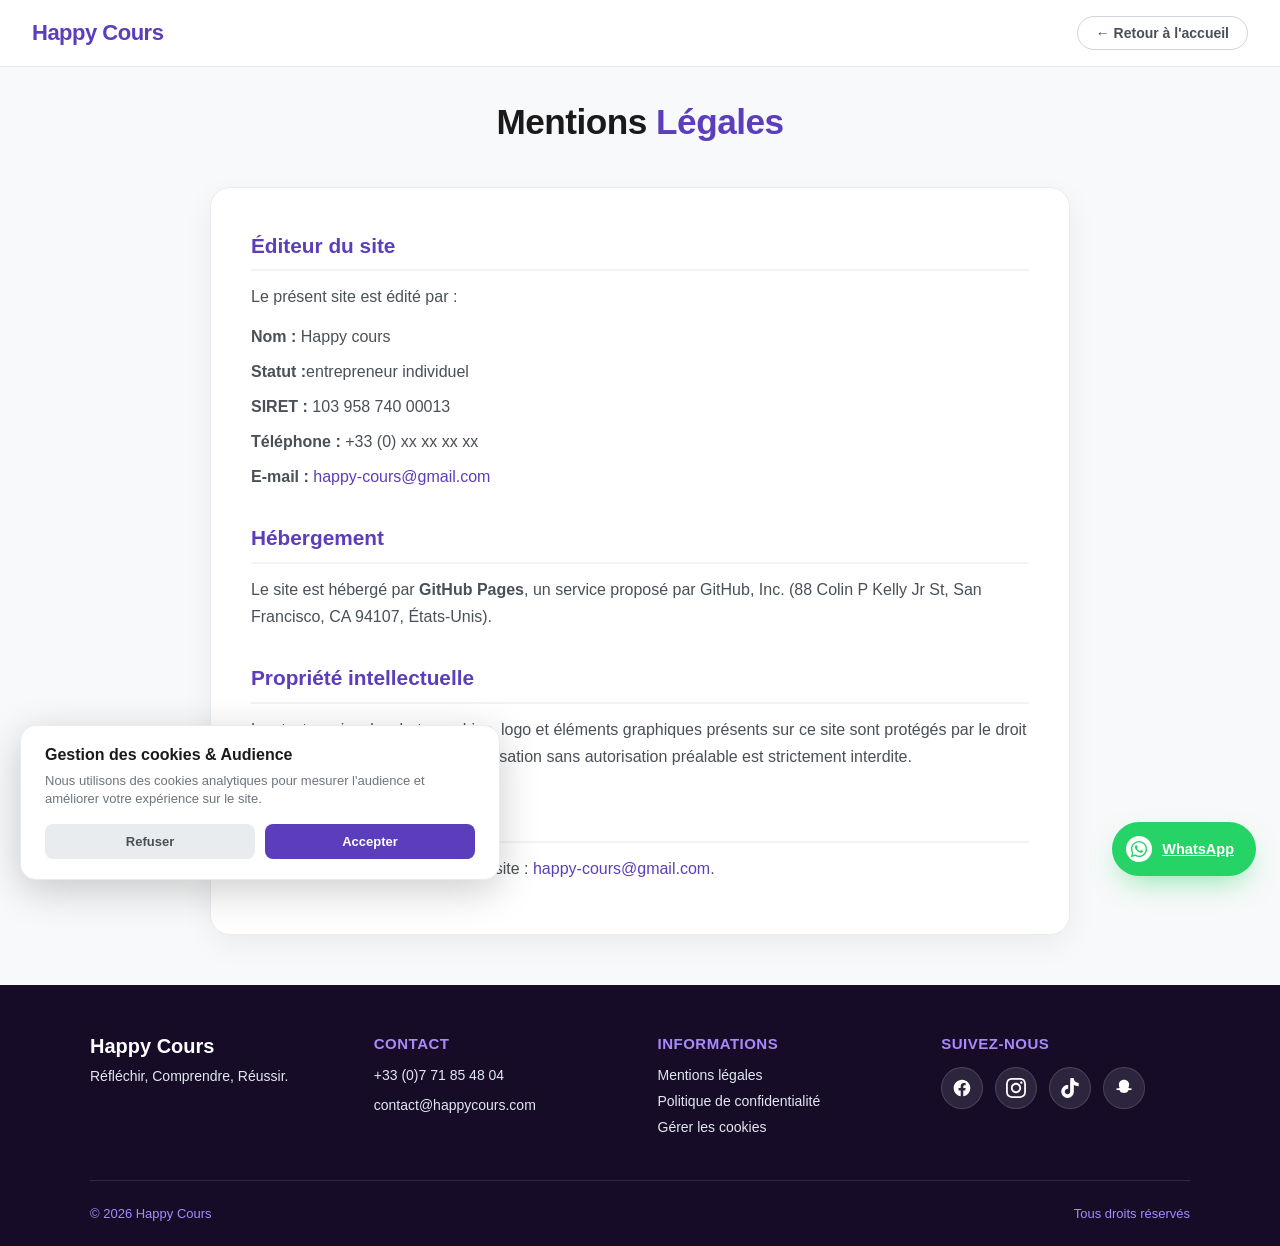
<file: les_pages/mentions-legales.html>
<!DOCTYPE html>
<html lang="fr">
<head>
  <meta charset="UTF-8">
  <meta name="viewport" content="width=device-width, initial-scale=1.0">
  <title>Mentions Légales - Happy Cours</title>

  <!-- 1. Consent Mode v2 par défaut -->
  <script>
    window.dataLayer = window.dataLayer || [];
    function gtag(){dataLayer.push(arguments);}
    gtag('consent', 'default', {
      'analytics_storage': 'denied',
      'ad_storage': 'denied'
    });
  </script>

  <!-- 2. Google Tag Manager -->
  <script>(function(w,d,s,l,i){w[l]=w[l]||[];w[l].push({'gtm.start':
  new Date().getTime(),event:'gtm.js'});var f=d.getElementsByTagName(s)[0],
  j=d.createElement(s),dl=l!='dataLayer'?'&l='+l:'';j.async=true;j.src=
  'https://www.googletagmanager.com/gtm.js?id='+i+dl;f.parentNode.insertBefore(j,f);
  })(window,document,'script','dataLayer','GTM-M3MLBNSS');</script>
  <!-- End Google Tag Manager -->

  <style>
    /* Reset & Base */
    *, *::before, *::after {
      box-sizing: border-box;
    }

    body {
      font-family: -apple-system, BlinkMacSystemFont, "Segoe UI", Roboto, Helvetica, Arial, sans-serif;
      background-color: #f8f9fa;
      color: #1a1a1a;
      margin: 0;
      padding: 0;
      min-height: 100vh;
      display: flex;
      flex-direction: column;
    }

    /* En-tête / Barre supérieure */
    .top-bar {
      background-color: #ffffff;
      border-bottom: 1px solid #e9ecef;
      padding: 16px 32px;
      display: flex;
      justify-content: space-between;
      align-items: center;
    }

    .brand-logo {
      font-size: 22px;
      font-weight: 800;
      color: #5c3ebd;
      text-decoration: none;
      letter-spacing: -0.5px;
    }

    .btn-back {
      color: #495057;
      text-decoration: none;
      font-size: 14px;
      font-weight: 600;
      padding: 8px 18px;
      border-radius: 20px;
      border: 1px solid #ced4da;
      transition: all 0.2s ease-in-out;
    }

    .btn-back:hover {
      background-color: #f1f3f5;
      color: #1a1a1a;
      border-color: #adb5bd;
    }

    /* Zone de Titre */
    .header-page {
      text-align: center;
      padding: 35px 20px 15px;
      max-width: 800px;
      margin: 0 auto;
    }

    .header-page h1 {
      font-size: 2.2rem;
      font-weight: 800;
      color: #1a1a1a;
      margin: 0 0 10px 0;
      letter-spacing: -0.5px;
    }

    .header-page h1 span {
      color: #5c3ebd;
    }

    /* Carte des mentions légales */
    .container-legal {
      max-width: 900px;
      width: 100%;
      margin: 20px auto 50px;
      padding: 0 20px;
      flex-grow: 1;
    }

    .legal-card {
      background: #ffffff;
      border-radius: 20px;
      box-shadow: 0 10px 30px rgba(0, 0, 0, 0.06);
      border: 1px solid #e9ecef;
      padding: 40px;
      line-height: 1.7;
    }

    .legal-card h2 {
      font-size: 1.3rem;
      color: #5c3ebd;
      margin-top: 30px;
      margin-bottom: 12px;
      padding-bottom: 6px;
      border-bottom: 2px solid #f1f3f5;
    }

    .legal-card h2:first-of-type {
      margin-top: 0;
    }

    .legal-card p {
      color: #495057;
      margin: 0 0 12px 0;
      font-size: 1rem;
    }

    .legal-card a {
      color: #5c3ebd;
      text-decoration: none;
      font-weight: 500;
    }

    .legal-card a:hover {
      text-decoration: underline;
    }

    .legal-list {
      list-style: none;
      padding: 0;
      margin: 0 0 16px 0;
      color: #495057;
    }

    .legal-list li {
      margin-bottom: 8px;
    }

    /* Footer Violet Sombre (#160c28) */
   /* Footer Violet Sombre Optimizé */
footer {
  background-color: #160c28;
  color: #ffffff;
  padding: 50px 20px 25px;
  margin-top: auto;
  font-size: 14px;
}

.footer-content {
  max-width: 1100px;
  margin: 0 auto;
  display: grid;
  grid-template-columns: repeat(auto-fit, minmax(200px, 1fr));
  gap: 35px;
  padding-bottom: 35px;
  border-bottom: 1px solid rgba(255, 255, 255, 0.12);
}

.footer-col h3 {
  margin: 0 0 10px 0;
  font-size: 20px;
  font-weight: 800;
  color: #ffffff;
}

.footer-col h4 {
  margin: 0 0 15px 0;
  font-size: 15px;
  font-weight: 700;
  color: #a78bfa; /* Violet clair contrasté */
  text-transform: uppercase;
  letter-spacing: 0.5px;
}

.footer-slogan {
  color: #a78bfa;
  margin: 0;
  font-size: 14px;
}

.footer-col p, 
.footer-col a, 
.btn-cookie-manage {
  color: #e2e8f0;
  text-decoration: none;
  display: block;
  margin-bottom: 10px;
  font-size: 14px;
  background: none;
  border: none;
  padding: 0;
  text-align: left;
  cursor: pointer;
  transition: color 0.2s ease-in-out;
}

.footer-col a:hover, 
.btn-cookie-manage:hover {
  color: #a78bfa;
  text-decoration: underline;
}

/* Optimisation des Icônes Réseaux Sociaux */
.social-links {
  display: flex;
  gap: 12px;
  align-items: center;
  flex-wrap: wrap;
}

.social-links a {
  display: flex !important;
  align-items: center;
  justify-content: center;
  width: 42px;
  height: 42px;
  background-color: rgba(255, 255, 255, 0.1);
  border: 1px solid rgba(255, 255, 255, 0.15);
  border-radius: 50%;
  margin-bottom: 0 !important;
  transition: all 0.25s ease-in-out;
}

.social-icon {
  width: 20px;
  height: 20px;
  color: #ffffff;
}

/* Effet au survol des icônes */
.social-links a:hover {
  background-color: #5c3ebd; /* Couleur violette de votre marque */
  border-color: #5c3ebd;
  transform: translateY(-4px);
  box-shadow: 0 5px 15px rgba(92, 62, 189, 0.4);
}

.footer-bottom {
  max-width: 1100px;
  margin: 25px auto 0;
  display: flex;
  justify-content: space-between;
  align-items: center;
  color: #a78bfa;
  font-size: 13px;
}

/* Adaptabilité Mobile */
@media (max-width: 600px) {
  .footer-content {
    grid-template-columns: 1fr;
    gap: 25px;
  }
  .footer-bottom {
    flex-direction: column;
    gap: 10px;
    text-align: center;
  }
}
    /* Pop-up Cookies Violet (#5c3ebd) */
    .cookie-banner {
      position: fixed;
      bottom: 20px;
      left: 20px;
      right: 20px;
      max-width: 480px;
      background: #ffffff;
      border-radius: 16px;
      padding: 20px 24px;
      box-shadow: 0 10px 40px rgba(0, 0, 0, 0.2);
      z-index: 9999;
      border: 1px solid #e9ecef;
      display: none;
      color: #1a1a1a;
    }

    .cookie-banner h4 { 
      margin: 0 0 8px 0; 
      font-size: 16px; 
    }

    .cookie-banner p { 
      margin: 0 0 16px 0; 
      font-size: 13px; 
      color: #6c757d; 
      line-height: 1.4; 
    }

    .cookie-buttons { 
      display: flex; 
      gap: 10px; 
    }

    .btn-cookie {
      flex: 1;
      padding: 10px 14px;
      border-radius: 8px;
      font-size: 13px;
      font-weight: 600;
      cursor: pointer;
      border: none;
      transition: background-color 0.2s;
    }

    .btn-cookie-accept { 
      background-color: #5c3ebd; 
      color: #ffffff; 
    }

    .btn-cookie-accept:hover { 
      background-color: #4a30a0; 
    }

    .btn-cookie-deny { 
      background-color: #e9ecef; 
      color: #495057; 
    }

    .btn-cookie-deny:hover { 
      background-color: #dee2e6; 
    }

    @media (max-width: 768px) {
      .footer-content {
        flex-direction: column;
        align-items: flex-start;
      }
      .footer-col-right {
        align-items: flex-start;
      }
      .legal-card { 
        padding: 24px; 
      }
    }

    /* ---------- floating whatsapp button ---------- */
.wa-float{
  position:fixed;
  bottom:24px;
  right:24px;
  z-index:100;
  display:flex;
  align-items:center;
  gap:10px;
  background:#25D366;
  color:#fff;
  font-family:'Inter', sans-serif;
  font-weight:700;
  font-size:14.5px;
  padding:14px 22px 14px 14px;
  border-radius:100px;
  box-shadow:0 12px 30px -10px rgba(37,211,102,0.6);
  transition:transform .2s, box-shadow .2s;
}
.wa-float:hover{
  transform:translateY(-2px);
  box-shadow:0 16px 36px -8px rgba(37,211,102,0.7);
}
.wa-float svg{width:26px; height:26px; flex-shrink:0;}
@media (max-width:480px){
  .wa-float{ padding:14px; }
  .wa-float span{ display:none; }
}
  </style>
</head>
<body>

  <!-- Google Tag Manager (noscript) -->
  <noscript><iframe src="https://www.googletagmanager.com/ns.html?id=GTM-M3MLBNSS"
  height="0" width="0" style="display:none;visibility:hidden"></iframe></noscript>
  <!-- End Google Tag Manager (noscript) -->

  <!-- Barre de navigation supérieure (Lien retour) -->
  <header class="top-bar">
    <a href="happy-cours.html" class="brand-logo">Happy Cours</a>
    <a href="happy-cours.html" class="btn-back">← Retour à l'accueil</a>
  </header>

  <!-- Titre de la page -->
  <div class="header-page">
    <h1>Mentions <span>Légales</span></h1>
  </div>

  <!-- Contenu principal -->
  <main class="container-legal">
    <div class="legal-card">
      
      <h2>Éditeur du site</h2>
      <p>Le présent site est édité par :</p>
      <ul class="legal-list">
        <li><strong>Nom :</strong> Happy cours</li>
        <li><strong>Statut :</strong>entrepreneur individuel</li>
        <li><strong>SIRET :</strong> 103 958 740 00013</li>
        <li><strong>Téléphone :</strong> +33 (0) xx xx xx xx</li>
        <li><strong>E-mail :</strong> <a href="mailto:happy-cours@gmail.com">happy-cours@gmail.com</a></li>
      </ul>

      <h2>Hébergement</h2>
      <p>Le site est hébergé par <strong>GitHub Pages</strong>, un service proposé par GitHub, Inc. (88 Colin P Kelly Jr St, San Francisco, CA 94107, États-Unis).</p>

      <h2>Propriété intellectuelle</h2>
      <p>Les textes, visuels, photographies, logo et éléments graphiques présents sur ce site sont protégés par le droit d'auteur. Toute reproduction ou utilisation sans autorisation préalable est strictement interdite.</p>

      <h2>Contact</h2>
      <p>Pour toute question concernant le site : <a href="mailto:happy-cours@gmail.com">happy-cours@gmail.com</a>.</p>

    </div>
  </main>

   <!---------------------------------------- Whatsapp ----------------------------------->
  <a href="https://wa.me/33600000000?text=Bonjour%2C%20je%20souhaite%20des%20renseignements%20sur%20les%20cours." 
   class="wa-float" 
   target="_blank" 
   rel="noopener"
   aria-label="Contacter par WhatsApp">
  <svg viewBox="0 0 32 32" fill="none" xmlns="http://www.w3.org/2000/svg">
    <circle cx="16" cy="16" r="16" fill="white"/>
    <path d="M16 6C10.48 6 6 10.48 6 16c0 1.77.46 3.44 1.27 4.89L6 26l5.25-1.24A9.94 9.94 0 0016 26c5.52 0 10-4.48 10-10S21.52 6 16 6zm0 18.2c-1.6 0-3.09-.47-4.34-1.28l-.31-.19-3.11.73.74-3.03-.2-.32A8.17 8.17 0 017.8 16c0-4.53 3.68-8.2 8.2-8.2s8.2 3.67 8.2 8.2-3.68 8.2-8.2 8.2zm4.5-6.13c-.25-.12-1.46-.72-1.69-.8-.23-.08-.39-.12-.56.12-.16.25-.64.8-.78.96-.14.16-.29.18-.53.06-.25-.12-1.05-.39-2-1.23-.74-.66-1.24-1.47-1.39-1.72-.14-.25-.02-.38.11-.51.11-.11.25-.29.37-.43.12-.14.16-.25.25-.41.08-.16.04-.31-.02-.43-.06-.12-.56-1.35-.77-1.85-.2-.48-.41-.42-.56-.43-.14-.01-.31-.01-.48-.01-.16 0-.43.06-.66.31-.23.25-.86.84-.86 2.05s.88 2.38 1.01 2.54c.12.16 1.73 2.64 4.19 3.7.59.25 1.04.4 1.4.52.59.19 1.12.16 1.54.1.47-.07 1.46-.6 1.66-1.17.21-.58.21-1.07.14-1.17-.06-.11-.22-.17-.47-.29z" fill="#25D366"/>
  </svg>
  <span>WhatsApp</span>
</a>
  <!-- Footer Violet Sombre identique à l'image -->
 <!-- Pied de page -->
<footer>

  <div class="footer-content">
    
    <!-- Colonne 1 : Marque & Slogan -->
    <div class="footer-col">
      <h3>Happy Cours</h3>
      <p class="footer-slogan">Réfléchir, Comprendre, Réussir.</p>
    </div>

    <!-- Colonne 2 : Contact -->
    <div class="footer-col">
      <h4>Contact</h4>
      <p>+33 (0)7 71 85 48 04</p>
      <p><a href="mailto:contact@happycours.com">contact@happycours.com</a></p>
    </div>

    <!-- Colonne 3 : Liens Légaux -->
    <div class="footer-col">
      <h4>Informations</h4>
      <a href="mentions-legales.html">Mentions légales</a>
      <a href="politique-confidentialite.html">Politique de confidentialité</a>
      <button class="btn-cookie-manage" onclick="openCookieBanner()">Gérer les cookies</button>
    </div>

    <!-- Colonne 4 : Réseaux Sociaux (Optimisés & Très visibles) -->
    <div class="footer-col">
      <h4>Suivez-nous</h4>
      <div class="social-links">
        <!-- Facebook -->
        <a href="https://facebook.com/votrepage" target="_blank" rel="noopener noreferrer" aria-label="Facebook">
          <svg class="social-icon" viewBox="0 0 24 24"><path fill="currentColor" d="M12 2.04C6.5 2.04 2 6.53 2 12.06C2 17.06 5.66 21.21 10.44 21.96V14.96H7.9V12.06H10.44V9.85C10.44 7.34 11.93 5.96 14.22 5.96C15.31 5.96 16.45 6.15 16.45 6.15V8.62H15.19C13.95 8.62 13.56 9.39 13.56 10.18V12.06H16.34L15.89 14.96H13.56V21.96A10 10 0 0 0 22 12.06C22 6.53 17.5 2.04 12 2.04Z"/></svg>
        </a>
        <!-- Instagram -->
        <a href="https://instagram.com/votrecompte" target="_blank" rel="noopener noreferrer" aria-label="Instagram">
          <svg class="social-icon" viewBox="0 0 24 24"><path fill="currentColor" d="M12 2.163c3.204 0 3.584.012 4.85.07 3.252.148 4.771 1.691 4.919 4.919.058 1.265.069 1.645.069 4.849 0 3.205-.012 3.584-.069 4.849-.149 3.225-1.664 4.771-4.919 4.919-1.266.058-1.644.07-4.85.07-3.204 0-3.584-.012-4.849-.07-3.26-.149-4.771-1.699-4.919-4.92-.058-1.265-.07-1.644-.07-4.849 0-3.204.013-3.583.07-4.849.149-3.227 1.664-4.771 4.919-4.919 1.266-.057 1.645-.069 4.849-.069zm0-2.163c-3.259 0-3.667.014-4.947.072-4.358.2-6.78 2.618-6.98 6.98-.059 1.281-.073 1.689-.073 4.948 0 3.259.014 3.668.072 4.948.2 4.358 2.618 6.78 6.98 6.98 1.281.058 1.689.072 4.948.072 3.259 0 3.668-.014 4.948-.072 4.354-.2 6.782-2.618 6.979-6.98.059-1.28.073-1.689.073-4.948 0-3.259-.014-3.667-.072-4.947-.196-4.354-2.617-6.78-6.979-6.98-1.281-.059-1.69-.073-4.949-.073zm0 5.838c-3.403 0-6.162 2.759-6.162 6.162s2.759 6.163 6.162 6.163 6.162-2.759 6.162-6.163c0-3.403-2.759-6.162-6.162-6.162zm0 10.162c-2.209 0-4-1.79-4-4 0-2.209 1.791-4 4-4s4 1.791 4 4c0 2.21-1.791 4-4 4zm6.406-11.845c-.796 0-1.441.645-1.441 1.44s.645 1.44 1.441 1.44c.795 0 1.439-.645 1.439-1.44s-.644-1.44-1.439-1.44z"/></svg>
        </a>
        <!-- TikTok -->
        <a href="https://tiktok.com/@votrecompte" target="_blank" rel="noopener noreferrer" aria-label="TikTok">
          <svg class="social-icon" viewBox="0 0 24 24"><path fill="currentColor" d="M12.525.02c1.31-.02 2.61-.01 3.91-.02.08 1.53.63 3.09 1.75 4.17 1.12 1.11 2.7 1.62 4.24 1.79v4.03c-1.44-.05-2.89-.35-4.2-.97-.57-.26-1.1-.59-1.62-.98-.01 2.92.01 5.84-.02 8.75-.08 1.4-.54 2.79-1.35 3.94-1.31 1.92-3.58 3.17-5.91 3.21-1.43.08-2.86-.31-4.08-1.03-2.02-1.19-3.44-3.37-3.65-5.71-.28-2.36.54-4.74 2.22-6.41 1.57-1.58 3.8-2.4 6.03-2.22.01 1.44-.02 2.88-.02 4.32-1.02-.15-2.08.15-2.89.81-.88.7-1.33 1.81-1.22 2.93.1 1.19.83 2.23 1.91 2.71 1.05.47 2.31.33 3.22-.34.8-.57 1.28-1.5 1.34-2.48.06-2.92.02-5.84.03-8.75.01-1.15.01-2.3.01-3.45z"/></svg>
        </a>
        <!-- Snapchat -->
        <a href="https://snapchat.com/add/votrecompte" target="_blank" rel="noopener noreferrer" aria-label="Snapchat">
          <svg class="social-icon" viewBox="0 0 24 24"><path fill="currentColor" d="M12.002 2c-3.987 0-6.19 2.898-6.19 5.86 0 1.251.385 2.502.835 3.391.137.27.127.352-.07.525-.561.492-1.272.768-2.018.768-.344 0-.649-.071-.85-.18-.179-.098-.313-.081-.418.082-.143.222-.437 1.058-.517 1.32-.058.192.028.328.232.393 1.072.342 2.164.552 3.193.308.283-.067.433.05.517.32.339 1.089 1.146 3.197 5.286 3.197 4.137 0 4.947-2.108 5.286-3.197.084-.27.234-.387.517-.32 1.029.244 2.121.034 3.193-.308.204-.065.29-.201.232-.393-.08-.262-.374-1.098-.517-1.32-.105-.163-.239-.18-.418-.082-.201.109-.506.18-.85.18-.746 0-1.457-.276-2.018-.768-.197-.173-.207-.255-.07-.525.45-.889.835-2.14.835-3.391 0-2.962-2.203-5.86-6.19-5.86z"/></svg>
        </a>
      </div>
    </div>

  </div>

  <div class="footer-bottom">
    <div>&copy; 2026 Happy Cours</div>
    <div>Tous droits réservés</div>
  </div>

</footer>
  <!-- Bandeau Cookies Popup -->
  <div id="cookieBanner" class="cookie-banner">
    <h4>Gestion des cookies & Audience</h4>
    <p>Nous utilisons des cookies analytiques pour mesurer l'audience et améliorer votre expérience sur le site.</p>
    <div class="cookie-buttons">
      <button class="btn-cookie btn-cookie-deny" onclick="setConsent(false)">Refuser</button>
      <button class="btn-cookie btn-cookie-accept" onclick="setConsent(true)">Accepter</button>
    </div>
  </div>

  <!-- Script d'affichage à chaque visite & mise à jour Google Analytics -->
  <script>
    function checkCookieConsent() {
      // S'affiche à chaque visite / rechargement
      document.getElementById('cookieBanner').style.display = 'block';
    }

    function setConsent(accepted) {
      updateGoogleAnalyticsConsent(accepted);
      document.getElementById('cookieBanner').style.display = 'none';
    }

    function openCookieBanner() {
      document.getElementById('cookieBanner').style.display = 'block';
    }

    function updateGoogleAnalyticsConsent(accepted) {
      if (typeof gtag === 'function') {
        gtag('consent', 'update', {
          'analytics_storage': accepted ? 'granted' : 'denied'
        });
      }
    }

    window.addEventListener('DOMContentLoaded', checkCookieConsent);
  </script>

</body>
</html>
</file>
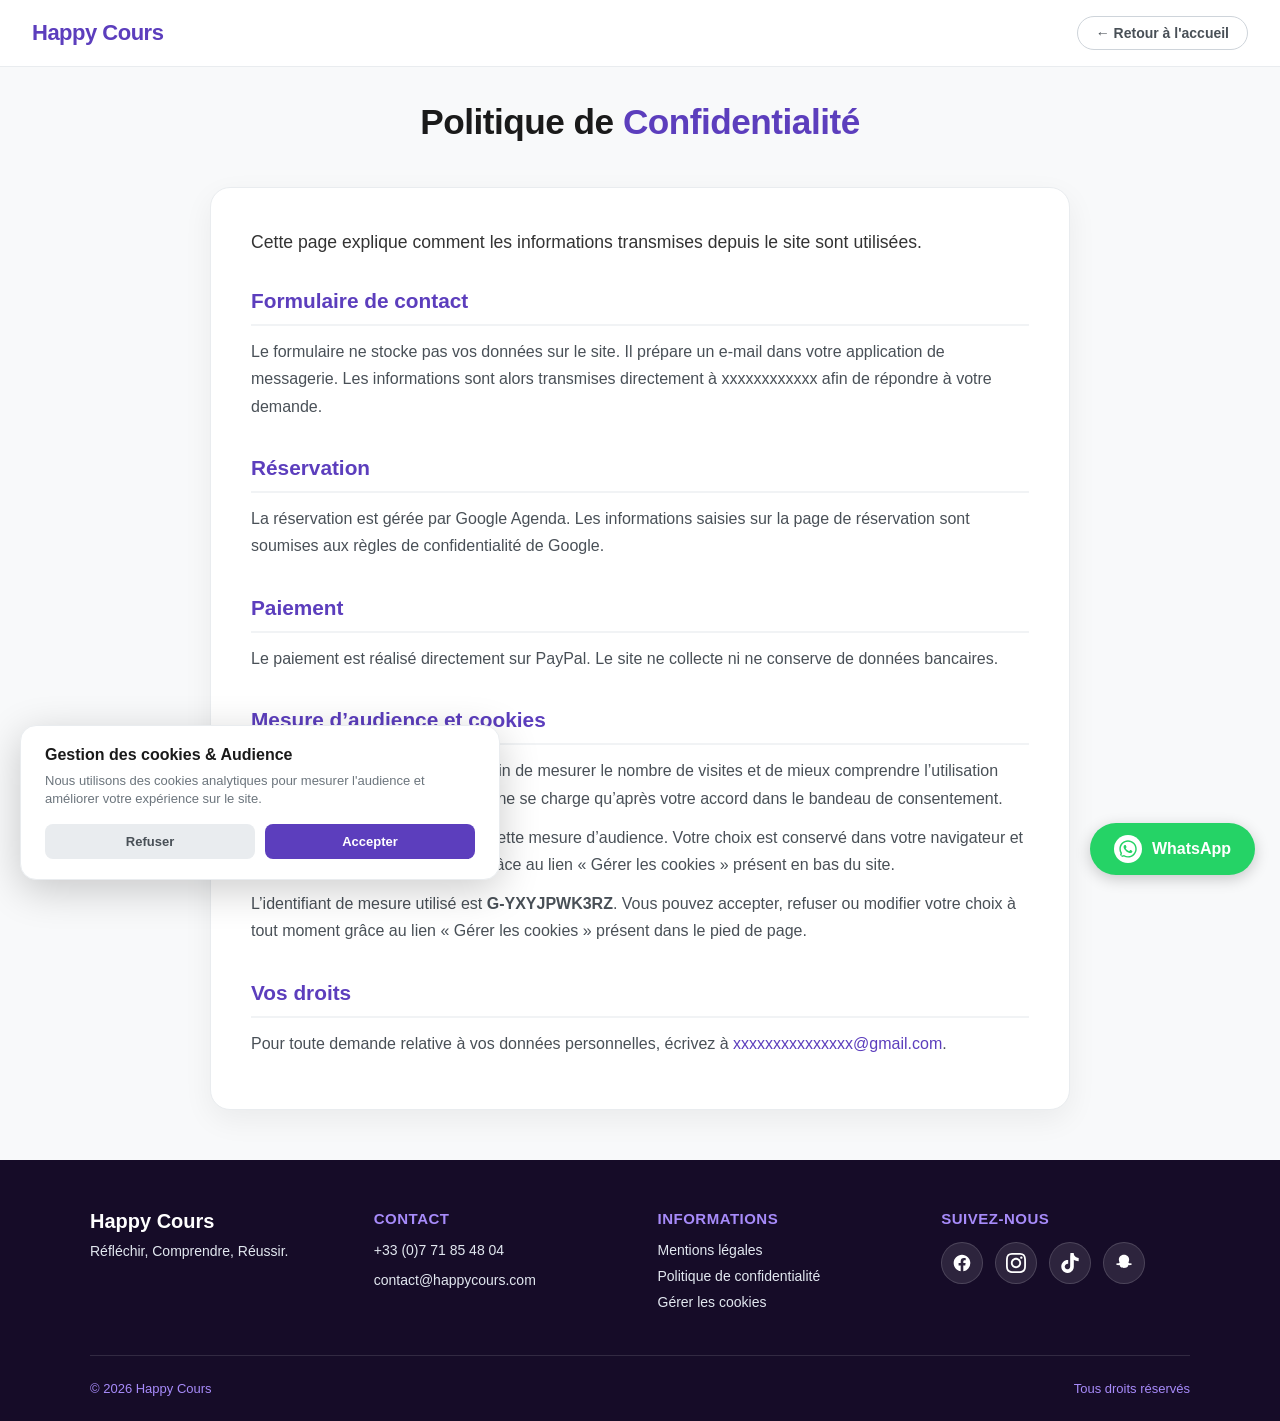
<file: les_pages/politique-confidentialite.html>
<!DOCTYPE html>
<html lang="fr">
<head>
  <meta charset="UTF-8">
  <meta name="viewport" content="width=device-width, initial-scale=1.0">
  <title>Politique de Confidentialité - Happy Cours</title>

  <!-- 1. Consent Mode v2 par défaut -->
  <script>
    window.dataLayer = window.dataLayer || [];
    function gtag(){dataLayer.push(arguments);}
    gtag('consent', 'default', {
      'analytics_storage': 'denied',
      'ad_storage': 'denied'
    });
  </script>

  <!-- 2. Google Tag Manager -->
  <script>(function(w,d,s,l,i){w[l]=w[l]||[];w[l].push({'gtm.start':
  new Date().getTime(),event:'gtm.js'});var f=d.getElementsByTagName(s)[0],
  j=d.createElement(s),dl=l!='dataLayer'?'&l='+l:'';j.async=true;j.src=
  'https://www.googletagmanager.com/gtm.js?id='+i+dl;f.parentNode.insertBefore(j,f);
  })(window,document,'script','dataLayer','GTM-M3MLBNSS');</script>
  <!-- End Google Tag Manager -->

  <!-- 3. Google Analytics (GA4) -->
  <script async src="https://www.googletagmanager.com/gtag/js?id=G-YXYJPWK3RZ"></script>
  <script>
    gtag('js', new Date());
    gtag('config', 'G-YXYJPWK3RZ');
  </script>

  <style>
    /* Reset & Base */
    *, *::before, *::after {
      box-sizing: border-box;
    }

    body {
      font-family: -apple-system, BlinkMacSystemFont, "Segoe UI", Roboto, Helvetica, Arial, sans-serif;
      background-color: #f8f9fa;
      color: #1a1a1a;
      margin: 0;
      padding: 0;
      min-height: 100vh;
      display: flex;
      flex-direction: column;
    }

    /* En-tête / Barre supérieure */
    .top-bar {
      background-color: #ffffff;
      border-bottom: 1px solid #e9ecef;
      padding: 16px 32px;
      display: flex;
      justify-content: space-between;
      align-items: center;
    }

    .brand-logo {
      font-size: 22px;
      font-weight: 800;
      color: #5c3ebd;
      text-decoration: none;
      letter-spacing: -0.5px;
    }

    .btn-back {
      color: #495057;
      text-decoration: none;
      font-size: 14px;
      font-weight: 600;
      padding: 8px 18px;
      border-radius: 20px;
      border: 1px solid #ced4da;
      transition: all 0.2s ease-in-out;
    }

    .btn-back:hover {
      background-color: #f1f3f5;
      color: #1a1a1a;
      border-color: #adb5bd;
    }

    /* Zone de Titre */
    .header-page {
      text-align: center;
      padding: 35px 20px 15px;
      max-width: 800px;
      margin: 0 auto;
    }

    .header-page h1 {
      font-size: 2.2rem;
      font-weight: 800;
      color: #1a1a1a;
      margin: 0 0 10px 0;
      letter-spacing: -0.5px;
    }

    .header-page h1 span {
      color: #5c3ebd;
    }

    /* Carte de contenu */
    .container-privacy {
      max-width: 900px;
      width: 100%;
      margin: 20px auto 50px;
      padding: 0 20px;
      flex-grow: 1;
    }

    .privacy-card {
      background: #ffffff;
      border-radius: 20px;
      box-shadow: 0 10px 30px rgba(0, 0, 0, 0.06);
      border: 1px solid #e9ecef;
      padding: 40px;
      line-height: 1.7;
    }

    .privacy-card .intro {
      font-size: 1.1rem;
      color: #333333;
      margin-bottom: 25px;
      font-weight: 500;
    }

    .privacy-card h2 {
      font-size: 1.3rem;
      color: #5c3ebd;
      margin-top: 30px;
      margin-bottom: 12px;
      padding-bottom: 6px;
      border-bottom: 2px solid #f1f3f5;
    }

    .privacy-card h2:first-of-type {
      margin-top: 0;
    }

    .privacy-card p {
      color: #495057;
      margin: 0 0 12px 0;
      font-size: 1rem;
    }

    .privacy-card a {
      color: #5c3ebd;
      text-decoration: none;
      font-weight: 500;
    }

    .privacy-card a:hover {
      text-decoration: underline;
    }

    /* Footer Violet Sombre (#160c28) */
    /* Footer Violet Sombre Optimizé */
footer {
  background-color: #160c28;
  color: #ffffff;
  padding: 50px 20px 25px;
  margin-top: auto;
  font-size: 14px;
}

.footer-content {
  max-width: 1100px;
  margin: 0 auto;
  display: grid;
  grid-template-columns: repeat(auto-fit, minmax(200px, 1fr));
  gap: 35px;
  padding-bottom: 35px;
  border-bottom: 1px solid rgba(255, 255, 255, 0.12);
}

.footer-col h3 {
  margin: 0 0 10px 0;
  font-size: 20px;
  font-weight: 800;
  color: #ffffff;
}

.footer-col h4 {
  margin: 0 0 15px 0;
  font-size: 15px;
  font-weight: 700;
  color: #a78bfa; /* Violet clair contrasté */
  text-transform: uppercase;
  letter-spacing: 0.5px;
}

.footer-slogan {
  color: #a78bfa;
  margin: 0;
  font-size: 14px;
}

.footer-col p, 
.footer-col a, 
.btn-cookie-manage {
  color: #e2e8f0;
  text-decoration: none;
  display: block;
  margin-bottom: 10px;
  font-size: 14px;
  background: none;
  border: none;
  padding: 0;
  text-align: left;
  cursor: pointer;
  transition: color 0.2s ease-in-out;
}

.footer-col a:hover, 
.btn-cookie-manage:hover {
  color: #a78bfa;
  text-decoration: underline;
}

/* Optimisation des Icônes Réseaux Sociaux */
.social-links {
  display: flex;
  gap: 12px;
  align-items: center;
  flex-wrap: wrap;
}

.social-links a {
  display: flex !important;
  align-items: center;
  justify-content: center;
  width: 42px;
  height: 42px;
  background-color: rgba(255, 255, 255, 0.1);
  border: 1px solid rgba(255, 255, 255, 0.15);
  border-radius: 50%;
  margin-bottom: 0 !important;
  transition: all 0.25s ease-in-out;
}

.social-icon {
  width: 20px;
  height: 20px;
  color: #ffffff;
}

/* Effet au survol des icônes */
.social-links a:hover {
  background-color: #5c3ebd; /* Couleur violette de votre marque */
  border-color: #5c3ebd;
  transform: translateY(-4px);
  box-shadow: 0 5px 15px rgba(92, 62, 189, 0.4);
}

.footer-bottom {
  max-width: 1100px;
  margin: 25px auto 0;
  display: flex;
  justify-content: space-between;
  align-items: center;
  color: #a78bfa;
  font-size: 13px;
}

/* Adaptabilité Mobile */
@media (max-width: 600px) {
  .footer-content {
    grid-template-columns: 1fr;
    gap: 25px;
  }
  .footer-bottom {
    flex-direction: column;
    gap: 10px;
    text-align: center;
  }
}

    /* Pop-up Cookies */
    .cookie-banner {
      position: fixed;
      bottom: 20px;
      left: 20px;
      right: 20px;
      max-width: 480px;
      background: #ffffff;
      border-radius: 16px;
      padding: 20px 24px;
      box-shadow: 0 10px 40px rgba(0, 0, 0, 0.2);
      z-index: 9999;
      border: 1px solid #e9ecef;
      display: none;
      color: #1a1a1a;
    }

    .cookie-banner h4 { 
      margin: 0 0 8px 0; 
      font-size: 16px; 
    }

    .cookie-banner p { 
      margin: 0 0 16px 0; 
      font-size: 13px; 
      color: #6c757d; 
      line-height: 1.4; 
    }

    .cookie-buttons { 
      display: flex; 
      gap: 10px; 
    }

    .btn-cookie {
      flex: 1;
      padding: 10px 14px;
      border-radius: 8px;
      font-size: 13px;
      font-weight: 600;
      cursor: pointer;
      border: none;
      transition: background-color 0.2s;
    }

    .btn-cookie-accept { 
      background-color: #5c3ebd; 
      color: #ffffff; 
    }

    .btn-cookie-accept:hover { 
      background-color: #4a30a0; 
    }

    .btn-cookie-deny { 
      background-color: #e9ecef; 
      color: #495057; 
    }

    .btn-cookie-deny:hover { 
      background-color: #dee2e6; 
    }

    /* Bouton WhatsApp Flottant */
    .whatsapp-float {
      position: fixed;
      bottom: 25px;
      right: 25px;
      background-color: #25D366;
      color: #ffffff;
      display: flex;
      align-items: center;
      gap: 10px;
      padding: 12px 24px;
      border-radius: 50px;
      text-decoration: none;
      font-weight: 700;
      font-size: 16px;
      box-shadow: 0 4px 15px rgba(0, 0, 0, 0.2);
      z-index: 9998;
      transition: transform 0.2s ease-in-out, box-shadow 0.2s ease-in-out;
    }

    .whatsapp-float:hover {
      transform: translateY(-3px);
      box-shadow: 0 6px 20px rgba(0, 0, 0, 0.3);
      color: #ffffff;
    }

    .whatsapp-icon {
      width: 28px;
      height: 28px;
      background-color: #ffffff;
      color: #25D366;
      border-radius: 50%;
      padding: 4px;
      box-sizing: border-box;
    }

    @media (max-width: 768px) {
      .footer-content {
        flex-direction: column;
        align-items: flex-start;
      }
      .footer-col-right {
        align-items: flex-start;
      }
      .privacy-card { 
        padding: 24px; 
      }
      .whatsapp-float {
        bottom: 15px;
        right: 15px;
        padding: 10px 18px;
        font-size: 14px;
      }
      .whatsapp-icon {
        width: 24px;
        height: 24px;
      }
    }
  </style>
</head>
<body>

  <!-- Google Tag Manager (noscript) -->
  <noscript><iframe src="https://www.googletagmanager.com/ns.html?id=GTM-M3MLBNSS"
  height="0" width="0" style="display:none;visibility:hidden"></iframe></noscript>
  <!-- End Google Tag Manager (noscript) -->

  <!-- Navigation supérieure -->
  <header class="top-bar">
    <a href="happy-cours.html" class="brand-logo">Happy Cours</a>
    <a href="happy-cours.html" class="btn-back">← Retour à l'accueil</a>
  </header>

  <!-- Titre -->
  <div class="header-page">
    <h1>Politique de <span>Confidentialité</span></h1>
  </div>

  <!-- Contenu Politique de Confidentialité -->
  <main class="container-privacy">
    <div class="privacy-card">
      <p class="intro">Cette page explique comment les informations transmises depuis le site sont utilisées.</p>

      <h2>Formulaire de contact</h2>
      <p>Le formulaire ne stocke pas vos données sur le site. Il prépare un e-mail dans votre application de messagerie. Les informations sont alors transmises directement à xxxxxxxxxxxx afin de répondre à votre demande.</p>

      <h2>Réservation</h2>
      <p>La réservation est gérée par Google Agenda. Les informations saisies sur la page de réservation sont soumises aux règles de confidentialité de Google.</p>

      <h2>Paiement</h2>
      <p>Le paiement est réalisé directement sur PayPal. Le site ne collecte ni ne conserve de données bancaires.</p>

      <h2>Mesure d’audience et cookies</h2>
      <p>Le site utilise Google Analytics 4 afin de mesurer le nombre de visites et de mieux comprendre l’utilisation générale du site. Google Analytics ne se charge qu’après votre accord dans le bandeau de consentement.</p>
      <p>Vous pouvez accepter ou refuser cette mesure d’audience. Votre choix est conservé dans votre navigateur et peut être modifié à tout moment grâce au lien « Gérer les cookies » présent en bas du site.</p>
      <p>L’identifiant de mesure utilisé est <strong>G-YXYJPWK3RZ</strong>. Vous pouvez accepter, refuser ou modifier votre choix à tout moment grâce au lien « Gérer les cookies » présent dans le pied de page.</p>

      <h2>Vos droits</h2>
      <p>Pour toute demande relative à vos données personnelles, écrivez à <a href="mailto:xxxxxxxxxxxxxx@gmail.com">xxxxxxxxxxxxxxx@gmail.com</a>.</p>
    </div>
  </main>

  <!-- Footer Violet Sombre -->
  <!-- Pied de page -->
<footer>

  <div class="footer-content">
    
    <!-- Colonne 1 : Marque & Slogan -->
    <div class="footer-col">
      <h3>Happy Cours</h3>
      <p class="footer-slogan">Réfléchir, Comprendre, Réussir.</p>
    </div>

    <!-- Colonne 2 : Contact -->
    <div class="footer-col">
      <h4>Contact</h4>
      <p>+33 (0)7 71 85 48 04</p>
      <p><a href="mailto:contact@happycours.com">contact@happycours.com</a></p>
    </div>

    <!-- Colonne 3 : Liens Légaux -->
    <div class="footer-col">
      <h4>Informations</h4>
      <a href="mentions-legales.html">Mentions légales</a>
      <a href="politique-confidentialite.html">Politique de confidentialité</a>
      <button class="btn-cookie-manage" onclick="openCookieBanner()">Gérer les cookies</button>
    </div>

    <!-- Colonne 4 : Réseaux Sociaux (Optimisés & Très visibles) -->
    <div class="footer-col">
      <h4>Suivez-nous</h4>
      <div class="social-links">
        <!-- Facebook -->
        <a href="https://facebook.com/votrepage" target="_blank" rel="noopener noreferrer" aria-label="Facebook">
          <svg class="social-icon" viewBox="0 0 24 24"><path fill="currentColor" d="M12 2.04C6.5 2.04 2 6.53 2 12.06C2 17.06 5.66 21.21 10.44 21.96V14.96H7.9V12.06H10.44V9.85C10.44 7.34 11.93 5.96 14.22 5.96C15.31 5.96 16.45 6.15 16.45 6.15V8.62H15.19C13.95 8.62 13.56 9.39 13.56 10.18V12.06H16.34L15.89 14.96H13.56V21.96A10 10 0 0 0 22 12.06C22 6.53 17.5 2.04 12 2.04Z"/></svg>
        </a>
        <!-- Instagram -->
        <a href="https://instagram.com/votrecompte" target="_blank" rel="noopener noreferrer" aria-label="Instagram">
          <svg class="social-icon" viewBox="0 0 24 24"><path fill="currentColor" d="M12 2.163c3.204 0 3.584.012 4.85.07 3.252.148 4.771 1.691 4.919 4.919.058 1.265.069 1.645.069 4.849 0 3.205-.012 3.584-.069 4.849-.149 3.225-1.664 4.771-4.919 4.919-1.266.058-1.644.07-4.85.07-3.204 0-3.584-.012-4.849-.07-3.26-.149-4.771-1.699-4.919-4.92-.058-1.265-.07-1.644-.07-4.849 0-3.204.013-3.583.07-4.849.149-3.227 1.664-4.771 4.919-4.919 1.266-.057 1.645-.069 4.849-.069zm0-2.163c-3.259 0-3.667.014-4.947.072-4.358.2-6.78 2.618-6.98 6.98-.059 1.281-.073 1.689-.073 4.948 0 3.259.014 3.668.072 4.948.2 4.358 2.618 6.78 6.98 6.98 1.281.058 1.689.072 4.948.072 3.259 0 3.668-.014 4.948-.072 4.354-.2 6.782-2.618 6.979-6.98.059-1.28.073-1.689.073-4.948 0-3.259-.014-3.667-.072-4.947-.196-4.354-2.617-6.78-6.979-6.98-1.281-.059-1.69-.073-4.949-.073zm0 5.838c-3.403 0-6.162 2.759-6.162 6.162s2.759 6.163 6.162 6.163 6.162-2.759 6.162-6.163c0-3.403-2.759-6.162-6.162-6.162zm0 10.162c-2.209 0-4-1.79-4-4 0-2.209 1.791-4 4-4s4 1.791 4 4c0 2.21-1.791 4-4 4zm6.406-11.845c-.796 0-1.441.645-1.441 1.44s.645 1.44 1.441 1.44c.795 0 1.439-.645 1.439-1.44s-.644-1.44-1.439-1.44z"/></svg>
        </a>
        <!-- TikTok -->
        <a href="https://tiktok.com/@votrecompte" target="_blank" rel="noopener noreferrer" aria-label="TikTok">
          <svg class="social-icon" viewBox="0 0 24 24"><path fill="currentColor" d="M12.525.02c1.31-.02 2.61-.01 3.91-.02.08 1.53.63 3.09 1.75 4.17 1.12 1.11 2.7 1.62 4.24 1.79v4.03c-1.44-.05-2.89-.35-4.2-.97-.57-.26-1.1-.59-1.62-.98-.01 2.92.01 5.84-.02 8.75-.08 1.4-.54 2.79-1.35 3.94-1.31 1.92-3.58 3.17-5.91 3.21-1.43.08-2.86-.31-4.08-1.03-2.02-1.19-3.44-3.37-3.65-5.71-.28-2.36.54-4.74 2.22-6.41 1.57-1.58 3.8-2.4 6.03-2.22.01 1.44-.02 2.88-.02 4.32-1.02-.15-2.08.15-2.89.81-.88.7-1.33 1.81-1.22 2.93.1 1.19.83 2.23 1.91 2.71 1.05.47 2.31.33 3.22-.34.8-.57 1.28-1.5 1.34-2.48.06-2.92.02-5.84.03-8.75.01-1.15.01-2.3.01-3.45z"/></svg>
        </a>
        <!-- Snapchat -->
        <a href="https://snapchat.com/add/votrecompte" target="_blank" rel="noopener noreferrer" aria-label="Snapchat">
          <svg class="social-icon" viewBox="0 0 24 24"><path fill="currentColor" d="M12.002 2c-3.987 0-6.19 2.898-6.19 5.86 0 1.251.385 2.502.835 3.391.137.27.127.352-.07.525-.561.492-1.272.768-2.018.768-.344 0-.649-.071-.85-.18-.179-.098-.313-.081-.418.082-.143.222-.437 1.058-.517 1.32-.058.192.028.328.232.393 1.072.342 2.164.552 3.193.308.283-.067.433.05.517.32.339 1.089 1.146 3.197 5.286 3.197 4.137 0 4.947-2.108 5.286-3.197.084-.27.234-.387.517-.32 1.029.244 2.121.034 3.193-.308.204-.065.29-.201.232-.393-.08-.262-.374-1.098-.517-1.32-.105-.163-.239-.18-.418-.082-.201.109-.506.18-.85.18-.746 0-1.457-.276-2.018-.768-.197-.173-.207-.255-.07-.525.45-.889.835-2.14.835-3.391 0-2.962-2.203-5.86-6.19-5.86z"/></svg>
        </a>
      </div>
    </div>

  </div>

  <div class="footer-bottom">
    <div>&copy; 2026 Happy Cours</div>
    <div>Tous droits réservés</div>
  </div>

</footer>
  <!-- Bouton WhatsApp Flottant -->
  <a href="https://wa.me/33771854804?text=Bonjour,%20j'ai%20une%20question%20concernant%20Happy%20Cours." 
     class="whatsapp-float" 
     target="_blank" 
     rel="noopener noreferrer"
     aria-label="Contacter sur WhatsApp">
    <svg class="whatsapp-icon" xmlns="http://www.w3.org/2000/svg" viewBox="0 0 448 512">
      <path fill="currentColor" d="M380.9 97.1C339 55.1 283.2 32 223.9 32c-122.4 0-222 99.6-222 222 0 39.1 10.2 77.3 29.6 111L0 480l117.7-30.9c32.4 17.7 68.9 27 106.1 27h.1c122.3 0 224.1-99.6 224.1-222 0-59.3-25.2-115-67.1-157zm-157 341.6c-33.2 0-65.7-8.9-94-25.7l-6.7-4-69.8 18.3 18.6-68.1-4.4-7c-18.5-29.4-28.2-63.3-28.2-98.2 0-101.7 82.8-184.5 184.6-184.5 49.3 0 95.6 19.2 130.4 54.1 34.8 34.9 56.2 81.2 56.1 130.5 0 101.8-84.9 184.9-186.6 184.9zm101.2-138.2c-5.5-2.8-32.8-16.2-37.9-18-5.1-1.9-8.8-2.8-12.5 2.8-3.7 5.6-14.3 18-17.6 21.8-3.2 3.7-6.5 4.2-12 1.4-32.6-16.3-54-29.1-75.5-66-5.7-9.8 5.7-9.1 16.3-30.3 1.8-3.7.9-6.9-.5-9.7-1.4-2.8-12.5-30.1-17.1-41.2-4.5-10.8-9.1-9.3-12.5-9.5-3.2-.2-6.9-.2-10.6-.2-3.7 0-9.7 1.4-14.8 6.9-5.1 5.6-19.4 19-19.4 46.3 0 27.3 19.9 53.7 22.6 57.4 2.8 3.7 39.1 59.7 94.8 83.8 35.2 15.2 49 16.5 66.6 13.9 10.7-1.6 32.8-13.4 37.4-26.4 4.6-13 4.6-24.1 3.2-26.4-1.3-2.5-5-3.9-10.5-6.6z"/>
    </svg>
    <span>WhatsApp</span>
  </a>

  <!-- Bandeau Cookies Popup -->
  <div id="cookieBanner" class="cookie-banner">
    <h4>Gestion des cookies & Audience</h4>
    <p>Nous utilisons des cookies analytiques pour mesurer l'audience et améliorer votre expérience sur le site.</p>
    <div class="cookie-buttons">
      <button class="btn-cookie btn-cookie-deny" onclick="setConsent(false)">Refuser</button>
      <button class="btn-cookie btn-cookie-accept" onclick="setConsent(true)">Accepter</button>
    </div>
  </div>

  <!-- Script Cookies avec sauvegarde (Apparaît UNE SEULE FOIS) -->
  <script>
    function checkCookieConsent() {
      // Vérifie si l'utilisateur a déjà répondu dans le passé
      const consent = localStorage.getItem('happy_cours_cookie_consent');
      if (consent === null) {
        // N'a pas encore répondu -> Affiche la bannière
        document.getElementById('cookieBanner').style.display = 'block';
      } else if (consent === 'granted') {
        updateGoogleAnalyticsConsent(true);
      } else {
        updateGoogleAnalyticsConsent(false);
      }
    }

    function setConsent(accepted) {
      const status = accepted ? 'granted' : 'denied';
      // Enregistre le choix dans le navigateur pour ne plus lui demander
      localStorage.setItem('happy_cours_cookie_consent', status);
      updateGoogleAnalyticsConsent(accepted);
      document.getElementById('cookieBanner').style.display = 'none';
    }

    function openCookieBanner() {
      // Permet de réouvrir la bannière via le bouton "Gérer les cookies"
      document.getElementById('cookieBanner').style.display = 'block';
    }

    function updateGoogleAnalyticsConsent(accepted) {
      if (typeof gtag === 'function') {
        gtag('consent', 'update', {
          'analytics_storage': accepted ? 'granted' : 'denied'
        });
      }
    }

    window.addEventListener('DOMContentLoaded', checkCookieConsent);
  </script>

</body>
</html>
</file>
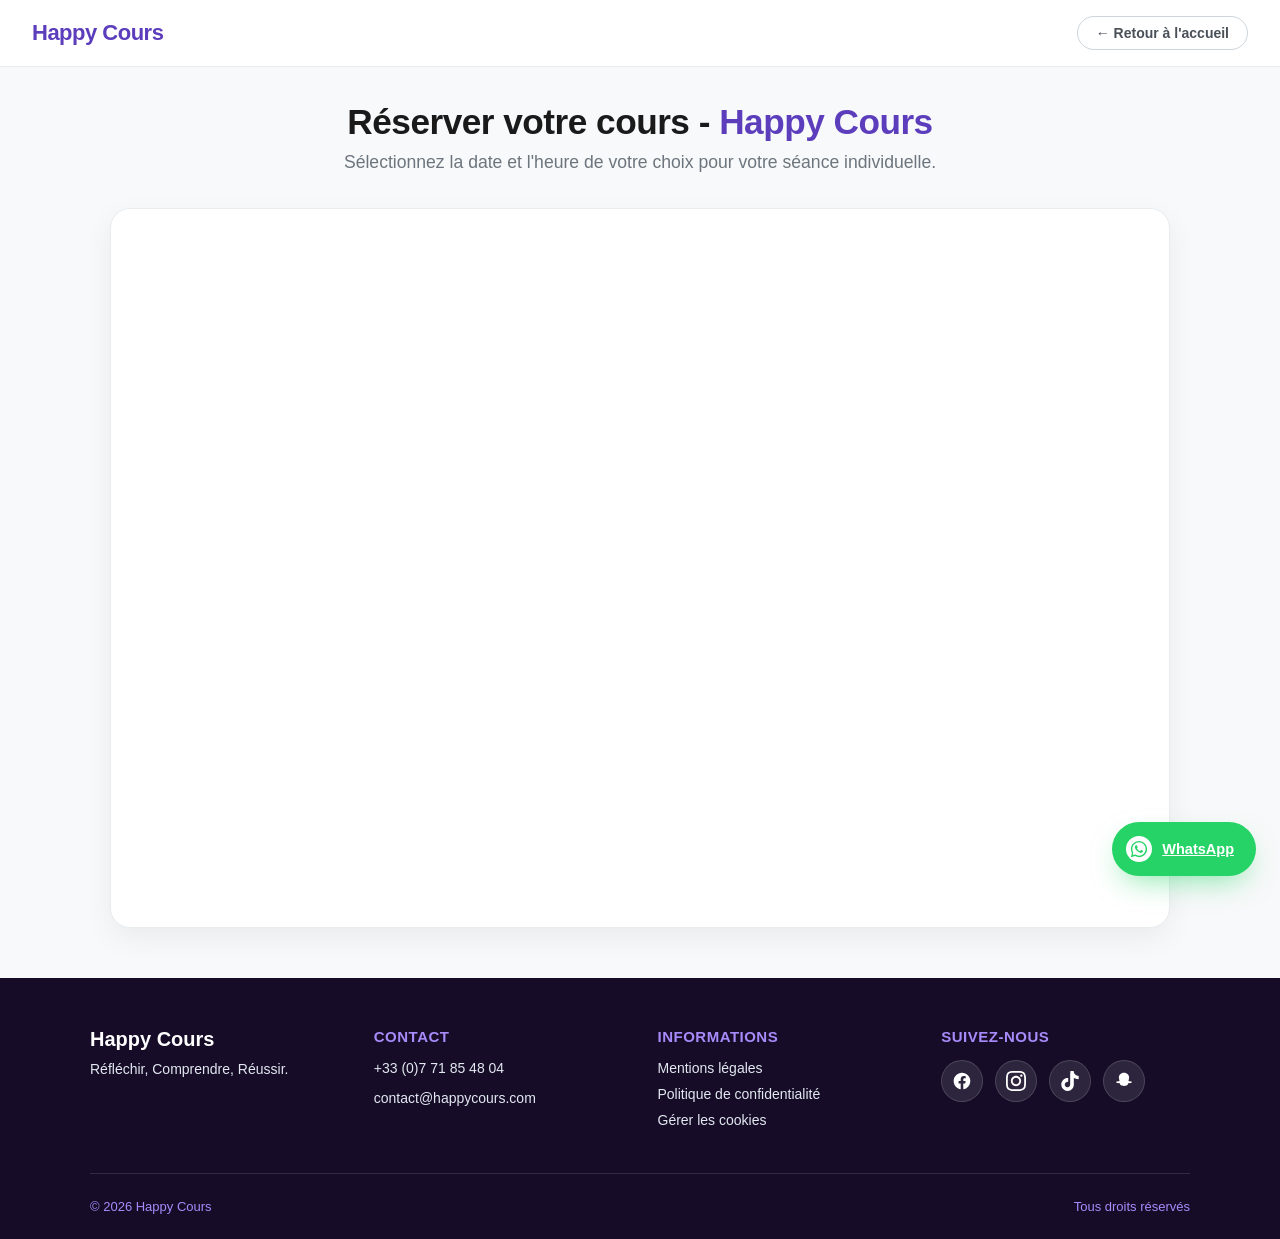
<file: les_pages/reservation.html>
<!DOCTYPE html>
<html lang="fr">
<head>
  <meta charset="UTF-8">
  <meta name="viewport" content="width=device-width, initial-scale=1.0">
  <title>Réserver un cours - Happy Cours</title>
  <style>
    /* Reset & Styles de base */
    *, *::before, *::after {
      box-sizing: border-box;
    }

    body {
      font-family: -apple-system, BlinkMacSystemFont, "Segoe UI", Roboto, Helvetica, Arial, sans-serif;
      background-color: #f8f9fa;
      color: #1a1a1a;
      margin: 0;
      padding: 0;
      min-height: 100vh;
      display: flex;
      flex-direction: column;
    }

    /* En-tête / Barre supérieure */
    .top-bar {
      background-color: #ffffff;
      border-bottom: 1px solid #e9ecef;
      padding: 16px 32px;
      display: flex;
      justify-content: space-between;
      align-items: center;
    }

    .brand-logo {
      font-size: 22px;
      font-weight: 800;
      color: #5c3ebd;
      text-decoration: none;
      letter-spacing: -0.5px;
    }

    .btn-back {
      color: #495057;
      text-decoration: none;
      font-size: 14px;
      font-weight: 600;
      padding: 8px 18px;
      border-radius: 20px;
      border: 1px solid #ced4da;
      transition: all 0.2s ease-in-out;
    }

    .btn-back:hover {
      background-color: #f1f3f5;
      color: #1a1a1a;
      border-color: #adb5bd;
    }

    /* Zone de titre */
    .header-reservation {
      text-align: center;
      padding: 35px 20px 15px;
      max-width: 800px;
      margin: 0 auto;
    }

    .header-reservation h1 {
      font-size: 2.2rem;
      font-weight: 800;
      color: #1a1a1a;
      margin: 0 0 10px 0;
      letter-spacing: -0.5px;
    }

    .header-reservation h1 span {
      color: #5c3ebd;
    }

    .header-reservation p {
      color: #6c757d;
      font-size: 1.1rem;
      margin: 0;
    }

    /* Conteneur du calendrier Cal.eu */
    .container-cal {
      max-width: 1100px;
      width: 100%;
      margin: 20px auto 50px;
      padding: 0 20px;
      flex-grow: 1;
    }

    #my-cal-inline {
      width: 100%;
      height: 100%;
      min-height: 720px;
      border-radius: 20px;
      background: #ffffff;
      box-shadow: 0 10px 30px rgba(0, 0, 0, 0.06);
      border: 1px solid #e9ecef;
      overflow: hidden;
    }

    /* Pied de page */
    /* Footer Violet Happy Cours */
/* Footer Violet Sombre Optimizé */
footer {
  background-color: #160c28;
  color: #ffffff;
  padding: 50px 20px 25px;
  margin-top: auto;
  font-size: 14px;
}

.footer-content {
  max-width: 1100px;
  margin: 0 auto;
  display: grid;
  grid-template-columns: repeat(auto-fit, minmax(200px, 1fr));
  gap: 35px;
  padding-bottom: 35px;
  border-bottom: 1px solid rgba(255, 255, 255, 0.12);
}

.footer-col h3 {
  margin: 0 0 10px 0;
  font-size: 20px;
  font-weight: 800;
  color: #ffffff;
}

.footer-col h4 {
  margin: 0 0 15px 0;
  font-size: 15px;
  font-weight: 700;
  color: #a78bfa; /* Violet clair contrasté */
  text-transform: uppercase;
  letter-spacing: 0.5px;
}

.footer-slogan {
  color: #a78bfa;
  margin: 0;
  font-size: 14px;
}

.footer-col p, 
.footer-col a, 
.btn-cookie-manage {
  color: #e2e8f0;
  text-decoration: none;
  display: block;
  margin-bottom: 10px;
  font-size: 14px;
  background: none;
  border: none;
  padding: 0;
  text-align: left;
  cursor: pointer;
  transition: color 0.2s ease-in-out;
}

.footer-col a:hover, 
.btn-cookie-manage:hover {
  color: #a78bfa;
  text-decoration: underline;
}

/* Optimisation des Icônes Réseaux Sociaux */
.social-links {
  display: flex;
  gap: 12px;
  align-items: center;
  flex-wrap: wrap;
}

.social-links a {
  display: flex !important;
  align-items: center;
  justify-content: center;
  width: 42px;
  height: 42px;
  background-color: rgba(255, 255, 255, 0.1);
  border: 1px solid rgba(255, 255, 255, 0.15);
  border-radius: 50%;
  margin-bottom: 0 !important;
  transition: all 0.25s ease-in-out;
}

.social-icon {
  width: 20px;
  height: 20px;
  color: #ffffff;
}

/* Effet au survol des icônes */
.social-links a:hover {
  background-color: #5c3ebd; /* Couleur violette de votre marque */
  border-color: #5c3ebd;
  transform: translateY(-4px);
  box-shadow: 0 5px 15px rgba(92, 62, 189, 0.4);
}

.footer-bottom {
  max-width: 1100px;
  margin: 25px auto 0;
  display: flex;
  justify-content: space-between;
  align-items: center;
  color: #a78bfa;
  font-size: 13px;
}

/* Adaptabilité Mobile */
@media (max-width: 600px) {
  .footer-content {
    grid-template-columns: 1fr;
    gap: 25px;
  }
  .footer-bottom {
    flex-direction: column;
    gap: 10px;
    text-align: center;
  }
}
    /* ---------- floating whatsapp button ---------- */
.wa-float{
  position:fixed;
  bottom:24px;
  right:24px;
  z-index:100;
  display:flex;
  align-items:center;
  gap:10px;
  background:#25D366;
  color:#fff;
  font-family:'Inter', sans-serif;
  font-weight:700;
  font-size:14.5px;
  padding:14px 22px 14px 14px;
  border-radius:100px;
  box-shadow:0 12px 30px -10px rgba(37,211,102,0.6);
  transition:transform .2s, box-shadow .2s;
}
.wa-float:hover{
  transform:translateY(-2px);
  box-shadow:0 16px 36px -8px rgba(37,211,102,0.7);
}
.wa-float svg{width:26px; height:26px; flex-shrink:0;}
@media (max-width:480px){
  .wa-float{ padding:14px; }
  .wa-float span{ display:none; }
}
  </style>
</head>
<body>

  <!-- Barre de navigation -->
  <header class="top-bar">
    <a href="happy-cours.html" class="brand-logo">Happy Cours</a>
    <a href="happy-cours.html" class="btn-back">← Retour à l'accueil</a>
  </header>

  <!-- Titre de la page -->
  <div class="header-reservation">
    <h1>Réserver votre cours - <span>Happy Cours</span></h1>
    <p>Sélectionnez la date et l'heure de votre choix pour votre séance individuelle.</p>
  </div>

  <!-- Intégration du calendrier Cal.eu -->
  <div class="container-cal">
    <div id="my-cal-inline"></div>
  </div>

  <!-- Code API Cal.eu Embed Inline -->
  <script type="text/javascript">
    (function (C, A, L) { 
      let p = function (a, ar) { a.q.push(ar); }; 
      let d = C.document; 
      C.Cal = C.Cal || function () { 
        let cal = C.Cal; 
        let ar = arguments; 
        if (!cal.loaded) { 
          cal.ns = {}; 
          cal.q = cal.q || []; 
          d.head.appendChild(d.createElement("script")).src = A; 
          cal.loaded = true; 
        } 
        if (ar[0] === L) { 
          const api = function () { p(api, arguments); }; 
          const namespace = ar[1]; 
          api.q = api.q || []; 
          if(typeof namespace === "string"){
            cal.ns[namespace] = cal.ns[namespace] || api;
            p(cal.ns[namespace], ar);
            p(cal, ["initNamespace", namespace]);
          } else p(cal, ar); 
          return;
        } 
        p(cal, ar); 
      }; 
    })(window, "https://app.cal.eu/embed/embed.js", "init");

    // Initialisation du namespace
    Cal("init", "happy-cours", { origin: "https://app.cal.eu" });

    // Affichage Inline du calendrier Cal.eu dans la div #my-cal-inline
    Cal.ns["happy-cours"]("inline", {
      elementOrSelector: "#my-cal-inline",
      calLink: "said-bouhssina-boyrlu/happy-cours",
      config: { layout: "month_view" }
    });

    // Configuration de l'interface
    Cal.ns["happy-cours"]("ui", {
      "hideEventTypeDetails": false,
      "layout": "month_view"
    });
  </script>
 <!---------------------------------------- Whatsapp ----------------------------------->
  <a href="https://wa.me/33600000000?text=Bonjour%2C%20je%20souhaite%20des%20renseignements%20sur%20les%20cours." 
   class="wa-float" 
   target="_blank" 
   rel="noopener"
   aria-label="Contacter par WhatsApp">
  <svg viewBox="0 0 32 32" fill="none" xmlns="http://www.w3.org/2000/svg">
    <circle cx="16" cy="16" r="16" fill="white"/>
    <path d="M16 6C10.48 6 6 10.48 6 16c0 1.77.46 3.44 1.27 4.89L6 26l5.25-1.24A9.94 9.94 0 0016 26c5.52 0 10-4.48 10-10S21.52 6 16 6zm0 18.2c-1.6 0-3.09-.47-4.34-1.28l-.31-.19-3.11.73.74-3.03-.2-.32A8.17 8.17 0 017.8 16c0-4.53 3.68-8.2 8.2-8.2s8.2 3.67 8.2 8.2-3.68 8.2-8.2 8.2zm4.5-6.13c-.25-.12-1.46-.72-1.69-.8-.23-.08-.39-.12-.56.12-.16.25-.64.8-.78.96-.14.16-.29.18-.53.06-.25-.12-1.05-.39-2-1.23-.74-.66-1.24-1.47-1.39-1.72-.14-.25-.02-.38.11-.51.11-.11.25-.29.37-.43.12-.14.16-.25.25-.41.08-.16.04-.31-.02-.43-.06-.12-.56-1.35-.77-1.85-.2-.48-.41-.42-.56-.43-.14-.01-.31-.01-.48-.01-.16 0-.43.06-.66.31-.23.25-.86.84-.86 2.05s.88 2.38 1.01 2.54c.12.16 1.73 2.64 4.19 3.7.59.25 1.04.4 1.4.52.59.19 1.12.16 1.54.1.47-.07 1.46-.6 1.66-1.17.21-.58.21-1.07.14-1.17-.06-.11-.22-.17-.47-.29z" fill="#25D366"/>
  </svg>
  <span>WhatsApp</span>
</a>

  <!-- Footer -->
 <!-- Footer Violet Sombre identique à l'image -->
 <!-- Pied de page -->
<footer>

  <div class="footer-content">
    
    <!-- Colonne 1 : Marque & Slogan -->
    <div class="footer-col">
      <h3>Happy Cours</h3>
      <p class="footer-slogan">Réfléchir, Comprendre, Réussir.</p>
    </div>

    <!-- Colonne 2 : Contact -->
    <div class="footer-col">
      <h4>Contact</h4>
      <p>+33 (0)7 71 85 48 04</p>
      <p><a href="mailto:contact@happycours.com">contact@happycours.com</a></p>
    </div>

    <!-- Colonne 3 : Liens Légaux -->
    <div class="footer-col">
      <h4>Informations</h4>
      <a href="mentions-legales.html">Mentions légales</a>
      <a href="politique-confidentialite.html">Politique de confidentialité</a>
      <button class="btn-cookie-manage" onclick="openCookieBanner()">Gérer les cookies</button>
    </div>

    <!-- Colonne 4 : Réseaux Sociaux (Optimisés & Très visibles) -->
    <div class="footer-col">
      <h4>Suivez-nous</h4>
      <div class="social-links">
        <!-- Facebook -->
        <a href="https://facebook.com/votrepage" target="_blank" rel="noopener noreferrer" aria-label="Facebook">
          <svg class="social-icon" viewBox="0 0 24 24"><path fill="currentColor" d="M12 2.04C6.5 2.04 2 6.53 2 12.06C2 17.06 5.66 21.21 10.44 21.96V14.96H7.9V12.06H10.44V9.85C10.44 7.34 11.93 5.96 14.22 5.96C15.31 5.96 16.45 6.15 16.45 6.15V8.62H15.19C13.95 8.62 13.56 9.39 13.56 10.18V12.06H16.34L15.89 14.96H13.56V21.96A10 10 0 0 0 22 12.06C22 6.53 17.5 2.04 12 2.04Z"/></svg>
        </a>
        <!-- Instagram -->
        <a href="https://instagram.com/votrecompte" target="_blank" rel="noopener noreferrer" aria-label="Instagram">
          <svg class="social-icon" viewBox="0 0 24 24"><path fill="currentColor" d="M12 2.163c3.204 0 3.584.012 4.85.07 3.252.148 4.771 1.691 4.919 4.919.058 1.265.069 1.645.069 4.849 0 3.205-.012 3.584-.069 4.849-.149 3.225-1.664 4.771-4.919 4.919-1.266.058-1.644.07-4.85.07-3.204 0-3.584-.012-4.849-.07-3.26-.149-4.771-1.699-4.919-4.92-.058-1.265-.07-1.644-.07-4.849 0-3.204.013-3.583.07-4.849.149-3.227 1.664-4.771 4.919-4.919 1.266-.057 1.645-.069 4.849-.069zm0-2.163c-3.259 0-3.667.014-4.947.072-4.358.2-6.78 2.618-6.98 6.98-.059 1.281-.073 1.689-.073 4.948 0 3.259.014 3.668.072 4.948.2 4.358 2.618 6.78 6.98 6.98 1.281.058 1.689.072 4.948.072 3.259 0 3.668-.014 4.948-.072 4.354-.2 6.782-2.618 6.979-6.98.059-1.28.073-1.689.073-4.948 0-3.259-.014-3.667-.072-4.947-.196-4.354-2.617-6.78-6.979-6.98-1.281-.059-1.69-.073-4.949-.073zm0 5.838c-3.403 0-6.162 2.759-6.162 6.162s2.759 6.163 6.162 6.163 6.162-2.759 6.162-6.163c0-3.403-2.759-6.162-6.162-6.162zm0 10.162c-2.209 0-4-1.79-4-4 0-2.209 1.791-4 4-4s4 1.791 4 4c0 2.21-1.791 4-4 4zm6.406-11.845c-.796 0-1.441.645-1.441 1.44s.645 1.44 1.441 1.44c.795 0 1.439-.645 1.439-1.44s-.644-1.44-1.439-1.44z"/></svg>
        </a>
        <!-- TikTok -->
        <a href="https://tiktok.com/@votrecompte" target="_blank" rel="noopener noreferrer" aria-label="TikTok">
          <svg class="social-icon" viewBox="0 0 24 24"><path fill="currentColor" d="M12.525.02c1.31-.02 2.61-.01 3.91-.02.08 1.53.63 3.09 1.75 4.17 1.12 1.11 2.7 1.62 4.24 1.79v4.03c-1.44-.05-2.89-.35-4.2-.97-.57-.26-1.1-.59-1.62-.98-.01 2.92.01 5.84-.02 8.75-.08 1.4-.54 2.79-1.35 3.94-1.31 1.92-3.58 3.17-5.91 3.21-1.43.08-2.86-.31-4.08-1.03-2.02-1.19-3.44-3.37-3.65-5.71-.28-2.36.54-4.74 2.22-6.41 1.57-1.58 3.8-2.4 6.03-2.22.01 1.44-.02 2.88-.02 4.32-1.02-.15-2.08.15-2.89.81-.88.7-1.33 1.81-1.22 2.93.1 1.19.83 2.23 1.91 2.71 1.05.47 2.31.33 3.22-.34.8-.57 1.28-1.5 1.34-2.48.06-2.92.02-5.84.03-8.75.01-1.15.01-2.3.01-3.45z"/></svg>
        </a>
        <!-- Snapchat -->
        <a href="https://snapchat.com/add/votrecompte" target="_blank" rel="noopener noreferrer" aria-label="Snapchat">
          <svg class="social-icon" viewBox="0 0 24 24"><path fill="currentColor" d="M12.002 2c-3.987 0-6.19 2.898-6.19 5.86 0 1.251.385 2.502.835 3.391.137.27.127.352-.07.525-.561.492-1.272.768-2.018.768-.344 0-.649-.071-.85-.18-.179-.098-.313-.081-.418.082-.143.222-.437 1.058-.517 1.32-.058.192.028.328.232.393 1.072.342 2.164.552 3.193.308.283-.067.433.05.517.32.339 1.089 1.146 3.197 5.286 3.197 4.137 0 4.947-2.108 5.286-3.197.084-.27.234-.387.517-.32 1.029.244 2.121.034 3.193-.308.204-.065.29-.201.232-.393-.08-.262-.374-1.098-.517-1.32-.105-.163-.239-.18-.418-.082-.201.109-.506.18-.85.18-.746 0-1.457-.276-2.018-.768-.197-.173-.207-.255-.07-.525.45-.889.835-2.14.835-3.391 0-2.962-2.203-5.86-6.19-5.86z"/></svg>
        </a>
      </div>
    </div>

  </div>

  <div class="footer-bottom">
    <div>&copy; 2026 Happy Cours</div>
    <div>Tous droits réservés</div>
  </div>

</footer>

</body>
</html>
</file>
<file: style.css>
/* ==========================================================================
   VARIABLES GLOBALES (Thème, Couleurs & Constantes)
   ========================================================================== */
:root {
  /* Arrière-plans & Surfaçage */
  --bg: #FFFFFF;
  --panel: #FAF8FE;
  --panel-2: #F3EEFC;
  --line: #E9E3F5;
  
  /* Couleurs de Texte */
  --text: #110C24;
  --muted: #5C5575;
  
  /* Palette Violet / Glamour (Brand Identity) */
  --violet-primary: #6C4CD8;
  --violet-deep: #3A1C93;
  --violet-glow: #8B5CF6;
  --glam-pink: #D946EF;
  
  /* Dégradés & Ombres réutilisables */
  --glam-gradient: linear-gradient(135deg, #7C3AED 0%, #D946EF 100%);
  --glam-shadow: 0 12px 30px -5px rgba(124, 58, 237, 0.45);
  
  /* Layout Constantes */
  --radius: 18px;
  --maxw: 1140px;
}

/* ==========================================================================
   RESET CSS & STYLES DE BASE
   ========================================================================== */
* { 
  box-sizing: border-box; 
  margin: 0; 
  padding: 0; 
}

html { 
  scroll-behavior: smooth; /* Animation fluide lors des clics sur les ancres (#) */
}

body {
  background: var(--bg);
  color: var(--text);
  font-family: 'Plus Jakarta Sans', 'Inter', sans-serif;
  line-height: 1.65;
  -webkit-font-smoothing: antialiased;
}

a { 
  color: inherit; 
  text-decoration: none; 
}

img { 
  max-width: 100%; 
  display: block; 
  height: auto; 
}

/* Wrapper de centrage du contenu */
.wrap { 
  max-width: var(--maxw); 
  margin: 0 auto; 
  padding: 0 28px; 
}

/* ==========================================================================
   COMPOSANTS DE TYPOGRAPHIE & TITRES
   ========================================================================== */
.eyebrow {
  display: inline-flex;
  align-items: center;
  gap: 10px;
  font-size: 12px;
  font-weight: 800;
  letter-spacing: 0.12em;
  text-transform: uppercase;
  color: var(--violet-primary);
  background: rgba(108, 76, 216, 0.08);
  backdrop-filter: blur(8px);
  padding: 7px 18px;
  border-radius: 100px;
  margin-bottom: 20px;
  border: 1px solid rgba(108, 76, 216, 0.2);
}

/* Point animé lumineux dans le badge eyebrow */
.eyebrow::before {
  content: '';
  width: 7px;
  height: 7px;
  border-radius: 50%;
  background: var(--glam-pink);
  box-shadow: 0 0 10px var(--glam-pink);
  animation: pulse 2s infinite;
}

@keyframes pulse {
  0% { transform: scale(0.95); box-shadow: 0 0 0 0 rgba(217, 70, 239, 0.7); }
  70% { transform: scale(1); box-shadow: 0 0 0 8px rgba(217, 70, 239, 0); }
  100% { transform: scale(0.95); box-shadow: 0 0 0 0 rgba(217, 70, 239, 0); }
}

h1, h2, h3 { 
  font-family: 'Plus Jakarta Sans', sans-serif;
  letter-spacing: -0.035em;
}

h2 {
  font-size: clamp(30px, 4.2vw, 46px);
  font-weight: 900;
  line-height: 1.18;
  color: var(--text);
  position: relative;
  display: inline-block;
}

/* Texte avec effet dégradé */
.gradient-text {
  background: linear-gradient(135deg, #0F0A1C 20%, var(--violet-primary) 60%, var(--glam-pink) 100%);
  -webkit-background-clip: text;
  -webkit-text-fill-color: transparent;
}

/* Ligne décorative sous les titres */
.title-underline {
  position: relative;
  display: inline-block;
}
.title-underline::after {
  content: '';
  position: absolute;
  bottom: -6px;
  left: 0;
  width: 60px;
  height: 4px;
  background: var(--glam-gradient);
  border-radius: 10px;
}

h3 { 
  font-size: 21px; 
  font-weight: 800; 
  color: var(--text); 
}

/* ==========================================================================
   NAVIGATION (HEADER)
   ========================================================================== */
header {
  position: sticky; 
  top: 0; 
  z-index: 50;
  background: rgba(255, 255, 255, 0.92);
  backdrop-filter: blur(16px);
  border-bottom: 1px solid var(--line);
}

.nav { 
  display: flex; 
  align-items: center; 
  justify-content: space-between; 
  height: 78px; 
}

.logo { 
  display: flex; 
  align-items: center; 
  gap: 10px; 
  font-weight: 800; 
  font-size: 20px; 
}

.logo-mark {
  width: 38px; 
  height: 38px; 
  border-radius: 12px;
  background: var(--glam-gradient);
  display: flex; 
  align-items: center; 
  justify-content: center;
  font-size: 17px; 
  color: #fff; 
  font-weight: 900;
  box-shadow: 0 4px 12px rgba(124, 58, 237, 0.3);
}

#navList { 
  display: flex; 
  gap: 8px; 
  list-style: none; 
}

#navList a {
  font-size: 14.5px; 
  color: var(--text); 
  font-weight: 600;
  padding: 9px 16px; 
  border-radius: 100px; 
  transition: all 0.2s ease;
}

#navList a:hover { 
  background-color: var(--panel-2); 
  color: var(--violet-primary); 
}

/* ==========================================================================
   BOUTONS ET ACTIONS
   ========================================================================== */
.btn {
  font-family: 'Plus Jakarta Sans', sans-serif; 
  font-weight: 700; 
  font-size: 14px;
  padding: 12px 24px; 
  border-radius: 100px; 
  border: 1px solid var(--violet-primary);
  color: var(--violet-primary); 
  background: transparent; 
  cursor: pointer; 
  transition: all .25s ease;
  display: inline-flex; 
  align-items: center; 
  justify-content: center; 
  gap: 8px;
}

.btn:hover { 
  background: var(--panel-2); 
  color: var(--violet-primary); 
}

.btn-solid { 
  background: var(--violet-primary); 
  color: #fff; 
  border-color: var(--violet-primary); 
}

.btn-solid:hover { 
  background: var(--violet-deep); 
  border-color: var(--violet-deep); 
}

.btn-glam {
  background: var(--glam-gradient) !important;
  color: #FFFFFF !important;
  border: none !important;
  box-shadow: var(--glam-shadow);
  font-weight: 800 !important;
  font-size: 15px !important;
  padding: 14px 28px !important;
  transition: transform 0.25s ease, box-shadow 0.25s ease !important;
}

.btn-glam:hover {
  transform: translateY(-3px) scale(1.02);
  box-shadow: 0 18px 36px -5px rgba(124, 58, 237, 0.6);
  color: #FFF !important;
}

.nav-actions { display: flex; align-items: center; gap: 16px; }
.menu-toggle { display: none; background: none; border: none; font-size: 24px; cursor: pointer; }

/* Responsive Header (Mobile) */
@media (max-width: 768px) {
  #navList {
    position: fixed; top: 78px; left: 0; right: 0; background: var(--bg); border-bottom: 1px solid var(--line);
    flex-direction: column; padding: 24px 28px; gap: 12px; transform: translateY(-150%); transition: transform .25s ease;
  }
  #navList.open { transform: translateY(0); }
  .menu-toggle { display: block; }
  .nav-actions .btn:not(.menu-toggle) { display: none; }
}

/* ==========================================================================
   SECTION HERO EN GRID (TEXTE + ENGAGEMENTS A COTE)
   ========================================================================== */
.hero { 
  padding: 60px 0 80px; 
  position: relative; 
}

.hero-grid {
  display: grid;
  grid-template-columns: 1.15fr 0.85fr;
  gap: 48px;
  align-items: center;
}

@media (max-width: 992px) {
  .hero-grid {
    grid-template-columns: 1fr;
    gap: 40px;
  }
}

.hero-content {
  display: flex;
  flex-direction: column;
  align-items: flex-start;
  text-align: left;
}

.hero h1 { 
  font-size: clamp(34px, 4.2vw, 52px); 
  font-weight: 900; 
  line-height: 1.12; 
  margin-bottom: 20px; 
}

.hero h1 .accent { 
  background: var(--glam-gradient); 
  -webkit-background-clip: text; 
  -webkit-text-fill-color: transparent; 
}

.hero p.lede { 
  color: var(--muted); 
  font-size: 16px; 
  margin-bottom: 28px; 
  font-weight: 500; 
}

.hero-ctas { 
  display: flex; 
  gap: 14px; 
  flex-wrap: wrap; 
  justify-content: flex-start; 
  margin-bottom: 36px; 
}

.stat-row { 
  display: flex; 
  gap: 28px; 
  flex-wrap: wrap; 
  justify-content: flex-start; 
  width: 100%;
  border-top: 1px solid var(--line);
  padding-top: 24px;
}

.stat .num { font-size: 22px; font-weight: 900; color: var(--violet-deep); }
.stat .label { font-size: 12.5px; color: var(--muted); font-weight: 600; }

/* ==========================================================================
   STYLE FIN DU BLOC "NOS ENGAGEMENTS"
   ========================================================================== */
.engagements-dynamic-wrap {
  position: relative;
  background: linear-gradient(145deg, #18102A 0%, #0F0A1C 100%);
  border-radius: 24px;
  padding: 32px 28px;
  box-shadow: 0 20px 40px -15px rgba(58, 28, 147, 0.25);
  border: 1px solid rgba(124, 58, 237, 0.15);
  overflow: hidden;
}

.eng-title {
  position: relative;
  z-index: 2;
  font-size: 20px;
  font-weight: 800;
  margin-bottom: 20px;
  color: #FFFFFF;
  letter-spacing: -0.02em;
}

.eng-cards-container {
  position: relative;
  z-index: 2;
  display: flex;
  flex-direction: column;
  gap: 14px;
}

.eng-card-ultra {
  position: relative;
  display: flex;
  align-items: center;
  gap: 16px;
  padding: 16px 20px;
  background: rgba(255, 255, 255, 0.04);
  border: 1px solid rgba(255, 255, 255, 0.08);
  border-radius: 16px;
  transition: all 0.3s ease;
}

.eng-card-ultra:hover {
  background: rgba(255, 255, 255, 0.08);
  border-color: rgba(217, 70, 239, 0.4);
  transform: translateX(4px);
}

.eng-icon-box {
  width: 42px;
  height: 42px;
  border-radius: 12px;
  background: linear-gradient(135deg, var(--violet-primary) 0%, var(--glam-pink) 100%);
  display: flex;
  align-items: center;
  justify-content: center;
  flex-shrink: 0;
  box-shadow: 0 6px 16px rgba(108, 76, 216, 0.35);
}

.eng-icon-box svg {
  width: 20px;
  height: 20px;
  fill: #FFFFFF;
}

.eng-text-box h4 {
  font-size: 15px;
  font-weight: 700;
  color: #FFFFFF;
  margin: 0 0 2px 0;
}

.eng-text-box p {
  font-size: 13px;
  color: #A3A1AB;
  margin: 0;
  font-weight: 500;
}

.eng-badge-pulse {
  position: absolute;
  top: 14px;
  right: 14px;
  width: 6px;
  height: 6px;
  background: var(--glam-pink);
  border-radius: 50%;
  box-shadow: 0 0 8px var(--glam-pink);
}

/* ==========================================================================
   SECTIONS GÉNÉRIQUES ET CARTES DE MATIÈRES
   ========================================================================== */
section { padding: 80px 0; }
.section-head { max-width: 700px; margin-bottom: 52px; }
.divider { border: none; border-top: 1px solid var(--line); }

.cards3 { display: grid; grid-template-columns: repeat(3, 1fr); gap: 22px; }
@media (max-width:860px) { .cards3 { grid-template-columns: 1fr; } }

.card { 
  background: var(--panel); 
  border: 1px solid var(--line); 
  border-radius: var(--radius); 
  padding: 32px 26px; 
  transition: transform .25s, box-shadow .25s; 
}
.card:hover { 
  transform: translateY(-5px); 
  box-shadow: 0 20px 40px -20px rgba(108,76,216,0.25); 
  border-color: rgba(108,76,216,0.3); 
}
.card .icon { 
  width: 46px; 
  height: 46px; 
  border-radius: 14px; 
  background: var(--panel-2); 
  display: flex; 
  align-items: center; 
  justify-content: center; 
  font-size: 22px; 
  color: var(--violet-deep); 
  margin-bottom: 18px; 
}
.card p { color: var(--muted); font-size: 14.5px; margin-top: 8px; }

.levels { display: flex; gap: 10px; flex-wrap: wrap; margin-top: 36px; }
.level-chip { font-size: 13px; font-weight: 700; padding: 8px 16px; border: 1px solid var(--line); border-radius: 100px; color: var(--violet-deep); background: var(--panel); }

/* ==========================================================================
   SECTION À PROPOS
   ========================================================================== */
.about-grid { display: grid; grid-template-columns: 0.75fr 1.25fr; gap: 50px; align-items: start; }
@media (max-width:860px) { .about-grid { grid-template-columns: 1fr; } }

.photo-frame { aspect-ratio: 4/5; background: var(--panel-2); border: 1px solid var(--line); border-radius: 24px; display: flex; align-items: center; justify-content: center; color: var(--muted); font-size: 13.5px; text-align: center; padding: 20px; }
.about-copy p { color: var(--muted); margin-bottom: 16px; }
.tag-row { display: flex; gap: 10px; flex-wrap: wrap; margin: 24px 0; }
.tag { font-size: 12.5px; font-weight: 700; color: var(--violet-deep); background: var(--panel-2); padding: 6px 14px; border-radius: 100px; }

/* ==========================================================================
   SECTION TARIFS
   ========================================================================== */
.price-wrap { display: grid; grid-template-columns: 1fr 1fr; gap: 40px; align-items: center; }
@media (max-width:860px) { .price-wrap { grid-template-columns: 1fr; } }

.price-card { 
  background: linear-gradient(160deg, #1A1230, #0F0A1C); 
  border-radius: 24px; 
  padding: 44px; 
  color: #fff;
  border: 1px solid rgba(255,255,255,0.1);
  box-shadow: 0 25px 50px rgba(0,0,0,0.35);
}
.price-tag { font-size: 54px; font-weight: 900; margin-bottom: 6px; letter-spacing: -0.04em; }
.price-tag span { font-size: 16px; font-weight: 500; opacity: 0.8; }
.price-list { list-style: none; margin: 24px 0 32px; }
.price-list li { display: flex; gap: 10px; margin-bottom: 12px; font-size: 14.5px; color: #E2E8F0; }
.price-list li::before { content: '✓'; color: var(--glam-pink); font-weight: 800; }

/* ==========================================================================
   SECTION AVIS & REDIRECTION FORMULAIRE EXTERNE
   ========================================================================== */
.reviews-grid { display: grid; grid-template-columns: repeat(3, 1fr); gap: 24px; margin-bottom: 40px; }
@media (max-width:860px) { .reviews-grid { grid-template-columns: 1fr; } }

.review-card {
  background: var(--panel);
  border: 1px solid var(--line);
  border-radius: 20px;
  padding: 28px;
  display: flex;
  flex-direction: column;
  justify-content: space-between;
}
.review-stars { color: #F59E0B; font-size: 16px; margin-bottom: 12px; }
.review-text { font-size: 14.5px; color: var(--muted); font-style: italic; margin-bottom: 20px; line-height: 1.6; }
.review-author { display: flex; align-items: center; gap: 12px; }
.avatar-initial {
  width: 40px; height: 40px; border-radius: 50%;
  background: var(--glam-gradient); color: #fff;
  font-weight: 800; display: flex; align-items: center; justify-content: center;
  font-size: 15px; flex-shrink: 0;
}
.author-info h4 { font-size: 15px; font-weight: 700; color: var(--text); margin: 0; }
.author-info span { font-size: 12px; color: var(--muted); font-weight: 600; }

/* Bloc Call To Action pour laisser un avis sur Google Form / Tally */
.leave-review-cta {
  background: linear-gradient(135deg, var(--panel-2) 0%, #EAE2FB 100%);
  border: 1px solid rgba(108, 76, 216, 0.25);
  border-radius: 24px;
  padding: 36px 28px;
  text-align: center;
  max-width: 750px;
  margin: 0 auto;
}
.leave-review-cta h3 { font-size: 22px; margin-bottom: 8px; }
.leave-review-cta p { color: var(--muted); font-size: 14.5px; max-width: 520px; margin: 0 auto 22px; }


/* ==========================================================================
   SECTION CONTACT CENTRÉE (SANS PHOTO)
   ========================================================================== */

.contact-section {
  padding: 80px 0;
  background-color: #FFFFFF; /* Fond blanc pur */
}

.contact-container-centered {
  max-width: 680px;
  margin: 0 auto;
  display: flex;
  flex-direction: column;
  align-items: center;
}

/* En-tête : Titre centré */
.contact-header {
  text-align: center;
  margin-bottom: 36px;
  width: 100%;
}

.contact-header h2 {
  font-size: 38px;
  font-weight: 800;
  color: #111827;
  margin: 0;
}

.contact-header h2 span {
  background: var(--glam-gradient, linear-gradient(135deg, #7C3AED, #D946EF));
  -webkit-background-clip: text;
  -webkit-text-fill-color: transparent;
}

/* Formulaire */
.contact-form {
  width: 100%;
  display: flex;
  flex-direction: column;
  gap: 18px;
}

.form-row {
  display: grid;
  grid-template-columns: 1fr 1fr;
  gap: 16px;
}

@media (max-width: 576px) {
  .form-row {
    grid-template-columns: 1fr;
  }
}

.form-group {
  display: flex;
  flex-direction: column;
  gap: 6px;
  text-align: left;
}

.form-group label {
  font-size: 13.5px;
  font-weight: 700;
  color: #374151;
}

.form-group input,
.form-group textarea {
  width: 100%;
  padding: 12px 16px;
  border: 1px solid #E5E7EB;
  border-radius: 12px;
  background-color: #FAFAFC;
  font-size: 14.5px;
  color: #1F2937;
  outline: none;
  transition: border-color 0.2s ease, box-shadow 0.2s ease, background-color 0.2s ease;
}

.form-group input:focus,
.form-group textarea:focus {
  background-color: #FFFFFF;
  border-color: #7C3AED;
  box-shadow: 0 0 0 3px rgba(124, 58, 237, 0.12);
}

.btn-submit {
  width: 100%;
  padding: 14px;
  margin-top: 8px;
  font-size: 15px;
  font-weight: 700;
  border-radius: 12px;
  cursor: pointer;
}

/* ==========================================================================
   FOOTER EXACTEMENT IDENTIQUE À L'IMAGE D'ORIGINE
   ========================================================================== */
footer.exact-footer {
  background-color: #12091F; /* Fond très sombre violet/noir */
  color: #FFFFFF;
  padding: 60px 0 30px;
  position: relative;
}

.footer-grid-4 {
  display: grid;
  grid-template-columns: 1.4fr 1fr 1fr 1fr;
  gap: 40px;
  margin-bottom: 40px;
}

@media (max-width: 860px) {
  .footer-grid-4 { grid-template-columns: 1fr 1fr; }
}
@media (max-width: 500px) {
  .footer-grid-4 { grid-template-columns: 1fr; }
}

.footer-brand-title {
  font-size: 22px;
  font-weight: 800;
  color: #FFFFFF;
  margin-bottom: 8px;
}

.footer-brand-sub {
  color: #A3A1AB;
  font-size: 14px;
  font-weight: 500;
}

.footer-col-title {
  font-size: 13px;
  font-weight: 800;
  letter-spacing: 0.08em;
  text-transform: uppercase;
  color: #A855F7;
  margin-bottom: 18px;
}

.footer-links { list-style: none; }
.footer-links li { margin-bottom: 12px; }
.footer-links a, .footer-links p {
  color: #E2E8F0;
  font-size: 14px;
  transition: color 0.2s;
}
.footer-links a:hover { color: #D946EF; }

/* Icônes sociales rondes du footer */
.social-circle-list { display: flex; gap: 12px; }
.social-circle {
  width: 40px; 
  height: 40px; 
  border-radius: 50%;
  background: rgba(255, 255, 255, 0.08);
  display: flex; 
  align-items: center; 
  justify-content: center;
  color: #FFF; 
  transition: background 0.2s, transform 0.2s;
}
.social-circle:hover {
  background: var(--violet-primary);
  transform: translateY(-2px);
}
.social-circle svg { width: 18px; height: 18px; fill: currentColor; }

.footer-bottom-bar {
  border-top: 1px solid rgba(255, 255, 255, 0.08);
  padding-top: 25px;
  display: flex;
  justify-content: space-between;
  align-items: center;
  color: #8B859E;
  font-size: 13px;
}

/* ==========================================================================
   BOUTON FLOATTANT WHATSAPP (Pilule verte en bas à droite)
   ========================================================================== */
.whatsapp-exact-pill {
  position: fixed;
  bottom: 24px;
  right: 24px;
  background-color: #00E676;
  color: #FFFFFF;
  display: flex;
  align-items: center;
  gap: 8px;
  padding: 10px 18px;
  border-radius: 100px;
  font-weight: 700;
  font-size: 15px;
  box-shadow: 0 8px 20px rgba(0, 230, 118, 0.4);
  z-index: 99;
  text-decoration: none;
  transition: transform 0.2s;
}
.whatsapp-exact-pill:hover { transform: scale(1.05); }
.whatsapp-exact-pill svg { width: 22px; height: 22px; fill: #FFFFFF; }

/* ==========================================================================
   BOUTON AVIS FLOATTANT (Visibilité uniquement dans la section #avis)
   ========================================================================== */
.floating-review-btn {
  position: fixed;
  bottom: 30px;
  left: 30px;
  z-index: 90;
  opacity: 0;
  visibility: hidden;
  transform: translateY(20px) scale(0.95);
  transition: opacity 0.35s ease, transform 0.35s ease, visibility 0.35s;
}

.floating-review-btn.is-visible {
  opacity: 1;
  visibility: visible;
  transform: translateY(0) scale(1);
}

.floating-review-btn .btn-glam {
  box-shadow: 0 10px 25px rgba(124, 58, 237, 0.4);
  padding: 12px 22px !important;
  font-size: 14px !important;
}

/* ==========================================================================
   1. GESTION BOUTONS FLOTTANTS (WHATSAPP & AVIS DU MÊME CÔTÉ)
   ========================================================================== */

/* Bouton WhatsApp (Masquage dynamique lors de la classe .is-hidden) */
#whatsappBtn {
  transition: opacity 0.3s ease, transform 0.3s ease, visibility 0.3s;
}

#whatsappBtn.is-hidden {
  opacity: 0 !important;
  visibility: hidden !important;
  transform: scale(0.8) translateY(10px) !important;
  pointer-events: none;
}

/* Bouton Avis (Aligné à droite comme WhatsApp) */
.floating-review-btn {
  position: fixed;
  bottom: 30px;
  right: 30px; /* Même positionnement que WhatsApp */
  z-index: 99;
  opacity: 0;
  visibility: hidden;
  transform: translateY(20px) scale(0.9);
  transition: opacity 0.35s cubic-bezier(0.16, 1, 0.3, 1),
              transform 0.35s cubic-bezier(0.16, 1, 0.3, 1),
              visibility 0.35s;
}

.floating-review-btn.is-visible {
  opacity: 1;
  visibility: visible;
  transform: translateY(0) scale(1);
}

/* ==========================================================================
   SECTION "NOS ENGAGEMENTS" — DESIGN PURÉ & PREMIUM
   ========================================================================== */

.engagements-dynamic-wrap {
  position: relative;
  background: linear-gradient(145deg, #18102A 0%, #0F0A1C 100%);
  border-radius: 24px;
  padding: 36px 32px;
  box-shadow: 0 20px 40px -15px rgba(58, 28, 147, 0.25);
  border: 1px solid rgba(124, 58, 237, 0.15);
  overflow: hidden;
}

/* Titre de la section */
.eng-title {
  position: relative;
  z-index: 2;
  font-size: 22px;
  font-weight: 800;
  margin-bottom: 24px;
  color: #FFFFFF;
  letter-spacing: -0.02em;
}

.eng-cards-container {
  position: relative;
  z-index: 2;
  display: flex;
  flex-direction: column;
  gap: 16px;
}

/* Cartes individuelles d'engagement */
.eng-card-ultra {
  position: relative;
  display: flex;
  align-items: center;
  gap: 18px;
  padding: 18px 22px;
  background: rgba(255, 255, 255, 0.04);
  border: 1px solid rgba(255, 255, 255, 0.08);
  border-radius: 16px;
  transition: all 0.3s ease;
}

.eng-card-ultra:hover {
  background: rgba(255, 255, 255, 0.08);
  border-color: rgba(217, 70, 239, 0.4);
  transform: translateX(4px);
}

/* Boîtier d'icônes avec le violet de votre charte */
.eng-icon-box {
  width: 46px;
  height: 46px;
  border-radius: 12px;
  background: linear-gradient(135deg, var(--violet-primary) 0%, var(--glam-pink) 100%);
  display: flex;
  align-items: center;
  justify-content: center;
  flex-shrink: 0;
  box-shadow: 0 6px 16px rgba(108, 76, 216, 0.35);
}

.eng-icon-box svg {
  width: 22px;
  height: 22px;
  fill: #FFFFFF;
}

/* Textes dans les cartes */
.eng-text-box h4 {
  font-size: 15.5px;
  font-weight: 700;
  color: #FFFFFF;
  margin: 0 0 2px 0;
}

.eng-text-box p {
  font-size: 13.5px;
  color: #A3A1AB;
  margin: 0;
  font-weight: 500;
}

/* Puce lumineuse au coin supérieur droit */
.eng-badge-pulse {
  position: absolute;
  top: 14px;
  right: 14px;
  width: 6px;
  height: 6px;
  background: var(--glam-pink);
  border-radius: 50%;
  box-shadow: 0 0 8px var(--glam-pink);
}

/* Halo lumineux en mouvement continu à l'arrière-plan */
.engagements-bg-glow {
  position: absolute;
  top: -50%;
  left: -50%;
  width: 200%;
  height: 200%;
  background: radial-gradient(circle, rgba(124, 58, 237, 0.25) 0%, rgba(192, 132, 252, 0.05) 40%, transparent 70%);
  animation: rotateGlow 12s linear infinite;
  pointer-events: none;
}

@keyframes rotateGlow {
  0% { transform: rotate(0deg); }
  100% { transform: rotate(360deg); }
}

.eng-title {
  position: relative;
  z-index: 2;
  font-size: 20px;
  font-weight: 800;
  margin-bottom: 24px;
  color: #ffffff;
  letter-spacing: -0.3px;
}

.eng-cards-container {
  position: relative;
  z-index: 2;
  display: flex;
  flex-direction: column;
  gap: 16px;
}

/* Carte effet Glassmorphism avec animation */
.eng-card-ultra {
  position: relative;
  display: flex;
  align-items: center;
  gap: 16px;
  padding: 16px 20px;
  background: rgba(255, 255, 255, 0.06);
  backdrop-filter: blur(10px);
  border: 1px solid rgba(255, 255, 255, 0.12);
  border-radius: 16px;
  transition: all 0.3s cubic-bezier(0.16, 1, 0.3, 1);
  overflow: hidden;
}

/* Effet au survol des cartes */
.eng-card-ultra:hover {
  transform: translateY(-3px) scale(1.02);
  background: rgba(255, 255, 255, 0.12);
  border-color: rgba(192, 132, 252, 0.5);
  box-shadow: 0 10px 25px -5px rgba(124, 58, 237, 0.4);
}

/* Témoin lumineux qui pulsa au bord de la carte */
.eng-badge-pulse {
  position: absolute;
  top: 12px;
  right: 12px;
  width: 6px;
  height: 6px;
  background: #c084fc;
  border-radius: 50%;
  box-shadow: 0 0 10px #c084fc;
  animation: pulseDot 2s infinite;
}

@keyframes pulseDot {
  0%, 100% { opacity: 0.4; transform: scale(1); }
  50% { opacity: 1; transform: scale(1.4); }
}

/* Boîtier d'icône vectorielle avec effet de brillance */
.eng-icon-box {
  width: 44px;
  height: 44px;
  border-radius: 12px;
  background: linear-gradient(135deg, #7c3aed 0%, #c084fc 100%);
  display: flex;
  align-items: center;
  justify-content: center;
  flex-shrink: 0;
  box-shadow: 0 4px 12px rgba(124, 58, 237, 0.3);
  transition: transform 0.3s ease;
}

.eng-card-ultra:hover .eng-icon-box {
  transform: rotate(6deg) scale(1.1);
}

.eng-icon-box svg {
  width: 22px;
  height: 22px;
  fill: #ffffff;
}

.eng-text-box h4 {
  font-size: 15px;
  font-weight: 700;
  color: #ffffff;
  margin: 0;
}

.eng-text-box p {
  font-size: 13px;
  color: #94a3b8;
  margin-top: 2px;
  font-weight: 500;
}

/* Bouton Avis qui garde la couleur violette */
.review-violet-pill {
  background: linear-gradient(135deg, #7c3aed 0%, #6d28d9 100%) !important;
  color: #ffffff !important;
  box-shadow: 0 10px 25px -5px rgba(124, 58, 237, 0.4) !important;
}

.review-violet-pill:hover {
  background: linear-gradient(135deg, #6d28d9 0%, #5b21b6 100%) !important;
  transform: translateY(-2px);
}

/* Style de base et masquage par défaut du bouton Avis */
.review-violet-pill {
  opacity: 0;
  visibility: hidden;
  transition: opacity 0.3s ease, visibility 0.3s ease;
}

/* Affichage dynamique lorsque la classe is-visible est ajoutée par le JS */
.review-violet-pill.is-visible {
  opacity: 1;
  visibility: visible;
}

#reserver .section-head {
  text-align: center;
  margin-bottom: 32px;
}

.container-cal {
  max-width: 900px;
  margin: 0 auto;
}

.photo-container-apropos {
  width: 100%;
  max-width: 350px;
  margin: 0 auto;
  text-align: center;
}

.profile-img-apropos {
  width: 100%;
  height: auto;
  border-radius: 20px; /* Conserve les angles arrondis de votre maquette */
  box-shadow: 0 10px 25px rgba(0, 0, 0, 0.1); /* Ombre douce */
  display: block;
}

.photo-caption {
  font-size: 0.85rem;
  color: #6b7280;
  margin-top: 10px;
}
</file>
